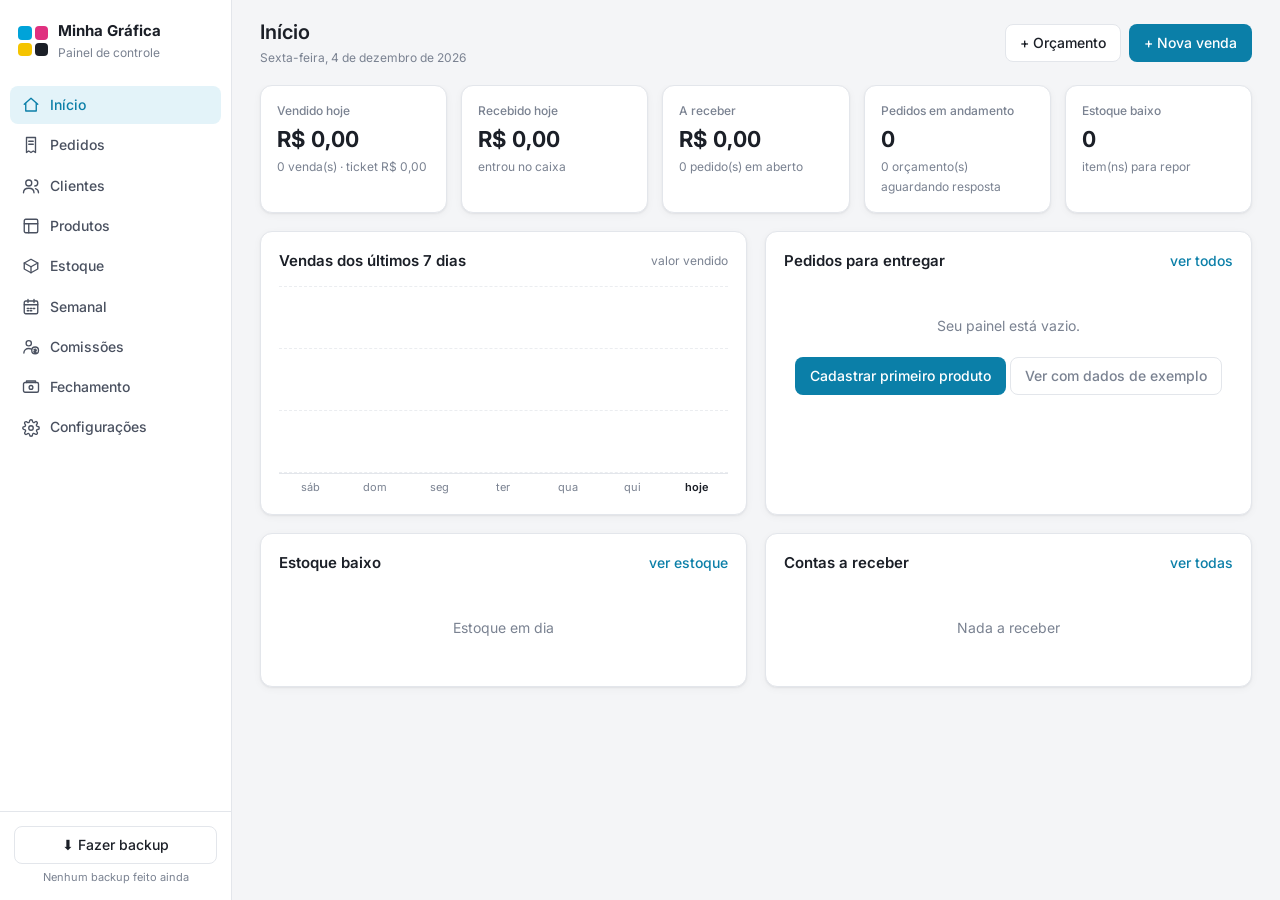
<file: grafica/index.html>
<!DOCTYPE html>
<html lang="pt-BR">
<head>
  <meta charset="UTF-8" />
  <meta name="viewport" content="width=device-width, initial-scale=1.0" />
  <title>Painel da Gráfica</title>
  <link rel="preconnect" href="https://fonts.googleapis.com" />
  <link href="https://fonts.googleapis.com/css2?family=Inter:wght@400;500;600;700&display=swap" rel="stylesheet" />
  <link rel="stylesheet" href="grafica.css" />
</head>
<body>

  <!-- SIDEBAR -->
  <aside class="sidebar" id="sidebar">
    <div class="brand">
      <div class="brand-mark" aria-hidden="true"><i></i><i></i><i></i><i></i></div>
      <div>
        <strong id="brand-nome">Minha Gráfica</strong>
        <small>Painel de controle</small>
      </div>
    </div>
    <nav class="nav">
      <button class="nav-item active" data-panel="inicio">
        <svg viewBox="0 0 24 24"><path d="M3 11l9-8 9 8"/><path d="M5 10v10h14V10"/></svg><span>Início</span>
      </button>
      <button class="nav-item" data-panel="vendas">
        <svg viewBox="0 0 24 24"><path d="M6 2h12v20l-3-2-3 2-3-2-3 2z"/><line x1="9" y1="7" x2="15" y2="7"/><line x1="9" y1="11" x2="15" y2="11"/></svg><span>Pedidos</span>
      </button>
      <button class="nav-item" data-panel="clientes">
        <svg viewBox="0 0 24 24"><circle cx="9" cy="8" r="4"/><path d="M2 21c0-4 3-6 7-6s7 2 7 6"/><path d="M17 4a4 4 0 010 8M22 21c0-3-2-5-4-5.5"/></svg><span>Clientes</span>
      </button>
      <button class="nav-item" data-panel="produtos">
        <svg viewBox="0 0 24 24"><rect x="3" y="3" width="18" height="18" rx="2"/><path d="M3 9h18M9 21V9"/></svg><span>Produtos</span>
      </button>
      <button class="nav-item" data-panel="estoque">
        <svg viewBox="0 0 24 24"><path d="M21 8l-9-5-9 5 9 5 9-5z"/><path d="M3 8v8l9 5 9-5V8"/><path d="M12 13v8"/></svg><span>Estoque</span>
      </button>
      <button class="nav-item" data-panel="semanal">
        <svg viewBox="0 0 24 24"><rect x="3" y="4" width="18" height="17" rx="2"/><path d="M3 9h18M8 2v4M16 2v4"/><path d="M7 14h2M11 14h2M15 14h2M7 17h2M11 17h2"/></svg><span>Semanal</span>
      </button>
      <button class="nav-item" data-panel="comissoes">
        <svg viewBox="0 0 24 24"><circle cx="9" cy="7" r="3.5"/><path d="M2.5 20c0-3.6 2.9-6 6.5-6 1.4 0 2.7.4 3.7 1"/><circle cx="17.5" cy="16.5" r="4.5"/><path d="M17.5 14.5v4M16 15.5h2.2a.9.9 0 010 1.8h-1.4a.9.9 0 000 1.8H19"/></svg><span>Comissões</span>
      </button>
      <button class="nav-item" data-panel="fechamento">
        <svg viewBox="0 0 24 24"><rect x="2" y="6" width="20" height="13" rx="2"/><circle cx="12" cy="12.5" r="2.5"/><path d="M6 6V4h12v2"/></svg><span>Fechamento</span>
      </button>
      <button class="nav-item" data-panel="config">
        <svg viewBox="0 0 24 24"><circle cx="12" cy="12" r="3"/><path d="M19.4 15a1.7 1.7 0 00.3 1.8l.1.1a2 2 0 11-2.8 2.8l-.1-.1a1.7 1.7 0 00-1.8-.3 1.7 1.7 0 00-1 1.5V21a2 2 0 11-4 0v-.1a1.7 1.7 0 00-1.1-1.5 1.7 1.7 0 00-1.8.3l-.1.1a2 2 0 11-2.8-2.8l.1-.1a1.7 1.7 0 00.3-1.8 1.7 1.7 0 00-1.5-1H3a2 2 0 110-4h.1a1.7 1.7 0 001.5-1.1 1.7 1.7 0 00-.3-1.8l-.1-.1a2 2 0 112.8-2.8l.1.1a1.7 1.7 0 001.8.3H9a1.7 1.7 0 001-1.5V3a2 2 0 114 0v.1a1.7 1.7 0 001 1.5 1.7 1.7 0 001.8-.3l.1-.1a2 2 0 112.8 2.8l-.1.1a1.7 1.7 0 00-.3 1.8V9a1.7 1.7 0 001.5 1H21a2 2 0 110 4h-.1a1.7 1.7 0 00-1.5 1z"/></svg><span>Configurações</span>
      </button>
    </nav>
    <div class="sidebar-foot">
      <button class="btn btn-ghost btn-block" onclick="exportBackup()">⬇ Fazer backup</button>
      <small id="backup-info" class="muted"></small>
    </div>
  </aside>

  <main class="main">
    <header class="topbar">
      <button class="icon-btn menu-btn" id="menu-btn" aria-label="Abrir menu">
        <svg viewBox="0 0 24 24"><line x1="3" y1="6" x2="21" y2="6"/><line x1="3" y1="12" x2="21" y2="12"/><line x1="3" y1="18" x2="21" y2="18"/></svg>
      </button>
      <div class="topbar-title">
        <h1 id="page-title">Início</h1>
        <span id="topbar-date" class="muted"></span>
      </div>
      <div class="topbar-actions">
        <button class="btn btn-ghost" onclick="abrirVenda(null, 'orcamento')">+ Orçamento</button>
        <button class="btn btn-primary" onclick="abrirVenda()">+ Nova venda</button>
      </div>
    </header>

    <div id="backup-alert" class="alert" hidden></div>

    <!-- INÍCIO -->
    <section class="panel active" id="panel-inicio">
      <div class="kpis" id="kpis"></div>
      <div class="grid-2">
        <div class="card">
          <div class="card-head"><h3>Vendas dos últimos 7 dias</h3><span class="muted small">valor vendido</span></div>
          <div id="chart-7d" class="chart"></div>
        </div>
        <div class="card">
          <div class="card-head"><h3>Pedidos para entregar</h3><button class="link" onclick="irPara('vendas')">ver todos</button></div>
          <div id="lista-entregas"></div>
        </div>
      </div>
      <div class="grid-2">
        <div class="card">
          <div class="card-head"><h3>Estoque baixo</h3><button class="link" onclick="irPara('estoque')">ver estoque</button></div>
          <div id="lista-estoque-baixo"></div>
        </div>
        <div class="card">
          <div class="card-head"><h3>Contas a receber</h3><button class="link" onclick="filtrarAReceber()">ver todas</button></div>
          <div id="lista-receber"></div>
        </div>
      </div>
    </section>

    <!-- VENDAS -->
    <section class="panel" id="panel-vendas">
      <div class="card">
        <div class="tabs" id="tabs-pedidos" role="tablist"></div>
        <div class="toolbar">
          <input type="search" id="f-venda-busca" placeholder="Buscar por nº, cliente ou produto…" />
          <select id="f-venda-pag">
            <option value="">Pagamento: todos</option>
            <option value="aberto">A receber</option>
            <option value="pago">Pago</option>
          </select>
          <select id="f-venda-status">
            <option value="">Produção: todos</option>
          </select>
          <input type="date" id="f-venda-de" title="De" />
          <input type="date" id="f-venda-ate" title="Até" />
          <button class="btn btn-ghost" onclick="limparFiltrosVenda()">Limpar</button>
        </div>
        <div class="table-wrap"><table class="table" id="tabela-vendas"></table></div>
        <div id="vendas-rodape" class="table-foot"></div>
      </div>
    </section>

    <!-- CLIENTES -->
    <section class="panel" id="panel-clientes">
      <div class="card">
        <div class="toolbar">
          <input type="search" id="f-cli-busca" placeholder="Buscar por nome, documento, telefone…" />
          <select id="f-cli-origem">
            <option value="">Origem: todas</option>
          </select>
          <span class="spacer"></span>
          <button class="btn btn-primary" onclick="abrirCliente()">+ Novo cliente</button>
        </div>
        <div class="table-wrap"><table class="table" id="tabela-clientes"></table></div>
      </div>
    </section>

    <!-- PRODUTOS -->
    <section class="panel" id="panel-produtos">
      <div class="card">
        <div class="toolbar">
          <input type="search" id="f-prod-busca" placeholder="Buscar produto…" />
          <select id="f-prod-cat"><option value="">Categoria: todas</option></select>
          <span class="spacer"></span>
          <button class="btn btn-primary" onclick="abrirProduto()">+ Novo produto</button>
        </div>
        <p class="hint">A <b>margem</b> mostra quanto do preço de venda sobra depois do custo. Abaixo de 30% fica em vermelho — vale revisar o preço.</p>
        <div class="table-wrap"><table class="table" id="tabela-produtos"></table></div>
      </div>
    </section>

    <!-- ESTOQUE -->
    <section class="panel" id="panel-estoque">
      <div class="kpis kpis-3" id="kpis-estoque"></div>
      <div class="card">
        <div class="toolbar">
          <input type="search" id="f-est-busca" placeholder="Buscar item…" />
          <select id="f-est-cat"><option value="">Categoria: todas</option></select>
          <label class="check"><input type="checkbox" id="f-est-baixo" /> Só estoque baixo</label>
          <span class="spacer"></span>
          <button class="btn btn-primary" onclick="abrirItemEstoque()">+ Novo item</button>
        </div>
        <div class="table-wrap"><table class="table" id="tabela-estoque"></table></div>
      </div>
    </section>

    <!-- SEMANAL -->
    <section class="panel" id="panel-semanal">
      <div class="card">
        <div class="toolbar">
          <button class="btn btn-ghost" onclick="mudarSemana(-1)" aria-label="Semana anterior">‹</button>
          <strong id="semana-titulo" class="semana-titulo"></strong>
          <button class="btn btn-ghost" onclick="mudarSemana(1)" aria-label="Próxima semana">›</button>
          <button class="btn btn-ghost" onclick="mudarSemana(0)">Esta semana</button>
          <span class="spacer"></span>
          <button class="btn btn-ghost" onclick="window.print()">🖨 Imprimir</button>
        </div>
        <div id="semana-conteudo"></div>
      </div>
      <div class="card">
        <div class="card-head"><h3>Últimas 8 semanas</h3><span class="muted small">clique numa semana para abrir</span></div>
        <div class="table-wrap"><table class="table" id="tabela-semanas"></table></div>
      </div>
    </section>

    <!-- COMISSÕES -->
    <section class="panel" id="panel-comissoes">
      <div class="card">
        <div class="toolbar">
          <select id="com-periodo">
            <option value="mes">Este mês</option>
            <option value="mespassado">Mês passado</option>
            <option value="semana">Esta semana</option>
            <option value="personalizado">Escolher datas…</option>
          </select>
          <input type="date" id="com-de" class="com-custom" title="De" hidden />
          <input type="date" id="com-ate" class="com-custom" title="Até" hidden />
          <span class="spacer"></span>
          <button class="btn btn-primary" onclick="abrirFuncionaria()">+ Funcionária</button>
        </div>
        <div id="com-conteudo"></div>
      </div>
      <div class="card">
        <div class="card-head"><h3>Comissões pagas</h3></div>
        <div class="table-wrap"><table class="table" id="tabela-com-pagas"></table></div>
      </div>
    </section>

    <!-- FECHAMENTO -->
    <section class="panel" id="panel-fechamento">
      <div class="card">
        <div class="toolbar">
          <label class="field-inline">Dia <input type="date" id="fech-data" /></label>
          <span id="fech-status"></span>
          <span class="spacer"></span>
          <button class="btn btn-ghost" onclick="abrirLancamento()">+ Despesa / Sangria / Suprimento</button>
          <button class="btn btn-ghost" onclick="window.print()">🖨 Imprimir</button>
        </div>
        <div id="fech-conteudo"></div>
      </div>
      <div class="card">
        <div class="card-head"><h3>Histórico de fechamentos</h3></div>
        <div class="table-wrap"><table class="table" id="tabela-fechamentos"></table></div>
      </div>
    </section>

    <!-- CONFIG -->
    <section class="panel" id="panel-config">
      <div class="grid-2">
        <div class="card">
          <div class="card-head"><h3>Dados da gráfica</h3></div>
          <form id="form-config" class="form">
            <label>Nome da gráfica<input name="nome" required /></label>
            <label>Telefone / WhatsApp<input name="telefone" /></label>
            <div class="row">
              <label>CNPJ<input name="cnpj" placeholder="00.000.000/0000-00" inputmode="numeric" /></label>
              <label>Chave Pix (vai nas cobranças)<input name="chavePix" placeholder="CNPJ, e-mail, telefone ou aleatória" /></label>
            </div>
            <label>Endereço<input name="endereco" /></label>
            <label>Fundo de caixa padrão (troco inicial)<input name="fundoCaixa" type="number" step="0.01" min="0" /></label>
            <label>Status de produção (um por linha)<textarea name="statusProducao" rows="5"></textarea></label>
            <div class="form-actions"><button class="btn btn-primary" type="submit">Salvar</button></div>
          </form>
        </div>
        <div class="card">
          <div class="card-head"><h3>Backup e dados</h3></div>
          <p class="hint">Os dados ficam salvos <b>neste navegador, neste computador</b>. Faça backup com frequência (sugestão: todo fechamento de caixa) e guarde o arquivo no Google Drive ou num pendrive. Para usar em outro computador, é só restaurar o backup lá.</p>
          <div class="stack">
            <button class="btn btn-primary" onclick="exportBackup()">⬇ Baixar backup (.json)</button>
            <button class="btn btn-ghost" onclick="document.getElementById('input-restore').click()">⬆ Restaurar backup</button>
            <input type="file" id="input-restore" accept="application/json,.json" hidden />
            <button class="btn btn-ghost" onclick="exportCSV('vendas')">Exportar vendas (planilha .csv)</button>
            <button class="btn btn-ghost" onclick="exportCSV('clientes')">Exportar clientes (planilha .csv)</button>
            <hr />
            <button class="btn btn-ghost" onclick="carregarExemplos()">Carregar dados de exemplo</button>
            <button class="btn btn-danger" onclick="apagarTudo()">Apagar todos os dados</button>
          </div>
        </div>
      </div>
    </section>
  </main>

  <!-- MODAL GENÉRICO -->
  <div class="modal-bg" id="modal" hidden>
    <div class="modal" role="dialog" aria-modal="true" aria-labelledby="modal-title">
      <div class="modal-head">
        <h2 id="modal-title"></h2>
        <button class="icon-btn" onclick="fecharModal()" aria-label="Fechar">✕</button>
      </div>
      <div class="modal-body" id="modal-body"></div>
    </div>
  </div>

  <div id="toast" class="toast" hidden></div>
  <div id="tooltip" class="tooltip" hidden></div>

  <script src="grafica.js"></script>
</body>
</html>
</file>
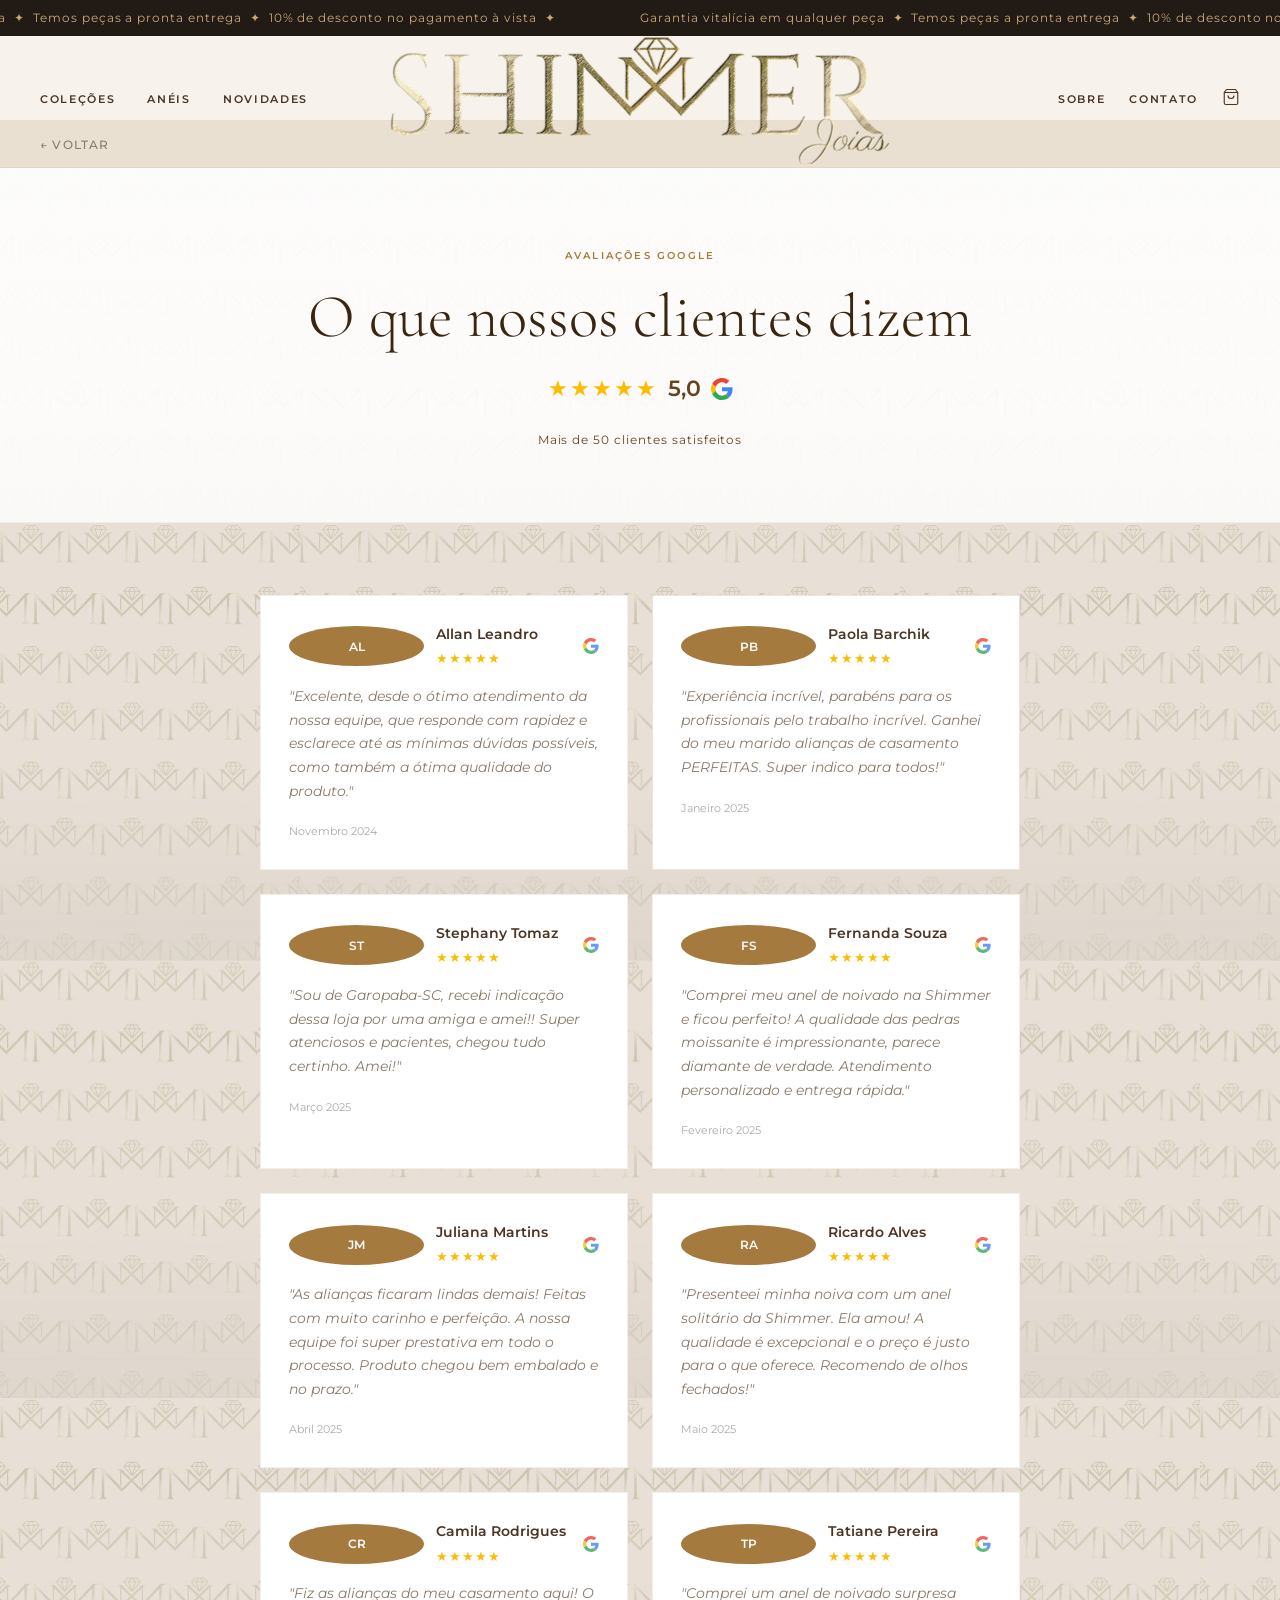
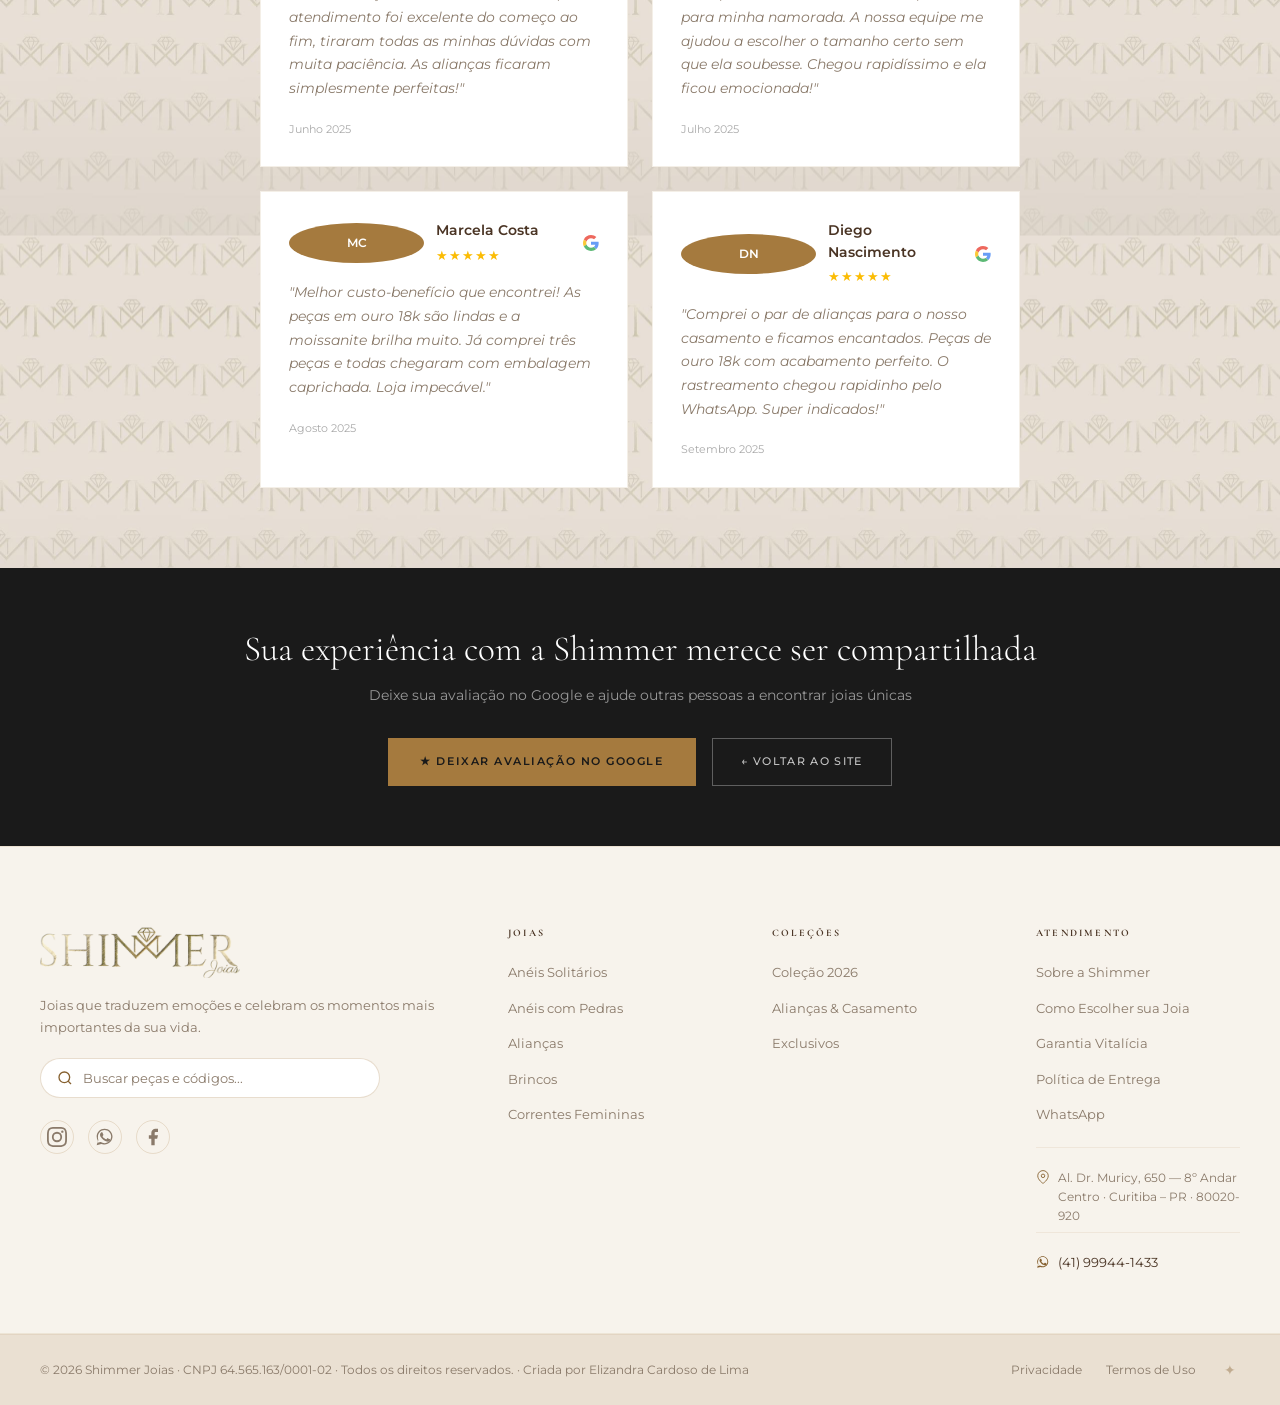
<file: avaliacoes.html>
<!DOCTYPE html>
<html lang="pt-BR">
<head>
  <meta charset="UTF-8" />
  <meta name="viewport" content="width=device-width, initial-scale=1.0" />
  <title>Avaliações — SHIMMER JOIAS</title>
  <meta name="description" content="Veja o que nossos clientes dizem sobre a Shimmer Joias. Avaliações reais de quem já comprou nossas joias em ouro 18k." />
  <meta property="og:type" content="website" />
  <meta property="og:site_name" content="SHIMMER JOIAS" />
  <meta property="og:title" content="Avaliações — SHIMMER JOIAS" />
  <meta property="og:description" content="Veja o que nossos clientes dizem sobre a Shimmer Joias. Avaliações reais de quem já comprou nossas joias em ouro 18k." />
  <meta property="og:image" content="https://shimmerjoias.store/images/logo.png" />
  <meta property="og:url" content="https://shimmer-joias.vercel.app/avaliacoes.html" />
  <meta name="twitter:card" content="summary_large_image" />
  <meta name="twitter:image" content="https://shimmer-joias.vercel.app/images/SH-1014.jpg" />
  <link rel="icon" href="images/logo.png" />
  <link rel="preload" href="images/logo.png" as="image" />
  <link rel="stylesheet" href="css/style.css" />
  <link rel="preconnect" href="https://fonts.googleapis.com" />
  <link rel="preconnect" href="https://fonts.gstatic.com" crossorigin />
  <link href="https://fonts.googleapis.com/css2?family=Cormorant+Garamond:ital,wght@0,300;0,400;0,600;1,300;1,400&family=Montserrat:wght@300;400;500;600&display=swap" rel="stylesheet" />
  <style>
    /* ===== PAGE-SPECIFIC STYLES ===== */

    /* Announcement bar */
    .announcement-bar {
      background: var(--dark);
      color: var(--gold-light);
      padding: 10px 0;
      font-size: 12px;
      letter-spacing: 0.08em;
      overflow: hidden;
    }
    .announcement-track {
      display: flex;
      width: max-content;
      animation: marqueeScroll 30s linear infinite;
    }
    .announcement-track span { white-space: nowrap; padding-right: 80px; }
    @keyframes marqueeScroll {
      from { transform: translateX(0); }
      to { transform: translateX(-50%); }
    }

    /* Back link bar */
    .back-bar {
      background: var(--cream);
      border-bottom: 1px solid rgba(201,168,76,0.15);
      padding: 10px 40px;
    }
    .back-bar a {
      font-size: 12px;
      letter-spacing: 0.1em;
      text-transform: uppercase;
      color: var(--gray);
      font-weight: 500;
      transition: color 0.3s;
      display: inline-flex;
      align-items: center;
      gap: 6px;
    }
    .back-bar a:hover { color: var(--gold); }

    /* Hero section */
    .aval-hero {
      background: transparent;
      border-bottom: 1px solid rgba(201,168,76,0.15);
      padding: 80px 40px 72px;
      text-align: center;
    }
    .aval-hero .section-label {
      font-family: 'Montserrat', sans-serif;
      font-size: 10px;
      letter-spacing: 0.22em;
      text-transform: uppercase;
      color: var(--gold);
      margin-bottom: 20px;
      display: block;
    }
    .aval-hero h1 {
      font-family: 'Cormorant Garamond', serif;
      font-size: clamp(2.4rem, 5vw, 3.8rem);
      font-weight: 300;
      color: #654321;
      line-height: 1.1;
      margin-bottom: 28px;
    }
    .aval-hero-rating {
      display: inline-flex;
      align-items: center;
      gap: 10px;
      justify-content: center;
      margin-bottom: 16px;
    }
    .aval-hero-stars {
      font-size: 22px;
      color: #fbbc04;
      letter-spacing: 2px;
      line-height: 1;
    }
    .aval-hero-score {
      font-family: 'Montserrat', sans-serif;
      font-size: 22px;
      font-weight: 600;
      color: #654321;
      line-height: 1;
    }
    .aval-hero-subtitle {
      font-family: 'Montserrat', sans-serif;
      font-size: 12px;
      letter-spacing: 0.08em;
      color: var(--gray);
      margin-top: 14px;
    }

    /* Reviews section */
    .aval-reviews-section {
      background-image: url('images/bg-pattern.jpg');
      background-size: 300px;
      background-repeat: repeat;
      padding: 72px 40px 80px;
    }

    /* 2-column grid, max 760px, centered */
    .dep-grid-page {
      display: grid;
      grid-template-columns: repeat(2, 1fr);
      gap: 24px;
      max-width: 760px;
      margin: 0 auto;
    }

    /* Override carousel-specific styles for page grid usage */
    .dep-grid-page .depoimento-card {
      min-width: 0;
      flex-shrink: unset;
      scroll-snap-align: unset;
      padding: 28px;
      border-radius: 0;
    }

    /* Review date */
    .depoimento-date {
      font-family: 'Montserrat', sans-serif;
      font-size: 11px;
      color: #aaa;
      margin-top: 4px;
    }
    .depoimento-card.featured .depoimento-date {
      color: #aaa;
    }

    /* CTA section */
    .aval-cta {
      background: #1a1a1a;
      padding: 60px 40px;
      text-align: center;
    }
    .aval-cta h3 {
      font-family: 'Cormorant Garamond', serif;
      font-size: clamp(1.6rem, 3vw, 2.2rem);
      font-weight: 300;
      color: #fff;
      margin-bottom: 14px;
    }
    .aval-cta p {
      font-family: 'Montserrat', sans-serif;
      font-size: 0.85rem;
      color: rgba(255,255,255,0.55);
      margin-bottom: 32px;
      line-height: 1.65;
    }
    .aval-cta-btns {
      display: flex;
      align-items: center;
      justify-content: center;
      gap: 16px;
      flex-wrap: wrap;
    }
    .btn-gold-cta {
      display: inline-flex;
      align-items: center;
      gap: 8px;
      background: var(--gold);
      color: #1a1a1a;
      font-family: 'Montserrat', sans-serif;
      font-size: 11px;
      font-weight: 600;
      letter-spacing: 0.14em;
      text-transform: uppercase;
      padding: 15px 32px;
      border: none;
      cursor: pointer;
      text-decoration: none;
      transition: background 0.3s, transform 0.2s;
    }
    .btn-gold-cta:hover {
      background: var(--gold-dark);
      transform: translateY(-1px);
    }
    .btn-outline-cta {
      display: inline-flex;
      align-items: center;
      gap: 8px;
      background: transparent;
      color: rgba(255,255,255,0.75);
      font-family: 'Montserrat', sans-serif;
      font-size: 11px;
      font-weight: 500;
      letter-spacing: 0.12em;
      text-transform: uppercase;
      padding: 14px 28px;
      border: 1px solid rgba(255,255,255,0.3);
      cursor: pointer;
      text-decoration: none;
      transition: border-color 0.3s, color 0.3s;
    }
    .btn-outline-cta:hover {
      border-color: rgba(255,255,255,0.7);
      color: #fff;
    }

    /* Responsive */
    /* ===== FUNDO PATTERN + DEGRADÊ BRANCO + TEXTO MARROM ===== */
    body {
      background:
        linear-gradient(180deg,
          rgba(255,255,255,0.96) 0%,
          rgba(255,255,255,0.80) 25%,
          rgba(255,255,255,0.75) 50%,
          rgba(255,255,255,0.80) 75%,
          rgba(255,255,255,0.96) 100%
        ),
        url('images/bg-pattern.jpg') repeat center / 260px;
    }
    .aval-hero h1, .aval-hero h2 { color: #3a2510; }
    .aval-hero p                  { color: #654321; }

    @media (max-width: 640px) {
      .back-bar { padding: 10px 20px; }
      .aval-hero { padding: 64px 20px 56px; }
      .aval-reviews-section { padding: 48px 20px 56px; }
      .dep-grid-page { grid-template-columns: 1fr; }
      .aval-cta { padding: 48px 20px; }
      .aval-cta-btns { flex-direction: column; }
    }
  </style>
</head>
<body>

  <!-- ANNOUNCEMENT BAR -->
  <div class="announcement-bar">
    <div class="announcement-track">
      <span>Garantia vitalícia em qualquer peça &nbsp;✦&nbsp; Temos peças a pronta entrega &nbsp;✦&nbsp; 10% de desconto no pagamento à vista &nbsp;✦&nbsp; Garantia vitalícia em qualquer peça &nbsp;✦&nbsp; Temos peças a pronta entrega &nbsp;✦&nbsp; 10% de desconto no pagamento à vista &nbsp;✦&nbsp; </span>
      <span>Garantia vitalícia em qualquer peça &nbsp;✦&nbsp; Temos peças a pronta entrega &nbsp;✦&nbsp; 10% de desconto no pagamento à vista &nbsp;✦&nbsp; Garantia vitalícia em qualquer peça &nbsp;✦&nbsp; Temos peças a pronta entrega &nbsp;✦&nbsp; 10% de desconto no pagamento à vista &nbsp;✦&nbsp; </span>
    </div>
  </div>

  <!-- HEADER -->
  <header id="header">
    <div class="header-inner">
      <nav class="nav-left">
        <a href="index.html#colecoes">Coleções</a>
        <a href="categoria.html?cat=aneis">Anéis</a>
        <a href="index.html#novidades">Novidades</a>
      </nav>
      <a href="index.html" class="logo">
        <img src="images/logo.png" alt="SHIMMER JOIAS" class="logo-img" />
      </a>
      <nav class="nav-right">
        <a href="index.html#sobre" class="nav-hide-mobile">Sobre</a>
        <a href="index.html#contato" class="nav-hide-mobile">Contato</a>
        <a href="#" class="nav-icon" aria-label="Sacola">
          <svg width="18" height="18" viewBox="0 0 24 24" fill="none" stroke="currentColor" stroke-width="1.5"><path d="M6 2L3 6v14a2 2 0 002 2h14a2 2 0 002-2V6l-3-4z"/><line x1="3" y1="6" x2="21" y2="6"/><path d="M16 10a4 4 0 01-8 0"/></svg>
        </a>
        <button class="hamburger" id="hamburger" aria-label="Menu">
          <span></span><span></span><span></span>
        </button>
      </nav>
    </div>
  </header>

  <!-- MENU MOBILE -->
  <div class="mobile-menu" id="mobile-menu">
    <div class="mobile-menu-inner">
      <p class="mobile-menu-label">Joias</p>
      <a href="categoria.html?cat=solitarios">Anéis Solitários</a>
      <a href="categoria.html?cat=aneis">Anéis com Pedras</a>
      <a href="categoria.html?cat=aparadores">Aparadores</a>
      <a href="categoria.html?cat=aneis-formatura">Anéis de Formatura</a>
      <a href="categoria.html?cat=aneis-masculinos">Anéis Masculinos</a>
      <a href="categoria.html?cat=pulseiras-femininas">Pulseiras</a>
      <a href="categoria.html?cat=brincos">Brincos</a>
      <div class="mobile-divider"></div>
      <p class="mobile-menu-label">Coleções</p>
      <a href="categoria.html?cat=casamento" class="mobile-destaque">Alianças &amp; Casamento</a>
      <div class="mobile-divider"></div>
      <a href="index.html">Início</a>
      <a href="index.html#sobre">Sobre</a>
      <a href="index.html#contato">Contato</a>
    </div>
  </div>

  <!-- BACK BAR -->
  <div class="back-bar">
    <a href="index.html">← Voltar</a>
  </div>

  <!-- HERO -->
  <section class="aval-hero">
    <span class="section-label">Avaliações Google</span>
    <h1>O que nossos clientes dizem</h1>
    <div class="aval-hero-rating">
      <span class="aval-hero-stars">★★★★★</span>
      <span class="aval-hero-score">5,0</span>
      <!-- Google G badge SVG -->
      <svg width="22" height="22" viewBox="0 0 48 48" xmlns="http://www.w3.org/2000/svg" aria-label="Google">
        <path fill="#EA4335" d="M24 9.5c3.54 0 6.71 1.22 9.21 3.6l6.85-6.85C35.9 2.38 30.47 0 24 0 14.62 0 6.51 5.38 2.56 13.22l7.98 6.19C12.43 13.72 17.74 9.5 24 9.5z"/>
        <path fill="#4285F4" d="M46.98 24.55c0-1.57-.15-3.09-.38-4.55H24v9.02h12.94c-.58 2.96-2.26 5.48-4.78 7.18l7.73 6c4.51-4.18 7.09-10.36 7.09-17.65z"/>
        <path fill="#FBBC05" d="M10.53 28.59c-.48-1.45-.76-2.99-.76-4.59s.27-3.14.76-4.59l-7.98-6.19C.92 16.46 0 20.12 0 24c0 3.88.92 7.54 2.56 10.78l7.97-6.19z"/>
        <path fill="#34A853" d="M24 48c6.48 0 11.93-2.13 15.89-5.81l-7.73-6c-2.18 1.48-4.97 2.29-8.16 2.29-6.26 0-11.57-4.22-13.47-9.91l-7.98 6.19C6.51 42.62 14.62 48 24 48z"/>
        <path fill="none" d="M0 0h48v48H0z"/>
      </svg>
    </div>
    <p class="aval-hero-subtitle">Mais de 50 clientes satisfeitos</p>
  </section>

  <!-- REVIEWS GRID -->
  <section class="aval-reviews-section">
    <div class="dep-grid-page">

      <!-- Card 1 — Allan Leandro -->
      <div class="depoimento-card">
        <div class="depoimento-header">
          <div class="autor-avatar">AL</div>
          <div>
            <strong>Allan Leandro</strong>
            <div class="depoimento-stars">★★★★★</div>
          </div>
          <!-- Google badge -->
          <svg class="google-badge" width="16" height="16" viewBox="0 0 48 48" xmlns="http://www.w3.org/2000/svg" aria-label="Google">
            <path fill="#EA4335" d="M24 9.5c3.54 0 6.71 1.22 9.21 3.6l6.85-6.85C35.9 2.38 30.47 0 24 0 14.62 0 6.51 5.38 2.56 13.22l7.98 6.19C12.43 13.72 17.74 9.5 24 9.5z"/>
            <path fill="#4285F4" d="M46.98 24.55c0-1.57-.15-3.09-.38-4.55H24v9.02h12.94c-.58 2.96-2.26 5.48-4.78 7.18l7.73 6c4.51-4.18 7.09-10.36 7.09-17.65z"/>
            <path fill="#FBBC05" d="M10.53 28.59c-.48-1.45-.76-2.99-.76-4.59s.27-3.14.76-4.59l-7.98-6.19C.92 16.46 0 20.12 0 24c0 3.88.92 7.54 2.56 10.78l7.97-6.19z"/>
            <path fill="#34A853" d="M24 48c6.48 0 11.93-2.13 15.89-5.81l-7.73-6c-2.18 1.48-4.97 2.29-8.16 2.29-6.26 0-11.57-4.22-13.47-9.91l-7.98 6.19C6.51 42.62 14.62 48 24 48z"/>
            <path fill="none" d="M0 0h48v48H0z"/>
          </svg>
        </div>
        <p>"Excelente, desde o ótimo atendimento da nossa equipe, que responde com rapidez e esclarece até as mínimas dúvidas possíveis, como também a ótima qualidade do produto."</p>
        <span class="depoimento-date">Novembro 2024</span>
      </div>

      <!-- Card 2 — Paola Barchik (featured) -->
      <div class="depoimento-card featured">
        <div class="depoimento-header">
          <div class="autor-avatar">PB</div>
          <div>
            <strong>Paola Barchik</strong>
            <div class="depoimento-stars">★★★★★</div>
          </div>
          <!-- Google badge -->
          <svg class="google-badge" width="16" height="16" viewBox="0 0 48 48" xmlns="http://www.w3.org/2000/svg" aria-label="Google">
            <path fill="#EA4335" d="M24 9.5c3.54 0 6.71 1.22 9.21 3.6l6.85-6.85C35.9 2.38 30.47 0 24 0 14.62 0 6.51 5.38 2.56 13.22l7.98 6.19C12.43 13.72 17.74 9.5 24 9.5z"/>
            <path fill="#4285F4" d="M46.98 24.55c0-1.57-.15-3.09-.38-4.55H24v9.02h12.94c-.58 2.96-2.26 5.48-4.78 7.18l7.73 6c4.51-4.18 7.09-10.36 7.09-17.65z"/>
            <path fill="#FBBC05" d="M10.53 28.59c-.48-1.45-.76-2.99-.76-4.59s.27-3.14.76-4.59l-7.98-6.19C.92 16.46 0 20.12 0 24c0 3.88.92 7.54 2.56 10.78l7.97-6.19z"/>
            <path fill="#34A853" d="M24 48c6.48 0 11.93-2.13 15.89-5.81l-7.73-6c-2.18 1.48-4.97 2.29-8.16 2.29-6.26 0-11.57-4.22-13.47-9.91l-7.98 6.19C6.51 42.62 14.62 48 24 48z"/>
            <path fill="none" d="M0 0h48v48H0z"/>
          </svg>
        </div>
        <p>"Experiência incrível, parabéns para os profissionais pelo trabalho incrível. Ganhei do meu marido alianças de casamento PERFEITAS. Super indico para todos!"</p>
        <span class="depoimento-date">Janeiro 2025</span>
      </div>

      <!-- Card 3 — Stephany Tomaz -->
      <div class="depoimento-card">
        <div class="depoimento-header">
          <div class="autor-avatar">ST</div>
          <div>
            <strong>Stephany Tomaz</strong>
            <div class="depoimento-stars">★★★★★</div>
          </div>
          <!-- Google badge -->
          <svg class="google-badge" width="16" height="16" viewBox="0 0 48 48" xmlns="http://www.w3.org/2000/svg" aria-label="Google">
            <path fill="#EA4335" d="M24 9.5c3.54 0 6.71 1.22 9.21 3.6l6.85-6.85C35.9 2.38 30.47 0 24 0 14.62 0 6.51 5.38 2.56 13.22l7.98 6.19C12.43 13.72 17.74 9.5 24 9.5z"/>
            <path fill="#4285F4" d="M46.98 24.55c0-1.57-.15-3.09-.38-4.55H24v9.02h12.94c-.58 2.96-2.26 5.48-4.78 7.18l7.73 6c4.51-4.18 7.09-10.36 7.09-17.65z"/>
            <path fill="#FBBC05" d="M10.53 28.59c-.48-1.45-.76-2.99-.76-4.59s.27-3.14.76-4.59l-7.98-6.19C.92 16.46 0 20.12 0 24c0 3.88.92 7.54 2.56 10.78l7.97-6.19z"/>
            <path fill="#34A853" d="M24 48c6.48 0 11.93-2.13 15.89-5.81l-7.73-6c-2.18 1.48-4.97 2.29-8.16 2.29-6.26 0-11.57-4.22-13.47-9.91l-7.98 6.19C6.51 42.62 14.62 48 24 48z"/>
            <path fill="none" d="M0 0h48v48H0z"/>
          </svg>
        </div>
        <p>"Sou de Garopaba-SC, recebi indicação dessa loja por uma amiga e amei!! Super atenciosos e pacientes, chegou tudo certinho. Amei!"</p>
        <span class="depoimento-date">Março 2025</span>
      </div>

      <!-- Card 4 — Fernanda Souza -->
      <div class="depoimento-card">
        <div class="depoimento-header">
          <div class="autor-avatar">FS</div>
          <div>
            <strong>Fernanda Souza</strong>
            <div class="depoimento-stars">★★★★★</div>
          </div>
          <!-- Google badge -->
          <svg class="google-badge" width="16" height="16" viewBox="0 0 48 48" xmlns="http://www.w3.org/2000/svg" aria-label="Google">
            <path fill="#EA4335" d="M24 9.5c3.54 0 6.71 1.22 9.21 3.6l6.85-6.85C35.9 2.38 30.47 0 24 0 14.62 0 6.51 5.38 2.56 13.22l7.98 6.19C12.43 13.72 17.74 9.5 24 9.5z"/>
            <path fill="#4285F4" d="M46.98 24.55c0-1.57-.15-3.09-.38-4.55H24v9.02h12.94c-.58 2.96-2.26 5.48-4.78 7.18l7.73 6c4.51-4.18 7.09-10.36 7.09-17.65z"/>
            <path fill="#FBBC05" d="M10.53 28.59c-.48-1.45-.76-2.99-.76-4.59s.27-3.14.76-4.59l-7.98-6.19C.92 16.46 0 20.12 0 24c0 3.88.92 7.54 2.56 10.78l7.97-6.19z"/>
            <path fill="#34A853" d="M24 48c6.48 0 11.93-2.13 15.89-5.81l-7.73-6c-2.18 1.48-4.97 2.29-8.16 2.29-6.26 0-11.57-4.22-13.47-9.91l-7.98 6.19C6.51 42.62 14.62 48 24 48z"/>
            <path fill="none" d="M0 0h48v48H0z"/>
          </svg>
        </div>
        <p>"Comprei meu anel de noivado na Shimmer e ficou perfeito! A qualidade das pedras moissanite é impressionante, parece diamante de verdade. Atendimento personalizado e entrega rápida."</p>
        <span class="depoimento-date">Fevereiro 2025</span>
      </div>

      <!-- Card 5 — Juliana Martins -->
      <div class="depoimento-card">
        <div class="depoimento-header">
          <div class="autor-avatar">JM</div>
          <div>
            <strong>Juliana Martins</strong>
            <div class="depoimento-stars">★★★★★</div>
          </div>
          <!-- Google badge -->
          <svg class="google-badge" width="16" height="16" viewBox="0 0 48 48" xmlns="http://www.w3.org/2000/svg" aria-label="Google">
            <path fill="#EA4335" d="M24 9.5c3.54 0 6.71 1.22 9.21 3.6l6.85-6.85C35.9 2.38 30.47 0 24 0 14.62 0 6.51 5.38 2.56 13.22l7.98 6.19C12.43 13.72 17.74 9.5 24 9.5z"/>
            <path fill="#4285F4" d="M46.98 24.55c0-1.57-.15-3.09-.38-4.55H24v9.02h12.94c-.58 2.96-2.26 5.48-4.78 7.18l7.73 6c4.51-4.18 7.09-10.36 7.09-17.65z"/>
            <path fill="#FBBC05" d="M10.53 28.59c-.48-1.45-.76-2.99-.76-4.59s.27-3.14.76-4.59l-7.98-6.19C.92 16.46 0 20.12 0 24c0 3.88.92 7.54 2.56 10.78l7.97-6.19z"/>
            <path fill="#34A853" d="M24 48c6.48 0 11.93-2.13 15.89-5.81l-7.73-6c-2.18 1.48-4.97 2.29-8.16 2.29-6.26 0-11.57-4.22-13.47-9.91l-7.98 6.19C6.51 42.62 14.62 48 24 48z"/>
            <path fill="none" d="M0 0h48v48H0z"/>
          </svg>
        </div>
        <p>"As alianças ficaram lindas demais! Feitas com muito carinho e perfeição. A nossa equipe foi super prestativa em todo o processo. Produto chegou bem embalado e no prazo."</p>
        <span class="depoimento-date">Abril 2025</span>
      </div>

      <!-- Card 6 — Ricardo Alves -->
      <div class="depoimento-card">
        <div class="depoimento-header">
          <div class="autor-avatar">RA</div>
          <div>
            <strong>Ricardo Alves</strong>
            <div class="depoimento-stars">★★★★★</div>
          </div>
          <svg class="google-badge" width="16" height="16" viewBox="0 0 48 48" xmlns="http://www.w3.org/2000/svg" aria-label="Google">
            <path fill="#EA4335" d="M24 9.5c3.54 0 6.71 1.22 9.21 3.6l6.85-6.85C35.9 2.38 30.47 0 24 0 14.62 0 6.51 5.38 2.56 13.22l7.98 6.19C12.43 13.72 17.74 9.5 24 9.5z"/>
            <path fill="#4285F4" d="M46.98 24.55c0-1.57-.15-3.09-.38-4.55H24v9.02h12.94c-.58 2.96-2.26 5.48-4.78 7.18l7.73 6c4.51-4.18 7.09-10.36 7.09-17.65z"/>
            <path fill="#FBBC05" d="M10.53 28.59c-.48-1.45-.76-2.99-.76-4.59s.27-3.14.76-4.59l-7.98-6.19C.92 16.46 0 20.12 0 24c0 3.88.92 7.54 2.56 10.78l7.97-6.19z"/>
            <path fill="#34A853" d="M24 48c6.48 0 11.93-2.13 15.89-5.81l-7.73-6c-2.18 1.48-4.97 2.29-8.16 2.29-6.26 0-11.57-4.22-13.47-9.91l-7.98 6.19C6.51 42.62 14.62 48 24 48z"/>
            <path fill="none" d="M0 0h48v48H0z"/>
          </svg>
        </div>
        <p>"Presenteei minha noiva com um anel solitário da Shimmer. Ela amou! A qualidade é excepcional e o preço é justo para o que oferece. Recomendo de olhos fechados!"</p>
        <span class="depoimento-date">Maio 2025</span>
      </div>

      <!-- Card 7 — Camila Rodrigues -->
      <div class="depoimento-card">
        <div class="depoimento-header">
          <div class="autor-avatar">CR</div>
          <div>
            <strong>Camila Rodrigues</strong>
            <div class="depoimento-stars">★★★★★</div>
          </div>
          <svg class="google-badge" width="16" height="16" viewBox="0 0 48 48" xmlns="http://www.w3.org/2000/svg" aria-label="Google">
            <path fill="#EA4335" d="M24 9.5c3.54 0 6.71 1.22 9.21 3.6l6.85-6.85C35.9 2.38 30.47 0 24 0 14.62 0 6.51 5.38 2.56 13.22l7.98 6.19C12.43 13.72 17.74 9.5 24 9.5z"/>
            <path fill="#4285F4" d="M46.98 24.55c0-1.57-.15-3.09-.38-4.55H24v9.02h12.94c-.58 2.96-2.26 5.48-4.78 7.18l7.73 6c4.51-4.18 7.09-10.36 7.09-17.65z"/>
            <path fill="#FBBC05" d="M10.53 28.59c-.48-1.45-.76-2.99-.76-4.59s.27-3.14.76-4.59l-7.98-6.19C.92 16.46 0 20.12 0 24c0 3.88.92 7.54 2.56 10.78l7.97-6.19z"/>
            <path fill="#34A853" d="M24 48c6.48 0 11.93-2.13 15.89-5.81l-7.73-6c-2.18 1.48-4.97 2.29-8.16 2.29-6.26 0-11.57-4.22-13.47-9.91l-7.98 6.19C6.51 42.62 14.62 48 24 48z"/>
            <path fill="none" d="M0 0h48v48H0z"/>
          </svg>
        </div>
        <p>"Fiz as alianças do meu casamento aqui! O atendimento foi excelente do começo ao fim, tiraram todas as minhas dúvidas com muita paciência. As alianças ficaram simplesmente perfeitas!"</p>
        <span class="depoimento-date">Junho 2025</span>
      </div>

      <!-- Card 8 — Tatiane Pereira -->
      <div class="depoimento-card">
        <div class="depoimento-header">
          <div class="autor-avatar">TP</div>
          <div>
            <strong>Tatiane Pereira</strong>
            <div class="depoimento-stars">★★★★★</div>
          </div>
          <svg class="google-badge" width="16" height="16" viewBox="0 0 48 48" xmlns="http://www.w3.org/2000/svg" aria-label="Google">
            <path fill="#EA4335" d="M24 9.5c3.54 0 6.71 1.22 9.21 3.6l6.85-6.85C35.9 2.38 30.47 0 24 0 14.62 0 6.51 5.38 2.56 13.22l7.98 6.19C12.43 13.72 17.74 9.5 24 9.5z"/>
            <path fill="#4285F4" d="M46.98 24.55c0-1.57-.15-3.09-.38-4.55H24v9.02h12.94c-.58 2.96-2.26 5.48-4.78 7.18l7.73 6c4.51-4.18 7.09-10.36 7.09-17.65z"/>
            <path fill="#FBBC05" d="M10.53 28.59c-.48-1.45-.76-2.99-.76-4.59s.27-3.14.76-4.59l-7.98-6.19C.92 16.46 0 20.12 0 24c0 3.88.92 7.54 2.56 10.78l7.97-6.19z"/>
            <path fill="#34A853" d="M24 48c6.48 0 11.93-2.13 15.89-5.81l-7.73-6c-2.18 1.48-4.97 2.29-8.16 2.29-6.26 0-11.57-4.22-13.47-9.91l-7.98 6.19C6.51 42.62 14.62 48 24 48z"/>
            <path fill="none" d="M0 0h48v48H0z"/>
          </svg>
        </div>
        <p>"Comprei um anel de noivado surpresa para minha namorada. A nossa equipe me ajudou a escolher o tamanho certo sem que ela soubesse. Chegou rapidíssimo e ela ficou emocionada!"</p>
        <span class="depoimento-date">Julho 2025</span>
      </div>

      <!-- Card 9 — Marcela Costa -->
      <div class="depoimento-card">
        <div class="depoimento-header">
          <div class="autor-avatar">MC</div>
          <div>
            <strong>Marcela Costa</strong>
            <div class="depoimento-stars">★★★★★</div>
          </div>
          <svg class="google-badge" width="16" height="16" viewBox="0 0 48 48" xmlns="http://www.w3.org/2000/svg" aria-label="Google">
            <path fill="#EA4335" d="M24 9.5c3.54 0 6.71 1.22 9.21 3.6l6.85-6.85C35.9 2.38 30.47 0 24 0 14.62 0 6.51 5.38 2.56 13.22l7.98 6.19C12.43 13.72 17.74 9.5 24 9.5z"/>
            <path fill="#4285F4" d="M46.98 24.55c0-1.57-.15-3.09-.38-4.55H24v9.02h12.94c-.58 2.96-2.26 5.48-4.78 7.18l7.73 6c4.51-4.18 7.09-10.36 7.09-17.65z"/>
            <path fill="#FBBC05" d="M10.53 28.59c-.48-1.45-.76-2.99-.76-4.59s.27-3.14.76-4.59l-7.98-6.19C.92 16.46 0 20.12 0 24c0 3.88.92 7.54 2.56 10.78l7.97-6.19z"/>
            <path fill="#34A853" d="M24 48c6.48 0 11.93-2.13 15.89-5.81l-7.73-6c-2.18 1.48-4.97 2.29-8.16 2.29-6.26 0-11.57-4.22-13.47-9.91l-7.98 6.19C6.51 42.62 14.62 48 24 48z"/>
            <path fill="none" d="M0 0h48v48H0z"/>
          </svg>
        </div>
        <p>"Melhor custo-benefício que encontrei! As peças em ouro 18k são lindas e a moissanite brilha muito. Já comprei três peças e todas chegaram com embalagem caprichada. Loja impecável."</p>
        <span class="depoimento-date">Agosto 2025</span>
      </div>

      <!-- Card 10 — Diego Nascimento -->
      <div class="depoimento-card">
        <div class="depoimento-header">
          <div class="autor-avatar">DN</div>
          <div>
            <strong>Diego Nascimento</strong>
            <div class="depoimento-stars">★★★★★</div>
          </div>
          <svg class="google-badge" width="16" height="16" viewBox="0 0 48 48" xmlns="http://www.w3.org/2000/svg" aria-label="Google">
            <path fill="#EA4335" d="M24 9.5c3.54 0 6.71 1.22 9.21 3.6l6.85-6.85C35.9 2.38 30.47 0 24 0 14.62 0 6.51 5.38 2.56 13.22l7.98 6.19C12.43 13.72 17.74 9.5 24 9.5z"/>
            <path fill="#4285F4" d="M46.98 24.55c0-1.57-.15-3.09-.38-4.55H24v9.02h12.94c-.58 2.96-2.26 5.48-4.78 7.18l7.73 6c4.51-4.18 7.09-10.36 7.09-17.65z"/>
            <path fill="#FBBC05" d="M10.53 28.59c-.48-1.45-.76-2.99-.76-4.59s.27-3.14.76-4.59l-7.98-6.19C.92 16.46 0 20.12 0 24c0 3.88.92 7.54 2.56 10.78l7.97-6.19z"/>
            <path fill="#34A853" d="M24 48c6.48 0 11.93-2.13 15.89-5.81l-7.73-6c-2.18 1.48-4.97 2.29-8.16 2.29-6.26 0-11.57-4.22-13.47-9.91l-7.98 6.19C6.51 42.62 14.62 48 24 48z"/>
            <path fill="none" d="M0 0h48v48H0z"/>
          </svg>
        </div>
        <p>"Comprei o par de alianças para o nosso casamento e ficamos encantados. Peças de ouro 18k com acabamento perfeito. O rastreamento chegou rapidinho pelo WhatsApp. Super indicados!"</p>
        <span class="depoimento-date">Setembro 2025</span>
      </div>

    </div>
  </section>

  <!-- CTA SECTION -->
  <section class="aval-cta">
    <h3>Sua experiência com a Shimmer merece ser compartilhada</h3>
    <p>Deixe sua avaliação no Google e ajude outras pessoas a encontrar joias únicas</p>
    <div class="aval-cta-btns">
      <a href="https://g.page/r/Cc7gThAB7_c7EAE/review" target="_blank" class="btn-gold-cta">
        ★ Deixar Avaliação no Google
      </a>
      <a href="index.html" class="btn-outline-cta">
        ← Voltar ao Site
      </a>
    </div>
  </section>
  <!-- FOOTER -->
  <footer id="footer">
    <div class="footer-top">
      <div class="container footer-grid">
        <div class="footer-brand">
          <div class="footer-logo">
            <img src="images/logo.png" alt="SHIMMER JOIAS" class="footer-logo-img" />
          </div>
          <p>Joias que traduzem emoções e celebram os momentos mais importantes da sua vida.</p>
          <div class="footer-search" data-search-trigger role="button" tabindex="0" aria-label="Buscar no site">
            <svg viewBox="0 0 24 24" width="16" height="16" fill="none" stroke="currentColor" stroke-width="2"><circle cx="11" cy="11" r="8"/><line x1="21" y1="21" x2="16.65" y2="16.65"/></svg>
            <input type="text" placeholder="Buscar peças e códigos..." readonly />
          </div>
          <div class="footer-social">
            <a href="https://www.instagram.com/shimmer_joias/" target="_blank" aria-label="Instagram">
              <svg viewBox="0 0 24 24" width="20" height="20" fill="currentColor"><path d="M12 2.163c3.204 0 3.584.012 4.85.07 3.252.148 4.771 1.691 4.919 4.919.058 1.265.069 1.645.069 4.849 0 3.205-.012 3.584-.069 4.849-.149 3.225-1.664 4.771-4.919 4.919-1.266.058-1.644.07-4.85.07-3.204 0-3.584-.012-4.849-.07-3.26-.149-4.771-1.699-4.919-4.92-.058-1.265-.07-1.644-.07-4.849 0-3.204.013-3.583.07-4.849.149-3.227 1.664-4.771 4.919-4.919 1.266-.057 1.645-.069 4.849-.069zM12 0C8.741 0 8.333.014 7.053.072 2.695.272.273 2.69.073 7.052.014 8.333 0 8.741 0 12c0 3.259.014 3.668.072 4.948.2 4.358 2.618 6.78 6.98 6.98C8.333 23.986 8.741 24 12 24c3.259 0 3.668-.014 4.948-.072 4.354-.2 6.782-2.618 6.979-6.98.059-1.28.073-1.689.073-4.948 0-3.259-.014-3.667-.072-4.947-.196-4.354-2.617-6.78-6.979-6.98C15.668.014 15.259 0 12 0zm0 5.838a6.162 6.162 0 100 12.324 6.162 6.162 0 000-12.324zM12 16a4 4 0 110-8 4 4 0 010 8zm6.406-11.845a1.44 1.44 0 100 2.881 1.44 1.44 0 000-2.881z"/></svg>
            </a>
            <a href="https://wa.me/5541999441433" target="_blank" aria-label="WhatsApp">
              <svg viewBox="0 0 24 24" width="20" height="20" fill="currentColor"><path d="M17.472 14.382c-.297-.149-1.758-.867-2.03-.967-.273-.099-.471-.148-.67.15-.197.297-.767.966-.94 1.164-.173.199-.347.223-.644.075-.297-.15-1.255-.463-2.39-1.475-.883-.788-1.48-1.761-1.653-2.059-.173-.297-.018-.458.13-.606.134-.133.298-.347.446-.52.149-.174.198-.298.298-.497.099-.198.05-.371-.025-.52-.075-.149-.669-1.612-.916-2.207-.242-.579-.487-.5-.669-.51-.173-.008-.371-.01-.57-.01-.198 0-.52.074-.792.372-.272.297-1.04 1.016-1.04 2.479 0 1.462 1.065 2.875 1.213 3.074.149.198 2.096 3.2 5.077 4.487.709.306 1.262.489 1.694.625.712.227 1.36.195 1.871.118.571-.085 1.758-.719 2.006-1.413.248-.694.248-1.289.173-1.413-.074-.124-.272-.198-.57-.347z"/><path d="M11.5 2C6.262 2 2 6.262 2 11.5c0 1.91.553 3.685 1.508 5.183L2 22l5.47-1.487A9.459 9.459 0 0011.5 21c5.238 0 9.5-4.262 9.5-9.5S16.738 2 11.5 2zm0 17.4c-1.703 0-3.285-.48-4.618-1.313l-.33-.196-3.424.931.931-3.371-.215-.347A7.872 7.872 0 013.6 11.5C3.6 7.14 7.14 3.6 11.5 3.6c4.36 0 7.9 3.54 7.9 7.9 0 4.36-3.54 7.9-7.9 7.9z"/></svg>
            </a>
            <a href="https://www.facebook.com/shimmerjoias" target="_blank" aria-label="Facebook">
              <svg viewBox="0 0 24 24" width="20" height="20" fill="currentColor"><path d="M18 2h-3a5 5 0 00-5 5v3H7v4h3v8h4v-8h3l1-4h-4V7a1 1 0 011-1h3z"/></svg>
            </a>
          </div>
        </div>
        <div class="footer-links">
          <h5>Joias</h5>
          <ul>
            <li><a href="categoria.html?cat=solitarios">Anéis Solitários</a></li>
            <li><a href="categoria.html?cat=aneis">Anéis com Pedras</a></li>
            <li><a href="categoria.html?cat=casamento">Alianças</a></li>
            <li><a href="categoria.html?cat=brincos">Brincos</a></li>
            <li><a href="categoria.html?cat=correntes-femininas">Correntes Femininas</a></li>
          </ul>
        </div>
        <div class="footer-links">
          <h5>Coleções</h5>
          <ul>
            <li><a href="colecao-2026.html">Coleção 2026</a></li>
            <li><a href="categoria.html?cat=casamento">Alianças &amp; Casamento</a></li>
            <li><a href="categoria.html?cat=aneis-exclusivos">Exclusivos</a></li>
          </ul>
        </div>
        <div class="footer-links">
          <h5>Atendimento</h5>
          <ul>
            <li><a href="sobre.html">Sobre a Shimmer</a></li>
            <li><a href="escolher-joia.html">Como Escolher sua Joia</a></li>
            <li><a href="garantia.html">Garantia Vitalícia</a></li>
            <li><a href="entrega.html">Política de Entrega</a></li>
            <li><a href="https://wa.me/5541999441433" target="_blank">WhatsApp</a></li>
          </ul>
          <div class="footer-endereco">
            <svg viewBox="0 0 24 24" width="14" height="14" fill="none" stroke="var(--gold-dark)" stroke-width="1.5"><path d="M21 10c0 7-9 13-9 13S3 17 3 10a9 9 0 0118 0z"/><circle cx="12" cy="10" r="3"/></svg>
            <span>Al. Dr. Muricy, 650 — 8º Andar<br />Centro · Curitiba – PR · 80020-920</span>
          </div>
          <div class="footer-endereco" style="margin-top:6px">
            <svg viewBox="0 0 24 24" width="14" height="14" fill="currentColor" style="color:var(--gold-dark)"><path d="M17.472 14.382c-.297-.149-1.758-.867-2.03-.967-.273-.099-.471-.148-.67.15-.197.297-.767.966-.94 1.164-.173.199-.347.223-.644.075-.297-.15-1.255-.463-2.39-1.475-.883-.788-1.48-1.761-1.653-2.059-.173-.297-.018-.458.13-.606.134-.133.298-.347.446-.52.149-.174.198-.298.298-.497.099-.198.05-.371-.025-.52-.075-.149-.669-1.612-.916-2.207-.242-.579-.487-.5-.669-.51-.173-.008-.371-.01-.57-.01-.198 0-.52.074-.792.372-.272.297-1.04 1.016-1.04 2.479 0 1.462 1.065 2.875 1.213 3.074.149.198 2.096 3.2 5.077 4.487.709.306 1.262.489 1.694.625.712.227 1.36.195 1.871.118.571-.085 1.758-.719 2.006-1.413.248-.694.248-1.289.173-1.413-.074-.124-.272-.198-.57-.347z"/><path d="M11.5 2C6.262 2 2 6.262 2 11.5c0 1.91.553 3.685 1.508 5.183L2 22l5.47-1.487A9.459 9.459 0 0011.5 21c5.238 0 9.5-4.262 9.5-9.5S16.738 2 11.5 2zm0 17.4c-1.703 0-3.285-.48-4.618-1.313l-.33-.196-3.424.931.931-3.371-.215-.347A7.872 7.872 0 013.6 11.5C3.6 7.14 7.14 3.6 11.5 3.6c4.36 0 7.9 3.54 7.9 7.9 0 4.36-3.54 7.9-7.9 7.9z"/></svg>
            <a href="https://wa.me/5541999441433" target="_blank" style="color:inherit">(41) 99944-1433</a>
          </div>
        </div>
      </div>
    </div>
    <div class="footer-bottom">
      <div class="container footer-bottom-inner">
        <p>© 2026 Shimmer Joias · CNPJ 64.565.163/0001-02 · Todos os direitos reservados. · Criada por Elizandra Cardoso de Lima</p>
        <div class="footer-bottom-links">
          <a href="privacidade.html">Privacidade</a>
          <a href="termos.html">Termos de Uso</a>
          <span id="secret-trigger" title="Shimmer Joias" style="cursor:default;user-select:none;color:var(--gold-dark)">✦</span>
        </div>
      </div>
    </div>
  </footer>

  <!-- TOAST -->
  <div id="toast-container"></div>

  <!-- MODAL CHECKOUT -->
  <div id="modal-checkout" class="modal-overlay" style="display:none">
    <div class="modal-box checkout-box">
      <button class="modal-close-btn" id="checkout-close">✕</button>
      <p class="checkout-label">Seu pedido</p>
      <h3 id="checkout-nome-produto"></h3>
      <p id="checkout-preco-produto" class="checkout-preco"></p>
      <p id="checkout-code-produto" class="checkout-code"></p>

      <div class="checkout-opcoes" id="checkout-step1">
        <p class="checkout-pergunta">Como deseja receber sua joia?</p>
        <button class="checkout-opcao" id="opc-entrega" onclick="escolherEntrega('entrega')">
          <span class="checkout-opcao-icon checkout-icon-entrega"></span>
          <div>
            <strong>Entrega</strong>
            <span>Correios ou pessoal em Curitiba</span>
          </div>
        </button>
        <button class="checkout-opcao" id="opc-retirada" onclick="escolherEntrega('retirada')">
          <span class="checkout-opcao-icon checkout-icon-retirada"></span>
          <div>
            <strong>Retirada na Loja</strong>
            <span>Retire pessoalmente em Curitiba</span>
          </div>
        </button>
      </div>

      <div class="checkout-info-entrega" id="checkout-info" style="display:none">
        <div class="checkout-msg" id="checkout-msg-entrega"></div>
        <a id="checkout-wa-btn" href="#" target="_blank" class="btn-primary checkout-wa-btn">
          <svg viewBox="0 0 24 24" width="18" height="18" fill="white"><path d="M17.472 14.382c-.297-.149-1.758-.867-2.03-.967-.273-.099-.471-.148-.67.15-.197.297-.767.966-.94 1.164-.173.199-.347.223-.644.075-.297-.15-1.255-.463-2.39-1.475-.883-.788-1.48-1.761-1.653-2.059-.173-.297-.018-.458.13-.606.134-.133.298-.347.446-.52.149-.174.198-.298.298-.497.099-.198.05-.371-.025-.52-.075-.149-.669-1.612-.916-2.207-.242-.579-.487-.5-.669-.51-.173-.008-.371-.01-.57-.01-.198 0-.52.074-.792.372-.272.297-1.04 1.016-1.04 2.479 0 1.462 1.065 2.875 1.213 3.074.149.198 2.096 3.2 5.077 4.487.709.306 1.262.489 1.694.625.712.227 1.36.195 1.871.118.571-.085 1.758-.719 2.006-1.413.248-.694.248-1.289.173-1.413-.074-.124-.272-.198-.57-.347z"/><path d="M11.5 2C6.262 2 2 6.262 2 11.5c0 1.91.553 3.685 1.508 5.183L2 22l5.47-1.487A9.459 9.459 0 0011.5 21c5.238 0 9.5-4.262 9.5-9.5S16.738 2 11.5 2zm0 17.4c-1.703 0-3.285-.48-4.618-1.313l-.33-.196-3.424.931.931-3.371-.215-.347A7.872 7.872 0 013.6 11.5C3.6 7.14 7.14 3.6 11.5 3.6c4.36 0 7.9 3.54 7.9 7.9 0 4.36-3.54 7.9-7.9 7.9z"/></svg>
          Finalizar meu pedido pelo WhatsApp
        </a>
        <button onclick="voltarCheckout()" class="checkout-voltar">← Voltar</button>
      </div>
    </div>
  </div>

  <script src="js/produtos.js"></script>
  <script>
    // ===== HEADER SCROLL =====
    const headerEl = document.getElementById('header');
    window.addEventListener('scroll', () => {
      headerEl.style.boxShadow = window.scrollY > 60 ? '0 2px 20px rgba(0,0,0,0.08)' : 'none';
    });

    // ===== MENU MOBILE =====
    const hamburger = document.getElementById('hamburger');
    const mobileMenu = document.getElementById('mobile-menu');
    if (hamburger && mobileMenu) {
      hamburger.addEventListener('click', () => {
        hamburger.classList.toggle('open');
        mobileMenu.classList.toggle('open');
      });
      mobileMenu.querySelectorAll('a').forEach(a => {
        a.addEventListener('click', () => {
          hamburger.classList.remove('open');
          mobileMenu.classList.remove('open');
        });
      });
    }

    // ===== CHECKOUT (kept for modal completeness) =====
    const WA_NUMBER = '5541999441433';
    let _checkoutProduto = {};
    const modalCheckout = document.getElementById('modal-checkout');
    document.getElementById('checkout-close').addEventListener('click', () => { modalCheckout.style.display = 'none'; });
    modalCheckout.addEventListener('click', (e) => { if (e.target === modalCheckout) modalCheckout.style.display = 'none'; });

    function escolherEntrega(tipo) {
      document.getElementById('checkout-step1').style.display = 'none';
      document.getElementById('checkout-info').style.display = 'flex';
      const msgEl = document.getElementById('checkout-msg-entrega');
      const waBtn = document.getElementById('checkout-wa-btn');
      let msgWA = '';
      if (tipo === 'entrega') {
        msgEl.innerHTML = `<strong>Entrega segura para todo o Brasil</strong><p>Enviamos pelos Correios com rastreamento e embalagem especial, ou pessoalmente na região de Curitiba.</p><p style="font-size:11px;color:#aaa;margin-top:6px">Frete combinado via WhatsApp.</p>`;
        msgWA = `Olá! Quero finalizar meu pedido com entrega:\n\n*${_checkoutProduto.name}*\nCódigo: ${_checkoutProduto.code}\nPreço: ${_checkoutProduto.preco}\n\nPode me informar as opções de frete?`;
      } else {
        msgEl.innerHTML = `<strong>Retirada em Curitiba</strong><p>Combinamos dia e horário de retirada pelo WhatsApp após a confirmação do pedido.</p>`;
        msgWA = `Olá! Quero finalizar meu pedido com retirada:\n\n*${_checkoutProduto.name}*\nCódigo: ${_checkoutProduto.code}\nPreço: ${_checkoutProduto.preco}\n\nQuando posso retirar?`;
      }
      waBtn.href = `https://wa.me/${WA_NUMBER}?text=${encodeURIComponent(msgWA)}`;
    }

    function voltarCheckout() {
      document.getElementById('checkout-step1').style.display = 'flex';
      document.getElementById('checkout-info').style.display = 'none';
    }
  </script>

<script src="js/search.js"></script>
</body>
</html>
</file>
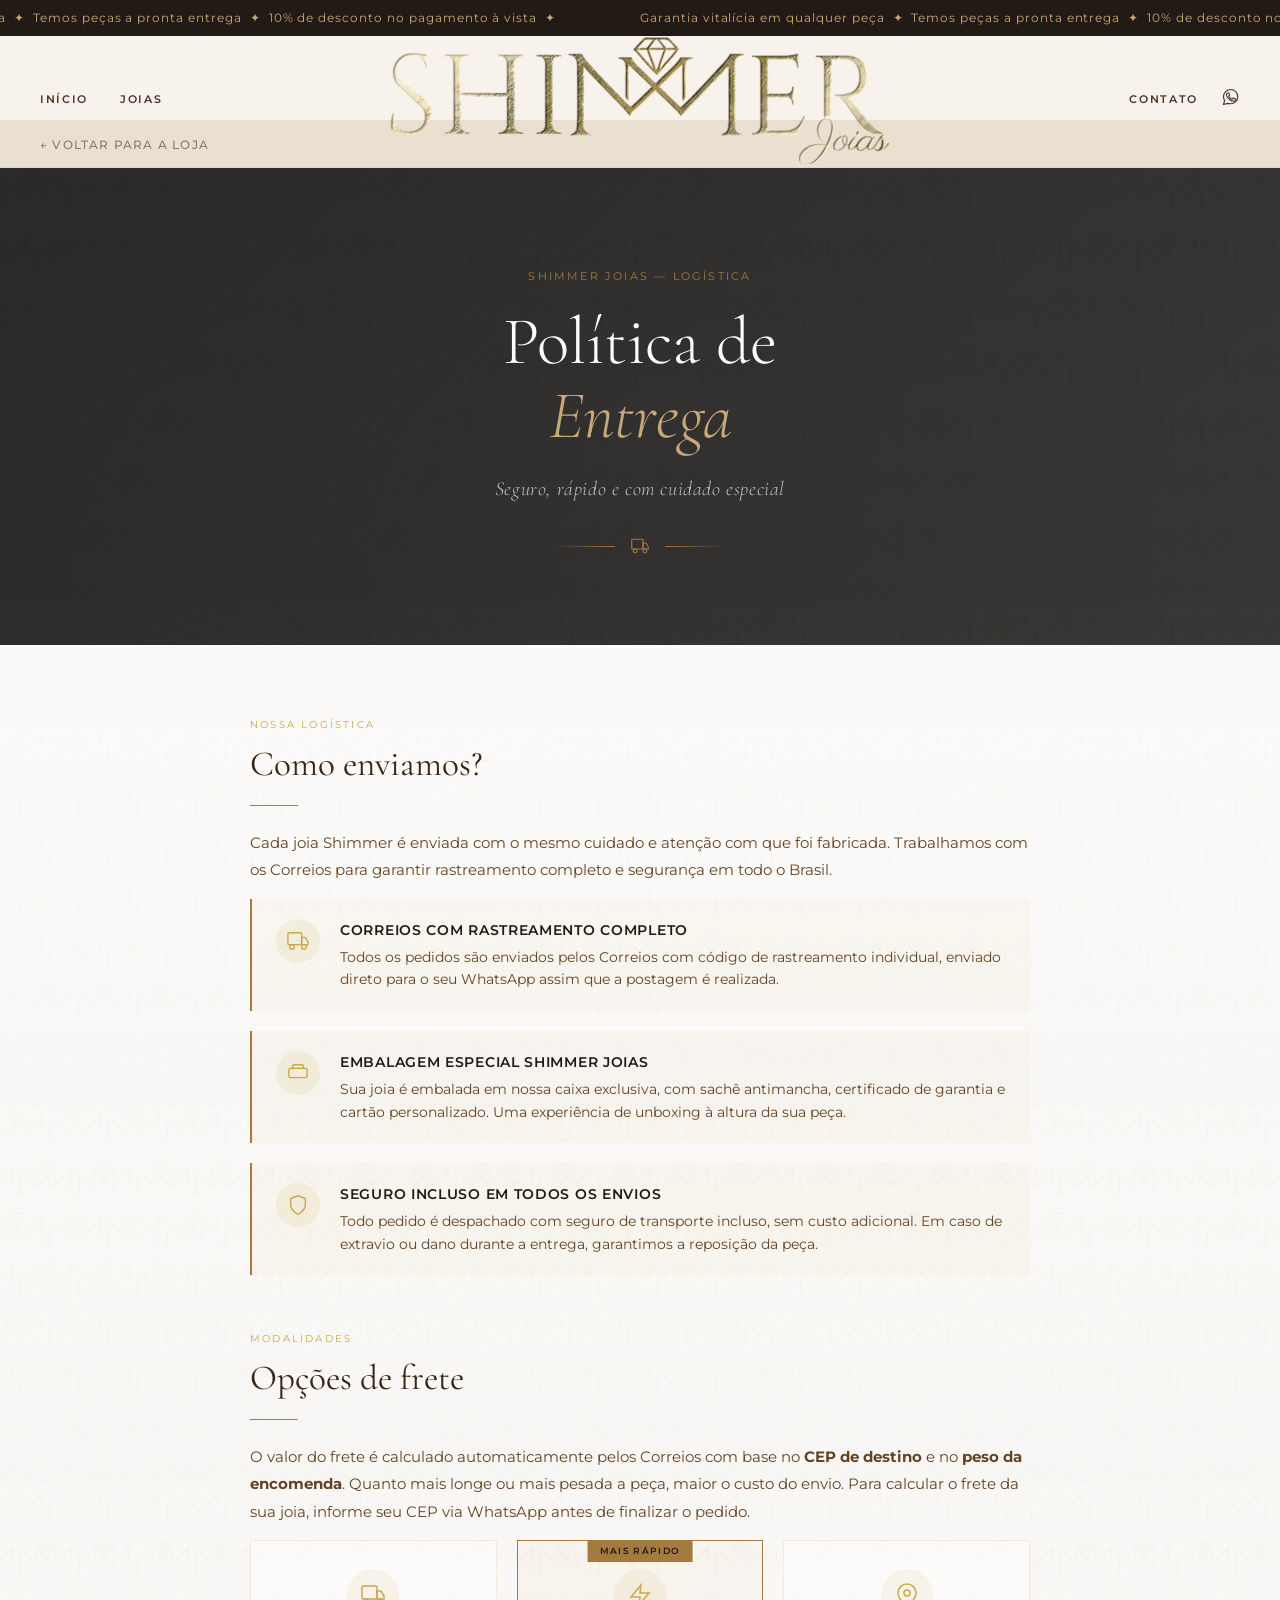
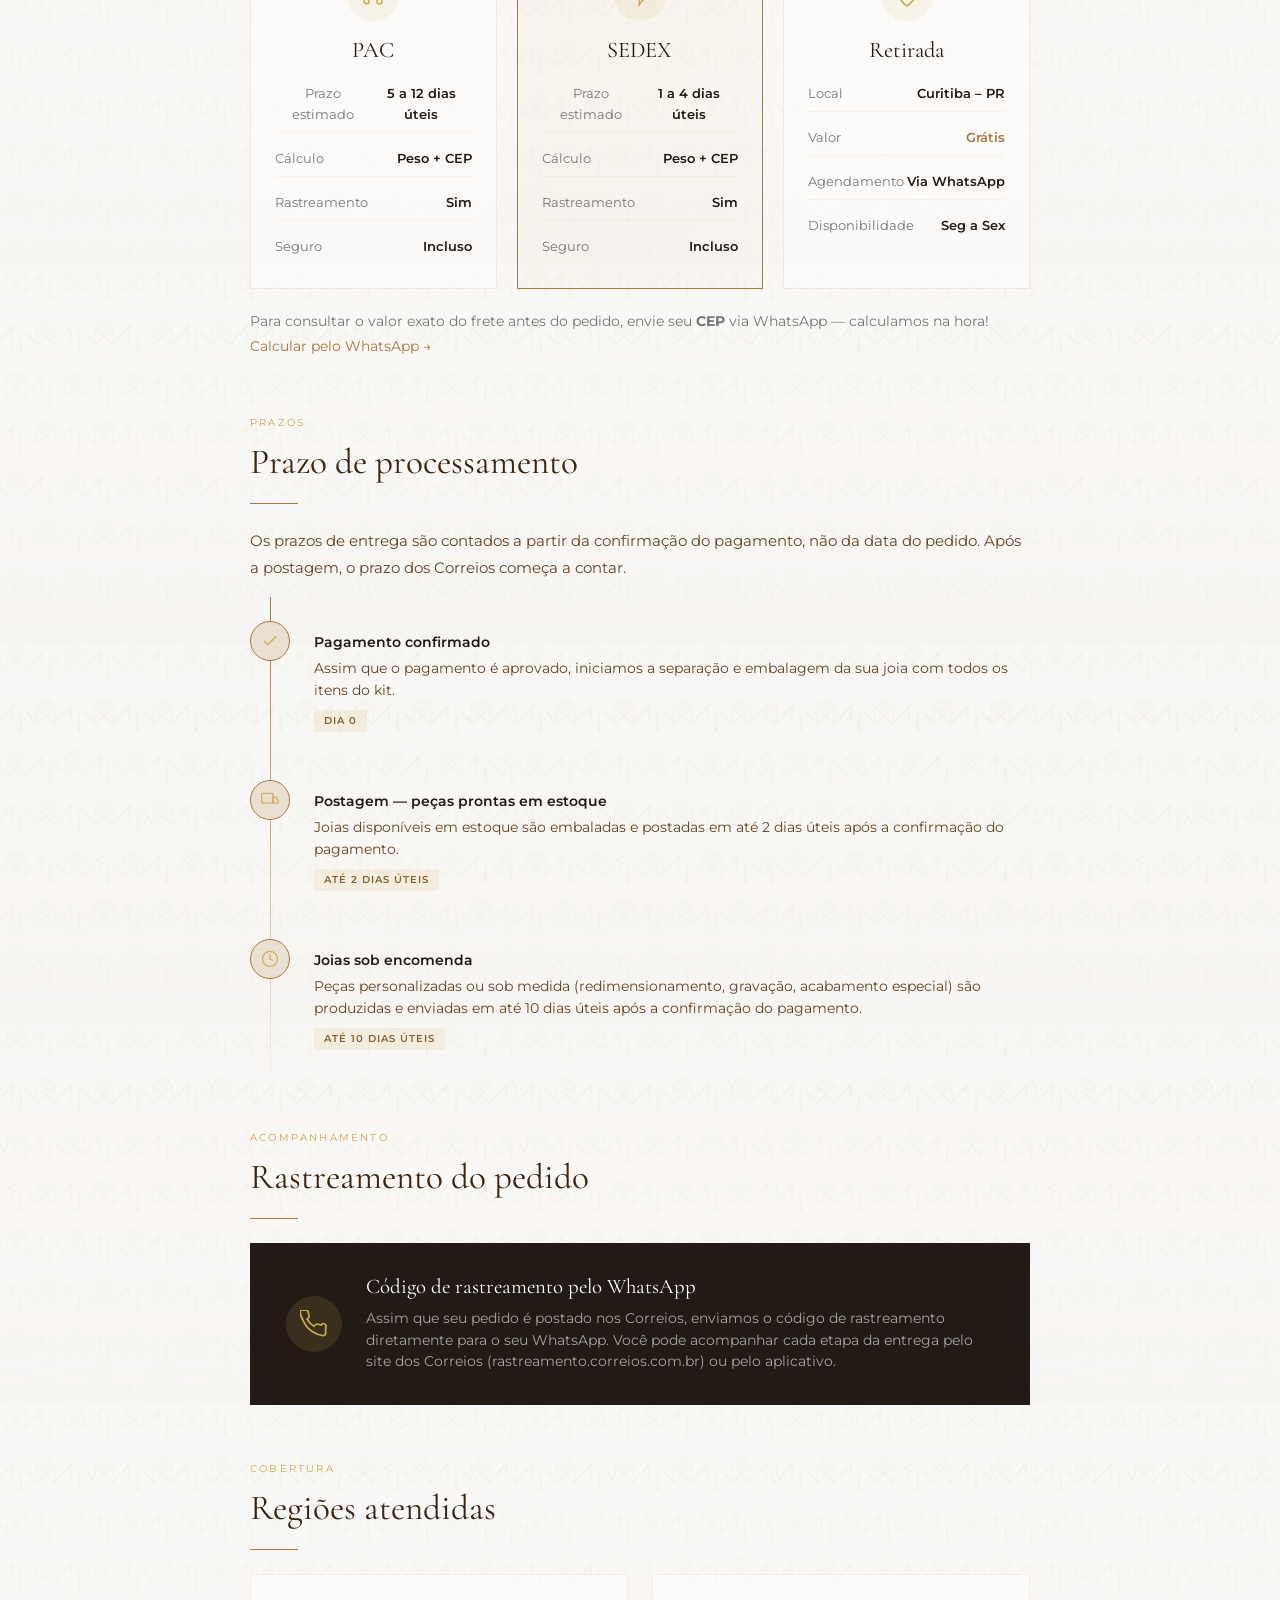
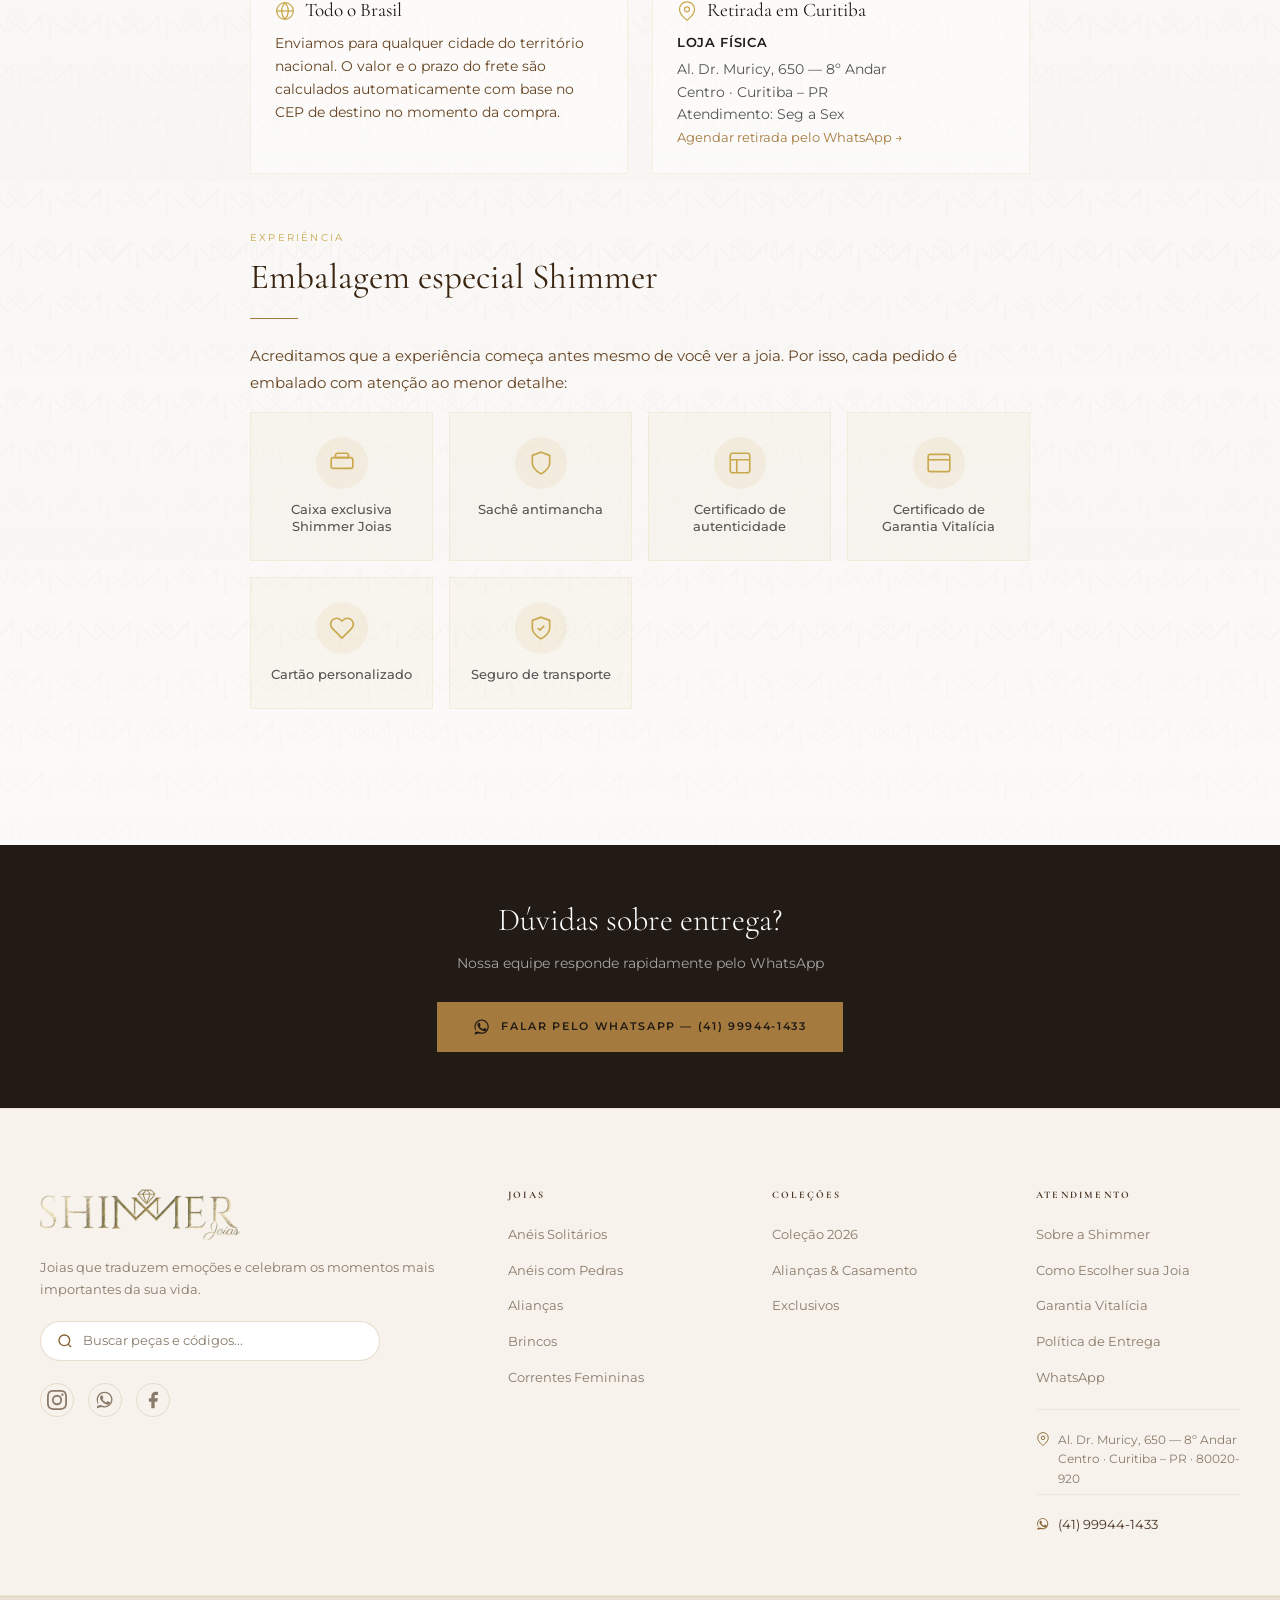
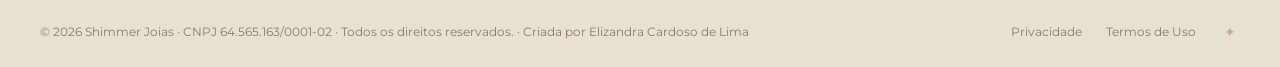
<file: entrega.html>
<!DOCTYPE html>
<html lang="pt-BR">
<head>
  <meta charset="UTF-8" />
  <meta name="viewport" content="width=device-width, initial-scale=1.0" />
  <title>Política de Entrega — SHIMMER JOIAS</title>
  <meta name="description" content="Entregamos em todo o Brasil com segurança e rapidez. Conheça nossa política de entrega e prazos." />
  <meta property="og:type" content="website" />
  <meta property="og:site_name" content="SHIMMER JOIAS" />
  <meta property="og:title" content="Política de Entrega — SHIMMER JOIAS" />
  <meta property="og:description" content="Entregamos em todo o Brasil com segurança e rapidez. Conheça nossa política de entrega e prazos." />
  <meta property="og:image" content="https://shimmerjoias.store/images/logo.png" />
  <meta property="og:url" content="https://shimmer-joias.vercel.app/entrega.html" />
  <meta name="twitter:card" content="summary_large_image" />
  <meta name="twitter:image" content="https://shimmer-joias.vercel.app/images/SH-1014.jpg" />
  <link rel="preload" href="images/logo.png" as="image" />
  <link rel="stylesheet" href="css/style.css" />
  <link rel="preconnect" href="https://fonts.googleapis.com" />
  <link rel="preconnect" href="https://fonts.gstatic.com" crossorigin />
  <link href="https://fonts.googleapis.com/css2?family=Cormorant+Garamond:ital,wght@0,300;0,400;0,600;1,300;1,400&family=Montserrat:wght@300;400;500;600&display=swap" rel="stylesheet" />
  <style>
    /* ===== PAGE-SPECIFIC STYLES ===== */

    /* Announcement bar */
    .announcement-bar {
      background: var(--dark);
      color: var(--gold-light);
      padding: 10px 0;
      font-size: 12px;
      letter-spacing: 0.08em;
      overflow: hidden;
    }
    .announcement-track {
      display: flex;
      width: max-content;
      animation: marqueeScroll 30s linear infinite;
    }
    .announcement-track span { white-space: nowrap; padding-right: 80px; }
    @keyframes marqueeScroll {
      from { transform: translateX(0); }
      to { transform: translateX(-50%); }
    }

    /* Back link bar */
    .back-bar {
      background: var(--cream);
      border-bottom: 1px solid rgba(201,168,76,0.15);
      padding: 10px 40px;
    }
    .back-bar a {
      font-size: 12px;
      letter-spacing: 0.1em;
      text-transform: uppercase;
      color: var(--gray);
      font-weight: 500;
      transition: color 0.3s;
      display: inline-flex;
      align-items: center;
      gap: 6px;
    }
    .back-bar a:hover { color: var(--gold); }

    /* Hero */
    .policy-hero {
      background: var(--dark);
      background-image: url('images/bg-pattern.jpg');
      background-size: 300px;
      background-repeat: repeat;
      padding: 100px 40px 90px;
      text-align: center;
      position: relative;
      overflow: hidden;
    }
    .policy-hero::before {
      content: '';
      position: absolute;
      inset: 0;
      background: linear-gradient(135deg, rgba(26,26,26,0.92) 0%, rgba(26,26,26,0.85) 100%);
    }
    .policy-hero-content {
      position: relative;
      z-index: 1;
      max-width: 700px;
      margin: 0 auto;
    }
    .policy-hero-label {
      font-family: 'Montserrat', sans-serif;
      font-size: 11px;
      letter-spacing: 0.2em;
      text-transform: uppercase;
      color: var(--gold);
      margin-bottom: 20px;
      display: block;
    }
    .policy-hero h1 {
      font-family: 'Cormorant Garamond', serif;
      font-size: clamp(2.6rem, 6vw, 4.2rem);
      font-weight: 300;
      color: #fff;
      line-height: 1.1;
      margin-bottom: 20px;
    }
    .policy-hero h1 em {
      font-style: italic;
      color: var(--gold-light);
    }
    .policy-hero-subtitle {
      font-family: 'Cormorant Garamond', serif;
      font-size: 1.25rem;
      font-weight: 300;
      font-style: italic;
      color: rgba(255,255,255,0.7);
      letter-spacing: 0.03em;
    }
    .policy-hero-ornament {
      display: flex;
      align-items: center;
      justify-content: center;
      gap: 16px;
      margin-top: 32px;
    }
    .policy-hero-ornament span {
      display: block;
      width: 60px;
      height: 1px;
      background: linear-gradient(to right, transparent, var(--gold));
    }
    .policy-hero-ornament span:last-child {
      background: linear-gradient(to left, transparent, var(--gold));
    }
    .policy-hero-ornament svg { color: var(--gold); }

    /* Content layout */
    .policy-content {
      max-width: 860px;
      margin: 0 auto;
      padding: 72px 40px 80px;
    }

    /* Section blocks */
    .policy-section {
      margin-bottom: 56px;
    }
    .policy-section-label {
      font-family: 'Montserrat', sans-serif;
      font-size: 10px;
      letter-spacing: 0.22em;
      text-transform: uppercase;
      color: var(--gold);
      margin-bottom: 10px;
      display: block;
    }
    .policy-section h2 {
      font-family: 'Cormorant Garamond', serif;
      font-size: clamp(1.7rem, 3vw, 2.2rem);
      font-weight: 400;
      color: var(--dark);
      margin-bottom: 20px;
      line-height: 1.2;
    }
    .policy-section p {
      font-family: 'Montserrat', sans-serif;
      font-size: 0.92rem;
      line-height: 1.85;
      color: #444;
      margin-bottom: 14px;
    }
    .policy-divider {
      width: 48px;
      height: 1px;
      background: var(--gold);
      margin-bottom: 24px;
    }

    /* How we ship — icon list */
    .how-list {
      display: flex;
      flex-direction: column;
      gap: 20px;
    }
    .how-item {
      display: flex;
      align-items: flex-start;
      gap: 20px;
      padding: 20px 24px;
      background: rgba(201,168,76,0.05);
      border-left: 2px solid var(--gold);
    }
    .how-icon {
      flex-shrink: 0;
      width: 44px;
      height: 44px;
      background: rgba(201,168,76,0.12);
      border-radius: 50%;
      display: flex;
      align-items: center;
      justify-content: center;
    }
    .how-body strong {
      display: block;
      font-family: 'Montserrat', sans-serif;
      font-size: 0.88rem;
      font-weight: 600;
      letter-spacing: 0.05em;
      text-transform: uppercase;
      color: var(--dark);
      margin-bottom: 5px;
    }
    .how-body p {
      font-family: 'Montserrat', sans-serif;
      font-size: 0.87rem;
      line-height: 1.6;
      color: #555;
      margin: 0;
    }

    /* Freight cards */
    .freight-cards {
      display: grid;
      grid-template-columns: repeat(auto-fit, minmax(220px, 1fr));
      gap: 20px;
    }
    .freight-card {
      border: 1px solid rgba(201,168,76,0.2);
      padding: 28px 24px 24px;
      text-align: center;
      position: relative;
      transition: border-color 0.3s, box-shadow 0.3s;
      background: rgba(255,255,255,0.5);
    }
    .freight-card:hover {
      border-color: var(--gold);
      box-shadow: 0 8px 32px rgba(201,168,76,0.15);
    }
    .freight-card.featured {
      border-color: var(--gold);
      background: linear-gradient(135deg, rgba(201,168,76,0.06) 0%, rgba(201,168,76,0.02) 100%);
    }
    .freight-badge {
      position: absolute;
      top: -1px;
      left: 50%;
      transform: translateX(-50%);
      background: var(--gold);
      color: var(--dark);
      font-family: 'Montserrat', sans-serif;
      font-size: 9px;
      font-weight: 600;
      letter-spacing: 0.15em;
      text-transform: uppercase;
      padding: 4px 12px;
      white-space: nowrap;
    }
    .freight-icon {
      width: 52px;
      height: 52px;
      background: rgba(201,168,76,0.1);
      border-radius: 50%;
      display: flex;
      align-items: center;
      justify-content: center;
      margin: 0 auto 16px;
    }
    .freight-card h3 {
      font-family: 'Cormorant Garamond', serif;
      font-size: 1.4rem;
      font-weight: 400;
      color: var(--dark);
      margin-bottom: 12px;
    }
    .freight-detail {
      display: flex;
      flex-direction: column;
      gap: 8px;
      margin-top: 12px;
    }
    .freight-row {
      display: flex;
      justify-content: space-between;
      align-items: center;
      padding: 7px 0;
      border-bottom: 1px solid rgba(201,168,76,0.1);
      font-family: 'Montserrat', sans-serif;
      font-size: 0.82rem;
    }
    .freight-row:last-child { border-bottom: none; }
    .freight-row span:first-child {
      color: #777;
      font-weight: 400;
    }
    .freight-row span:last-child {
      color: var(--dark);
      font-weight: 600;
    }
    .freight-free {
      color: var(--gold) !important;
      font-weight: 600 !important;
    }

    /* Timeline / processing */
    .timeline {
      display: flex;
      flex-direction: column;
      gap: 0;
      position: relative;
    }
    .timeline::before {
      content: '';
      position: absolute;
      left: 20px;
      top: 0;
      bottom: 0;
      width: 1px;
      background: linear-gradient(to bottom, var(--gold), rgba(201,168,76,0.1));
    }
    .timeline-item {
      display: flex;
      align-items: flex-start;
      gap: 24px;
      padding: 24px 0;
      position: relative;
    }
    .timeline-dot {
      flex-shrink: 0;
      width: 40px;
      height: 40px;
      border: 1px solid var(--gold);
      border-radius: 50%;
      background: var(--cream);
      display: flex;
      align-items: center;
      justify-content: center;
      position: relative;
      z-index: 1;
    }
    .timeline-body strong {
      display: block;
      font-family: 'Montserrat', sans-serif;
      font-size: 0.88rem;
      font-weight: 600;
      color: var(--dark);
      margin-bottom: 4px;
      padding-top: 10px;
    }
    .timeline-body p {
      font-family: 'Montserrat', sans-serif;
      font-size: 0.87rem;
      line-height: 1.6;
      color: #555;
      margin: 0;
    }
    .timeline-body .time-badge {
      display: inline-block;
      background: rgba(201,168,76,0.12);
      color: var(--gold-dark);
      font-family: 'Montserrat', sans-serif;
      font-size: 10px;
      font-weight: 600;
      letter-spacing: 0.1em;
      text-transform: uppercase;
      padding: 3px 10px;
      margin-top: 8px;
      border-radius: 2px;
    }

    /* Tracking highlight */
    .tracking-highlight {
      background: var(--dark);
      padding: 32px 36px;
      display: flex;
      align-items: center;
      gap: 24px;
    }
    .tracking-highlight .th-icon {
      flex-shrink: 0;
      width: 56px;
      height: 56px;
      background: rgba(201,168,76,0.15);
      border-radius: 50%;
      display: flex;
      align-items: center;
      justify-content: center;
    }
    .tracking-highlight .th-text h4 {
      font-family: 'Cormorant Garamond', serif;
      font-size: 1.3rem;
      font-weight: 400;
      color: #fff;
      margin-bottom: 8px;
    }
    .tracking-highlight .th-text p {
      font-family: 'Montserrat', sans-serif;
      font-size: 0.85rem;
      line-height: 1.6;
      color: rgba(255,255,255,0.6);
      margin: 0;
    }

    /* Coverage map / regions */
    .regions-block {
      display: grid;
      grid-template-columns: 1fr 1fr;
      gap: 24px;
    }
    .region-card {
      padding: 24px;
      border: 1px solid rgba(201,168,76,0.15);
      background: rgba(255,255,255,0.4);
    }
    .region-card h4 {
      font-family: 'Cormorant Garamond', serif;
      font-size: 1.2rem;
      font-weight: 400;
      color: var(--dark);
      margin-bottom: 10px;
      display: flex;
      align-items: center;
      gap: 10px;
    }
    .region-card p {
      font-family: 'Montserrat', sans-serif;
      font-size: 0.86rem;
      line-height: 1.65;
      color: #555;
      margin: 0;
    }
    .region-card address {
      font-family: 'Montserrat', sans-serif;
      font-size: 0.86rem;
      line-height: 1.65;
      color: #555;
      font-style: normal;
      margin-top: 8px;
    }
    .region-card address strong {
      display: block;
      color: var(--dark);
      font-weight: 600;
      font-size: 0.82rem;
      letter-spacing: 0.05em;
      text-transform: uppercase;
      margin-bottom: 4px;
    }

    /* Packaging items */
    .packaging-grid {
      display: grid;
      grid-template-columns: repeat(auto-fit, minmax(160px, 1fr));
      gap: 16px;
      margin-top: 4px;
    }
    .pkg-item {
      display: flex;
      flex-direction: column;
      align-items: center;
      text-align: center;
      gap: 12px;
      padding: 24px 16px;
      background: rgba(201,168,76,0.05);
      border: 1px solid rgba(201,168,76,0.12);
      transition: border-color 0.3s;
    }
    .pkg-item:hover { border-color: rgba(201,168,76,0.3); }
    .pkg-icon {
      width: 52px;
      height: 52px;
      background: rgba(201,168,76,0.1);
      border-radius: 50%;
      display: flex;
      align-items: center;
      justify-content: center;
    }
    .pkg-item span {
      font-family: 'Montserrat', sans-serif;
      font-size: 0.8rem;
      font-weight: 500;
      color: #555;
      line-height: 1.4;
    }

    /* CTA banner */
    .policy-cta {
      background: var(--dark);
      padding: 56px 40px;
      text-align: center;
    }
    .policy-cta h3 {
      font-family: 'Cormorant Garamond', serif;
      font-size: 2rem;
      font-weight: 300;
      color: #fff;
      margin-bottom: 12px;
    }
    .policy-cta p {
      font-family: 'Montserrat', sans-serif;
      font-size: 0.88rem;
      color: rgba(255,255,255,0.6);
      margin-bottom: 28px;
    }
    .btn-gold {
      display: inline-flex;
      align-items: center;
      gap: 10px;
      background: var(--gold);
      color: var(--dark);
      font-family: 'Montserrat', sans-serif;
      font-size: 11px;
      font-weight: 600;
      letter-spacing: 0.15em;
      text-transform: uppercase;
      padding: 16px 36px;
      border: none;
      cursor: pointer;
      text-decoration: none;
      transition: background 0.3s, transform 0.2s;
    }
    .btn-gold:hover {
      background: var(--gold-dark);
      transform: translateY(-1px);
    }

    /* Simple footer */
    .policy-footer {
      background: var(--dark);
      border-top: 1px solid rgba(201,168,76,0.15);
      padding: 28px 40px;
      text-align: center;
    }
    .policy-footer p {
      font-family: 'Montserrat', sans-serif;
      font-size: 11px;
      letter-spacing: 0.08em;
      color: rgba(255,255,255,0.4);
      margin-bottom: 10px;
    }
    .policy-footer a {
      font-family: 'Montserrat', sans-serif;
      font-size: 11px;
      letter-spacing: 0.12em;
      text-transform: uppercase;
      color: var(--gold);
      text-decoration: none;
      transition: color 0.3s;
    }
    .policy-footer a:hover { color: var(--gold-light); }

    /* ===== FUNDO PATTERN + DEGRADÊ BRANCO + TEXTO MARROM ===== */
    body {
      background:
        linear-gradient(180deg,
          rgba(255,255,255,0.96) 0%,
          rgba(255,255,255,0.80) 25%,
          rgba(255,255,255,0.75) 50%,
          rgba(255,255,255,0.80) 75%,
          rgba(255,255,255,0.96) 100%
        ),
        url('images/bg-pattern.jpg') repeat center / 260px;
    }
    .policy-section h2       { color: #3a2510; }
    .policy-section p        { color: #654321; }
    .policy-list li          { color: #654321; }
    .step-body strong        { color: #3a2510; }
    .step-body p             { color: #654321; }
    .certificate-text h3     { color: #3a2510; }
    .certificate-text p      { color: #654321; }
    .policy-section-label    { color: #c9a84c; }

    /* Responsive */
    @media (max-width: 640px) {
      .policy-hero { padding: 72px 20px 64px; }
      .policy-content { padding: 48px 20px 56px; }
      .back-bar { padding: 10px 20px; }
      .regions-block { grid-template-columns: 1fr; }
      .freight-cards { grid-template-columns: 1fr; }
      .policy-cta { padding: 48px 20px; }
      .policy-footer { padding: 24px 20px; }
      .tracking-highlight { flex-direction: column; text-align: center; }
      .timeline::before { display: none; }
    }
  </style>
</head>
<body>

  <!-- ANNOUNCEMENT BAR -->
  <div class="announcement-bar">
    <div class="announcement-track">
      <span>Garantia vitalícia em qualquer peça &nbsp;✦&nbsp; Temos peças a pronta entrega &nbsp;✦&nbsp; 10% de desconto no pagamento à vista &nbsp;✦&nbsp; Garantia vitalícia em qualquer peça &nbsp;✦&nbsp; Temos peças a pronta entrega &nbsp;✦&nbsp; 10% de desconto no pagamento à vista &nbsp;✦&nbsp; </span>
      <span>Garantia vitalícia em qualquer peça &nbsp;✦&nbsp; Temos peças a pronta entrega &nbsp;✦&nbsp; 10% de desconto no pagamento à vista &nbsp;✦&nbsp; Garantia vitalícia em qualquer peça &nbsp;✦&nbsp; Temos peças a pronta entrega &nbsp;✦&nbsp; 10% de desconto no pagamento à vista &nbsp;✦&nbsp; </span>
    </div>
  </div>

  <!-- HEADER -->
  <header id="header">
    <div class="header-inner">
      <nav class="nav-left">
        <a href="index.html">Início</a>
        <a href="index.html#joias">Joias</a>
      </nav>

      <a href="index.html" class="logo">
        <img src="images/logo.png" alt="SHIMMER JOIAS" class="logo-img" />
      </a>

      <nav class="nav-right">
        <a href="index.html#contato" class="nav-hide-mobile">Contato</a>
        <a href="https://wa.me/5541999441433" class="nav-icon" aria-label="WhatsApp" target="_blank">
          <svg viewBox="0 0 24 24" width="18" height="18" fill="none" stroke="currentColor" stroke-width="1.5"><path d="M17.472 14.382c-.297-.149-1.758-.867-2.03-.967-.273-.099-.471-.148-.67.15-.197.297-.767.966-.94 1.164-.173.199-.347.223-.644.075-.297-.15-1.255-.463-2.39-1.475-.883-.788-1.48-1.761-1.653-2.059-.173-.297-.018-.458.13-.606.134-.133.298-.347.446-.52.149-.174.198-.298.298-.497.099-.198.05-.371-.025-.52-.075-.149-.669-1.612-.916-2.207-.242-.579-.487-.5-.669-.51-.173-.008-.371-.01-.57-.01-.198 0-.52.074-.792.372-.272.297-1.04 1.016-1.04 2.479 0 1.462 1.065 2.875 1.213 3.074.149.198 2.096 3.2 5.077 4.487.709.306 1.262.489 1.694.625.712.227 1.36.195 1.871.118.571-.085 1.758-.719 2.006-1.413.248-.694.248-1.289.173-1.413-.074-.124-.272-.198-.57-.347z"/><path d="M11.5 2C6.262 2 2 6.262 2 11.5c0 1.91.553 3.685 1.508 5.183L2 22l5.47-1.487A9.459 9.459 0 0011.5 21c5.238 0 9.5-4.262 9.5-9.5S16.738 2 11.5 2z"/></svg>
        </a>
      </nav>
    </div>
  </header>

  <!-- BACK LINK BAR -->
  <div class="back-bar">
    <a href="index.html">← Voltar para a loja</a>
  </div>

  <!-- HERO -->
  <section class="policy-hero">
    <div class="policy-hero-content">
      <span class="policy-hero-label">Shimmer Joias — Logística</span>
      <h1>Política de<br /><em>Entrega</em></h1>
      <p class="policy-hero-subtitle">Seguro, rápido e com cuidado especial</p>
      <div class="policy-hero-ornament">
        <span></span>
        <svg viewBox="0 0 24 24" width="18" height="18" fill="none" stroke="currentColor" stroke-width="1.5">
          <rect x="1" y="3" width="15" height="13" rx="1"/>
          <path d="M16 8h4l3 5v3h-7V8z"/>
          <circle cx="5.5" cy="18.5" r="2.5"/>
          <circle cx="18.5" cy="18.5" r="2.5"/>
        </svg>
        <span></span>
      </div>
    </div>
  </section>

  <!-- CONTENT -->
  <main class="policy-content">

    <!-- Como enviamos -->
    <section class="policy-section">
      <span class="policy-section-label">Nossa logística</span>
      <h2>Como enviamos?</h2>
      <div class="policy-divider"></div>
      <p>Cada joia Shimmer é enviada com o mesmo cuidado e atenção com que foi fabricada. Trabalhamos com os Correios para garantir rastreamento completo e segurança em todo o Brasil.</p>
      <div class="how-list">
        <div class="how-item">
          <div class="how-icon">
            <svg viewBox="0 0 24 24" width="22" height="22" fill="none" stroke="#c9a84c" stroke-width="1.5">
              <rect x="1" y="3" width="15" height="13" rx="1"/>
              <path d="M16 8h4l3 5v3h-7V8z"/>
              <circle cx="5.5" cy="18.5" r="2.5"/>
              <circle cx="18.5" cy="18.5" r="2.5"/>
            </svg>
          </div>
          <div class="how-body">
            <strong>Correios com rastreamento completo</strong>
            <p>Todos os pedidos são enviados pelos Correios com código de rastreamento individual, enviado direto para o seu WhatsApp assim que a postagem é realizada.</p>
          </div>
        </div>
        <div class="how-item">
          <div class="how-icon">
            <svg viewBox="0 0 24 24" width="22" height="22" fill="none" stroke="#c9a84c" stroke-width="1.5">
              <path d="M20 7H4a2 2 0 00-2 2v6a2 2 0 002 2h16a2 2 0 002-2V9a2 2 0 00-2-2z"/>
              <path d="M16 3h-8a2 2 0 00-2 2v2h12V5a2 2 0 00-2-2z"/>
            </svg>
          </div>
          <div class="how-body">
            <strong>Embalagem especial Shimmer Joias</strong>
            <p>Sua joia é embalada em nossa caixa exclusiva, com sachê antimancha, certificado de garantia e cartão personalizado. Uma experiência de unboxing à altura da sua peça.</p>
          </div>
        </div>
        <div class="how-item">
          <div class="how-icon">
            <svg viewBox="0 0 24 24" width="22" height="22" fill="none" stroke="#c9a84c" stroke-width="1.5">
              <path d="M12 22s8-4 8-10V5l-8-3-8 3v7c0 6 8 10 8 10z"/>
            </svg>
          </div>
          <div class="how-body">
            <strong>Seguro incluso em todos os envios</strong>
            <p>Todo pedido é despachado com seguro de transporte incluso, sem custo adicional. Em caso de extravio ou dano durante a entrega, garantimos a reposição da peça.</p>
          </div>
        </div>
      </div>
    </section>

    <!-- Opções de frete -->
    <section class="policy-section">
      <span class="policy-section-label">Modalidades</span>
      <h2>Opções de frete</h2>
      <div class="policy-divider"></div>
      <p>O valor do frete é calculado automaticamente pelos Correios com base no <strong>CEP de destino</strong> e no <strong>peso da encomenda</strong>. Quanto mais longe ou mais pesada a peça, maior o custo do envio. Para calcular o frete da sua joia, informe seu CEP via WhatsApp antes de finalizar o pedido.</p>
      <div class="freight-cards">
        <div class="freight-card">
          <div class="freight-icon">
            <svg viewBox="0 0 24 24" width="24" height="24" fill="none" stroke="#c9a84c" stroke-width="1.5">
              <rect x="1" y="3" width="15" height="13" rx="1"/>
              <path d="M16 8h4l3 5v3h-7V8z"/>
              <circle cx="5.5" cy="18.5" r="2.5"/>
              <circle cx="18.5" cy="18.5" r="2.5"/>
            </svg>
          </div>
          <h3>PAC</h3>
          <div class="freight-detail">
            <div class="freight-row">
              <span>Prazo estimado</span>
              <span>5 a 12 dias úteis</span>
            </div>
            <div class="freight-row">
              <span>Cálculo</span>
              <span>Peso + CEP</span>
            </div>
            <div class="freight-row">
              <span>Rastreamento</span>
              <span>Sim</span>
            </div>
            <div class="freight-row">
              <span>Seguro</span>
              <span>Incluso</span>
            </div>
          </div>
        </div>

        <div class="freight-card featured">
          <div class="freight-badge">Mais rápido</div>
          <div class="freight-icon">
            <svg viewBox="0 0 24 24" width="24" height="24" fill="none" stroke="#c9a84c" stroke-width="1.5">
              <path d="M13 2L3 14h9l-1 8 10-12h-9l1-8z"/>
            </svg>
          </div>
          <h3>SEDEX</h3>
          <div class="freight-detail">
            <div class="freight-row">
              <span>Prazo estimado</span>
              <span>1 a 4 dias úteis</span>
            </div>
            <div class="freight-row">
              <span>Cálculo</span>
              <span>Peso + CEP</span>
            </div>
            <div class="freight-row">
              <span>Rastreamento</span>
              <span>Sim</span>
            </div>
            <div class="freight-row">
              <span>Seguro</span>
              <span>Incluso</span>
            </div>
          </div>
        </div>

        <div class="freight-card">
          <div class="freight-icon">
            <svg viewBox="0 0 24 24" width="24" height="24" fill="none" stroke="#c9a84c" stroke-width="1.5">
              <path d="M21 10c0 7-9 13-9 13S3 17 3 10a9 9 0 0118 0z"/>
              <circle cx="12" cy="10" r="3"/>
            </svg>
          </div>
          <h3>Retirada</h3>
          <div class="freight-detail">
            <div class="freight-row">
              <span>Local</span>
              <span>Curitiba – PR</span>
            </div>
            <div class="freight-row">
              <span>Valor</span>
              <span class="freight-free">Grátis</span>
            </div>
            <div class="freight-row">
              <span>Agendamento</span>
              <span>Via WhatsApp</span>
            </div>
            <div class="freight-row">
              <span>Disponibilidade</span>
              <span>Seg a Sex</span>
            </div>
          </div>
        </div>
      </div>
      <p style="margin-top:20px; font-size:0.85rem; color:#777;">Para consultar o valor exato do frete antes do pedido, envie seu <strong>CEP</strong> via WhatsApp — calculamos na hora! <a href="https://wa.me/5541999441433?text=Olá!%20Gostaria%20de%20calcular%20o%20frete%20para%20meu%20CEP." target="_blank" style="color:var(--gold)">Calcular pelo WhatsApp →</a></p>
    </section>

    <!-- Prazo de processamento -->
    <section class="policy-section">
      <span class="policy-section-label">Prazos</span>
      <h2>Prazo de processamento</h2>
      <div class="policy-divider"></div>
      <p>Os prazos de entrega são contados a partir da confirmação do pagamento, não da data do pedido. Após a postagem, o prazo dos Correios começa a contar.</p>
      <div class="timeline">
        <div class="timeline-item">
          <div class="timeline-dot">
            <svg viewBox="0 0 24 24" width="18" height="18" fill="none" stroke="#c9a84c" stroke-width="1.5">
              <polyline points="20 6 9 17 4 12"/>
            </svg>
          </div>
          <div class="timeline-body">
            <strong>Pagamento confirmado</strong>
            <p>Assim que o pagamento é aprovado, iniciamos a separação e embalagem da sua joia com todos os itens do kit.</p>
            <span class="time-badge">Dia 0</span>
          </div>
        </div>
        <div class="timeline-item">
          <div class="timeline-dot">
            <svg viewBox="0 0 24 24" width="18" height="18" fill="none" stroke="#c9a84c" stroke-width="1.5">
              <rect x="1" y="3" width="15" height="13" rx="1"/>
              <path d="M16 8h4l3 5v3h-7V8z"/>
            </svg>
          </div>
          <div class="timeline-body">
            <strong>Postagem — peças prontas em estoque</strong>
            <p>Joias disponíveis em estoque são embaladas e postadas em até 2 dias úteis após a confirmação do pagamento.</p>
            <span class="time-badge">Até 2 dias úteis</span>
          </div>
        </div>
        <div class="timeline-item">
          <div class="timeline-dot">
            <svg viewBox="0 0 24 24" width="18" height="18" fill="none" stroke="#c9a84c" stroke-width="1.5">
              <circle cx="12" cy="12" r="10"/>
              <path d="M12 6v6l4 2"/>
            </svg>
          </div>
          <div class="timeline-body">
            <strong>Joias sob encomenda</strong>
            <p>Peças personalizadas ou sob medida (redimensionamento, gravação, acabamento especial) são produzidas e enviadas em até 10 dias úteis após a confirmação do pagamento.</p>
            <span class="time-badge">Até 10 dias úteis</span>
          </div>
        </div>
      </div>
    </section>

    <!-- Rastreamento -->
    <section class="policy-section">
      <span class="policy-section-label">Acompanhamento</span>
      <h2>Rastreamento do pedido</h2>
      <div class="policy-divider"></div>
      <div class="tracking-highlight">
        <div class="th-icon">
          <svg viewBox="0 0 24 24" width="28" height="28" fill="none" stroke="#c9a84c" stroke-width="1.5">
            <path d="M22 16.92v3a2 2 0 01-2.18 2 19.79 19.79 0 01-8.63-3.07A19.5 19.5 0 013.07 9.81 19.79 19.79 0 01.01 1.18 2 2 0 012 0h3a2 2 0 012 1.72 12.84 12.84 0 00.7 2.81 2 2 0 01-.45 2.11L6.09 7.91a16 16 0 006 6l1.27-1.27a2 2 0 012.11-.45 12.84 12.84 0 002.81.7A2 2 0 0122 14.92z"/>
          </svg>
        </div>
        <div class="th-text">
          <h4>Código de rastreamento pelo WhatsApp</h4>
          <p>Assim que seu pedido é postado nos Correios, enviamos o código de rastreamento diretamente para o seu WhatsApp. Você pode acompanhar cada etapa da entrega pelo site dos Correios (rastreamento.correios.com.br) ou pelo aplicativo.</p>
        </div>
      </div>
    </section>

    <!-- Regiões atendidas -->
    <section class="policy-section">
      <span class="policy-section-label">Cobertura</span>
      <h2>Regiões atendidas</h2>
      <div class="policy-divider"></div>
      <div class="regions-block">
        <div class="region-card">
          <h4>
            <svg viewBox="0 0 24 24" width="20" height="20" fill="none" stroke="#c9a84c" stroke-width="1.5">
              <circle cx="12" cy="12" r="10"/>
              <line x1="2" y1="12" x2="22" y2="12"/>
              <path d="M12 2a15.3 15.3 0 014 10 15.3 15.3 0 01-4 10 15.3 15.3 0 01-4-10 15.3 15.3 0 014-10z"/>
            </svg>
            Todo o Brasil
          </h4>
          <p>Enviamos para qualquer cidade do território nacional. O valor e o prazo do frete são calculados automaticamente com base no CEP de destino no momento da compra.</p>
        </div>
        <div class="region-card">
          <h4>
            <svg viewBox="0 0 24 24" width="20" height="20" fill="none" stroke="#c9a84c" stroke-width="1.5">
              <path d="M21 10c0 7-9 13-9 13S3 17 3 10a9 9 0 0118 0z"/>
              <circle cx="12" cy="10" r="3"/>
            </svg>
            Retirada em Curitiba
          </h4>
          <address>
            <strong>Loja Física</strong>
            Al. Dr. Muricy, 650 — 8º Andar<br />
            Centro · Curitiba – PR<br />
            Atendimento: Seg a Sex<br />
            <a href="https://wa.me/5541999441433" target="_blank" style="color: var(--gold); font-size: 0.82rem;">Agendar retirada pelo WhatsApp →</a>
          </address>
        </div>
      </div>
    </section>

    <!-- Embalagem especial -->
    <section class="policy-section">
      <span class="policy-section-label">Experiência</span>
      <h2>Embalagem especial Shimmer</h2>
      <div class="policy-divider"></div>
      <p>Acreditamos que a experiência começa antes mesmo de você ver a joia. Por isso, cada pedido é embalado com atenção ao menor detalhe:</p>
      <div class="packaging-grid">
        <div class="pkg-item">
          <div class="pkg-icon">
            <svg viewBox="0 0 24 24" width="26" height="26" fill="none" stroke="#c9a84c" stroke-width="1.5">
              <path d="M20 7H4a2 2 0 00-2 2v6a2 2 0 002 2h16a2 2 0 002-2V9a2 2 0 00-2-2z"/>
              <path d="M16 3h-8a2 2 0 00-2 2v2h12V5a2 2 0 00-2-2z"/>
            </svg>
          </div>
          <span>Caixa exclusiva Shimmer Joias</span>
        </div>
        <div class="pkg-item">
          <div class="pkg-icon">
            <svg viewBox="0 0 24 24" width="26" height="26" fill="none" stroke="#c9a84c" stroke-width="1.5">
              <path d="M12 22s8-4 8-10V5l-8-3-8 3v7c0 6 8 10 8 10z"/>
            </svg>
          </div>
          <span>Sachê antimancha</span>
        </div>
        <div class="pkg-item">
          <div class="pkg-icon">
            <svg viewBox="0 0 24 24" width="26" height="26" fill="none" stroke="#c9a84c" stroke-width="1.5">
              <rect x="3" y="3" width="18" height="18" rx="2"/>
              <path d="M3 9h18M9 21V9"/>
            </svg>
          </div>
          <span>Certificado de autenticidade</span>
        </div>
        <div class="pkg-item">
          <div class="pkg-icon">
            <svg viewBox="0 0 24 24" width="26" height="26" fill="none" stroke="#c9a84c" stroke-width="1.5">
              <rect x="2" y="4" width="20" height="16" rx="2"/>
              <path d="M2 9h20"/>
            </svg>
          </div>
          <span>Certificado de Garantia Vitalícia</span>
        </div>
        <div class="pkg-item">
          <div class="pkg-icon">
            <svg viewBox="0 0 24 24" width="26" height="26" fill="none" stroke="#c9a84c" stroke-width="1.5">
              <path d="M20.84 4.61a5.5 5.5 0 00-7.78 0L12 5.67l-1.06-1.06a5.5 5.5 0 00-7.78 7.78l1.06 1.06L12 21.23l7.78-7.78 1.06-1.06a5.5 5.5 0 000-7.78z"/>
            </svg>
          </div>
          <span>Cartão personalizado</span>
        </div>
        <div class="pkg-item">
          <div class="pkg-icon">
            <svg viewBox="0 0 24 24" width="26" height="26" fill="none" stroke="#c9a84c" stroke-width="1.5">
              <path d="M12 22s8-4 8-10V5l-8-3-8 3v7c0 6 8 10 8 10z"/>
              <polyline points="9 12 11 14 15 10"/>
            </svg>
          </div>
          <span>Seguro de transporte</span>
        </div>
      </div>
    </section>

  </main>

  <!-- CTA SECTION -->
  <section class="policy-cta">
    <h3>Dúvidas sobre entrega?</h3>
    <p>Nossa equipe responde rapidamente pelo WhatsApp</p>
    <a href="https://wa.me/5541999441433?text=Olá!%20Tenho%20uma%20dúvida%20sobre%20entrega%20e%20frete." target="_blank" class="btn-gold">
      <svg viewBox="0 0 24 24" width="18" height="18" fill="currentColor">
        <path d="M17.472 14.382c-.297-.149-1.758-.867-2.03-.967-.273-.099-.471-.148-.67.15-.197.297-.767.966-.94 1.164-.173.199-.347.223-.644.075-.297-.15-1.255-.463-2.39-1.475-.883-.788-1.48-1.761-1.653-2.059-.173-.297-.018-.458.13-.606.134-.133.298-.347.446-.52.149-.174.198-.298.298-.497.099-.198.05-.371-.025-.52-.075-.149-.669-1.612-.916-2.207-.242-.579-.487-.5-.669-.51-.173-.008-.371-.01-.57-.01-.198 0-.52.074-.792.372-.272.297-1.04 1.016-1.04 2.479 0 1.462 1.065 2.875 1.213 3.074.149.198 2.096 3.2 5.077 4.487.709.306 1.262.489 1.694.625.712.227 1.36.195 1.871.118.571-.085 1.758-.719 2.006-1.413.248-.694.248-1.289.173-1.413-.074-.124-.272-.198-.57-.347z"/>
        <path d="M11.5 2C6.262 2 2 6.262 2 11.5c0 1.91.553 3.685 1.508 5.183L2 22l5.47-1.487A9.459 9.459 0 0011.5 21c5.238 0 9.5-4.262 9.5-9.5S16.738 2 11.5 2zm0 17.4c-1.703 0-3.285-.48-4.618-1.313l-.33-.196-3.424.931.931-3.371-.215-.347A7.872 7.872 0 013.6 11.5C3.6 7.14 7.14 3.6 11.5 3.6c4.36 0 7.9 3.54 7.9 7.9 0 4.36-3.54 7.9-7.9 7.9z"/>
      </svg>
      Falar pelo WhatsApp — (41) 99944-1433
    </a>
  </section>
  <!-- FOOTER -->
  <footer id="footer">
    <div class="footer-top">
      <div class="container footer-grid">
        <div class="footer-brand">
          <div class="footer-logo">
            <img src="images/logo.png" alt="SHIMMER JOIAS" class="footer-logo-img" />
          </div>
          <p>Joias que traduzem emoções e celebram os momentos mais importantes da sua vida.</p>
          <div class="footer-search" data-search-trigger role="button" tabindex="0" aria-label="Buscar no site">
            <svg viewBox="0 0 24 24" width="16" height="16" fill="none" stroke="currentColor" stroke-width="2"><circle cx="11" cy="11" r="8"/><line x1="21" y1="21" x2="16.65" y2="16.65"/></svg>
            <input type="text" placeholder="Buscar peças e códigos..." readonly />
          </div>
          <div class="footer-social">
            <a href="https://www.instagram.com/shimmer_joias/" target="_blank" aria-label="Instagram">
              <svg viewBox="0 0 24 24" width="20" height="20" fill="currentColor"><path d="M12 2.163c3.204 0 3.584.012 4.85.07 3.252.148 4.771 1.691 4.919 4.919.058 1.265.069 1.645.069 4.849 0 3.205-.012 3.584-.069 4.849-.149 3.225-1.664 4.771-4.919 4.919-1.266.058-1.644.07-4.85.07-3.204 0-3.584-.012-4.849-.07-3.26-.149-4.771-1.699-4.919-4.92-.058-1.265-.07-1.644-.07-4.849 0-3.204.013-3.583.07-4.849.149-3.227 1.664-4.771 4.919-4.919 1.266-.057 1.645-.069 4.849-.069zM12 0C8.741 0 8.333.014 7.053.072 2.695.272.273 2.69.073 7.052.014 8.333 0 8.741 0 12c0 3.259.014 3.668.072 4.948.2 4.358 2.618 6.78 6.98 6.98C8.333 23.986 8.741 24 12 24c3.259 0 3.668-.014 4.948-.072 4.354-.2 6.782-2.618 6.979-6.98.059-1.28.073-1.689.073-4.948 0-3.259-.014-3.667-.072-4.947-.196-4.354-2.617-6.78-6.979-6.98C15.668.014 15.259 0 12 0zm0 5.838a6.162 6.162 0 100 12.324 6.162 6.162 0 000-12.324zM12 16a4 4 0 110-8 4 4 0 010 8zm6.406-11.845a1.44 1.44 0 100 2.881 1.44 1.44 0 000-2.881z"/></svg>
            </a>
            <a href="https://wa.me/5541999441433" target="_blank" aria-label="WhatsApp">
              <svg viewBox="0 0 24 24" width="20" height="20" fill="currentColor"><path d="M17.472 14.382c-.297-.149-1.758-.867-2.03-.967-.273-.099-.471-.148-.67.15-.197.297-.767.966-.94 1.164-.173.199-.347.223-.644.075-.297-.15-1.255-.463-2.39-1.475-.883-.788-1.48-1.761-1.653-2.059-.173-.297-.018-.458.13-.606.134-.133.298-.347.446-.52.149-.174.198-.298.298-.497.099-.198.05-.371-.025-.52-.075-.149-.669-1.612-.916-2.207-.242-.579-.487-.5-.669-.51-.173-.008-.371-.01-.57-.01-.198 0-.52.074-.792.372-.272.297-1.04 1.016-1.04 2.479 0 1.462 1.065 2.875 1.213 3.074.149.198 2.096 3.2 5.077 4.487.709.306 1.262.489 1.694.625.712.227 1.36.195 1.871.118.571-.085 1.758-.719 2.006-1.413.248-.694.248-1.289.173-1.413-.074-.124-.272-.198-.57-.347z"/><path d="M11.5 2C6.262 2 2 6.262 2 11.5c0 1.91.553 3.685 1.508 5.183L2 22l5.47-1.487A9.459 9.459 0 0011.5 21c5.238 0 9.5-4.262 9.5-9.5S16.738 2 11.5 2zm0 17.4c-1.703 0-3.285-.48-4.618-1.313l-.33-.196-3.424.931.931-3.371-.215-.347A7.872 7.872 0 013.6 11.5C3.6 7.14 7.14 3.6 11.5 3.6c4.36 0 7.9 3.54 7.9 7.9 0 4.36-3.54 7.9-7.9 7.9z"/></svg>
            </a>
            <a href="https://www.facebook.com/shimmerjoias" target="_blank" aria-label="Facebook">
              <svg viewBox="0 0 24 24" width="20" height="20" fill="currentColor"><path d="M18 2h-3a5 5 0 00-5 5v3H7v4h3v8h4v-8h3l1-4h-4V7a1 1 0 011-1h3z"/></svg>
            </a>
          </div>
        </div>
        <div class="footer-links">
          <h5>Joias</h5>
          <ul>
            <li><a href="categoria.html?cat=solitarios">Anéis Solitários</a></li>
            <li><a href="categoria.html?cat=aneis">Anéis com Pedras</a></li>
            <li><a href="categoria.html?cat=casamento">Alianças</a></li>
            <li><a href="categoria.html?cat=brincos">Brincos</a></li>
            <li><a href="categoria.html?cat=correntes-femininas">Correntes Femininas</a></li>
          </ul>
        </div>
        <div class="footer-links">
          <h5>Coleções</h5>
          <ul>
            <li><a href="colecao-2026.html">Coleção 2026</a></li>
            <li><a href="categoria.html?cat=casamento">Alianças &amp; Casamento</a></li>
            <li><a href="categoria.html?cat=aneis-exclusivos">Exclusivos</a></li>
          </ul>
        </div>
        <div class="footer-links">
          <h5>Atendimento</h5>
          <ul>
            <li><a href="sobre.html">Sobre a Shimmer</a></li>
            <li><a href="escolher-joia.html">Como Escolher sua Joia</a></li>
            <li><a href="garantia.html">Garantia Vitalícia</a></li>
            <li><a href="entrega.html">Política de Entrega</a></li>
            <li><a href="https://wa.me/5541999441433" target="_blank">WhatsApp</a></li>
          </ul>
          <div class="footer-endereco">
            <svg viewBox="0 0 24 24" width="14" height="14" fill="none" stroke="var(--gold-dark)" stroke-width="1.5"><path d="M21 10c0 7-9 13-9 13S3 17 3 10a9 9 0 0118 0z"/><circle cx="12" cy="10" r="3"/></svg>
            <span>Al. Dr. Muricy, 650 — 8º Andar<br />Centro · Curitiba – PR · 80020-920</span>
          </div>
          <div class="footer-endereco" style="margin-top:6px">
            <svg viewBox="0 0 24 24" width="14" height="14" fill="currentColor" style="color:var(--gold-dark)"><path d="M17.472 14.382c-.297-.149-1.758-.867-2.03-.967-.273-.099-.471-.148-.67.15-.197.297-.767.966-.94 1.164-.173.199-.347.223-.644.075-.297-.15-1.255-.463-2.39-1.475-.883-.788-1.48-1.761-1.653-2.059-.173-.297-.018-.458.13-.606.134-.133.298-.347.446-.52.149-.174.198-.298.298-.497.099-.198.05-.371-.025-.52-.075-.149-.669-1.612-.916-2.207-.242-.579-.487-.5-.669-.51-.173-.008-.371-.01-.57-.01-.198 0-.52.074-.792.372-.272.297-1.04 1.016-1.04 2.479 0 1.462 1.065 2.875 1.213 3.074.149.198 2.096 3.2 5.077 4.487.709.306 1.262.489 1.694.625.712.227 1.36.195 1.871.118.571-.085 1.758-.719 2.006-1.413.248-.694.248-1.289.173-1.413-.074-.124-.272-.198-.57-.347z"/><path d="M11.5 2C6.262 2 2 6.262 2 11.5c0 1.91.553 3.685 1.508 5.183L2 22l5.47-1.487A9.459 9.459 0 0011.5 21c5.238 0 9.5-4.262 9.5-9.5S16.738 2 11.5 2zm0 17.4c-1.703 0-3.285-.48-4.618-1.313l-.33-.196-3.424.931.931-3.371-.215-.347A7.872 7.872 0 013.6 11.5C3.6 7.14 7.14 3.6 11.5 3.6c4.36 0 7.9 3.54 7.9 7.9 0 4.36-3.54 7.9-7.9 7.9z"/></svg>
            <a href="https://wa.me/5541999441433" target="_blank" style="color:inherit">(41) 99944-1433</a>
          </div>
        </div>
      </div>
    </div>
    <div class="footer-bottom">
      <div class="container footer-bottom-inner">
        <p>© 2026 Shimmer Joias · CNPJ 64.565.163/0001-02 · Todos os direitos reservados. · Criada por Elizandra Cardoso de Lima</p>
        <div class="footer-bottom-links">
          <a href="privacidade.html">Privacidade</a>
          <a href="termos.html">Termos de Uso</a>
          <span id="secret-trigger" title="Shimmer Joias" style="cursor:default;user-select:none;color:var(--gold-dark)">✦</span>
        </div>
      </div>
    </div>
  </footer>

<script src="js/produtos.js"></script>
<script src="js/search.js"></script>
</body>
</html>
</file>
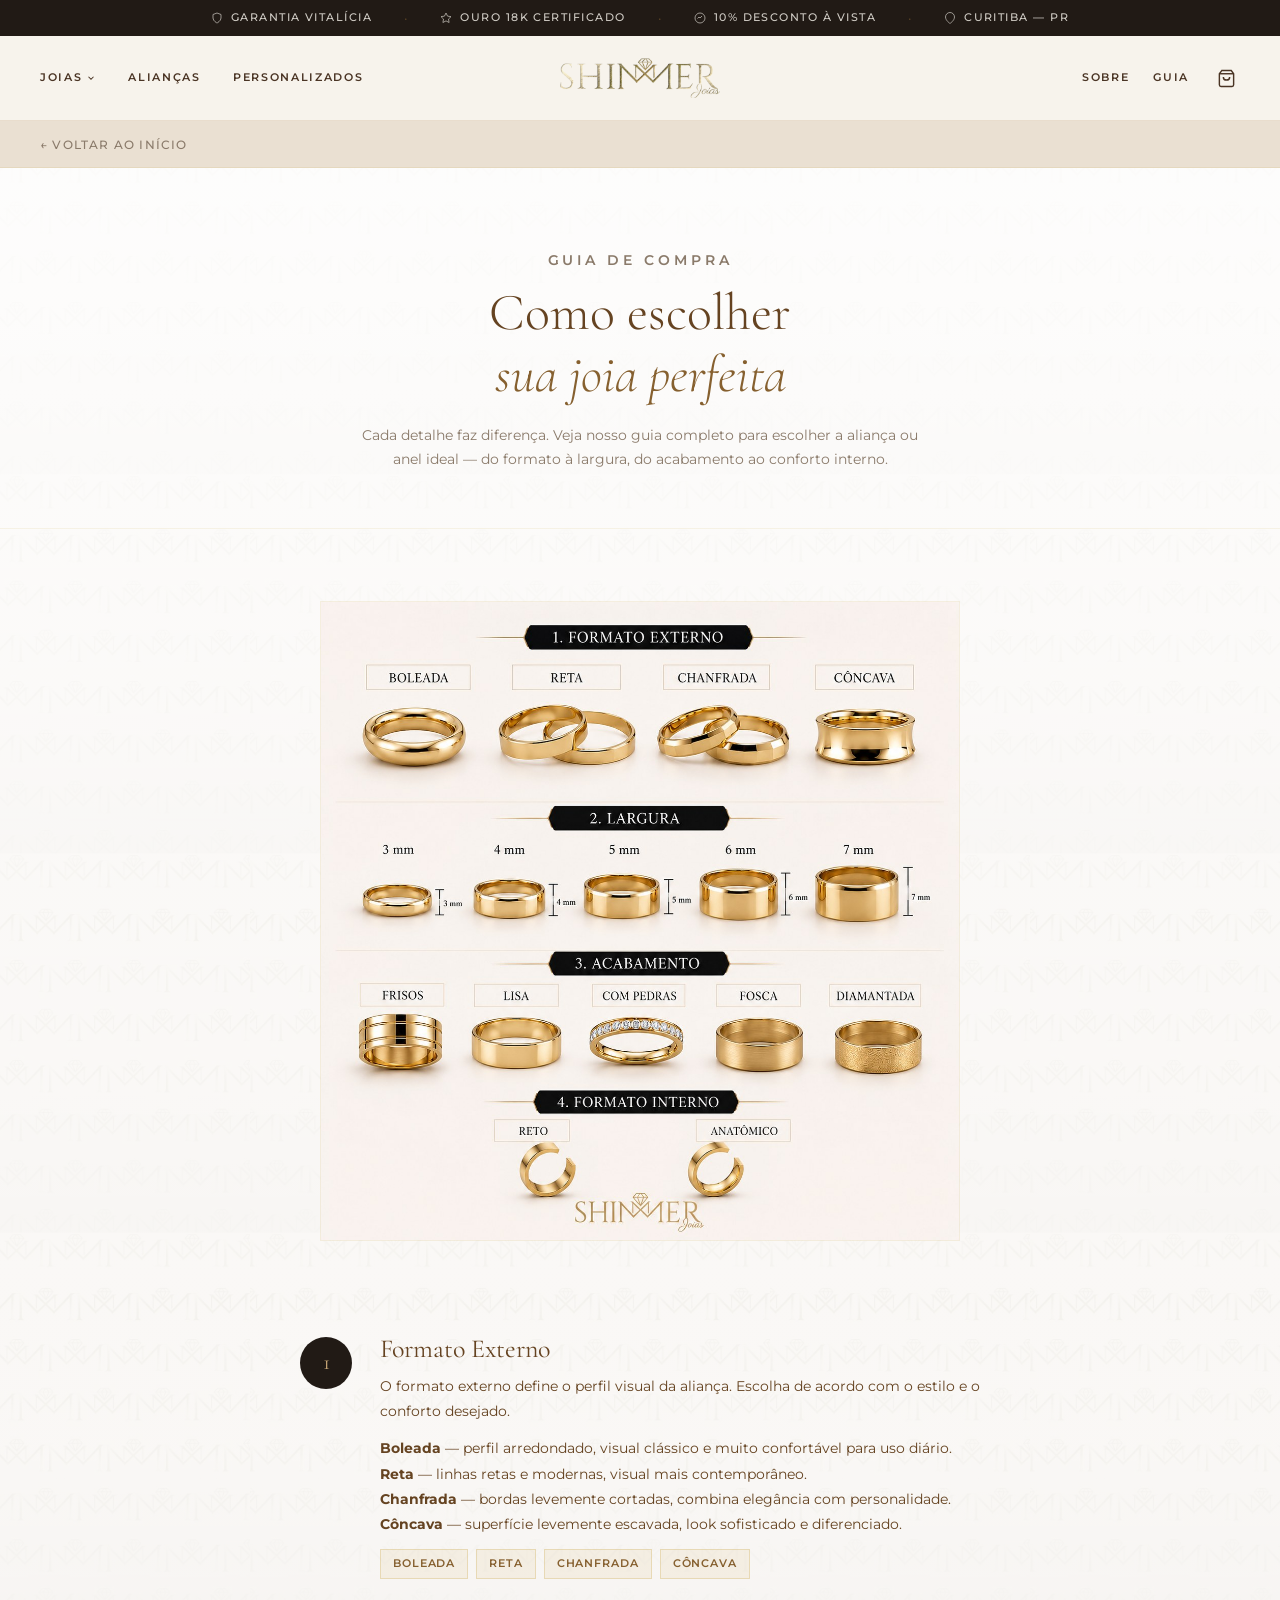
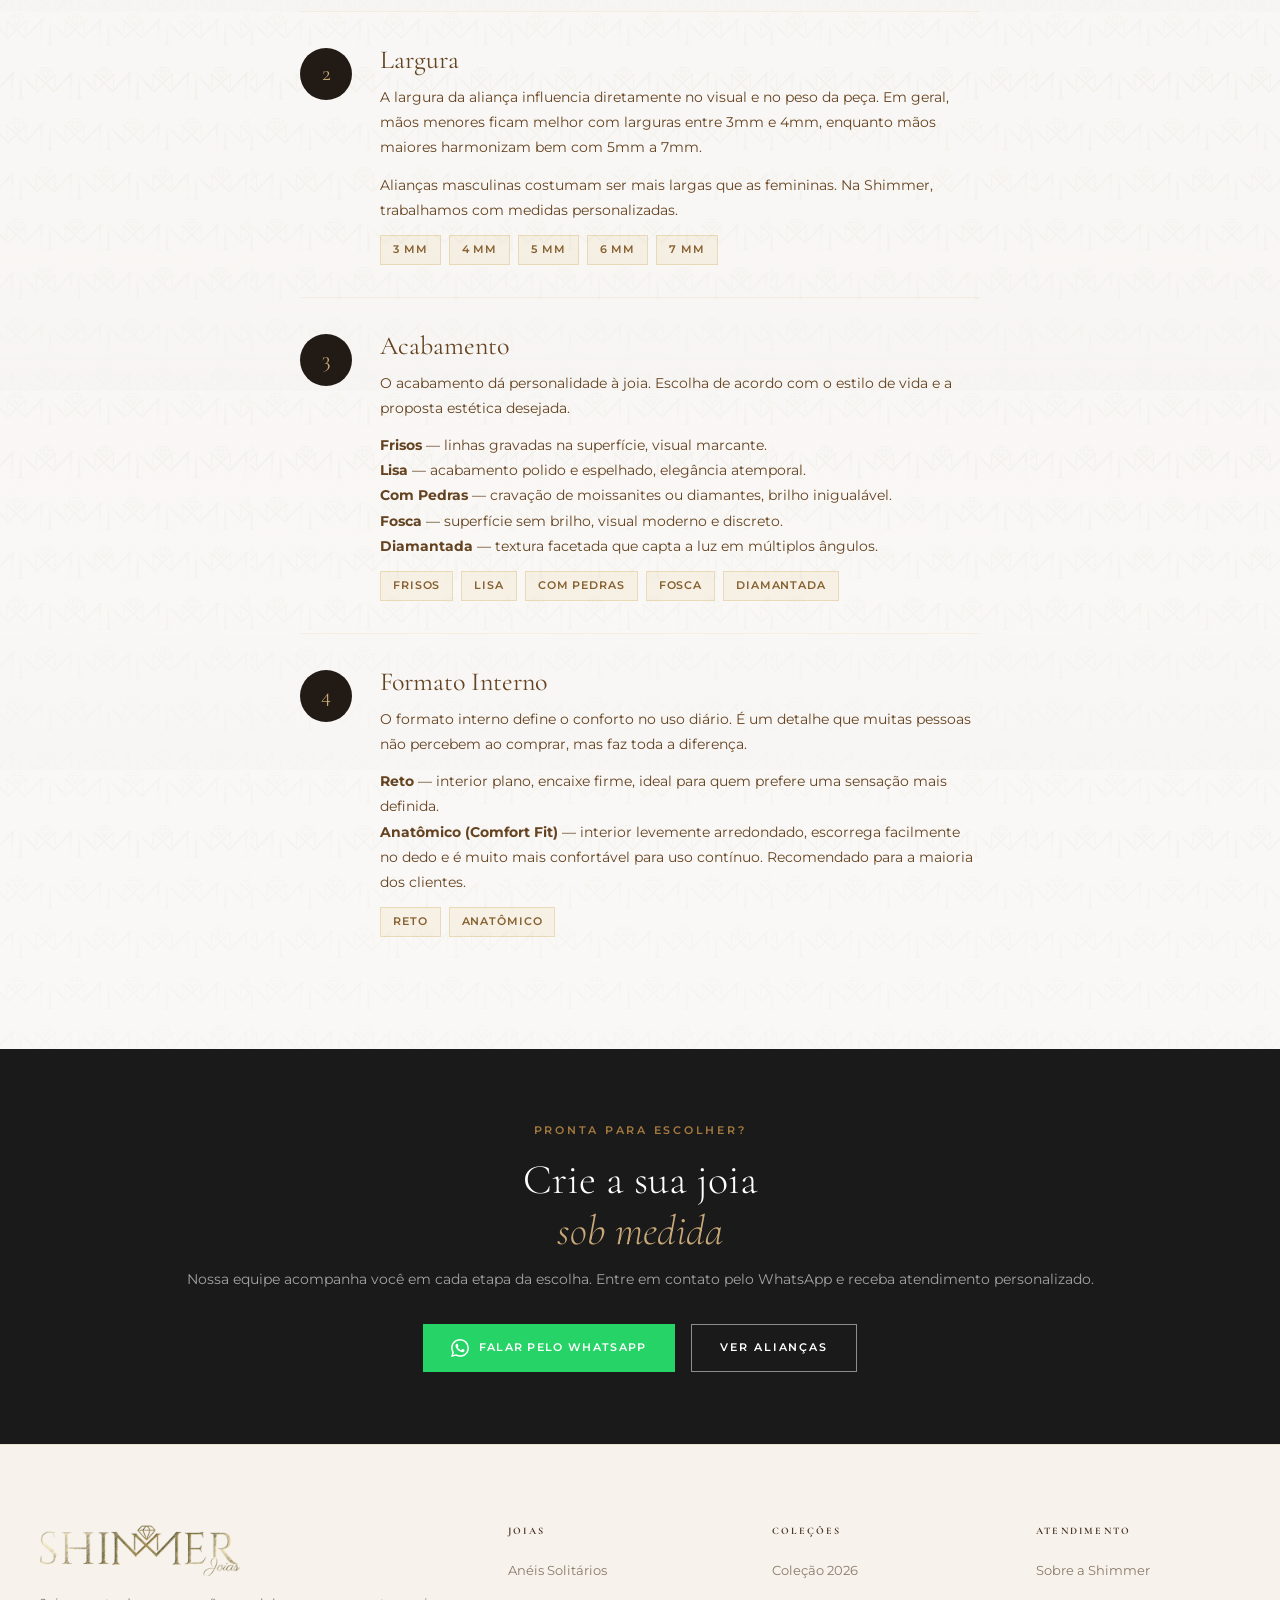
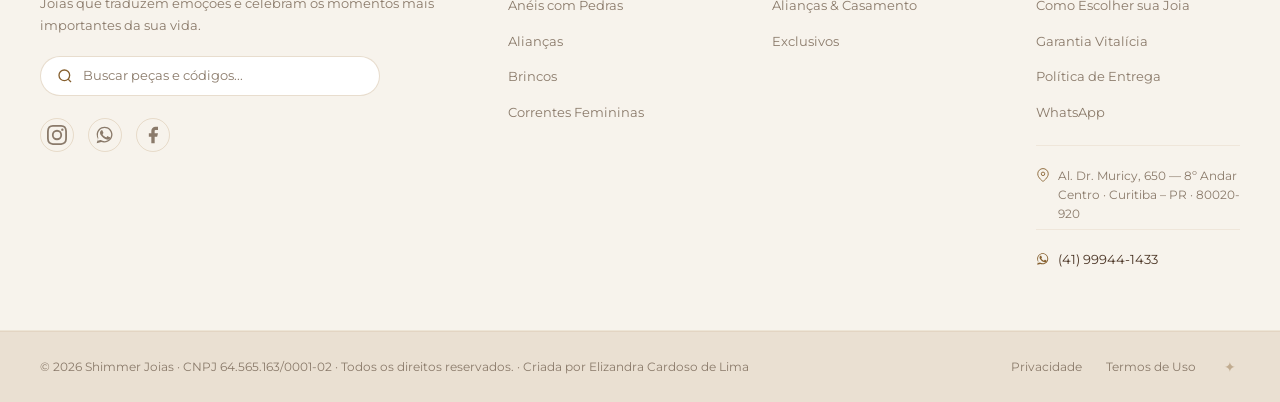
<file: escolher-joia.html>
<!DOCTYPE html>
<html lang="pt-BR">
<head>
  <meta charset="UTF-8" />
  <meta name="viewport" content="width=device-width, initial-scale=1.0" />
  <title>SHIMMER JOIAS — Como Escolher sua Joia</title>
  <meta name="description" content="Guia completo para escolher a joia perfeita em ouro 18k. Dicas sobre pedras, tamanhos, estilos e como personalizar sua peça." />
  <meta property="og:type" content="website" />
  <meta property="og:site_name" content="SHIMMER JOIAS" />
  <meta property="og:title" content="SHIMMER JOIAS — Como Escolher sua Joia" />
  <meta property="og:description" content="Guia completo para escolher a joia perfeita em ouro 18k. Dicas sobre pedras, tamanhos, estilos e como personalizar sua peça." />
  <meta property="og:image" content="https://shimmerjoias.store/images/logo.png" />
  <meta property="og:url" content="https://shimmer-joias.vercel.app/escolher-joia.html" />
  <meta name="twitter:card" content="summary_large_image" />
  <meta name="twitter:image" content="https://shimmer-joias.vercel.app/images/SH-1014.jpg" />
  <link rel="icon" href="images/logo.png" />
  <link rel="preconnect" href="https://fonts.googleapis.com" />
  <link href="https://fonts.googleapis.com/css2?family=Cormorant+Garamond:ital,wght@0,300;0,400;0,600;1,300;1,400&family=Montserrat:wght@300;400;500;600&display=swap" rel="stylesheet" />
  <link rel="stylesheet" href="css/style.css" />
  <style>
    /* Back bar */
    .back-bar { background: var(--cream); border-bottom: 1px solid rgba(201,168,76,0.15); padding: 10px 40px; }
    .back-bar a { font-size: 12px; letter-spacing: 0.1em; text-transform: uppercase; color: var(--gray); font-weight: 500; transition: color 0.3s; display: inline-flex; align-items: center; gap: 6px; }
    .back-bar a:hover { color: var(--gold); }
    /* ===== FUNDO PATTERN + DEGRADÊ BRANCO + TEXTO MARROM ===== */
    body {
      background:
        linear-gradient(180deg,
          rgba(255,255,255,0.96) 0%,
          rgba(255,255,255,0.80) 25%,
          rgba(255,255,255,0.75) 50%,
          rgba(255,255,255,0.80) 75%,
          rgba(255,255,255,0.96) 100%
        ),
        url('images/bg-pattern.jpg') repeat center / 260px;
    }
    .step-body h3 { color: #3a2510; }
    .guia-hero p  { color: #654321; }

    @media (max-width: 768px) { .back-bar { padding: 10px 20px; } }

    /* PAGE HERO */
    .guia-hero {
      padding: 80px 40px 56px;
      text-align: center;
      background: transparent;
      border-bottom: 1px solid rgba(201,168,76,0.12);
    }
    .guia-hero h1 {
      font-family: 'Cormorant Garamond', serif;
      font-size: clamp(32px, 5vw, 52px);
      font-weight: 300;
      color: #654321;
      margin: 10px 0 16px;
      line-height: 1.2;
    }
    .guia-hero h1 em { font-style: italic; color: var(--gold-dark); }
    .guia-hero p {
      font-size: 14px;
      color: var(--gray);
      max-width: 560px;
      margin: 0 auto;
      line-height: 1.75;
    }
    @media (max-width: 768px) { .guia-hero { padding: 60px 20px 40px; } }

    /* GUIDE IMAGE SECTION */
    .guia-imagem-section {
      padding: 72px 0 0;
      background: transparent;
    }
    .guia-imagem-wrap {
      max-width: 680px;
      margin: 0 auto;
      padding: 0 20px;
    }
    .guia-imagem-wrap img {
      width: 100%;
      display: block;
      border: 1px solid rgba(201,168,76,0.15);
    }

    /* STEPS */
    .guia-steps {
      padding: 60px 0 80px;
      background: transparent;
    }
    .guia-steps .container { max-width: 760px; }
    .step-block {
      display: grid;
      grid-template-columns: 56px 1fr;
      gap: 24px;
      align-items: start;
      padding: 32px 0;
      border-bottom: 1px solid rgba(201,168,76,0.12);
    }
    .step-block:last-child { border-bottom: none; }
    .step-num {
      width: 52px; height: 52px;
      border-radius: 50%;
      background: var(--dark);
      color: var(--gold-light);
      font-family: 'Cormorant Garamond', serif;
      font-size: 22px;
      font-weight: 400;
      display: flex;
      align-items: center;
      justify-content: center;
      flex-shrink: 0;
      margin-top: 4px;
    }
    .step-body h3 {
      font-family: 'Cormorant Garamond', serif;
      font-size: 26px;
      font-weight: 400;
      color: #654321;
      margin-bottom: 10px;
    }
    .step-body p {
      font-size: 14px;
      color: #654321;
      line-height: 1.8;
      margin-bottom: 12px;
    }
    .step-tags {
      display: flex;
      flex-wrap: wrap;
      gap: 8px;
      margin-top: 10px;
    }
    .step-tag {
      background: rgba(201,168,76,0.1);
      border: 1px solid rgba(201,168,76,0.3);
      color: var(--gold-dark);
      font-size: 11px;
      font-weight: 600;
      letter-spacing: 0.08em;
      text-transform: uppercase;
      padding: 5px 12px;
    }
    @media (max-width: 600px) {
      .step-block { grid-template-columns: 42px 1fr; gap: 16px; }
      .step-num { width: 40px; height: 40px; font-size: 18px; }
    }

    /* CTA */
    .guia-cta {
      background: #1a1a1a;
      padding: 72px 20px;
      text-align: center;
    }
    .guia-cta p.label { font-size: 11px; letter-spacing: 0.25em; text-transform: uppercase; color: var(--gold); font-weight: 600; margin-bottom: 16px; }
    .guia-cta h2 { font-family: 'Cormorant Garamond', serif; font-size: clamp(28px, 4vw, 42px); font-weight: 300; color: var(--white); margin-bottom: 12px; line-height: 1.2; }
    .guia-cta h2 em { font-style: italic; color: var(--gold-light); }
    .guia-cta > p { font-size: 14px; color: rgba(255,255,255,0.6); margin-bottom: 32px; line-height: 1.7; }
    .guia-cta-btns { display: flex; gap: 16px; justify-content: center; flex-wrap: wrap; }
    .btn-wa-guia {
      display: inline-flex; align-items: center; gap: 10px;
      background: #25D366; color: #fff;
      padding: 14px 28px;
      font-size: 11px; font-weight: 600; letter-spacing: 0.12em; text-transform: uppercase;
      border: none; cursor: pointer; font-family: 'Montserrat', sans-serif;
      text-decoration: none; transition: background 0.2s;
    }
    .btn-wa-guia:hover { background: #1da851; }
  </style>
</head>
<body>

  <!-- ANNOUNCEMENT BAR -->
  <div class="announcement-bar">
    <div class="announcement-items">
      <span class="announcement-item">
        <svg width="12" height="12" viewBox="0 0 24 24" fill="none" stroke="currentColor" stroke-width="2"><path d="M12 22s8-4 8-10V5l-8-3-8 3v7c0 6 8 10 8 10z"/></svg>
        Garantia Vitalícia
      </span>
      <span class="announcement-sep">·</span>
      <span class="announcement-item">
        <svg width="12" height="12" viewBox="0 0 24 24" fill="none" stroke="currentColor" stroke-width="2"><path d="M12 2l3.09 6.26L22 9.27l-5 4.87 1.18 6.88L12 17.77l-6.18 3.25L7 14.14 2 9.27l6.91-1.01L12 2z"/></svg>
        Ouro 18k Certificado
      </span>
      <span class="announcement-sep">·</span>
      <span class="announcement-item">
        <svg width="12" height="12" viewBox="0 0 24 24" fill="none" stroke="currentColor" stroke-width="2"><circle cx="12" cy="12" r="10"/><path d="M16 8l-4 4-2-2-3 3"/></svg>
        10% desconto à vista
      </span>
      <span class="announcement-sep">·</span>
      <span class="announcement-item">
        <svg width="12" height="12" viewBox="0 0 24 24" fill="none" stroke="currentColor" stroke-width="2"><path d="M21 10c0 7-9 13-9 13S3 17 3 10a9 9 0 0118 0z"/></svg>
        Curitiba&nbsp;—&nbsp;PR
      </span>
    </div>
  </div>

  <!-- HEADER -->
  <header id="header">
    <div class="header-inner">
      <nav class="nav-left">
        <div class="nav-dropdown">
          <a href="categoria.html">
            Joias
            <svg width="10" height="10" viewBox="0 0 24 24" fill="none" stroke="currentColor" stroke-width="2.5"><polyline points="6 9 12 15 18 9"/></svg>
          </a>
          <div class="dropdown-menu">
            <a href="categoria.html?cat=solitarios">Anéis Solitários</a>
            <a href="categoria.html?cat=aneis">Anéis com Pedras</a>
            <a href="categoria.html?cat=correntes-femininas">Correntes Femininas</a>
            <a href="categoria.html?cat=brincos">Brincos</a>
            <a href="categoria.html?cat=pulseiras-femininas">Pulseiras Femininas</a>
            <a href="categoria.html?cat=aneis-masculinos">Anéis Masculinos</a>
          </div>
        </div>
        <a href="categoria.html?cat=casamento">Alianças</a>
        <a href="index.html#contato">Personalizados</a>
      </nav>
      <div class="header-logo">
        <a href="index.html">
          <img src="images/logo.png" alt="Shimmer Joias" />
        </a>
      </div>
      <nav class="nav-right">
        <div class="nav-text-links">
          <a href="sobre.html">Sobre</a>
          <a href="escolher-joia.html">Guia</a>
        </div>
        <button class="nav-icon-btn" aria-label="Sacola">
          <svg width="19" height="19" viewBox="0 0 24 24" fill="none" stroke="currentColor" stroke-width="1.8"><path d="M6 2L3 6v14a2 2 0 002 2h14a2 2 0 002-2V6l-3-4z"/><line x1="3" y1="6" x2="21" y2="6"/><path d="M16 10a4 4 0 01-8 0"/></svg>
        </button>
        <button class="hamburger" id="hamburger" aria-label="Menu">
          <span></span><span></span><span></span>
        </button>
      </nav>
    </div>
  </header>

  <!-- MENU MOBILE -->
  <div class="mobile-menu" id="mobile-menu">
    <div class="mobile-menu-inner">
      <span class="mobile-menu-label">Joias</span>
      <a href="categoria.html?cat=solitarios">Anéis Solitários</a>
      <a href="categoria.html?cat=aneis">Anéis com Pedras</a>
      <a href="categoria.html?cat=brincos">Brincos</a>
      <a href="categoria.html?cat=pulseiras-femininas">Pulseiras Femininas</a>
      <div class="mobile-menu-sep"></div>
      <span class="mobile-menu-label">Coleções</span>
      <a href="categoria.html?cat=casamento">Alianças &amp; Casamento</a>
      <a href="categoria.html?cat=aneis-formatura">Anéis de Formatura</a>
      <div class="mobile-menu-sep"></div>
      <span class="mobile-menu-label">Institucional</span>
      <a href="sobre.html">Sobre a Shimmer</a>
      <a href="escolher-joia.html">Guia de Compra</a>
      <a href="index.html#contato">Fale Conosco</a>
    </div>
  </div>

  <!-- BACK BAR -->
  <div class="back-bar">
    <a href="index.html">← Voltar ao início</a>
  </div>

  <!-- HERO -->
  <div class="guia-hero">
    <p class="section-label">Guia de Compra</p>
    <h1>Como escolher<br><em>sua joia perfeita</em></h1>
    <p>Cada detalhe faz diferença. Veja nosso guia completo para escolher a aliança ou anel ideal — do formato à largura, do acabamento ao conforto interno.</p>
  </div>

  <!-- GUIDE IMAGE -->
  <section class="guia-imagem-section">
    <div class="guia-imagem-wrap">
      <img src="images/guia-escolher-joia.jpg" alt="Guia visual: como escolher sua joia Shimmer — formato, largura, acabamento e formato interno" />
    </div>
  </section>

  <!-- STEPS -->
  <section class="guia-steps">
    <div class="container">

      <div class="step-block">
        <div class="step-num">1</div>
        <div class="step-body">
          <h3>Formato Externo</h3>
          <p>O formato externo define o perfil visual da aliança. Escolha de acordo com o estilo e o conforto desejado.</p>
          <p><strong>Boleada</strong> — perfil arredondado, visual clássico e muito confortável para uso diário.<br>
          <strong>Reta</strong> — linhas retas e modernas, visual mais contemporâneo.<br>
          <strong>Chanfrada</strong> — bordas levemente cortadas, combina elegância com personalidade.<br>
          <strong>Côncava</strong> — superfície levemente escavada, look sofisticado e diferenciado.</p>
          <div class="step-tags">
            <span class="step-tag">Boleada</span>
            <span class="step-tag">Reta</span>
            <span class="step-tag">Chanfrada</span>
            <span class="step-tag">Côncava</span>
          </div>
        </div>
      </div>

      <div class="step-block">
        <div class="step-num">2</div>
        <div class="step-body">
          <h3>Largura</h3>
          <p>A largura da aliança influencia diretamente no visual e no peso da peça. Em geral, mãos menores ficam melhor com larguras entre 3mm e 4mm, enquanto mãos maiores harmonizam bem com 5mm a 7mm.</p>
          <p>Alianças masculinas costumam ser mais largas que as femininas. Na Shimmer, trabalhamos com medidas personalizadas.</p>
          <div class="step-tags">
            <span class="step-tag">3 mm</span>
            <span class="step-tag">4 mm</span>
            <span class="step-tag">5 mm</span>
            <span class="step-tag">6 mm</span>
            <span class="step-tag">7 mm</span>
          </div>
        </div>
      </div>

      <div class="step-block">
        <div class="step-num">3</div>
        <div class="step-body">
          <h3>Acabamento</h3>
          <p>O acabamento dá personalidade à joia. Escolha de acordo com o estilo de vida e a proposta estética desejada.</p>
          <p><strong>Frisos</strong> — linhas gravadas na superfície, visual marcante.<br>
          <strong>Lisa</strong> — acabamento polido e espelhado, elegância atemporal.<br>
          <strong>Com Pedras</strong> — cravação de moissanites ou diamantes, brilho inigualável.<br>
          <strong>Fosca</strong> — superfície sem brilho, visual moderno e discreto.<br>
          <strong>Diamantada</strong> — textura facetada que capta a luz em múltiplos ângulos.</p>
          <div class="step-tags">
            <span class="step-tag">Frisos</span>
            <span class="step-tag">Lisa</span>
            <span class="step-tag">Com Pedras</span>
            <span class="step-tag">Fosca</span>
            <span class="step-tag">Diamantada</span>
          </div>
        </div>
      </div>

      <div class="step-block">
        <div class="step-num">4</div>
        <div class="step-body">
          <h3>Formato Interno</h3>
          <p>O formato interno define o conforto no uso diário. É um detalhe que muitas pessoas não percebem ao comprar, mas faz toda a diferença.</p>
          <p><strong>Reto</strong> — interior plano, encaixe firme, ideal para quem prefere uma sensação mais definida.<br>
          <strong>Anatômico (Comfort Fit)</strong> — interior levemente arredondado, escorrega facilmente no dedo e é muito mais confortável para uso contínuo. Recomendado para a maioria dos clientes.</p>
          <div class="step-tags">
            <span class="step-tag">Reto</span>
            <span class="step-tag">Anatômico</span>
          </div>
        </div>
      </div>

    </div>
  </section>

  <!-- CTA -->
  <section class="guia-cta">
    <p class="label">Pronta para escolher?</p>
    <h2>Crie a sua joia<br><em>sob medida</em></h2>
    <p>Nossa equipe acompanha você em cada etapa da escolha. Entre em contato pelo WhatsApp e receba atendimento personalizado.</p>
    <div class="guia-cta-btns">
      <a href="https://wa.me/5541999441433?text=Olá!%20Vi%20o%20guia%20de%20escolha%20e%20quero%20criar%20minha%20joia%20personalizada." target="_blank" class="btn-wa-guia">
        <svg width="18" height="18" viewBox="0 0 24 24" fill="currentColor"><path d="M17.472 14.382c-.297-.149-1.758-.867-2.03-.967-.273-.099-.471-.148-.67.15-.197.297-.767.966-.94 1.164-.173.199-.347.223-.644.075-.297-.15-1.255-.463-2.39-1.475-.883-.788-1.48-1.761-1.653-2.059-.173-.297-.018-.458.13-.606.134-.133.298-.347.446-.52.149-.174.198-.298.298-.497.099-.198.05-.371-.025-.52-.075-.149-.669-1.612-.916-2.207-.242-.579-.487-.5-.669-.51-.173-.008-.371-.01-.57-.01-.198 0-.52.074-.792.372-.272.297-1.04 1.016-1.04 2.479 0 1.462 1.065 2.875 1.213 3.074.149.198 2.096 3.2 5.077 4.487.709.306 1.262.489 1.694.625.712.227 1.36.195 1.871.118.571-.085 1.758-.719 2.006-1.413.248-.694.248-1.289.173-1.413-.074-.124-.272-.198-.57-.347m-5.421 7.403h-.004a9.87 9.87 0 01-5.031-1.378l-.361-.214-3.741.982.998-3.648-.235-.374a9.86 9.86 0 01-1.51-5.26c.001-5.45 4.436-9.884 9.888-9.884 2.64 0 5.122 1.03 6.988 2.898a9.825 9.825 0 012.893 6.994c-.003 5.45-4.437 9.884-9.885 9.884m8.413-18.297A11.815 11.815 0 0012.05 0C5.495 0 .16 5.335.157 11.892c0 2.096.547 4.142 1.588 5.945L.057 24l6.305-1.654a11.882 11.882 0 005.683 1.448h.005c6.554 0 11.89-5.335 11.893-11.893a11.821 11.821 0 00-3.48-8.413z"/></svg>
        Falar pelo WhatsApp
      </a>
      <a href="categoria.html?cat=casamento" class="btn-outline" style="color:#fff;border-color:rgba(255,255,255,0.5);padding:14px 28px">Ver Alianças</a>
    </div>
  </section>

  <!-- TOAST -->
  <div id="toast-container"></div>
  <!-- FOOTER -->
  <footer id="footer">
    <div class="footer-top">
      <div class="container footer-grid">
        <div class="footer-brand">
          <div class="footer-logo">
            <img src="images/logo.png" alt="SHIMMER JOIAS" class="footer-logo-img" />
          </div>
          <p>Joias que traduzem emoções e celebram os momentos mais importantes da sua vida.</p>
          <div class="footer-search" data-search-trigger role="button" tabindex="0" aria-label="Buscar no site">
            <svg viewBox="0 0 24 24" width="16" height="16" fill="none" stroke="currentColor" stroke-width="2"><circle cx="11" cy="11" r="8"/><line x1="21" y1="21" x2="16.65" y2="16.65"/></svg>
            <input type="text" placeholder="Buscar peças e códigos..." readonly />
          </div>
          <div class="footer-social">
            <a href="https://www.instagram.com/shimmer_joias/" target="_blank" aria-label="Instagram">
              <svg viewBox="0 0 24 24" width="20" height="20" fill="currentColor"><path d="M12 2.163c3.204 0 3.584.012 4.85.07 3.252.148 4.771 1.691 4.919 4.919.058 1.265.069 1.645.069 4.849 0 3.205-.012 3.584-.069 4.849-.149 3.225-1.664 4.771-4.919 4.919-1.266.058-1.644.07-4.85.07-3.204 0-3.584-.012-4.849-.07-3.26-.149-4.771-1.699-4.919-4.92-.058-1.265-.07-1.644-.07-4.849 0-3.204.013-3.583.07-4.849.149-3.227 1.664-4.771 4.919-4.919 1.266-.057 1.645-.069 4.849-.069zM12 0C8.741 0 8.333.014 7.053.072 2.695.272.273 2.69.073 7.052.014 8.333 0 8.741 0 12c0 3.259.014 3.668.072 4.948.2 4.358 2.618 6.78 6.98 6.98C8.333 23.986 8.741 24 12 24c3.259 0 3.668-.014 4.948-.072 4.354-.2 6.782-2.618 6.979-6.98.059-1.28.073-1.689.073-4.948 0-3.259-.014-3.667-.072-4.947-.196-4.354-2.617-6.78-6.979-6.98C15.668.014 15.259 0 12 0zm0 5.838a6.162 6.162 0 100 12.324 6.162 6.162 0 000-12.324zM12 16a4 4 0 110-8 4 4 0 010 8zm6.406-11.845a1.44 1.44 0 100 2.881 1.44 1.44 0 000-2.881z"/></svg>
            </a>
            <a href="https://wa.me/5541999441433" target="_blank" aria-label="WhatsApp">
              <svg viewBox="0 0 24 24" width="20" height="20" fill="currentColor"><path d="M17.472 14.382c-.297-.149-1.758-.867-2.03-.967-.273-.099-.471-.148-.67.15-.197.297-.767.966-.94 1.164-.173.199-.347.223-.644.075-.297-.15-1.255-.463-2.39-1.475-.883-.788-1.48-1.761-1.653-2.059-.173-.297-.018-.458.13-.606.134-.133.298-.347.446-.52.149-.174.198-.298.298-.497.099-.198.05-.371-.025-.52-.075-.149-.669-1.612-.916-2.207-.242-.579-.487-.5-.669-.51-.173-.008-.371-.01-.57-.01-.198 0-.52.074-.792.372-.272.297-1.04 1.016-1.04 2.479 0 1.462 1.065 2.875 1.213 3.074.149.198 2.096 3.2 5.077 4.487.709.306 1.262.489 1.694.625.712.227 1.36.195 1.871.118.571-.085 1.758-.719 2.006-1.413.248-.694.248-1.289.173-1.413-.074-.124-.272-.198-.57-.347z"/><path d="M11.5 2C6.262 2 2 6.262 2 11.5c0 1.91.553 3.685 1.508 5.183L2 22l5.47-1.487A9.459 9.459 0 0011.5 21c5.238 0 9.5-4.262 9.5-9.5S16.738 2 11.5 2zm0 17.4c-1.703 0-3.285-.48-4.618-1.313l-.33-.196-3.424.931.931-3.371-.215-.347A7.872 7.872 0 013.6 11.5C3.6 7.14 7.14 3.6 11.5 3.6c4.36 0 7.9 3.54 7.9 7.9 0 4.36-3.54 7.9-7.9 7.9z"/></svg>
            </a>
            <a href="https://www.facebook.com/shimmerjoias" target="_blank" aria-label="Facebook">
              <svg viewBox="0 0 24 24" width="20" height="20" fill="currentColor"><path d="M18 2h-3a5 5 0 00-5 5v3H7v4h3v8h4v-8h3l1-4h-4V7a1 1 0 011-1h3z"/></svg>
            </a>
          </div>
        </div>
        <div class="footer-links">
          <h5>Joias</h5>
          <ul>
            <li><a href="categoria.html?cat=solitarios">Anéis Solitários</a></li>
            <li><a href="categoria.html?cat=aneis">Anéis com Pedras</a></li>
            <li><a href="categoria.html?cat=casamento">Alianças</a></li>
            <li><a href="categoria.html?cat=brincos">Brincos</a></li>
            <li><a href="categoria.html?cat=correntes-femininas">Correntes Femininas</a></li>
          </ul>
        </div>
        <div class="footer-links">
          <h5>Coleções</h5>
          <ul>
            <li><a href="colecao-2026.html">Coleção 2026</a></li>
            <li><a href="categoria.html?cat=casamento">Alianças &amp; Casamento</a></li>
            <li><a href="categoria.html?cat=aneis-exclusivos">Exclusivos</a></li>
          </ul>
        </div>
        <div class="footer-links">
          <h5>Atendimento</h5>
          <ul>
            <li><a href="sobre.html">Sobre a Shimmer</a></li>
            <li><a href="escolher-joia.html">Como Escolher sua Joia</a></li>
            <li><a href="garantia.html">Garantia Vitalícia</a></li>
            <li><a href="entrega.html">Política de Entrega</a></li>
            <li><a href="https://wa.me/5541999441433" target="_blank">WhatsApp</a></li>
          </ul>
          <div class="footer-endereco">
            <svg viewBox="0 0 24 24" width="14" height="14" fill="none" stroke="var(--gold-dark)" stroke-width="1.5"><path d="M21 10c0 7-9 13-9 13S3 17 3 10a9 9 0 0118 0z"/><circle cx="12" cy="10" r="3"/></svg>
            <span>Al. Dr. Muricy, 650 — 8º Andar<br />Centro · Curitiba – PR · 80020-920</span>
          </div>
          <div class="footer-endereco" style="margin-top:6px">
            <svg viewBox="0 0 24 24" width="14" height="14" fill="currentColor" style="color:var(--gold-dark)"><path d="M17.472 14.382c-.297-.149-1.758-.867-2.03-.967-.273-.099-.471-.148-.67.15-.197.297-.767.966-.94 1.164-.173.199-.347.223-.644.075-.297-.15-1.255-.463-2.39-1.475-.883-.788-1.48-1.761-1.653-2.059-.173-.297-.018-.458.13-.606.134-.133.298-.347.446-.52.149-.174.198-.298.298-.497.099-.198.05-.371-.025-.52-.075-.149-.669-1.612-.916-2.207-.242-.579-.487-.5-.669-.51-.173-.008-.371-.01-.57-.01-.198 0-.52.074-.792.372-.272.297-1.04 1.016-1.04 2.479 0 1.462 1.065 2.875 1.213 3.074.149.198 2.096 3.2 5.077 4.487.709.306 1.262.489 1.694.625.712.227 1.36.195 1.871.118.571-.085 1.758-.719 2.006-1.413.248-.694.248-1.289.173-1.413-.074-.124-.272-.198-.57-.347z"/><path d="M11.5 2C6.262 2 2 6.262 2 11.5c0 1.91.553 3.685 1.508 5.183L2 22l5.47-1.487A9.459 9.459 0 0011.5 21c5.238 0 9.5-4.262 9.5-9.5S16.738 2 11.5 2zm0 17.4c-1.703 0-3.285-.48-4.618-1.313l-.33-.196-3.424.931.931-3.371-.215-.347A7.872 7.872 0 013.6 11.5C3.6 7.14 7.14 3.6 11.5 3.6c4.36 0 7.9 3.54 7.9 7.9 0 4.36-3.54 7.9-7.9 7.9z"/></svg>
            <a href="https://wa.me/5541999441433" target="_blank" style="color:inherit">(41) 99944-1433</a>
          </div>
        </div>
      </div>
    </div>
    <div class="footer-bottom">
      <div class="container footer-bottom-inner">
        <p>© 2026 Shimmer Joias · CNPJ 64.565.163/0001-02 · Todos os direitos reservados. · Criada por Elizandra Cardoso de Lima</p>
        <div class="footer-bottom-links">
          <a href="privacidade.html">Privacidade</a>
          <a href="termos.html">Termos de Uso</a>
          <span id="secret-trigger" title="Shimmer Joias" style="cursor:default;user-select:none;color:var(--gold-dark)">✦</span>
        </div>
      </div>
    </div>
  </footer>

  <div id="modal-senha" class="modal-overlay" style="display:none">
    <div class="modal-box">
      <button class="modal-close" id="modal-close">×</button>
      <div class="modal-icon"><svg viewBox="0 0 48 48" width="40"><circle cx="24" cy="24" r="20" fill="none" stroke="#c9a84c" stroke-width="1.5"/><path d="M24 16v10M24 30v2" fill="none" stroke="#c9a84c" stroke-width="2" stroke-linecap="round"/></svg></div>
      <h3>Acesso Restrito</h3>
      <p>Digite a senha para acessar o painel administrativo.</p>
      <form id="form-senha"><input type="password" id="input-senha" placeholder="••••••••" autocomplete="off" /><div class="senha-erro" id="senha-erro"></div><button type="submit" class="btn-primary full-width">Entrar</button></form>
    </div>
  </div>

  <script src="js/produtos.js"></script>
  <script>
    const headerEl = document.getElementById('header');
    window.addEventListener('scroll', () => {
      headerEl.style.boxShadow = window.scrollY > 60 ? '0 2px 20px rgba(0,0,0,0.08)' : 'none';
    });
    const hamburger = document.getElementById('hamburger');
    const mobileMenu = document.getElementById('mobile-menu');
    if (hamburger && mobileMenu) {
      hamburger.addEventListener('click', () => { hamburger.classList.toggle('open'); mobileMenu.classList.toggle('open'); });
      mobileMenu.querySelectorAll('a').forEach(a => a.addEventListener('click', () => { hamburger.classList.remove('open'); mobileMenu.classList.remove('open'); }));
    }
    const secretTrigger = document.getElementById('secret-trigger');
    const modalSenha = document.getElementById('modal-senha');
    const SENHA_PAINEL = 'shimmer2026';
    let clickCount = 0, clickTimer = null;
    secretTrigger.addEventListener('click', () => {
      clickCount++;
      clearTimeout(clickTimer);
      clickTimer = setTimeout(() => { clickCount = 0; }, 3000);
      if (clickCount >= 10) { clickCount = 0; clearTimeout(clickTimer); modalSenha.style.display = 'flex'; document.getElementById('input-senha').value = ''; setTimeout(() => document.getElementById('input-senha').focus(), 100); }
    });
    document.getElementById('modal-close').addEventListener('click', () => { modalSenha.style.display = 'none'; });
    modalSenha.addEventListener('click', (e) => { if (e.target === modalSenha) modalSenha.style.display = 'none'; });
    document.getElementById('form-senha').addEventListener('submit', (e) => {
      e.preventDefault();
      if (document.getElementById('input-senha').value.trim() === SENHA_PAINEL) { modalSenha.style.display = 'none'; window.open('dashboard.html', '_blank'); }
      else { document.getElementById('senha-erro').textContent = 'Senha incorreta.'; document.getElementById('input-senha').value = ''; }
    });
  </script>
<script src="js/search.js"></script>
</body>
</html>
</file>
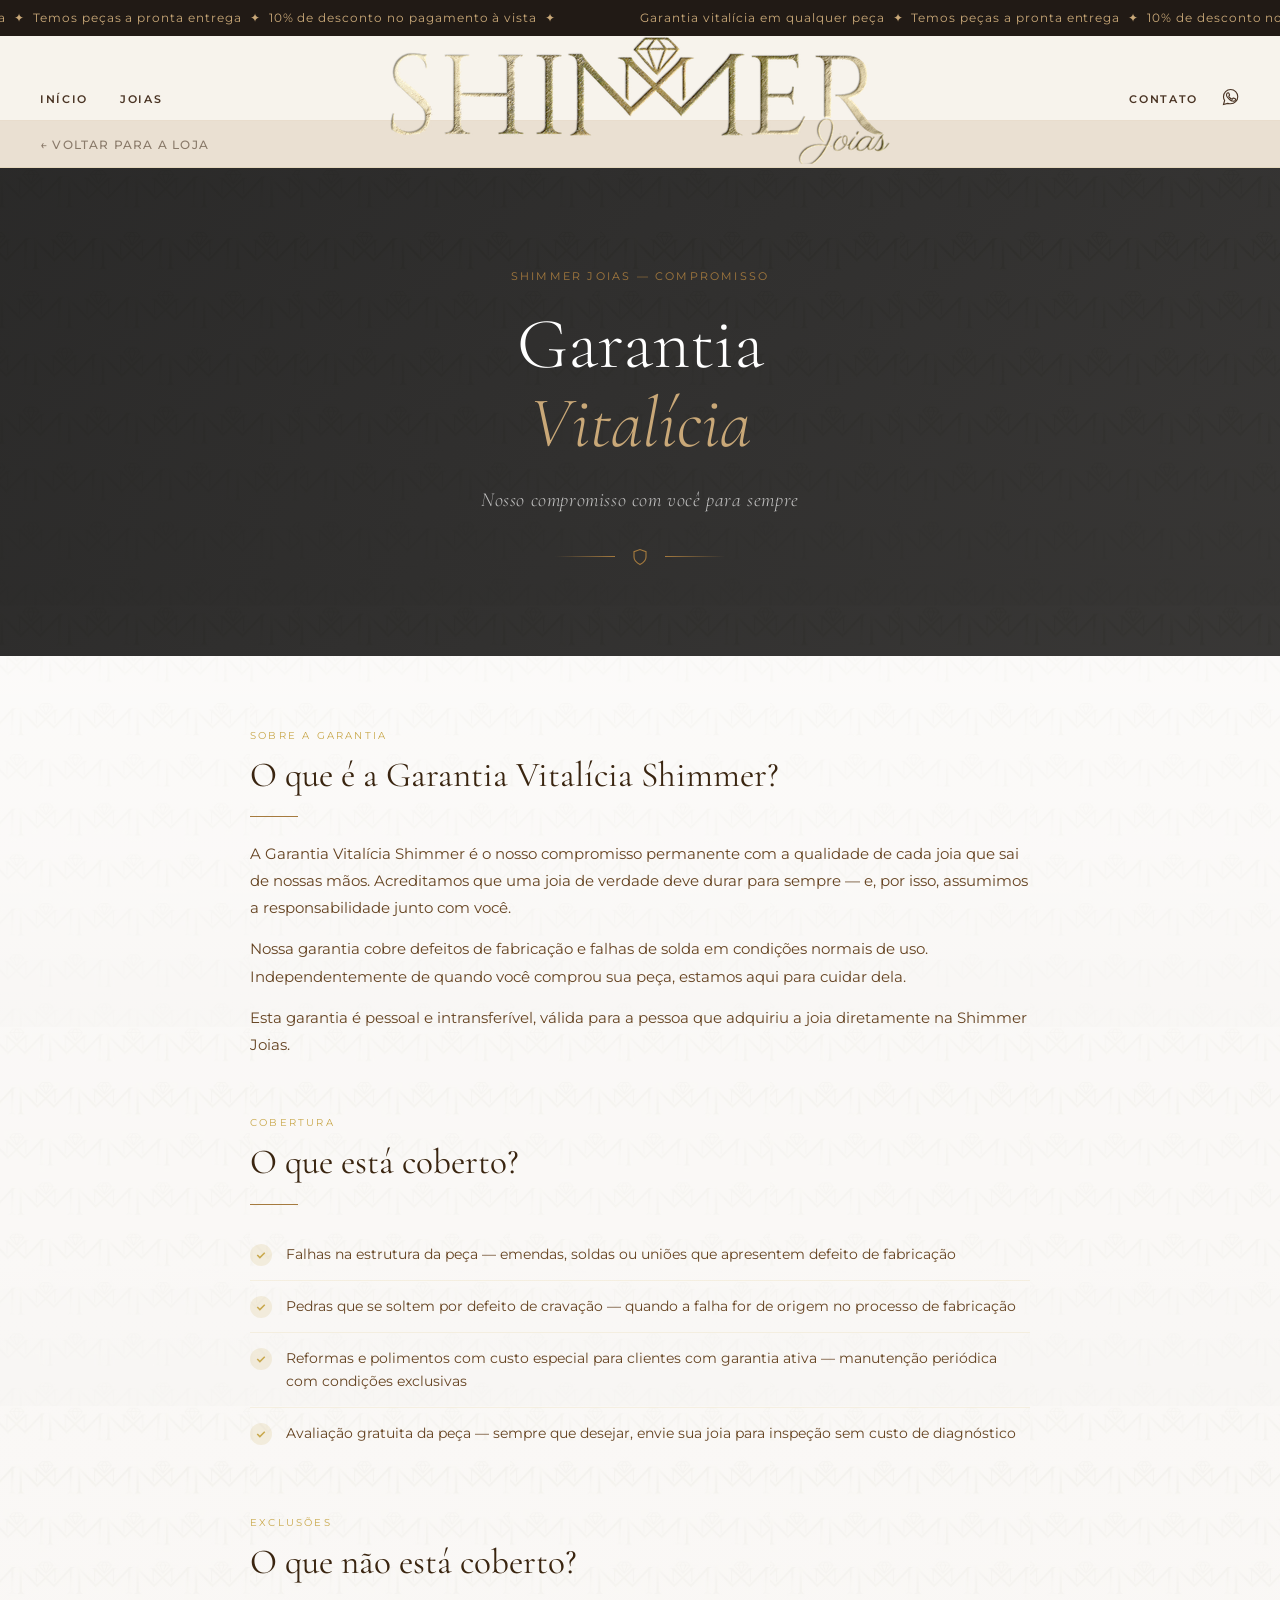
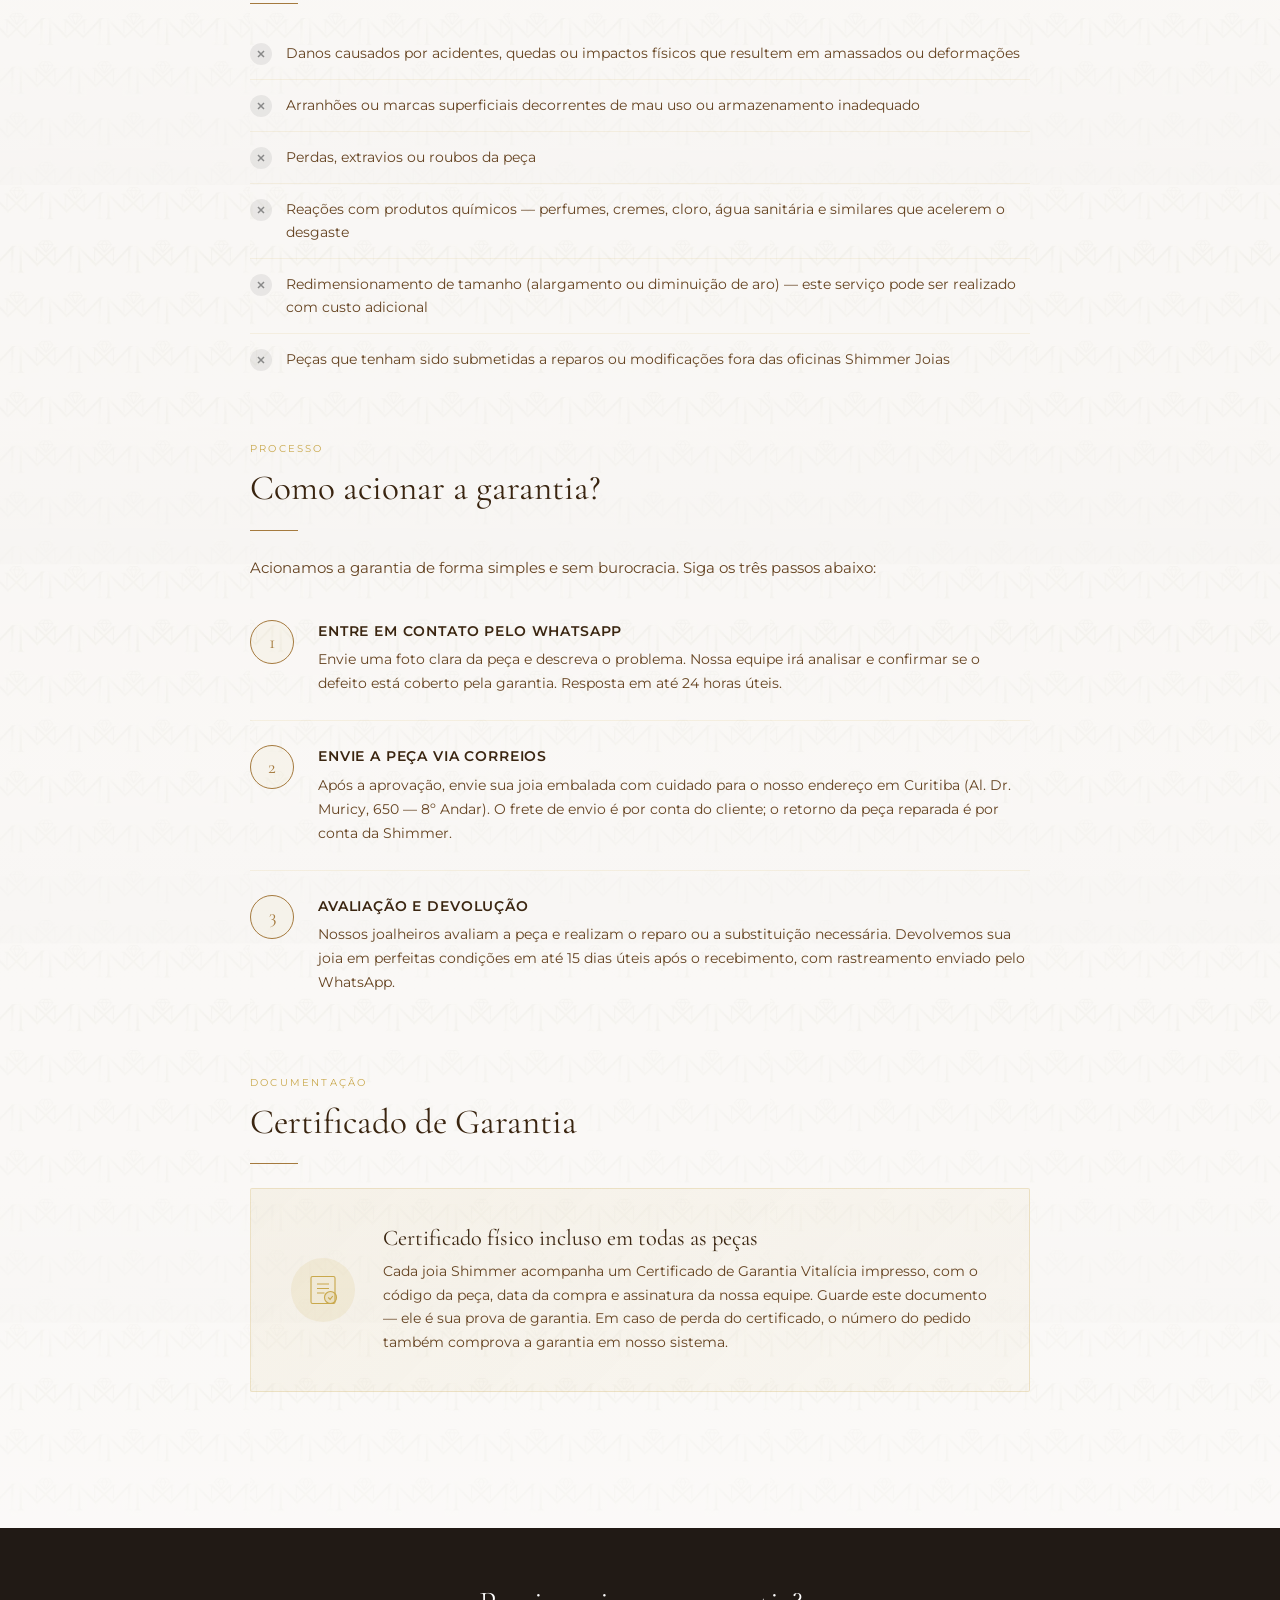
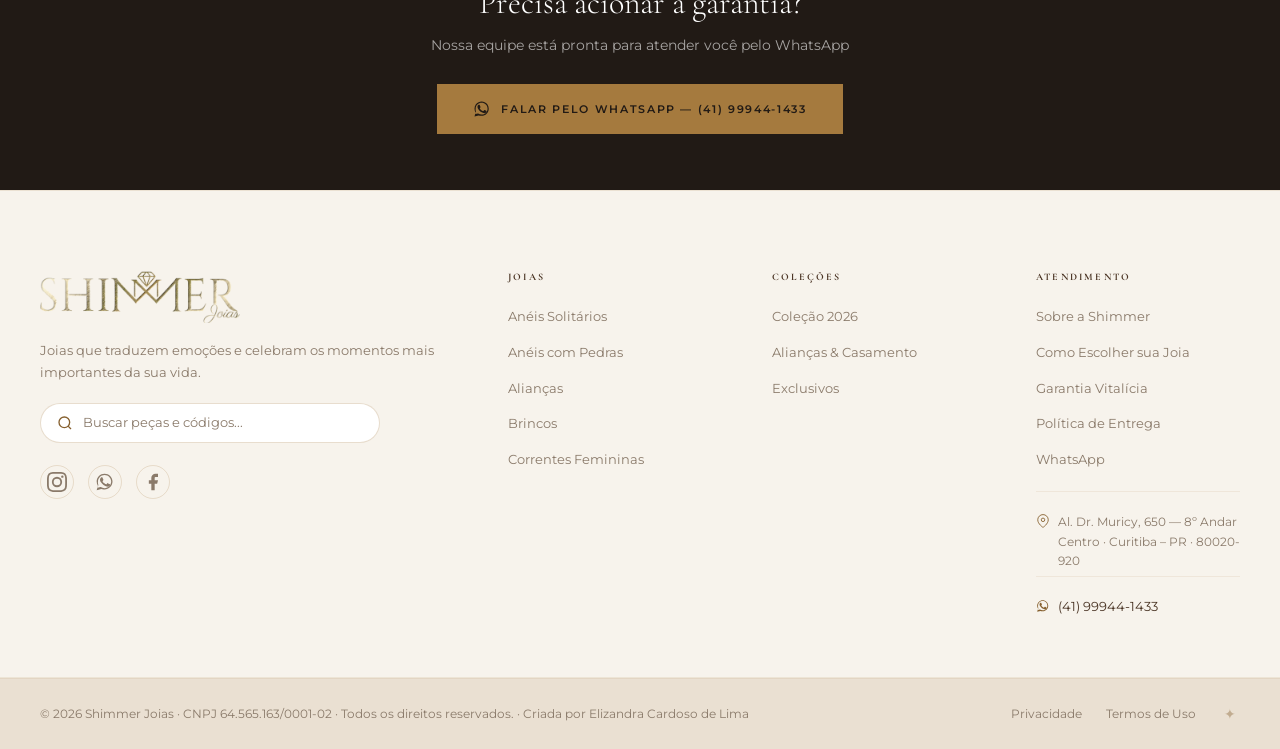
<file: garantia.html>
<!DOCTYPE html>
<html lang="pt-BR">
<head>
  <meta charset="UTF-8" />
  <meta name="viewport" content="width=device-width, initial-scale=1.0" />
  <title>Garantia Vitalícia — SHIMMER JOIAS</title>
  <meta name="description" content="Todas as nossas joias têm garantia vitalícia. Saiba como funciona nossa política de garantia e manutenção." />
  <meta property="og:type" content="website" />
  <meta property="og:site_name" content="SHIMMER JOIAS" />
  <meta property="og:title" content="Garantia Vitalícia — SHIMMER JOIAS" />
  <meta property="og:description" content="Todas as nossas joias têm garantia vitalícia. Saiba como funciona nossa política de garantia e manutenção." />
  <meta property="og:image" content="https://shimmerjoias.store/images/logo.png" />
  <meta property="og:url" content="https://shimmer-joias.vercel.app/garantia.html" />
  <meta name="twitter:card" content="summary_large_image" />
  <meta name="twitter:image" content="https://shimmer-joias.vercel.app/images/SH-1014.jpg" />
  <link rel="preload" href="images/logo.png" as="image" />
  <link rel="stylesheet" href="css/style.css" />
  <link rel="preconnect" href="https://fonts.googleapis.com" />
  <link rel="preconnect" href="https://fonts.gstatic.com" crossorigin />
  <link href="https://fonts.googleapis.com/css2?family=Cormorant+Garamond:ital,wght@0,300;0,400;0,600;1,300;1,400&family=Montserrat:wght@300;400;500;600&display=swap" rel="stylesheet" />
  <style>
    /* ===== PAGE-SPECIFIC STYLES ===== */

    /* Announcement bar */
    .announcement-bar {
      background: var(--dark);
      color: var(--gold-light);
      padding: 10px 0;
      font-size: 12px;
      letter-spacing: 0.08em;
      overflow: hidden;
    }
    .announcement-track {
      display: flex;
      width: max-content;
      animation: marqueeScroll 30s linear infinite;
    }
    .announcement-track span { white-space: nowrap; padding-right: 80px; }
    @keyframes marqueeScroll {
      from { transform: translateX(0); }
      to { transform: translateX(-50%); }
    }

    /* Back link bar */
    .back-bar {
      background: var(--cream);
      border-bottom: 1px solid rgba(201,168,76,0.15);
      padding: 10px 40px;
    }
    .back-bar a {
      font-size: 12px;
      letter-spacing: 0.1em;
      text-transform: uppercase;
      color: var(--gray);
      font-weight: 500;
      transition: color 0.3s;
      display: inline-flex;
      align-items: center;
      gap: 6px;
    }
    .back-bar a:hover { color: var(--gold); }

    /* Hero */
    .policy-hero {
      background: var(--dark);
      background-image: url('images/bg-pattern.jpg');
      background-size: 300px;
      background-repeat: repeat;
      padding: 100px 40px 90px;
      text-align: center;
      position: relative;
      overflow: hidden;
    }
    .policy-hero::before {
      content: '';
      position: absolute;
      inset: 0;
      background: linear-gradient(135deg, rgba(26,26,26,0.92) 0%, rgba(26,26,26,0.85) 100%);
    }
    .policy-hero-content {
      position: relative;
      z-index: 1;
      max-width: 700px;
      margin: 0 auto;
    }
    .policy-hero-label {
      font-family: 'Montserrat', sans-serif;
      font-size: 11px;
      letter-spacing: 0.2em;
      text-transform: uppercase;
      color: var(--gold);
      margin-bottom: 20px;
      display: block;
    }
    .policy-hero h1 {
      font-family: 'Cormorant Garamond', serif;
      font-size: clamp(2.8rem, 6vw, 4.5rem);
      font-weight: 300;
      color: #fff;
      line-height: 1.1;
      margin-bottom: 20px;
    }
    .policy-hero h1 em {
      font-style: italic;
      color: var(--gold-light);
    }
    .policy-hero-subtitle {
      font-family: 'Cormorant Garamond', serif;
      font-size: 1.25rem;
      font-weight: 300;
      font-style: italic;
      color: rgba(255,255,255,0.7);
      letter-spacing: 0.03em;
    }
    .policy-hero-ornament {
      display: flex;
      align-items: center;
      justify-content: center;
      gap: 16px;
      margin-top: 32px;
    }
    .policy-hero-ornament span {
      display: block;
      width: 60px;
      height: 1px;
      background: linear-gradient(to right, transparent, var(--gold));
    }
    .policy-hero-ornament span:last-child {
      background: linear-gradient(to left, transparent, var(--gold));
    }
    .policy-hero-ornament svg { color: var(--gold); }

    /* Content layout */
    .policy-content {
      max-width: 860px;
      margin: 0 auto;
      padding: 72px 40px 80px;
    }

    /* Section blocks */
    .policy-section {
      margin-bottom: 56px;
    }
    .policy-section-label {
      font-family: 'Montserrat', sans-serif;
      font-size: 10px;
      letter-spacing: 0.22em;
      text-transform: uppercase;
      color: var(--gold);
      margin-bottom: 10px;
      display: block;
    }
    .policy-section h2 {
      font-family: 'Cormorant Garamond', serif;
      font-size: clamp(1.7rem, 3vw, 2.2rem);
      font-weight: 400;
      color: var(--dark);
      margin-bottom: 20px;
      line-height: 1.2;
    }
    .policy-section p {
      font-family: 'Montserrat', sans-serif;
      font-size: 0.92rem;
      line-height: 1.85;
      color: #444;
      margin-bottom: 14px;
    }
    .policy-divider {
      width: 48px;
      height: 1px;
      background: var(--gold);
      margin-bottom: 24px;
    }

    /* Lists */
    .policy-list {
      list-style: none;
      padding: 0;
      margin: 0;
    }
    .policy-list li {
      display: flex;
      align-items: flex-start;
      gap: 14px;
      padding: 14px 0;
      border-bottom: 1px solid rgba(201,168,76,0.12);
      font-family: 'Montserrat', sans-serif;
      font-size: 0.9rem;
      line-height: 1.6;
      color: #444;
    }
    .policy-list li:last-child { border-bottom: none; }
    .policy-list li .list-icon {
      flex-shrink: 0;
      width: 22px;
      height: 22px;
      background: rgba(201,168,76,0.12);
      border-radius: 50%;
      display: flex;
      align-items: center;
      justify-content: center;
      margin-top: 1px;
    }
    .policy-list.covered .list-icon { background: rgba(201,168,76,0.15); }
    .policy-list.not-covered .list-icon { background: rgba(90,90,90,0.1); }
    .policy-list.not-covered .list-icon svg { stroke: #888; }

    /* Steps */
    .policy-steps {
      display: flex;
      flex-direction: column;
      gap: 0;
    }
    .policy-step {
      display: flex;
      align-items: flex-start;
      gap: 24px;
      padding: 24px 0;
      border-bottom: 1px solid rgba(201,168,76,0.12);
      position: relative;
    }
    .policy-step:last-child { border-bottom: none; }
    .step-num {
      flex-shrink: 0;
      width: 44px;
      height: 44px;
      border: 1px solid var(--gold);
      border-radius: 50%;
      display: flex;
      align-items: center;
      justify-content: center;
      font-family: 'Cormorant Garamond', serif;
      font-size: 1.2rem;
      font-weight: 400;
      color: var(--gold);
      background: rgba(201,168,76,0.06);
    }
    .step-body strong {
      display: block;
      font-family: 'Montserrat', sans-serif;
      font-size: 0.88rem;
      font-weight: 600;
      letter-spacing: 0.06em;
      text-transform: uppercase;
      color: var(--dark);
      margin-bottom: 6px;
    }
    .step-body p {
      font-family: 'Montserrat', sans-serif;
      font-size: 0.88rem;
      line-height: 1.7;
      color: #555;
      margin: 0;
    }

    /* Certificate card */
    .certificate-card {
      background: linear-gradient(135deg, rgba(201,168,76,0.08) 0%, rgba(201,168,76,0.04) 100%);
      border: 1px solid rgba(201,168,76,0.25);
      border-radius: 2px;
      padding: 36px 40px;
      display: flex;
      align-items: center;
      gap: 28px;
    }
    .certificate-icon {
      flex-shrink: 0;
      width: 64px;
      height: 64px;
      background: rgba(201,168,76,0.12);
      border-radius: 50%;
      display: flex;
      align-items: center;
      justify-content: center;
    }
    .certificate-text h3 {
      font-family: 'Cormorant Garamond', serif;
      font-size: 1.4rem;
      font-weight: 400;
      color: var(--dark);
      margin-bottom: 8px;
    }
    .certificate-text p {
      font-family: 'Montserrat', sans-serif;
      font-size: 0.87rem;
      line-height: 1.7;
      color: #555;
      margin: 0;
    }

    /* CTA banner */
    .policy-cta {
      background: var(--dark);
      padding: 56px 40px;
      text-align: center;
    }
    .policy-cta h3 {
      font-family: 'Cormorant Garamond', serif;
      font-size: 2rem;
      font-weight: 300;
      color: #fff;
      margin-bottom: 12px;
    }
    .policy-cta p {
      font-family: 'Montserrat', sans-serif;
      font-size: 0.88rem;
      color: rgba(255,255,255,0.6);
      margin-bottom: 28px;
    }
    .btn-gold {
      display: inline-flex;
      align-items: center;
      gap: 10px;
      background: var(--gold);
      color: var(--dark);
      font-family: 'Montserrat', sans-serif;
      font-size: 11px;
      font-weight: 600;
      letter-spacing: 0.15em;
      text-transform: uppercase;
      padding: 16px 36px;
      border: none;
      cursor: pointer;
      text-decoration: none;
      transition: background 0.3s, transform 0.2s;
    }
    .btn-gold:hover {
      background: var(--gold-dark);
      transform: translateY(-1px);
    }

    /* Simple footer */
    .policy-footer {
      background: var(--dark);
      border-top: 1px solid rgba(201,168,76,0.15);
      padding: 28px 40px;
      text-align: center;
    }
    .policy-footer p {
      font-family: 'Montserrat', sans-serif;
      font-size: 11px;
      letter-spacing: 0.08em;
      color: rgba(255,255,255,0.4);
      margin-bottom: 10px;
    }
    .policy-footer a {
      font-family: 'Montserrat', sans-serif;
      font-size: 11px;
      letter-spacing: 0.12em;
      text-transform: uppercase;
      color: var(--gold);
      text-decoration: none;
      transition: color 0.3s;
    }
    .policy-footer a:hover { color: var(--gold-light); }

    /* ===== FUNDO PATTERN + DEGRADÊ BRANCO + TEXTO MARROM ===== */
    body {
      background:
        linear-gradient(180deg,
          rgba(255,255,255,0.96) 0%,
          rgba(255,255,255,0.80) 25%,
          rgba(255,255,255,0.75) 50%,
          rgba(255,255,255,0.80) 75%,
          rgba(255,255,255,0.96) 100%
        ),
        url('images/bg-pattern.jpg') repeat center / 260px;
    }
    .policy-section h2       { color: #3a2510; }
    .policy-section p        { color: #654321; }
    .policy-list li          { color: #654321; }
    .step-body strong        { color: #3a2510; }
    .step-body p             { color: #654321; }
    .certificate-text h3     { color: #3a2510; }
    .certificate-text p      { color: #654321; }
    .policy-section-label    { color: #c9a84c; }

    /* Responsive */
    @media (max-width: 640px) {
      .policy-hero { padding: 72px 20px 64px; }
      .policy-content { padding: 48px 20px 56px; }
      .back-bar { padding: 10px 20px; }
      .certificate-card { flex-direction: column; text-align: center; }
      .policy-cta { padding: 48px 20px; }
      .policy-footer { padding: 24px 20px; }
    }
  </style>
</head>
<body>

  <!-- ANNOUNCEMENT BAR -->
  <div class="announcement-bar">
    <div class="announcement-track">
      <span>Garantia vitalícia em qualquer peça &nbsp;✦&nbsp; Temos peças a pronta entrega &nbsp;✦&nbsp; 10% de desconto no pagamento à vista &nbsp;✦&nbsp; Garantia vitalícia em qualquer peça &nbsp;✦&nbsp; Temos peças a pronta entrega &nbsp;✦&nbsp; 10% de desconto no pagamento à vista &nbsp;✦&nbsp; </span>
      <span>Garantia vitalícia em qualquer peça &nbsp;✦&nbsp; Temos peças a pronta entrega &nbsp;✦&nbsp; 10% de desconto no pagamento à vista &nbsp;✦&nbsp; Garantia vitalícia em qualquer peça &nbsp;✦&nbsp; Temos peças a pronta entrega &nbsp;✦&nbsp; 10% de desconto no pagamento à vista &nbsp;✦&nbsp; </span>
    </div>
  </div>

  <!-- HEADER -->
  <header id="header">
    <div class="header-inner">
      <nav class="nav-left">
        <a href="index.html">Início</a>
        <a href="index.html#joias">Joias</a>
      </nav>

      <a href="index.html" class="logo">
        <img src="images/logo.png" alt="SHIMMER JOIAS" class="logo-img" />
      </a>

      <nav class="nav-right">
        <a href="index.html#contato" class="nav-hide-mobile">Contato</a>
        <a href="https://wa.me/5541999441433" class="nav-icon" aria-label="WhatsApp" target="_blank">
          <svg viewBox="0 0 24 24" width="18" height="18" fill="none" stroke="currentColor" stroke-width="1.5"><path d="M17.472 14.382c-.297-.149-1.758-.867-2.03-.967-.273-.099-.471-.148-.67.15-.197.297-.767.966-.94 1.164-.173.199-.347.223-.644.075-.297-.15-1.255-.463-2.39-1.475-.883-.788-1.48-1.761-1.653-2.059-.173-.297-.018-.458.13-.606.134-.133.298-.347.446-.52.149-.174.198-.298.298-.497.099-.198.05-.371-.025-.52-.075-.149-.669-1.612-.916-2.207-.242-.579-.487-.5-.669-.51-.173-.008-.371-.01-.57-.01-.198 0-.52.074-.792.372-.272.297-1.04 1.016-1.04 2.479 0 1.462 1.065 2.875 1.213 3.074.149.198 2.096 3.2 5.077 4.487.709.306 1.262.489 1.694.625.712.227 1.36.195 1.871.118.571-.085 1.758-.719 2.006-1.413.248-.694.248-1.289.173-1.413-.074-.124-.272-.198-.57-.347z"/><path d="M11.5 2C6.262 2 2 6.262 2 11.5c0 1.91.553 3.685 1.508 5.183L2 22l5.47-1.487A9.459 9.459 0 0011.5 21c5.238 0 9.5-4.262 9.5-9.5S16.738 2 11.5 2z"/></svg>
        </a>
      </nav>
    </div>
  </header>

  <!-- BACK LINK BAR -->
  <div class="back-bar">
    <a href="index.html">← Voltar para a loja</a>
  </div>

  <!-- HERO -->
  <section class="policy-hero">
    <div class="policy-hero-content">
      <span class="policy-hero-label">Shimmer Joias — Compromisso</span>
      <h1>Garantia<br /><em>Vitalícia</em></h1>
      <p class="policy-hero-subtitle">Nosso compromisso com você para sempre</p>
      <div class="policy-hero-ornament">
        <span></span>
        <svg viewBox="0 0 24 24" width="18" height="18" fill="none" stroke="currentColor" stroke-width="1.5">
          <path d="M12 22s8-4 8-10V5l-8-3-8 3v7c0 6 8 10 8 10z"/>
        </svg>
        <span></span>
      </div>
    </div>
  </section>

  <!-- CONTENT -->
  <main class="policy-content">

    <!-- O que é -->
    <section class="policy-section">
      <span class="policy-section-label">Sobre a garantia</span>
      <h2>O que é a Garantia Vitalícia Shimmer?</h2>
      <div class="policy-divider"></div>
      <p>A Garantia Vitalícia Shimmer é o nosso compromisso permanente com a qualidade de cada joia que sai de nossas mãos. Acreditamos que uma joia de verdade deve durar para sempre — e, por isso, assumimos a responsabilidade junto com você.</p>
      <p>Nossa garantia cobre defeitos de fabricação e falhas de solda em condições normais de uso. Independentemente de quando você comprou sua peça, estamos aqui para cuidar dela.</p>
      <p>Esta garantia é pessoal e intransferível, válida para a pessoa que adquiriu a joia diretamente na Shimmer Joias.</p>
    </section>

    <!-- O que está coberto -->
    <section class="policy-section">
      <span class="policy-section-label">Cobertura</span>
      <h2>O que está coberto?</h2>
      <div class="policy-divider"></div>
      <ul class="policy-list covered">
        <li>
          <div class="list-icon">
            <svg viewBox="0 0 16 16" width="12" height="12" fill="none" stroke="#c9a84c" stroke-width="2"><polyline points="3 8 6.5 11.5 13 5"/></svg>
          </div>
          <span>Falhas na estrutura da peça — emendas, soldas ou uniões que apresentem defeito de fabricação</span>
        </li>
        <li>
          <div class="list-icon">
            <svg viewBox="0 0 16 16" width="12" height="12" fill="none" stroke="#c9a84c" stroke-width="2"><polyline points="3 8 6.5 11.5 13 5"/></svg>
          </div>
          <span>Pedras que se soltem por defeito de cravação — quando a falha for de origem no processo de fabricação</span>
        </li>
        <li>
          <div class="list-icon">
            <svg viewBox="0 0 16 16" width="12" height="12" fill="none" stroke="#c9a84c" stroke-width="2"><polyline points="3 8 6.5 11.5 13 5"/></svg>
          </div>
          <span>Reformas e polimentos com custo especial para clientes com garantia ativa — manutenção periódica com condições exclusivas</span>
        </li>
        <li>
          <div class="list-icon">
            <svg viewBox="0 0 16 16" width="12" height="12" fill="none" stroke="#c9a84c" stroke-width="2"><polyline points="3 8 6.5 11.5 13 5"/></svg>
          </div>
          <span>Avaliação gratuita da peça — sempre que desejar, envie sua joia para inspeção sem custo de diagnóstico</span>
        </li>
      </ul>
    </section>

    <!-- O que não está coberto -->
    <section class="policy-section">
      <span class="policy-section-label">Exclusões</span>
      <h2>O que não está coberto?</h2>
      <div class="policy-divider"></div>
      <ul class="policy-list not-covered">
        <li>
          <div class="list-icon">
            <svg viewBox="0 0 16 16" width="12" height="12" fill="none" stroke="#888" stroke-width="2"><line x1="4" y1="4" x2="12" y2="12"/><line x1="12" y1="4" x2="4" y2="12"/></svg>
          </div>
          <span>Danos causados por acidentes, quedas ou impactos físicos que resultem em amassados ou deformações</span>
        </li>
        <li>
          <div class="list-icon">
            <svg viewBox="0 0 16 16" width="12" height="12" fill="none" stroke="#888" stroke-width="2"><line x1="4" y1="4" x2="12" y2="12"/><line x1="12" y1="4" x2="4" y2="12"/></svg>
          </div>
          <span>Arranhões ou marcas superficiais decorrentes de mau uso ou armazenamento inadequado</span>
        </li>
        <li>
          <div class="list-icon">
            <svg viewBox="0 0 16 16" width="12" height="12" fill="none" stroke="#888" stroke-width="2"><line x1="4" y1="4" x2="12" y2="12"/><line x1="12" y1="4" x2="4" y2="12"/></svg>
          </div>
          <span>Perdas, extravios ou roubos da peça</span>
        </li>
        <li>
          <div class="list-icon">
            <svg viewBox="0 0 16 16" width="12" height="12" fill="none" stroke="#888" stroke-width="2"><line x1="4" y1="4" x2="12" y2="12"/><line x1="12" y1="4" x2="4" y2="12"/></svg>
          </div>
          <span>Reações com produtos químicos — perfumes, cremes, cloro, água sanitária e similares que acelerem o desgaste</span>
        </li>
        <li>
          <div class="list-icon">
            <svg viewBox="0 0 16 16" width="12" height="12" fill="none" stroke="#888" stroke-width="2"><line x1="4" y1="4" x2="12" y2="12"/><line x1="12" y1="4" x2="4" y2="12"/></svg>
          </div>
          <span>Redimensionamento de tamanho (alargamento ou diminuição de aro) — este serviço pode ser realizado com custo adicional</span>
        </li>
        <li>
          <div class="list-icon">
            <svg viewBox="0 0 16 16" width="12" height="12" fill="none" stroke="#888" stroke-width="2"><line x1="4" y1="4" x2="12" y2="12"/><line x1="12" y1="4" x2="4" y2="12"/></svg>
          </div>
          <span>Peças que tenham sido submetidas a reparos ou modificações fora das oficinas Shimmer Joias</span>
        </li>
      </ul>
    </section>

    <!-- Como acionar -->
    <section class="policy-section">
      <span class="policy-section-label">Processo</span>
      <h2>Como acionar a garantia?</h2>
      <div class="policy-divider"></div>
      <p>Acionamos a garantia de forma simples e sem burocracia. Siga os três passos abaixo:</p>
      <div class="policy-steps">
        <div class="policy-step">
          <div class="step-num">1</div>
          <div class="step-body">
            <strong>Entre em contato pelo WhatsApp</strong>
            <p>Envie uma foto clara da peça e descreva o problema. Nossa equipe irá analisar e confirmar se o defeito está coberto pela garantia. Resposta em até 24 horas úteis.</p>
          </div>
        </div>
        <div class="policy-step">
          <div class="step-num">2</div>
          <div class="step-body">
            <strong>Envie a peça via Correios</strong>
            <p>Após a aprovação, envie sua joia embalada com cuidado para o nosso endereço em Curitiba (Al. Dr. Muricy, 650 — 8º Andar). O frete de envio é por conta do cliente; o retorno da peça reparada é por conta da Shimmer.</p>
          </div>
        </div>
        <div class="policy-step">
          <div class="step-num">3</div>
          <div class="step-body">
            <strong>Avaliação e devolução</strong>
            <p>Nossos joalheiros avaliam a peça e realizam o reparo ou a substituição necessária. Devolvemos sua joia em perfeitas condições em até 15 dias úteis após o recebimento, com rastreamento enviado pelo WhatsApp.</p>
          </div>
        </div>
      </div>
    </section>

    <!-- Certificado -->
    <section class="policy-section">
      <span class="policy-section-label">Documentação</span>
      <h2>Certificado de Garantia</h2>
      <div class="policy-divider"></div>
      <div class="certificate-card">
        <div class="certificate-icon">
          <svg viewBox="0 0 48 48" width="36" height="36" fill="none" stroke="#c9a84c" stroke-width="1.5">
            <rect x="8" y="6" width="32" height="36" rx="2"/>
            <path d="M16 16h16M16 22h16M16 28h10"/>
            <circle cx="34" cy="34" r="8" fill="rgba(201,168,76,0.15)" stroke="#c9a84c"/>
            <polyline points="31 34 33.5 36.5 37 32" stroke="#c9a84c" stroke-width="1.5"/>
          </svg>
        </div>
        <div class="certificate-text">
          <h3>Certificado físico incluso em todas as peças</h3>
          <p>Cada joia Shimmer acompanha um Certificado de Garantia Vitalícia impresso, com o código da peça, data da compra e assinatura da nossa equipe. Guarde este documento — ele é sua prova de garantia. Em caso de perda do certificado, o número do pedido também comprova a garantia em nosso sistema.</p>
        </div>
      </div>
    </section>

  </main>

  <!-- CTA SECTION -->
  <section class="policy-cta">
    <h3>Precisa acionar a garantia?</h3>
    <p>Nossa equipe está pronta para atender você pelo WhatsApp</p>
    <a href="https://wa.me/5541999441433?text=Olá!%20Gostaria%20de%20acionar%20a%20garantia%20de%20uma%20peça%20Shimmer." target="_blank" class="btn-gold">
      <svg viewBox="0 0 24 24" width="18" height="18" fill="currentColor">
        <path d="M17.472 14.382c-.297-.149-1.758-.867-2.03-.967-.273-.099-.471-.148-.67.15-.197.297-.767.966-.94 1.164-.173.199-.347.223-.644.075-.297-.15-1.255-.463-2.39-1.475-.883-.788-1.48-1.761-1.653-2.059-.173-.297-.018-.458.13-.606.134-.133.298-.347.446-.52.149-.174.198-.298.298-.497.099-.198.05-.371-.025-.52-.075-.149-.669-1.612-.916-2.207-.242-.579-.487-.5-.669-.51-.173-.008-.371-.01-.57-.01-.198 0-.52.074-.792.372-.272.297-1.04 1.016-1.04 2.479 0 1.462 1.065 2.875 1.213 3.074.149.198 2.096 3.2 5.077 4.487.709.306 1.262.489 1.694.625.712.227 1.36.195 1.871.118.571-.085 1.758-.719 2.006-1.413.248-.694.248-1.289.173-1.413-.074-.124-.272-.198-.57-.347z"/>
        <path d="M11.5 2C6.262 2 2 6.262 2 11.5c0 1.91.553 3.685 1.508 5.183L2 22l5.47-1.487A9.459 9.459 0 0011.5 21c5.238 0 9.5-4.262 9.5-9.5S16.738 2 11.5 2zm0 17.4c-1.703 0-3.285-.48-4.618-1.313l-.33-.196-3.424.931.931-3.371-.215-.347A7.872 7.872 0 013.6 11.5C3.6 7.14 7.14 3.6 11.5 3.6c4.36 0 7.9 3.54 7.9 7.9 0 4.36-3.54 7.9-7.9 7.9z"/>
      </svg>
      Falar pelo WhatsApp — (41) 99944-1433
    </a>
  </section>
  <!-- FOOTER -->
  <footer id="footer">
    <div class="footer-top">
      <div class="container footer-grid">
        <div class="footer-brand">
          <div class="footer-logo">
            <img src="images/logo.png" alt="SHIMMER JOIAS" class="footer-logo-img" />
          </div>
          <p>Joias que traduzem emoções e celebram os momentos mais importantes da sua vida.</p>
          <div class="footer-search" data-search-trigger role="button" tabindex="0" aria-label="Buscar no site">
            <svg viewBox="0 0 24 24" width="16" height="16" fill="none" stroke="currentColor" stroke-width="2"><circle cx="11" cy="11" r="8"/><line x1="21" y1="21" x2="16.65" y2="16.65"/></svg>
            <input type="text" placeholder="Buscar peças e códigos..." readonly />
          </div>
          <div class="footer-social">
            <a href="https://www.instagram.com/shimmer_joias/" target="_blank" aria-label="Instagram">
              <svg viewBox="0 0 24 24" width="20" height="20" fill="currentColor"><path d="M12 2.163c3.204 0 3.584.012 4.85.07 3.252.148 4.771 1.691 4.919 4.919.058 1.265.069 1.645.069 4.849 0 3.205-.012 3.584-.069 4.849-.149 3.225-1.664 4.771-4.919 4.919-1.266.058-1.644.07-4.85.07-3.204 0-3.584-.012-4.849-.07-3.26-.149-4.771-1.699-4.919-4.92-.058-1.265-.07-1.644-.07-4.849 0-3.204.013-3.583.07-4.849.149-3.227 1.664-4.771 4.919-4.919 1.266-.057 1.645-.069 4.849-.069zM12 0C8.741 0 8.333.014 7.053.072 2.695.272.273 2.69.073 7.052.014 8.333 0 8.741 0 12c0 3.259.014 3.668.072 4.948.2 4.358 2.618 6.78 6.98 6.98C8.333 23.986 8.741 24 12 24c3.259 0 3.668-.014 4.948-.072 4.354-.2 6.782-2.618 6.979-6.98.059-1.28.073-1.689.073-4.948 0-3.259-.014-3.667-.072-4.947-.196-4.354-2.617-6.78-6.979-6.98C15.668.014 15.259 0 12 0zm0 5.838a6.162 6.162 0 100 12.324 6.162 6.162 0 000-12.324zM12 16a4 4 0 110-8 4 4 0 010 8zm6.406-11.845a1.44 1.44 0 100 2.881 1.44 1.44 0 000-2.881z"/></svg>
            </a>
            <a href="https://wa.me/5541999441433" target="_blank" aria-label="WhatsApp">
              <svg viewBox="0 0 24 24" width="20" height="20" fill="currentColor"><path d="M17.472 14.382c-.297-.149-1.758-.867-2.03-.967-.273-.099-.471-.148-.67.15-.197.297-.767.966-.94 1.164-.173.199-.347.223-.644.075-.297-.15-1.255-.463-2.39-1.475-.883-.788-1.48-1.761-1.653-2.059-.173-.297-.018-.458.13-.606.134-.133.298-.347.446-.52.149-.174.198-.298.298-.497.099-.198.05-.371-.025-.52-.075-.149-.669-1.612-.916-2.207-.242-.579-.487-.5-.669-.51-.173-.008-.371-.01-.57-.01-.198 0-.52.074-.792.372-.272.297-1.04 1.016-1.04 2.479 0 1.462 1.065 2.875 1.213 3.074.149.198 2.096 3.2 5.077 4.487.709.306 1.262.489 1.694.625.712.227 1.36.195 1.871.118.571-.085 1.758-.719 2.006-1.413.248-.694.248-1.289.173-1.413-.074-.124-.272-.198-.57-.347z"/><path d="M11.5 2C6.262 2 2 6.262 2 11.5c0 1.91.553 3.685 1.508 5.183L2 22l5.47-1.487A9.459 9.459 0 0011.5 21c5.238 0 9.5-4.262 9.5-9.5S16.738 2 11.5 2zm0 17.4c-1.703 0-3.285-.48-4.618-1.313l-.33-.196-3.424.931.931-3.371-.215-.347A7.872 7.872 0 013.6 11.5C3.6 7.14 7.14 3.6 11.5 3.6c4.36 0 7.9 3.54 7.9 7.9 0 4.36-3.54 7.9-7.9 7.9z"/></svg>
            </a>
            <a href="https://www.facebook.com/shimmerjoias" target="_blank" aria-label="Facebook">
              <svg viewBox="0 0 24 24" width="20" height="20" fill="currentColor"><path d="M18 2h-3a5 5 0 00-5 5v3H7v4h3v8h4v-8h3l1-4h-4V7a1 1 0 011-1h3z"/></svg>
            </a>
          </div>
        </div>
        <div class="footer-links">
          <h5>Joias</h5>
          <ul>
            <li><a href="categoria.html?cat=solitarios">Anéis Solitários</a></li>
            <li><a href="categoria.html?cat=aneis">Anéis com Pedras</a></li>
            <li><a href="categoria.html?cat=casamento">Alianças</a></li>
            <li><a href="categoria.html?cat=brincos">Brincos</a></li>
            <li><a href="categoria.html?cat=correntes-femininas">Correntes Femininas</a></li>
          </ul>
        </div>
        <div class="footer-links">
          <h5>Coleções</h5>
          <ul>
            <li><a href="colecao-2026.html">Coleção 2026</a></li>
            <li><a href="categoria.html?cat=casamento">Alianças &amp; Casamento</a></li>
            <li><a href="categoria.html?cat=aneis-exclusivos">Exclusivos</a></li>
          </ul>
        </div>
        <div class="footer-links">
          <h5>Atendimento</h5>
          <ul>
            <li><a href="sobre.html">Sobre a Shimmer</a></li>
            <li><a href="escolher-joia.html">Como Escolher sua Joia</a></li>
            <li><a href="garantia.html">Garantia Vitalícia</a></li>
            <li><a href="entrega.html">Política de Entrega</a></li>
            <li><a href="https://wa.me/5541999441433" target="_blank">WhatsApp</a></li>
          </ul>
          <div class="footer-endereco">
            <svg viewBox="0 0 24 24" width="14" height="14" fill="none" stroke="var(--gold-dark)" stroke-width="1.5"><path d="M21 10c0 7-9 13-9 13S3 17 3 10a9 9 0 0118 0z"/><circle cx="12" cy="10" r="3"/></svg>
            <span>Al. Dr. Muricy, 650 — 8º Andar<br />Centro · Curitiba – PR · 80020-920</span>
          </div>
          <div class="footer-endereco" style="margin-top:6px">
            <svg viewBox="0 0 24 24" width="14" height="14" fill="currentColor" style="color:var(--gold-dark)"><path d="M17.472 14.382c-.297-.149-1.758-.867-2.03-.967-.273-.099-.471-.148-.67.15-.197.297-.767.966-.94 1.164-.173.199-.347.223-.644.075-.297-.15-1.255-.463-2.39-1.475-.883-.788-1.48-1.761-1.653-2.059-.173-.297-.018-.458.13-.606.134-.133.298-.347.446-.52.149-.174.198-.298.298-.497.099-.198.05-.371-.025-.52-.075-.149-.669-1.612-.916-2.207-.242-.579-.487-.5-.669-.51-.173-.008-.371-.01-.57-.01-.198 0-.52.074-.792.372-.272.297-1.04 1.016-1.04 2.479 0 1.462 1.065 2.875 1.213 3.074.149.198 2.096 3.2 5.077 4.487.709.306 1.262.489 1.694.625.712.227 1.36.195 1.871.118.571-.085 1.758-.719 2.006-1.413.248-.694.248-1.289.173-1.413-.074-.124-.272-.198-.57-.347z"/><path d="M11.5 2C6.262 2 2 6.262 2 11.5c0 1.91.553 3.685 1.508 5.183L2 22l5.47-1.487A9.459 9.459 0 0011.5 21c5.238 0 9.5-4.262 9.5-9.5S16.738 2 11.5 2zm0 17.4c-1.703 0-3.285-.48-4.618-1.313l-.33-.196-3.424.931.931-3.371-.215-.347A7.872 7.872 0 013.6 11.5C3.6 7.14 7.14 3.6 11.5 3.6c4.36 0 7.9 3.54 7.9 7.9 0 4.36-3.54 7.9-7.9 7.9z"/></svg>
            <a href="https://wa.me/5541999441433" target="_blank" style="color:inherit">(41) 99944-1433</a>
          </div>
        </div>
      </div>
    </div>
    <div class="footer-bottom">
      <div class="container footer-bottom-inner">
        <p>© 2026 Shimmer Joias · CNPJ 64.565.163/0001-02 · Todos os direitos reservados. · Criada por Elizandra Cardoso de Lima</p>
        <div class="footer-bottom-links">
          <a href="privacidade.html">Privacidade</a>
          <a href="termos.html">Termos de Uso</a>
          <span id="secret-trigger" title="Shimmer Joias" style="cursor:default;user-select:none;color:var(--gold-dark)">✦</span>
        </div>
      </div>
    </div>
  </footer>

<script src="js/produtos.js"></script>
<script src="js/search.js"></script>
</body>
</html>
</file>
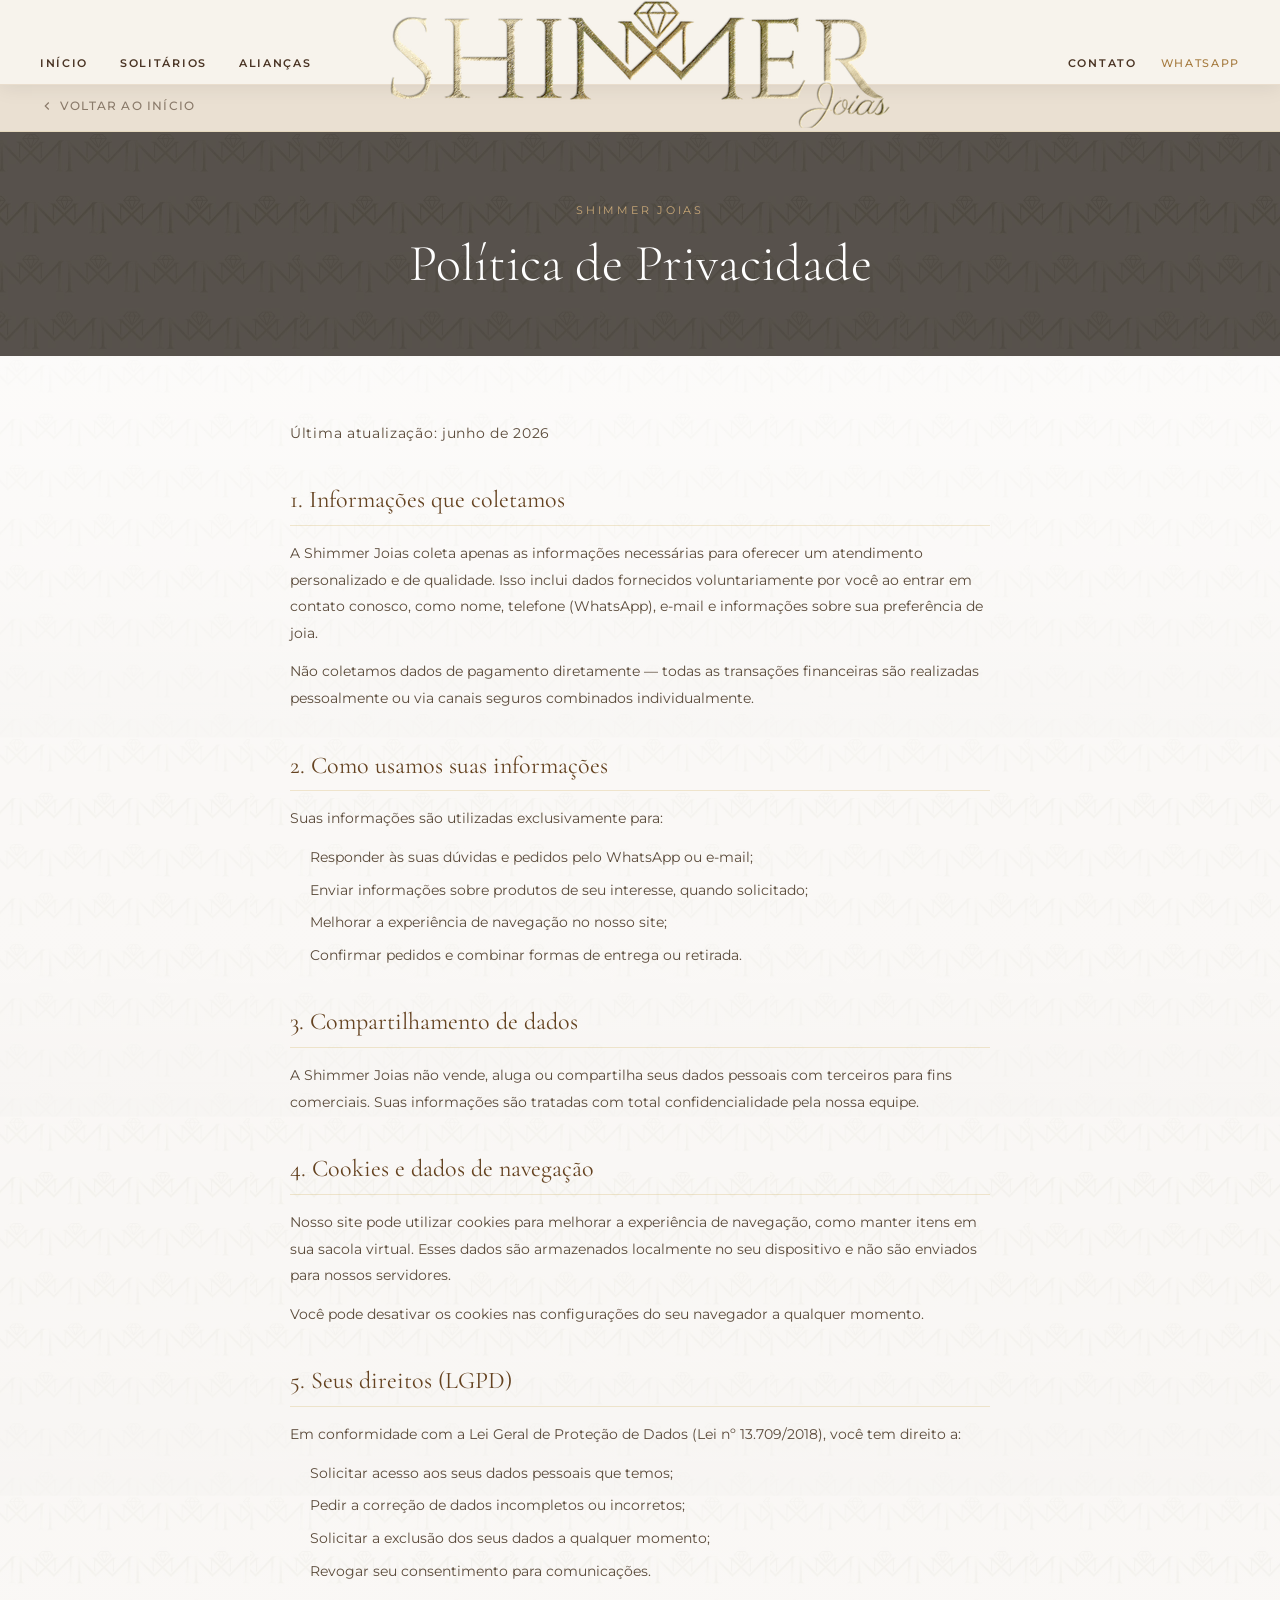
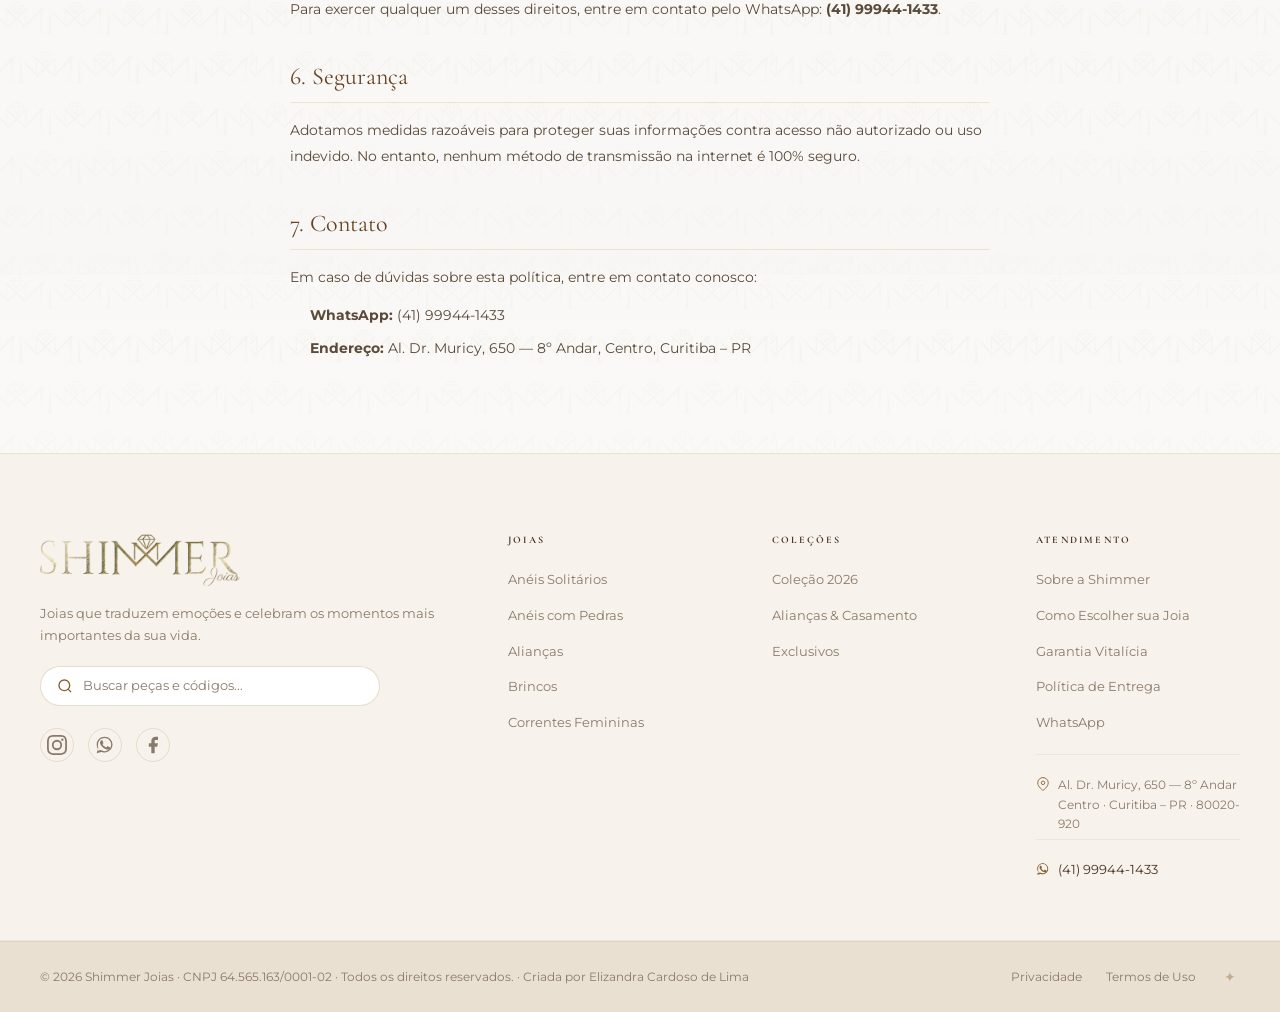
<file: privacidade.html>
<!DOCTYPE html>
<html lang="pt-BR">
<head>
  <meta charset="UTF-8" />
  <meta name="viewport" content="width=device-width, initial-scale=1.0" />
  <title>Política de Privacidade | Shimmer Joias</title>
  <meta name="description" content="Política de privacidade da Shimmer Joias. Saiba como tratamos seus dados com segurança e transparência." />
  <meta property="og:type" content="website" />
  <meta property="og:site_name" content="SHIMMER JOIAS" />
  <meta property="og:title" content="Política de Privacidade | Shimmer Joias" />
  <meta property="og:description" content="Política de privacidade da Shimmer Joias. Saiba como tratamos seus dados com segurança e transparência." />
  <meta property="og:image" content="https://shimmerjoias.store/images/logo.png" />
  <meta property="og:url" content="https://shimmer-joias.vercel.app/privacidade.html" />
  <meta name="twitter:card" content="summary_large_image" />
  <meta name="twitter:image" content="https://shimmer-joias.vercel.app/images/SH-1014.jpg" />
  <link rel="stylesheet" href="css/style.css" />
  <link rel="preconnect" href="https://fonts.googleapis.com" />
  <link rel="preconnect" href="https://fonts.gstatic.com" crossorigin />
  <link href="https://fonts.googleapis.com/css2?family=Cormorant+Garamond:ital,wght@0,300;0,400;0,600;1,300;1,400&family=Montserrat:wght@300;400;500;600&display=swap" rel="stylesheet" />
  <style>
    .back-bar {
      background: var(--cream);
      border-bottom: 1px solid rgba(201,168,76,0.15);
      padding: 10px 40px;
    }
    .back-bar a {
      font-size: 12px; letter-spacing: 0.1em; text-transform: uppercase;
      color: var(--gray); font-weight: 500; transition: color 0.3s;
      display: inline-flex; align-items: center; gap: 6px;
    }
    .back-bar a:hover { color: var(--gold); }
    .policy-hero {
      background: var(--dark);
      background-image: url('images/bg-pattern.jpg');
      background-size: 300px; background-repeat: repeat;
      padding: 70px 40px 60px; text-align: center; position: relative;
    }
    .policy-hero::after {
      content: ''; position: absolute; inset: 0;
      background: rgba(26,22,18,0.7); pointer-events: none;
    }
    .policy-hero-inner { position: relative; z-index: 1; }
    .policy-hero .label {
      font-size: 11px; letter-spacing: 0.25em; color: var(--gold-light);
      text-transform: uppercase; display: block; margin-bottom: 14px;
      font-family: 'Montserrat', sans-serif;
    }
    .policy-hero h1 {
      font-family: 'Cormorant Garamond', serif;
      font-size: clamp(32px, 5vw, 52px); font-weight: 300;
      color: var(--white); line-height: 1.2;
    }
    .policy-wrap { background: transparent; }
    .policy-content {
      max-width: 780px; margin: 0 auto; padding: 64px 40px 80px;
    }
    .policy-content h2 {
      font-family: 'Cormorant Garamond', serif;
      font-size: 24px; font-weight: 400; color: #654321;
      margin: 40px 0 14px; border-bottom: 1px solid rgba(201,168,76,0.25);
      padding-bottom: 10px;
    }
    .policy-content h2:first-child { margin-top: 0; }
    .policy-content p, .policy-content li {
      font-family: 'Montserrat', sans-serif;
      font-size: 14px; color: #5a4a3a; line-height: 1.9; margin-bottom: 12px;
    }
    .policy-content ul { padding-left: 20px; margin-bottom: 12px; }
    .policy-content li { margin-bottom: 6px; }
    .policy-date {
      font-family: 'Montserrat', sans-serif; font-size: 12px;
      color: #999; letter-spacing: 0.05em; margin-bottom: 40px;
    }
    @media (max-width: 768px) {
      .back-bar { padding: 10px 20px; }
      .policy-content { padding: 40px 24px 60px; }
      .policy-hero { padding: 60px 20px 50px; }
    }
    /* ===== FUNDO PATTERN + DEGRADÊ BRANCO + TEXTO MARROM ===== */
    body {
      background:
        linear-gradient(180deg,
          rgba(255,255,255,0.96) 0%,
          rgba(255,255,255,0.80) 25%,
          rgba(255,255,255,0.75) 50%,
          rgba(255,255,255,0.80) 75%,
          rgba(255,255,255,0.96) 100%
        ),
        url('images/bg-pattern.jpg') repeat center / 260px;
    }
  </style>
</head>
<body>

  <!-- HEADER -->
  <header id="header" style="position:relative;box-shadow:0 2px 20px rgba(0,0,0,0.08);">
    <div class="header-inner">
      <nav class="nav-left">
        <a href="index.html">Início</a>
        <a href="categoria.html?cat=solitarios">Solitários</a>
        <a href="categoria.html?cat=casamento">Alianças</a>
      </nav>
      <a href="index.html" class="logo">
        <img src="images/logo.png" alt="SHIMMER JOIAS" class="logo-img" />
      </a>
      <nav class="nav-right">
        <a href="index.html#contato" class="nav-hide-mobile">Contato</a>
        <a href="https://wa.me/5541999441433" target="_blank" class="nav-hide-mobile" style="color:var(--gold);font-weight:500;">WhatsApp</a>
      </nav>
    </div>
  </header>

  <!-- BACK -->
  <div class="back-bar">
    <a href="index.html">
      <svg width="14" height="14" viewBox="0 0 24 24" fill="none" stroke="currentColor" stroke-width="2"><polyline points="15 18 9 12 15 6"/></svg>
      Voltar ao início
    </a>
  </div>

  <!-- HERO -->
  <section class="policy-hero">
    <div class="policy-hero-inner">
      <span class="label">Shimmer Joias</span>
      <h1>Política de Privacidade</h1>
    </div>
  </section>

  <!-- CONTEÚDO -->
  <div class="policy-wrap">
  <div class="policy-content">
    <p class="policy-date">Última atualização: junho de 2026</p>

    <h2>1. Informações que coletamos</h2>
    <p>A Shimmer Joias coleta apenas as informações necessárias para oferecer um atendimento personalizado e de qualidade. Isso inclui dados fornecidos voluntariamente por você ao entrar em contato conosco, como nome, telefone (WhatsApp), e-mail e informações sobre sua preferência de joia.</p>
    <p>Não coletamos dados de pagamento diretamente — todas as transações financeiras são realizadas pessoalmente ou via canais seguros combinados individualmente.</p>

    <h2>2. Como usamos suas informações</h2>
    <p>Suas informações são utilizadas exclusivamente para:</p>
    <ul>
      <li>Responder às suas dúvidas e pedidos pelo WhatsApp ou e-mail;</li>
      <li>Enviar informações sobre produtos de seu interesse, quando solicitado;</li>
      <li>Melhorar a experiência de navegação no nosso site;</li>
      <li>Confirmar pedidos e combinar formas de entrega ou retirada.</li>
    </ul>

    <h2>3. Compartilhamento de dados</h2>
    <p>A Shimmer Joias não vende, aluga ou compartilha seus dados pessoais com terceiros para fins comerciais. Suas informações são tratadas com total confidencialidade pela nossa equipe.</p>

    <h2>4. Cookies e dados de navegação</h2>
    <p>Nosso site pode utilizar cookies para melhorar a experiência de navegação, como manter itens em sua sacola virtual. Esses dados são armazenados localmente no seu dispositivo e não são enviados para nossos servidores.</p>
    <p>Você pode desativar os cookies nas configurações do seu navegador a qualquer momento.</p>

    <h2>5. Seus direitos (LGPD)</h2>
    <p>Em conformidade com a Lei Geral de Proteção de Dados (Lei nº 13.709/2018), você tem direito a:</p>
    <ul>
      <li>Solicitar acesso aos seus dados pessoais que temos;</li>
      <li>Pedir a correção de dados incompletos ou incorretos;</li>
      <li>Solicitar a exclusão dos seus dados a qualquer momento;</li>
      <li>Revogar seu consentimento para comunicações.</li>
    </ul>
    <p>Para exercer qualquer um desses direitos, entre em contato pelo WhatsApp: <strong>(41) 99944-1433</strong>.</p>

    <h2>6. Segurança</h2>
    <p>Adotamos medidas razoáveis para proteger suas informações contra acesso não autorizado ou uso indevido. No entanto, nenhum método de transmissão na internet é 100% seguro.</p>

    <h2>7. Contato</h2>
    <p>Em caso de dúvidas sobre esta política, entre em contato conosco:</p>
    <ul>
      <li><strong>WhatsApp:</strong> (41) 99944-1433</li>
      <li><strong>Endereço:</strong> Al. Dr. Muricy, 650 — 8º Andar, Centro, Curitiba – PR</li>
    </ul>
  </div>
  </div><!-- /policy-wrap -->
  <!-- FOOTER -->
  <footer id="footer">
    <div class="footer-top">
      <div class="container footer-grid">
        <div class="footer-brand">
          <div class="footer-logo">
            <img src="images/logo.png" alt="SHIMMER JOIAS" class="footer-logo-img" />
          </div>
          <p>Joias que traduzem emoções e celebram os momentos mais importantes da sua vida.</p>
          <div class="footer-search" data-search-trigger role="button" tabindex="0" aria-label="Buscar no site">
            <svg viewBox="0 0 24 24" width="16" height="16" fill="none" stroke="currentColor" stroke-width="2"><circle cx="11" cy="11" r="8"/><line x1="21" y1="21" x2="16.65" y2="16.65"/></svg>
            <input type="text" placeholder="Buscar peças e códigos..." readonly />
          </div>
          <div class="footer-social">
            <a href="https://www.instagram.com/shimmer_joias/" target="_blank" aria-label="Instagram">
              <svg viewBox="0 0 24 24" width="20" height="20" fill="currentColor"><path d="M12 2.163c3.204 0 3.584.012 4.85.07 3.252.148 4.771 1.691 4.919 4.919.058 1.265.069 1.645.069 4.849 0 3.205-.012 3.584-.069 4.849-.149 3.225-1.664 4.771-4.919 4.919-1.266.058-1.644.07-4.85.07-3.204 0-3.584-.012-4.849-.07-3.26-.149-4.771-1.699-4.919-4.92-.058-1.265-.07-1.644-.07-4.849 0-3.204.013-3.583.07-4.849.149-3.227 1.664-4.771 4.919-4.919 1.266-.057 1.645-.069 4.849-.069zM12 0C8.741 0 8.333.014 7.053.072 2.695.272.273 2.69.073 7.052.014 8.333 0 8.741 0 12c0 3.259.014 3.668.072 4.948.2 4.358 2.618 6.78 6.98 6.98C8.333 23.986 8.741 24 12 24c3.259 0 3.668-.014 4.948-.072 4.354-.2 6.782-2.618 6.979-6.98.059-1.28.073-1.689.073-4.948 0-3.259-.014-3.667-.072-4.947-.196-4.354-2.617-6.78-6.979-6.98C15.668.014 15.259 0 12 0zm0 5.838a6.162 6.162 0 100 12.324 6.162 6.162 0 000-12.324zM12 16a4 4 0 110-8 4 4 0 010 8zm6.406-11.845a1.44 1.44 0 100 2.881 1.44 1.44 0 000-2.881z"/></svg>
            </a>
            <a href="https://wa.me/5541999441433" target="_blank" aria-label="WhatsApp">
              <svg viewBox="0 0 24 24" width="20" height="20" fill="currentColor"><path d="M17.472 14.382c-.297-.149-1.758-.867-2.03-.967-.273-.099-.471-.148-.67.15-.197.297-.767.966-.94 1.164-.173.199-.347.223-.644.075-.297-.15-1.255-.463-2.39-1.475-.883-.788-1.48-1.761-1.653-2.059-.173-.297-.018-.458.13-.606.134-.133.298-.347.446-.52.149-.174.198-.298.298-.497.099-.198.05-.371-.025-.52-.075-.149-.669-1.612-.916-2.207-.242-.579-.487-.5-.669-.51-.173-.008-.371-.01-.57-.01-.198 0-.52.074-.792.372-.272.297-1.04 1.016-1.04 2.479 0 1.462 1.065 2.875 1.213 3.074.149.198 2.096 3.2 5.077 4.487.709.306 1.262.489 1.694.625.712.227 1.36.195 1.871.118.571-.085 1.758-.719 2.006-1.413.248-.694.248-1.289.173-1.413-.074-.124-.272-.198-.57-.347z"/><path d="M11.5 2C6.262 2 2 6.262 2 11.5c0 1.91.553 3.685 1.508 5.183L2 22l5.47-1.487A9.459 9.459 0 0011.5 21c5.238 0 9.5-4.262 9.5-9.5S16.738 2 11.5 2zm0 17.4c-1.703 0-3.285-.48-4.618-1.313l-.33-.196-3.424.931.931-3.371-.215-.347A7.872 7.872 0 013.6 11.5C3.6 7.14 7.14 3.6 11.5 3.6c4.36 0 7.9 3.54 7.9 7.9 0 4.36-3.54 7.9-7.9 7.9z"/></svg>
            </a>
            <a href="https://www.facebook.com/shimmerjoias" target="_blank" aria-label="Facebook">
              <svg viewBox="0 0 24 24" width="20" height="20" fill="currentColor"><path d="M18 2h-3a5 5 0 00-5 5v3H7v4h3v8h4v-8h3l1-4h-4V7a1 1 0 011-1h3z"/></svg>
            </a>
          </div>
        </div>
        <div class="footer-links">
          <h5>Joias</h5>
          <ul>
            <li><a href="categoria.html?cat=solitarios">Anéis Solitários</a></li>
            <li><a href="categoria.html?cat=aneis">Anéis com Pedras</a></li>
            <li><a href="categoria.html?cat=casamento">Alianças</a></li>
            <li><a href="categoria.html?cat=brincos">Brincos</a></li>
            <li><a href="categoria.html?cat=correntes-femininas">Correntes Femininas</a></li>
          </ul>
        </div>
        <div class="footer-links">
          <h5>Coleções</h5>
          <ul>
            <li><a href="colecao-2026.html">Coleção 2026</a></li>
            <li><a href="categoria.html?cat=casamento">Alianças &amp; Casamento</a></li>
            <li><a href="categoria.html?cat=aneis-exclusivos">Exclusivos</a></li>
          </ul>
        </div>
        <div class="footer-links">
          <h5>Atendimento</h5>
          <ul>
            <li><a href="sobre.html">Sobre a Shimmer</a></li>
            <li><a href="escolher-joia.html">Como Escolher sua Joia</a></li>
            <li><a href="garantia.html">Garantia Vitalícia</a></li>
            <li><a href="entrega.html">Política de Entrega</a></li>
            <li><a href="https://wa.me/5541999441433" target="_blank">WhatsApp</a></li>
          </ul>
          <div class="footer-endereco">
            <svg viewBox="0 0 24 24" width="14" height="14" fill="none" stroke="var(--gold-dark)" stroke-width="1.5"><path d="M21 10c0 7-9 13-9 13S3 17 3 10a9 9 0 0118 0z"/><circle cx="12" cy="10" r="3"/></svg>
            <span>Al. Dr. Muricy, 650 — 8º Andar<br />Centro · Curitiba – PR · 80020-920</span>
          </div>
          <div class="footer-endereco" style="margin-top:6px">
            <svg viewBox="0 0 24 24" width="14" height="14" fill="currentColor" style="color:var(--gold-dark)"><path d="M17.472 14.382c-.297-.149-1.758-.867-2.03-.967-.273-.099-.471-.148-.67.15-.197.297-.767.966-.94 1.164-.173.199-.347.223-.644.075-.297-.15-1.255-.463-2.39-1.475-.883-.788-1.48-1.761-1.653-2.059-.173-.297-.018-.458.13-.606.134-.133.298-.347.446-.52.149-.174.198-.298.298-.497.099-.198.05-.371-.025-.52-.075-.149-.669-1.612-.916-2.207-.242-.579-.487-.5-.669-.51-.173-.008-.371-.01-.57-.01-.198 0-.52.074-.792.372-.272.297-1.04 1.016-1.04 2.479 0 1.462 1.065 2.875 1.213 3.074.149.198 2.096 3.2 5.077 4.487.709.306 1.262.489 1.694.625.712.227 1.36.195 1.871.118.571-.085 1.758-.719 2.006-1.413.248-.694.248-1.289.173-1.413-.074-.124-.272-.198-.57-.347z"/><path d="M11.5 2C6.262 2 2 6.262 2 11.5c0 1.91.553 3.685 1.508 5.183L2 22l5.47-1.487A9.459 9.459 0 0011.5 21c5.238 0 9.5-4.262 9.5-9.5S16.738 2 11.5 2zm0 17.4c-1.703 0-3.285-.48-4.618-1.313l-.33-.196-3.424.931.931-3.371-.215-.347A7.872 7.872 0 013.6 11.5C3.6 7.14 7.14 3.6 11.5 3.6c4.36 0 7.9 3.54 7.9 7.9 0 4.36-3.54 7.9-7.9 7.9z"/></svg>
            <a href="https://wa.me/5541999441433" target="_blank" style="color:inherit">(41) 99944-1433</a>
          </div>
        </div>
      </div>
    </div>
    <div class="footer-bottom">
      <div class="container footer-bottom-inner">
        <p>© 2026 Shimmer Joias · CNPJ 64.565.163/0001-02 · Todos os direitos reservados. · Criada por Elizandra Cardoso de Lima</p>
        <div class="footer-bottom-links">
          <a href="privacidade.html">Privacidade</a>
          <a href="termos.html">Termos de Uso</a>
          <span id="secret-trigger" title="Shimmer Joias" style="cursor:default;user-select:none;color:var(--gold-dark)">✦</span>
        </div>
      </div>
    </div>
  </footer>

<script src="js/produtos.js"></script>
<script src="js/search.js"></script>
</body>
</html>
</file>
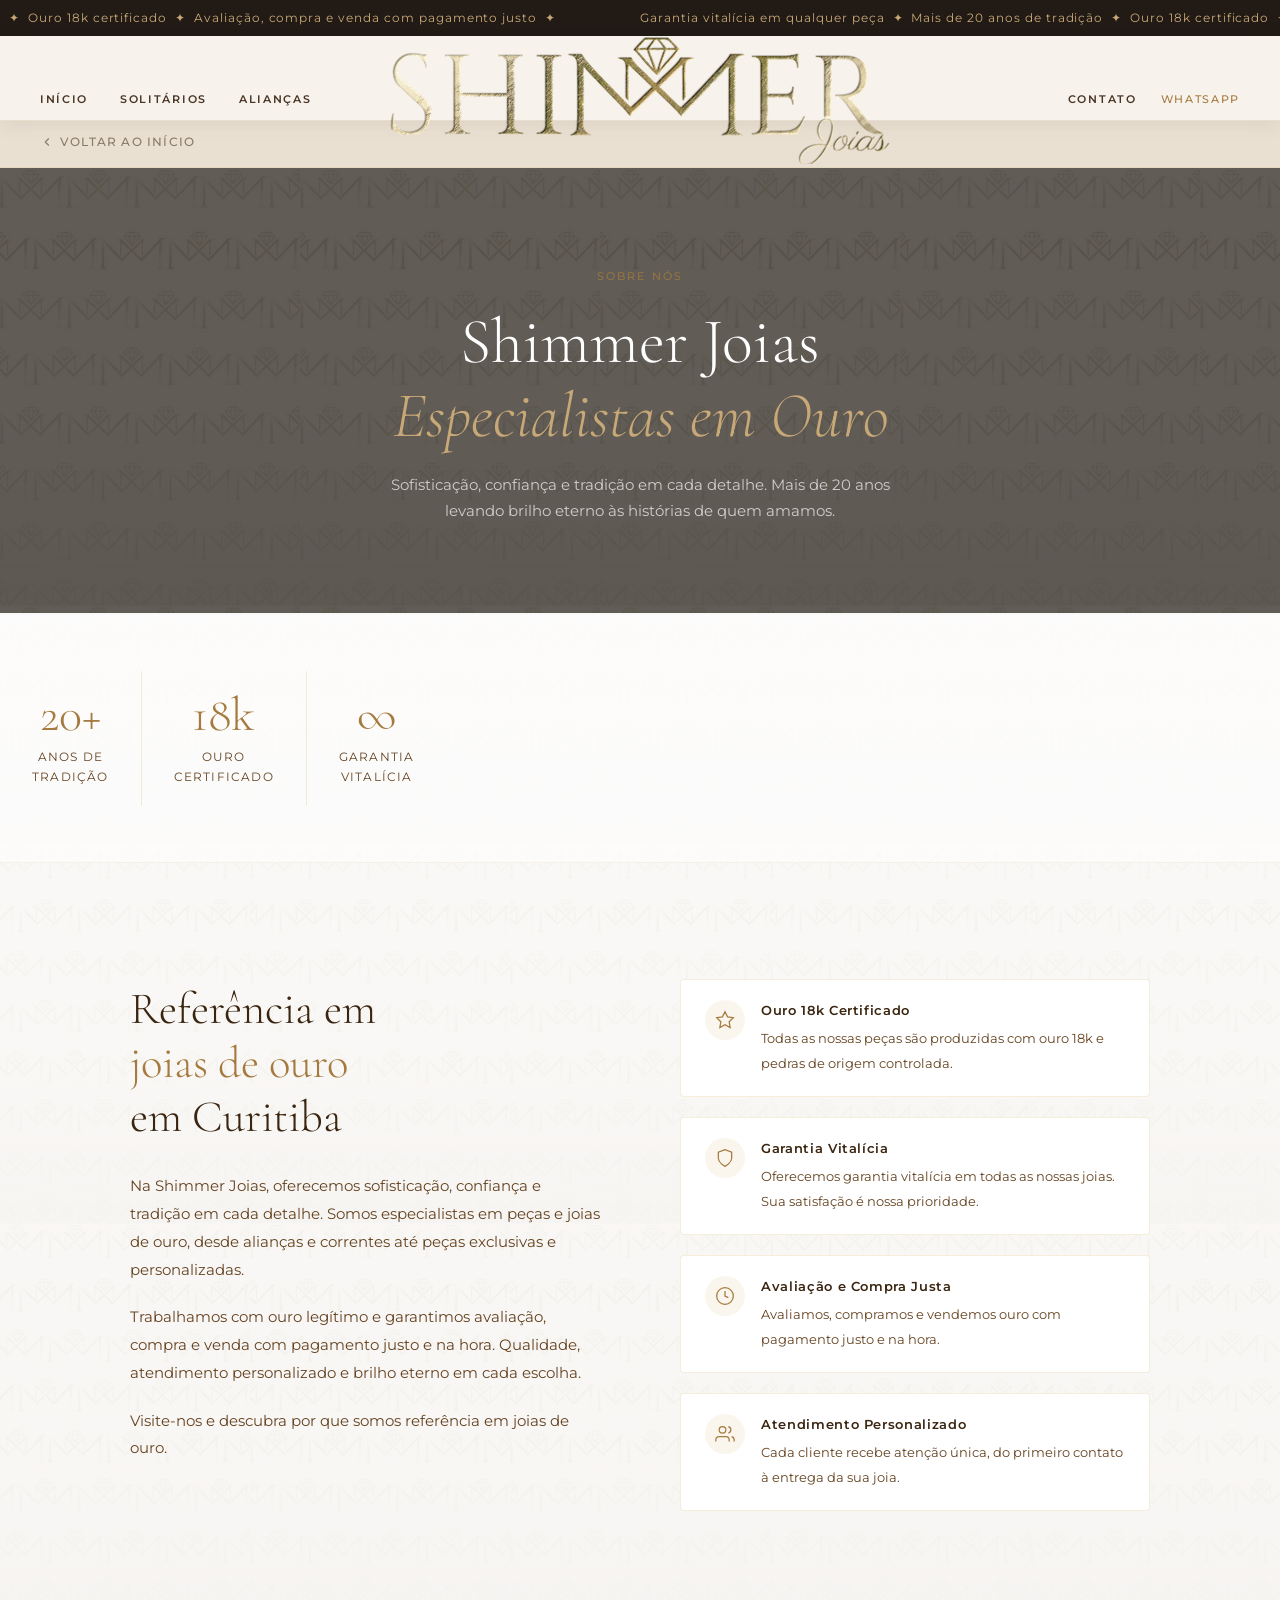
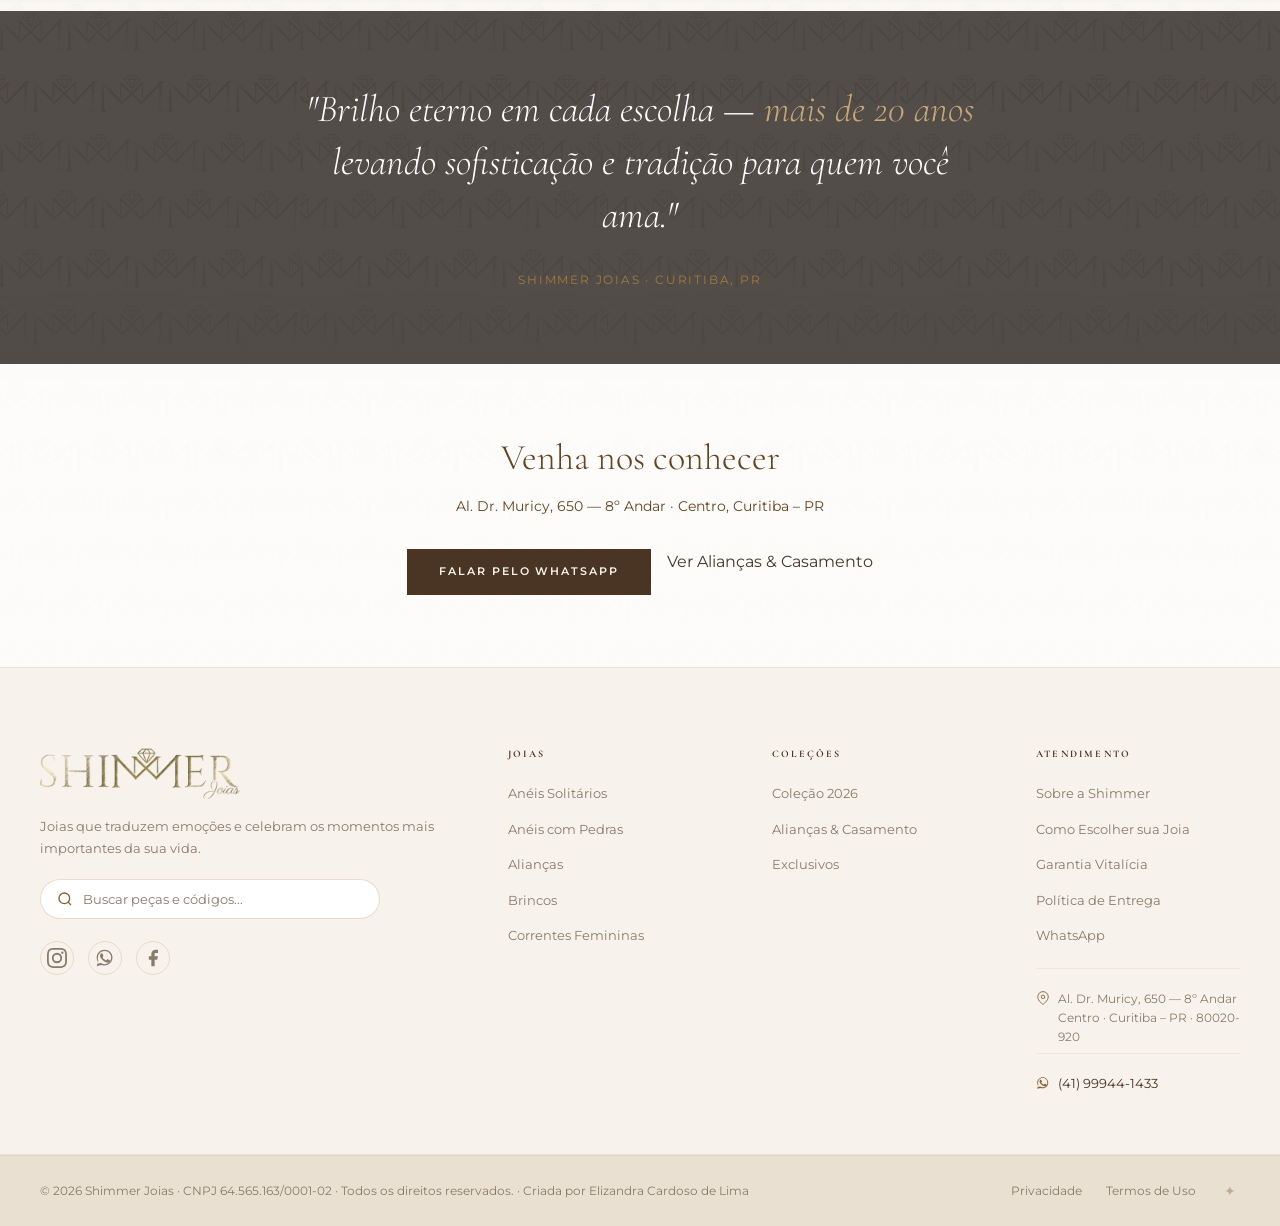
<file: sobre.html>
<!DOCTYPE html>
<html lang="pt-BR">
<head>
  <meta charset="UTF-8" />
  <meta name="viewport" content="width=device-width, initial-scale=1.0" />
  <title>Sobre a Shimmer Joias | Especialistas em Ouro 18k</title>
  <meta name="description" content="Mais de 20 anos de tradição em joias de ouro. Especialistas em alianças, correntes, peças exclusivas e personalizadas. Avaliação, compra e venda com pagamento justo." />
  <meta property="og:type" content="website" />
  <meta property="og:site_name" content="SHIMMER JOIAS" />
  <meta property="og:title" content="Sobre a Shimmer Joias | Especialistas em Ouro 18k" />
  <meta property="og:description" content="Mais de 20 anos de tradição em joias de ouro. Especialistas em alianças, correntes, peças exclusivas e personalizadas. Garantia vitalícia." />
  <meta property="og:image" content="https://shimmerjoias.store/images/logo.png" />
  <meta property="og:url" content="https://shimmer-joias.vercel.app/sobre.html" />
  <meta name="twitter:card" content="summary_large_image" />
  <meta name="twitter:image" content="https://shimmer-joias.vercel.app/images/SH-1014.jpg" />
  <link rel="preload" href="images/logo.png" as="image" />
  <link rel="stylesheet" href="css/style.css" />
  <link rel="preconnect" href="https://fonts.googleapis.com" />
  <link rel="preconnect" href="https://fonts.gstatic.com" crossorigin />
  <link href="https://fonts.googleapis.com/css2?family=Cormorant+Garamond:ital,wght@0,300;0,400;0,600;1,300;1,400&family=Montserrat:wght@300;400;500;600&display=swap" rel="stylesheet" />
  <style>
    .announcement-bar {
      background: var(--dark);
      color: var(--gold-light);
      padding: 10px 0;
      font-size: 12px;
      letter-spacing: 0.08em;
      overflow: hidden;
    }
    .announcement-track {
      display: flex;
      width: max-content;
      animation: marqueeScroll 30s linear infinite;
    }
    .announcement-track span { white-space: nowrap; padding-right: 80px; }
    @keyframes marqueeScroll {
      from { transform: translateX(0); }
      to { transform: translateX(-50%); }
    }

    .back-bar {
      background: var(--cream);
      border-bottom: 1px solid rgba(201,168,76,0.15);
      padding: 10px 40px;
    }
    .back-bar a {
      font-size: 12px;
      letter-spacing: 0.1em;
      text-transform: uppercase;
      color: var(--gray);
      font-weight: 500;
      transition: color 0.3s;
      display: inline-flex;
      align-items: center;
      gap: 6px;
    }
    .back-bar a:hover { color: var(--gold); }

    .sobre-hero {
      background: var(--dark);
      background-image: url('images/bg-pattern.jpg');
      background-size: 300px;
      background-repeat: repeat;
      padding: 100px 40px 90px;
      text-align: center;
      position: relative;
    }
    .sobre-hero::after {
      content: '';
      position: absolute;
      inset: 0;
      background: rgba(26,22,18,0.65);
      pointer-events: none;
    }
    .sobre-hero-inner { position: relative; z-index: 1; }
    .sobre-hero .label {
      font-size: 11px;
      letter-spacing: 0.2em;
      text-transform: uppercase;
      color: var(--gold);
      margin-bottom: 20px;
      display: block;
    }
    .sobre-hero h1 {
      font-family: 'Cormorant Garamond', serif;
      font-size: clamp(38px, 5vw, 64px);
      font-weight: 300;
      color: #fff;
      line-height: 1.15;
      margin-bottom: 20px;
    }
    .sobre-hero h1 em { color: var(--gold-light); font-style: italic; }
    .sobre-hero p {
      font-size: 15px;
      color: rgba(255,255,255,0.7);
      max-width: 520px;
      margin: 0 auto;
      line-height: 1.7;
    }

    .sobre-stats {
      background: rgba(255,255,255,0.6);
      padding: 56px 0;
      border-bottom: 1px solid rgba(201,168,76,0.12);
    }
    .sobre-stats-grid {
      display: grid;
      grid-template-columns: repeat(3, 1fr);
      gap: 0;
      width: 100%;
      max-width: 800px;
      margin: 0 auto;
    }
    .sobre-stat {
      text-align: center;
      padding: 20px 32px;
      border-right: 1px solid rgba(201,168,76,0.2);
    }
    .sobre-stat:last-child { border-right: none; }
    .sobre-stat-num {
      font-family: 'Cormorant Garamond', serif;
      font-size: 48px;
      font-weight: 300;
      color: var(--gold);
      line-height: 1;
      display: block;
    }
    .sobre-stat-label {
      font-size: 12px;
      letter-spacing: 0.1em;
      text-transform: uppercase;
      color: #654321;
      margin-top: 8px;
      display: block;
    }

    .sobre-content {
      padding: 80px 0 100px;
      background: transparent;
    }
    .sobre-content-grid {
      display: grid;
      grid-template-columns: 1fr 1fr;
      gap: 80px;
      align-items: center;
      max-width: 1100px;
      margin: 0 auto;
      padding: 0 40px;
    }
    .sobre-texto h2 {
      font-family: 'Cormorant Garamond', serif;
      font-size: clamp(32px, 3.5vw, 48px);
      font-weight: 300;
      color: #654321;
      line-height: 1.2;
      margin-bottom: 28px;
    }
    .sobre-texto h2 span { color: var(--gold); }
    .sobre-texto p {
      font-size: 15px;
      color: #5a4a3a;
      line-height: 1.85;
      margin-bottom: 20px;
    }
    .sobre-pilares {
      display: flex;
      flex-direction: column;
      gap: 20px;
      margin-top: 36px;
    }
    .sobre-pilar {
      display: flex;
      align-items: flex-start;
      gap: 16px;
      background: #fff;
      border: 1px solid rgba(201,168,76,0.2);
      border-radius: 4px;
      padding: 20px 24px;
    }
    .sobre-pilar-icon {
      width: 40px;
      height: 40px;
      flex-shrink: 0;
      background: rgba(201,168,76,0.1);
      border-radius: 50%;
      display: flex;
      align-items: center;
      justify-content: center;
    }
    .sobre-pilar-text strong {
      display: block;
      font-size: 13px;
      letter-spacing: 0.05em;
      color: #654321;
      font-weight: 600;
      margin-bottom: 4px;
    }
    .sobre-pilar-text span {
      font-size: 13px;
      color: #7a6050;
      line-height: 1.5;
    }

    .sobre-destaque {
      background: var(--dark);
      background-image: url('images/bg-pattern.jpg');
      background-size: 300px;
      background-repeat: repeat;
      padding: 72px 40px;
      text-align: center;
      position: relative;
    }
    .sobre-destaque::after {
      content: '';
      position: absolute;
      inset: 0;
      background: rgba(26,22,18,0.72);
      pointer-events: none;
    }
    .sobre-destaque-inner { position: relative; z-index: 1; }
    .sobre-destaque blockquote {
      font-family: 'Cormorant Garamond', serif;
      font-size: clamp(24px, 3vw, 38px);
      font-weight: 300;
      color: #fff;
      font-style: italic;
      line-height: 1.4;
      max-width: 700px;
      margin: 0 auto 24px;
    }
    .sobre-destaque blockquote span { color: var(--gold-light); }
    .sobre-destaque cite {
      font-size: 12px;
      letter-spacing: 0.15em;
      text-transform: uppercase;
      color: var(--gold);
      font-style: normal;
    }

    .sobre-cta {
      background: rgba(255,255,255,0.6);
      padding: 72px 40px;
      text-align: center;
    }
    .sobre-cta h3 {
      font-family: 'Cormorant Garamond', serif;
      font-size: 36px;
      font-weight: 300;
      color: #654321;
      margin-bottom: 16px;
    }
    .sobre-cta p {
      font-size: 14px;
      color: var(--gray);
      margin-bottom: 32px;
    }
    .sobre-cta-btns {
      display: flex;
      gap: 16px;
      justify-content: center;
      flex-wrap: wrap;
    }

    /* ===== FUNDO PATTERN + DEGRADÊ BRANCO + TEXTO MARROM ===== */
    body {
      background:
        linear-gradient(180deg,
          rgba(255,255,255,0.96) 0%,
          rgba(255,255,255,0.80) 25%,
          rgba(255,255,255,0.75) 50%,
          rgba(255,255,255,0.80) 75%,
          rgba(255,255,255,0.96) 100%
        ),
        url('images/bg-pattern.jpg') repeat center / 260px;
    }
    .sobre-texto h2    { color: #3a2510; }
    .sobre-texto p     { color: #654321; }
    .sobre-pilar-text strong { color: #3a2510; }
    .sobre-pilar-text span   { color: #654321; }
    .sobre-cta h2      { color: #3a2510; }
    .sobre-cta p       { color: #654321; }

    @media (max-width: 768px) {
      .sobre-content-grid { grid-template-columns: 1fr; gap: 40px; padding: 0 20px; }
      .sobre-stats-grid { grid-template-columns: repeat(3, 1fr); }
      .sobre-stat { padding: 16px 8px; }
      .sobre-stat-num { font-size: 34px; }
      .sobre-stat-label { font-size: 10px; }
      .sobre-hero { padding: 80px 20px 70px; }
      .back-bar { padding: 10px 20px; }
    }
  </style>
</head>
<body>

  <!-- ANNOUNCEMENT BAR -->
  <div class="announcement-bar">
    <div class="announcement-track">
      <span>Garantia vitalícia em qualquer peça &nbsp;✦&nbsp; Mais de 20 anos de tradição &nbsp;✦&nbsp; Ouro 18k certificado &nbsp;✦&nbsp; Avaliação, compra e venda com pagamento justo &nbsp;✦&nbsp; </span>
      <span>Garantia vitalícia em qualquer peça &nbsp;✦&nbsp; Mais de 20 anos de tradição &nbsp;✦&nbsp; Ouro 18k certificado &nbsp;✦&nbsp; Avaliação, compra e venda com pagamento justo &nbsp;✦&nbsp; </span>
    </div>
  </div>

  <!-- HEADER -->
  <header id="header" style="position:relative;box-shadow:0 2px 20px rgba(0,0,0,0.08);">
    <div class="header-inner">
      <nav class="nav-left">
        <a href="index.html">Início</a>
        <a href="categoria.html?cat=solitarios">Solitários</a>
        <a href="categoria.html?cat=casamento">Alianças</a>
      </nav>
      <a href="index.html" class="logo">
        <img src="images/logo.png" alt="SHIMMER JOIAS" class="logo-img" />
      </a>
      <nav class="nav-right">
        <a href="index.html#contato" class="nav-hide-mobile">Contato</a>
        <a href="https://wa.me/5541999441433" target="_blank" class="nav-hide-mobile" style="color:var(--gold);font-weight:500;">WhatsApp</a>
      </nav>
    </div>
  </header>

  <!-- BACK -->
  <div class="back-bar">
    <a href="index.html">
      <svg width="14" height="14" viewBox="0 0 24 24" fill="none" stroke="currentColor" stroke-width="2"><polyline points="15 18 9 12 15 6"/></svg>
      Voltar ao início
    </a>
  </div>

  <!-- HERO -->
  <section class="sobre-hero">
    <div class="sobre-hero-inner">
      <span class="label">Sobre nós</span>
      <h1>Shimmer Joias<br /><em>Especialistas em Ouro</em></h1>
      <p>Sofisticação, confiança e tradição em cada detalhe. Mais de 20 anos levando brilho eterno às histórias de quem amamos.</p>
    </div>
  </section>

  <!-- STATS -->
  <div class="sobre-stats">
    <div class="sobre-stats-grid">
      <div class="sobre-stat">
        <span class="sobre-stat-num">20+</span>
        <span class="sobre-stat-label">Anos de Tradição</span>
      </div>
      <div class="sobre-stat">
        <span class="sobre-stat-num">18k</span>
        <span class="sobre-stat-label">Ouro Certificado</span>
      </div>
      <div class="sobre-stat">
        <span class="sobre-stat-num">∞</span>
        <span class="sobre-stat-label">Garantia Vitalícia</span>
      </div>
    </div>
  </div>

  <!-- CONTEÚDO PRINCIPAL -->
  <section class="sobre-content">
    <div class="sobre-content-grid">
      <div class="sobre-texto">
        <h2>Referência em<br /><span>joias de ouro</span><br />em Curitiba</h2>
        <p>Na Shimmer Joias, oferecemos sofisticação, confiança e tradição em cada detalhe. Somos especialistas em peças e joias de ouro, desde alianças e correntes até peças exclusivas e personalizadas.</p>
        <p>Trabalhamos com ouro legítimo e garantimos avaliação, compra e venda com pagamento justo e na hora. Qualidade, atendimento personalizado e brilho eterno em cada escolha.</p>
        <p>Visite-nos e descubra por que somos referência em joias de ouro.</p>
      </div>
      <div class="sobre-pilares">
        <div class="sobre-pilar">
          <div class="sobre-pilar-icon">
            <svg width="20" height="20" viewBox="0 0 24 24" fill="none" stroke="var(--gold)" stroke-width="1.5"><path d="M12 2l3.09 6.26L22 9.27l-5 4.87 1.18 6.88L12 17.77l-6.18 3.25L7 14.14 2 9.27l6.91-1.01L12 2z"/></svg>
          </div>
          <div class="sobre-pilar-text">
            <strong>Ouro 18k Certificado</strong>
            <span>Todas as nossas peças são produzidas com ouro 18k e pedras de origem controlada.</span>
          </div>
        </div>
        <div class="sobre-pilar">
          <div class="sobre-pilar-icon">
            <svg width="20" height="20" viewBox="0 0 24 24" fill="none" stroke="var(--gold)" stroke-width="1.5"><path d="M12 22s8-4 8-10V5l-8-3-8 3v7c0 6 8 10 8 10z"/></svg>
          </div>
          <div class="sobre-pilar-text">
            <strong>Garantia Vitalícia</strong>
            <span>Oferecemos garantia vitalícia em todas as nossas joias. Sua satisfação é nossa prioridade.</span>
          </div>
        </div>
        <div class="sobre-pilar">
          <div class="sobre-pilar-icon">
            <svg width="20" height="20" viewBox="0 0 24 24" fill="none" stroke="var(--gold)" stroke-width="1.5"><circle cx="12" cy="12" r="10"/><path d="M12 6v6l4 2"/></svg>
          </div>
          <div class="sobre-pilar-text">
            <strong>Avaliação e Compra Justa</strong>
            <span>Avaliamos, compramos e vendemos ouro com pagamento justo e na hora.</span>
          </div>
        </div>
        <div class="sobre-pilar">
          <div class="sobre-pilar-icon">
            <svg width="20" height="20" viewBox="0 0 24 24" fill="none" stroke="var(--gold)" stroke-width="1.5"><path d="M17 21v-2a4 4 0 00-4-4H5a4 4 0 00-4 4v2"/><circle cx="9" cy="7" r="4"/><path d="M23 21v-2a4 4 0 00-3-3.87"/><path d="M16 3.13a4 4 0 010 7.75"/></svg>
          </div>
          <div class="sobre-pilar-text">
            <strong>Atendimento Personalizado</strong>
            <span>Cada cliente recebe atenção única, do primeiro contato à entrega da sua joia.</span>
          </div>
        </div>
      </div>
    </div>
  </section>

  <!-- FRASE DESTAQUE -->
  <section class="sobre-destaque">
    <div class="sobre-destaque-inner">
      <blockquote>"Brilho eterno em cada escolha — <span>mais de 20 anos</span> levando sofisticação e tradição para quem você ama."</blockquote>
      <cite>Shimmer Joias · Curitiba, PR</cite>
    </div>
  </section>

  <!-- CTA -->
  <section class="sobre-cta">
    <h3>Venha nos conhecer</h3>
    <p>Al. Dr. Muricy, 650 — 8º Andar · Centro, Curitiba – PR</p>
    <div class="sobre-cta-btns">
      <a href="https://wa.me/5541999441433" target="_blank" class="btn-primary">Falar pelo WhatsApp</a>
      <a href="categoria.html?cat=casamento" class="btn-secondary">Ver Alianças & Casamento</a>
    </div>
  </section>
  <!-- FOOTER -->
  <footer id="footer">
    <div class="footer-top">
      <div class="container footer-grid">
        <div class="footer-brand">
          <div class="footer-logo">
            <img src="images/logo.png" alt="SHIMMER JOIAS" class="footer-logo-img" />
          </div>
          <p>Joias que traduzem emoções e celebram os momentos mais importantes da sua vida.</p>
          <div class="footer-search" data-search-trigger role="button" tabindex="0" aria-label="Buscar no site">
            <svg viewBox="0 0 24 24" width="16" height="16" fill="none" stroke="currentColor" stroke-width="2"><circle cx="11" cy="11" r="8"/><line x1="21" y1="21" x2="16.65" y2="16.65"/></svg>
            <input type="text" placeholder="Buscar peças e códigos..." readonly />
          </div>
          <div class="footer-social">
            <a href="https://www.instagram.com/shimmer_joias/" target="_blank" aria-label="Instagram">
              <svg viewBox="0 0 24 24" width="20" height="20" fill="currentColor"><path d="M12 2.163c3.204 0 3.584.012 4.85.07 3.252.148 4.771 1.691 4.919 4.919.058 1.265.069 1.645.069 4.849 0 3.205-.012 3.584-.069 4.849-.149 3.225-1.664 4.771-4.919 4.919-1.266.058-1.644.07-4.85.07-3.204 0-3.584-.012-4.849-.07-3.26-.149-4.771-1.699-4.919-4.92-.058-1.265-.07-1.644-.07-4.849 0-3.204.013-3.583.07-4.849.149-3.227 1.664-4.771 4.919-4.919 1.266-.057 1.645-.069 4.849-.069zM12 0C8.741 0 8.333.014 7.053.072 2.695.272.273 2.69.073 7.052.014 8.333 0 8.741 0 12c0 3.259.014 3.668.072 4.948.2 4.358 2.618 6.78 6.98 6.98C8.333 23.986 8.741 24 12 24c3.259 0 3.668-.014 4.948-.072 4.354-.2 6.782-2.618 6.979-6.98.059-1.28.073-1.689.073-4.948 0-3.259-.014-3.667-.072-4.947-.196-4.354-2.617-6.78-6.979-6.98C15.668.014 15.259 0 12 0zm0 5.838a6.162 6.162 0 100 12.324 6.162 6.162 0 000-12.324zM12 16a4 4 0 110-8 4 4 0 010 8zm6.406-11.845a1.44 1.44 0 100 2.881 1.44 1.44 0 000-2.881z"/></svg>
            </a>
            <a href="https://wa.me/5541999441433" target="_blank" aria-label="WhatsApp">
              <svg viewBox="0 0 24 24" width="20" height="20" fill="currentColor"><path d="M17.472 14.382c-.297-.149-1.758-.867-2.03-.967-.273-.099-.471-.148-.67.15-.197.297-.767.966-.94 1.164-.173.199-.347.223-.644.075-.297-.15-1.255-.463-2.39-1.475-.883-.788-1.48-1.761-1.653-2.059-.173-.297-.018-.458.13-.606.134-.133.298-.347.446-.52.149-.174.198-.298.298-.497.099-.198.05-.371-.025-.52-.075-.149-.669-1.612-.916-2.207-.242-.579-.487-.5-.669-.51-.173-.008-.371-.01-.57-.01-.198 0-.52.074-.792.372-.272.297-1.04 1.016-1.04 2.479 0 1.462 1.065 2.875 1.213 3.074.149.198 2.096 3.2 5.077 4.487.709.306 1.262.489 1.694.625.712.227 1.36.195 1.871.118.571-.085 1.758-.719 2.006-1.413.248-.694.248-1.289.173-1.413-.074-.124-.272-.198-.57-.347z"/><path d="M11.5 2C6.262 2 2 6.262 2 11.5c0 1.91.553 3.685 1.508 5.183L2 22l5.47-1.487A9.459 9.459 0 0011.5 21c5.238 0 9.5-4.262 9.5-9.5S16.738 2 11.5 2zm0 17.4c-1.703 0-3.285-.48-4.618-1.313l-.33-.196-3.424.931.931-3.371-.215-.347A7.872 7.872 0 013.6 11.5C3.6 7.14 7.14 3.6 11.5 3.6c4.36 0 7.9 3.54 7.9 7.9 0 4.36-3.54 7.9-7.9 7.9z"/></svg>
            </a>
            <a href="https://www.facebook.com/shimmerjoias" target="_blank" aria-label="Facebook">
              <svg viewBox="0 0 24 24" width="20" height="20" fill="currentColor"><path d="M18 2h-3a5 5 0 00-5 5v3H7v4h3v8h4v-8h3l1-4h-4V7a1 1 0 011-1h3z"/></svg>
            </a>
          </div>
        </div>
        <div class="footer-links">
          <h5>Joias</h5>
          <ul>
            <li><a href="categoria.html?cat=solitarios">Anéis Solitários</a></li>
            <li><a href="categoria.html?cat=aneis">Anéis com Pedras</a></li>
            <li><a href="categoria.html?cat=casamento">Alianças</a></li>
            <li><a href="categoria.html?cat=brincos">Brincos</a></li>
            <li><a href="categoria.html?cat=correntes-femininas">Correntes Femininas</a></li>
          </ul>
        </div>
        <div class="footer-links">
          <h5>Coleções</h5>
          <ul>
            <li><a href="colecao-2026.html">Coleção 2026</a></li>
            <li><a href="categoria.html?cat=casamento">Alianças &amp; Casamento</a></li>
            <li><a href="categoria.html?cat=aneis-exclusivos">Exclusivos</a></li>
          </ul>
        </div>
        <div class="footer-links">
          <h5>Atendimento</h5>
          <ul>
            <li><a href="sobre.html">Sobre a Shimmer</a></li>
            <li><a href="escolher-joia.html">Como Escolher sua Joia</a></li>
            <li><a href="garantia.html">Garantia Vitalícia</a></li>
            <li><a href="entrega.html">Política de Entrega</a></li>
            <li><a href="https://wa.me/5541999441433" target="_blank">WhatsApp</a></li>
          </ul>
          <div class="footer-endereco">
            <svg viewBox="0 0 24 24" width="14" height="14" fill="none" stroke="var(--gold-dark)" stroke-width="1.5"><path d="M21 10c0 7-9 13-9 13S3 17 3 10a9 9 0 0118 0z"/><circle cx="12" cy="10" r="3"/></svg>
            <span>Al. Dr. Muricy, 650 — 8º Andar<br />Centro · Curitiba – PR · 80020-920</span>
          </div>
          <div class="footer-endereco" style="margin-top:6px">
            <svg viewBox="0 0 24 24" width="14" height="14" fill="currentColor" style="color:var(--gold-dark)"><path d="M17.472 14.382c-.297-.149-1.758-.867-2.03-.967-.273-.099-.471-.148-.67.15-.197.297-.767.966-.94 1.164-.173.199-.347.223-.644.075-.297-.15-1.255-.463-2.39-1.475-.883-.788-1.48-1.761-1.653-2.059-.173-.297-.018-.458.13-.606.134-.133.298-.347.446-.52.149-.174.198-.298.298-.497.099-.198.05-.371-.025-.52-.075-.149-.669-1.612-.916-2.207-.242-.579-.487-.5-.669-.51-.173-.008-.371-.01-.57-.01-.198 0-.52.074-.792.372-.272.297-1.04 1.016-1.04 2.479 0 1.462 1.065 2.875 1.213 3.074.149.198 2.096 3.2 5.077 4.487.709.306 1.262.489 1.694.625.712.227 1.36.195 1.871.118.571-.085 1.758-.719 2.006-1.413.248-.694.248-1.289.173-1.413-.074-.124-.272-.198-.57-.347z"/><path d="M11.5 2C6.262 2 2 6.262 2 11.5c0 1.91.553 3.685 1.508 5.183L2 22l5.47-1.487A9.459 9.459 0 0011.5 21c5.238 0 9.5-4.262 9.5-9.5S16.738 2 11.5 2zm0 17.4c-1.703 0-3.285-.48-4.618-1.313l-.33-.196-3.424.931.931-3.371-.215-.347A7.872 7.872 0 013.6 11.5C3.6 7.14 7.14 3.6 11.5 3.6c4.36 0 7.9 3.54 7.9 7.9 0 4.36-3.54 7.9-7.9 7.9z"/></svg>
            <a href="https://wa.me/5541999441433" target="_blank" style="color:inherit">(41) 99944-1433</a>
          </div>
        </div>
      </div>
    </div>
    <div class="footer-bottom">
      <div class="container footer-bottom-inner">
        <p>© 2026 Shimmer Joias · CNPJ 64.565.163/0001-02 · Todos os direitos reservados. · Criada por Elizandra Cardoso de Lima</p>
        <div class="footer-bottom-links">
          <a href="privacidade.html">Privacidade</a>
          <a href="termos.html">Termos de Uso</a>
          <span id="secret-trigger" title="Shimmer Joias" style="cursor:default;user-select:none;color:var(--gold-dark)">✦</span>
        </div>
      </div>
    </div>
  </footer>

<script src="js/produtos.js"></script>
<script src="js/search.js"></script>
</body>
</html>
</file>
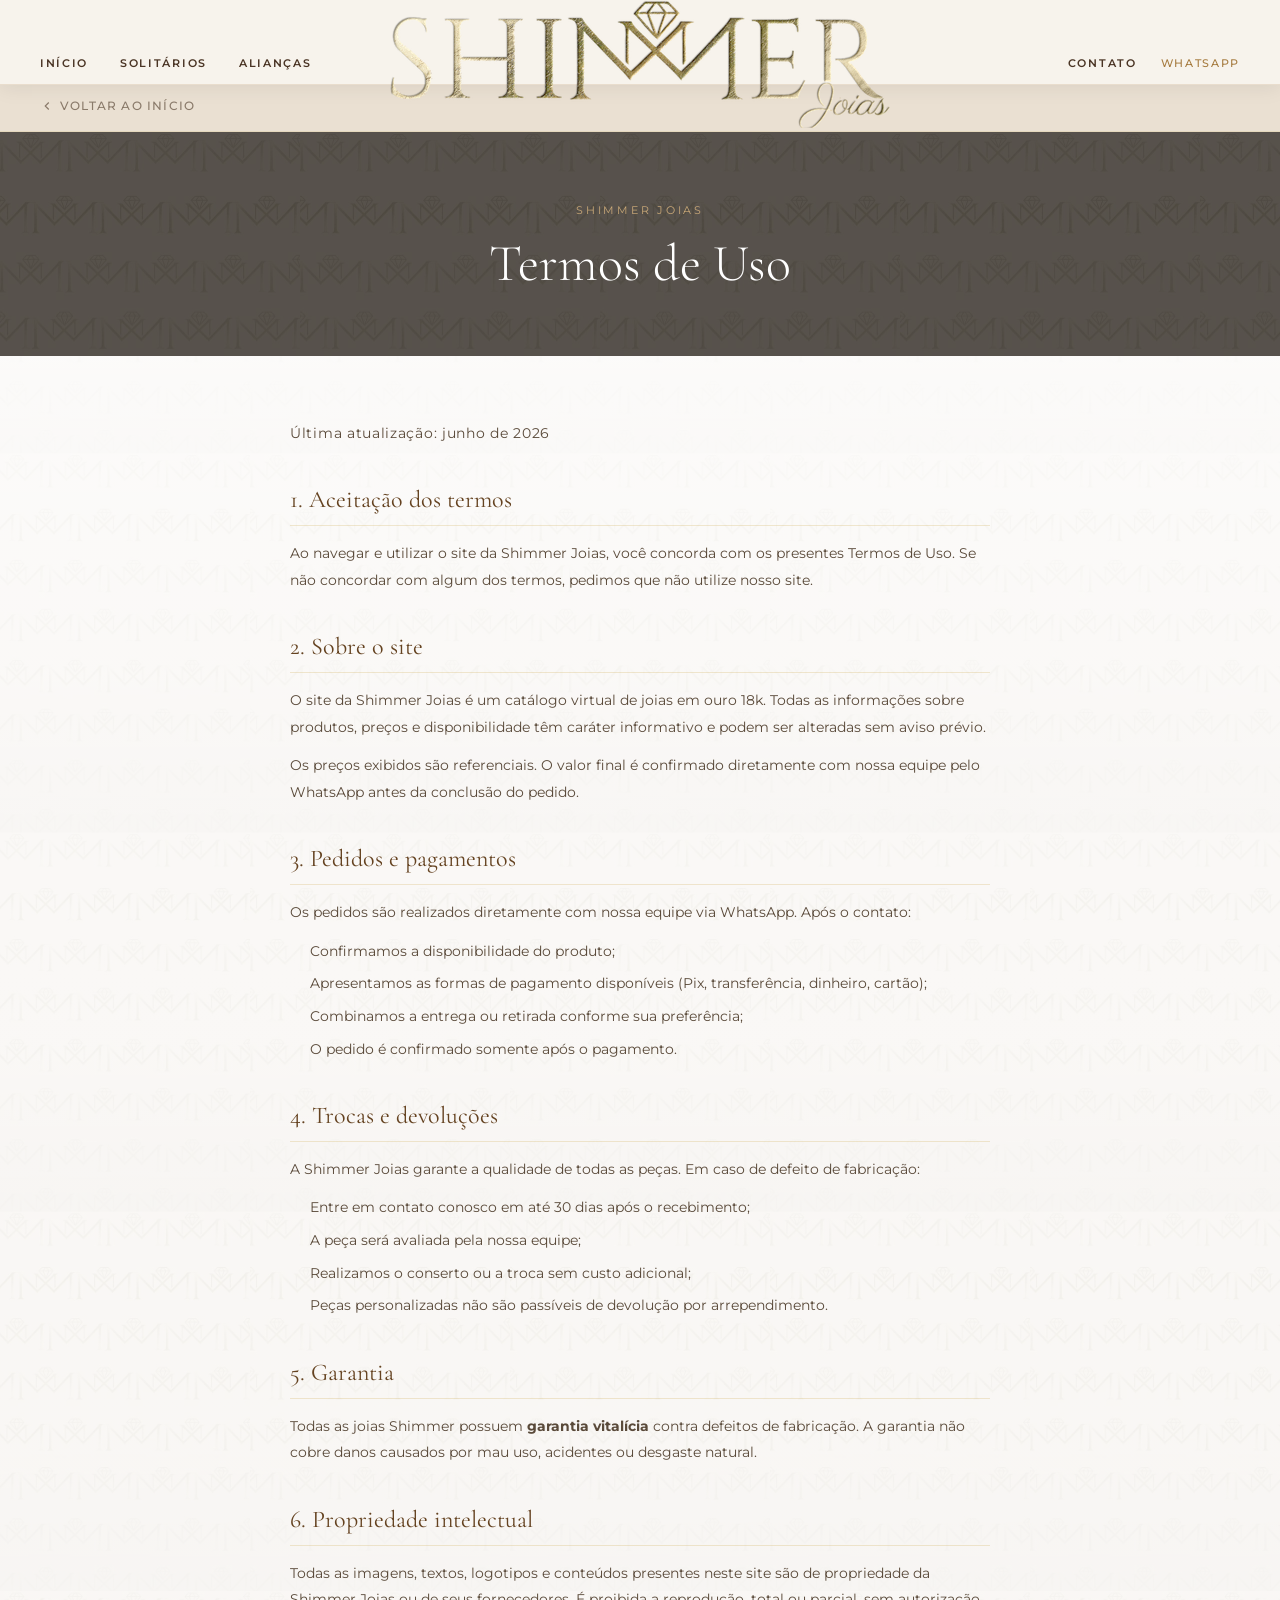
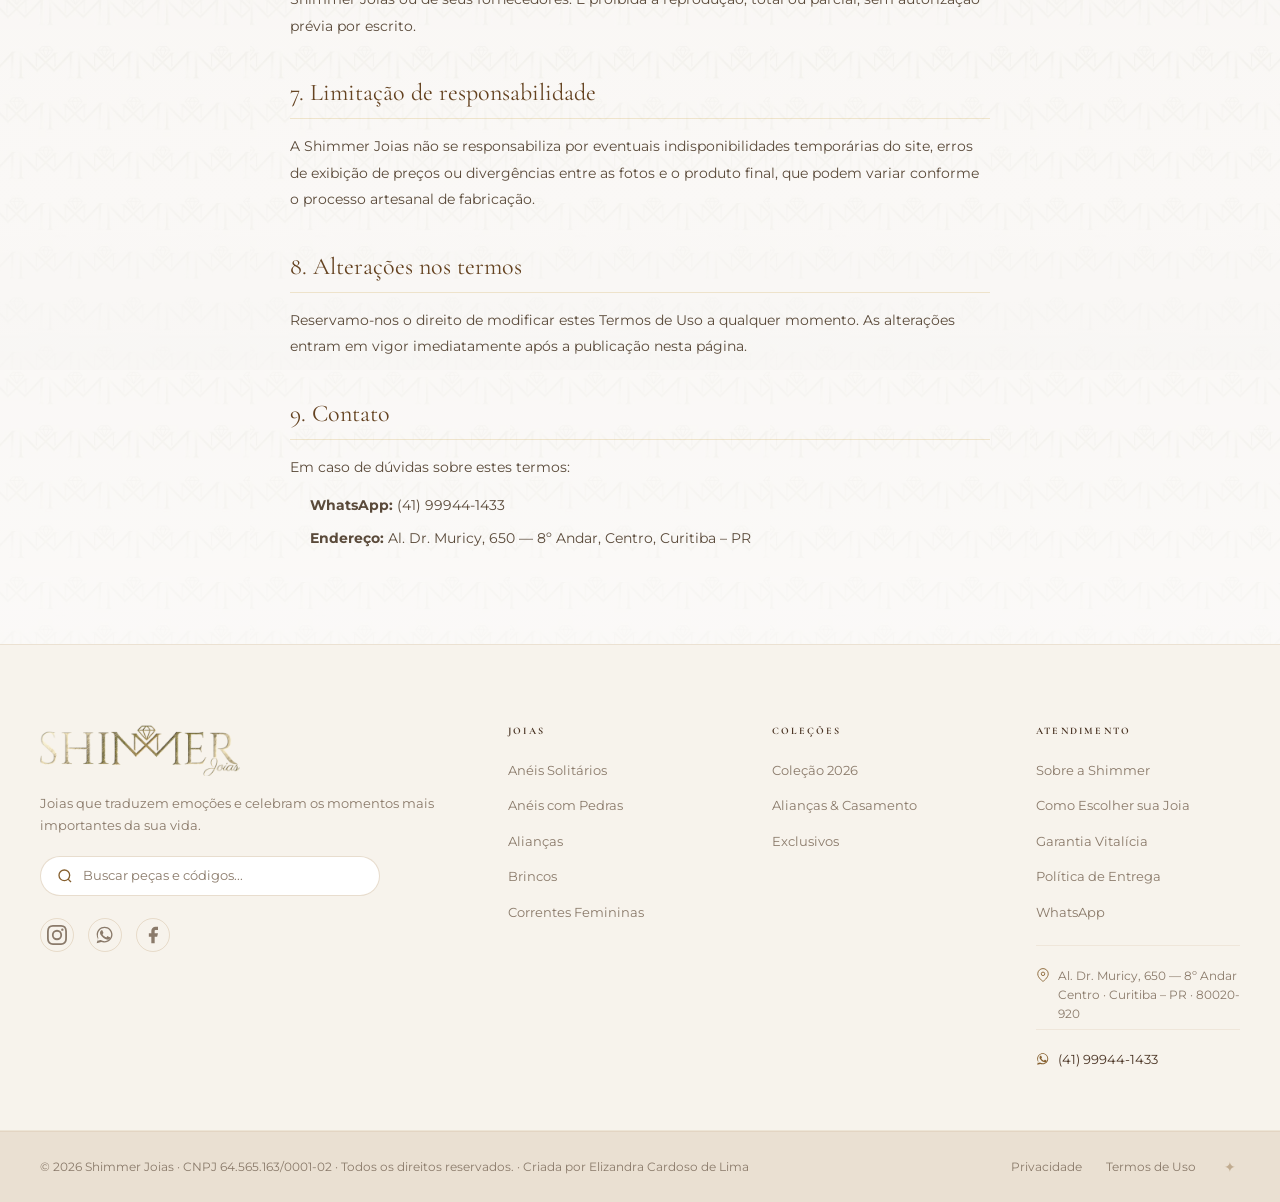
<file: termos.html>
<!DOCTYPE html>
<html lang="pt-BR">
<head>
  <meta charset="UTF-8" />
  <meta name="viewport" content="width=device-width, initial-scale=1.0" />
  <title>Termos de Uso | Shimmer Joias</title>
  <meta name="description" content="Termos de uso da Shimmer Joias. Conheça as condições de uso do nosso site e serviços." />
  <meta property="og:type" content="website" />
  <meta property="og:site_name" content="SHIMMER JOIAS" />
  <meta property="og:title" content="Termos de Uso | Shimmer Joias" />
  <meta property="og:description" content="Termos de uso da Shimmer Joias. Conheça as condições de uso do nosso site e serviços." />
  <meta property="og:image" content="https://shimmerjoias.store/images/logo.png" />
  <meta property="og:url" content="https://shimmer-joias.vercel.app/termos.html" />
  <meta name="twitter:card" content="summary_large_image" />
  <meta name="twitter:image" content="https://shimmer-joias.vercel.app/images/SH-1014.jpg" />
  <link rel="stylesheet" href="css/style.css" />
  <link rel="preconnect" href="https://fonts.googleapis.com" />
  <link rel="preconnect" href="https://fonts.gstatic.com" crossorigin />
  <link href="https://fonts.googleapis.com/css2?family=Cormorant+Garamond:ital,wght@0,300;0,400;0,600;1,300;1,400&family=Montserrat:wght@300;400;500;600&display=swap" rel="stylesheet" />
  <style>
    .back-bar {
      background: var(--cream);
      border-bottom: 1px solid rgba(201,168,76,0.15);
      padding: 10px 40px;
    }
    .back-bar a {
      font-size: 12px; letter-spacing: 0.1em; text-transform: uppercase;
      color: var(--gray); font-weight: 500; transition: color 0.3s;
      display: inline-flex; align-items: center; gap: 6px;
    }
    .back-bar a:hover { color: var(--gold); }
    .policy-hero {
      background: var(--dark);
      background-image: url('images/bg-pattern.jpg');
      background-size: 300px; background-repeat: repeat;
      padding: 70px 40px 60px; text-align: center; position: relative;
    }
    .policy-hero::after {
      content: ''; position: absolute; inset: 0;
      background: rgba(26,22,18,0.7); pointer-events: none;
    }
    .policy-hero-inner { position: relative; z-index: 1; }
    .policy-hero .label {
      font-size: 11px; letter-spacing: 0.25em; color: var(--gold-light);
      text-transform: uppercase; display: block; margin-bottom: 14px;
      font-family: 'Montserrat', sans-serif;
    }
    .policy-hero h1 {
      font-family: 'Cormorant Garamond', serif;
      font-size: clamp(32px, 5vw, 52px); font-weight: 300;
      color: var(--white); line-height: 1.2;
    }
    .policy-wrap { background: transparent; }
    .policy-content {
      max-width: 780px; margin: 0 auto; padding: 64px 40px 80px;
    }
    .policy-content h2 {
      font-family: 'Cormorant Garamond', serif;
      font-size: 24px; font-weight: 400; color: #654321;
      margin: 40px 0 14px; border-bottom: 1px solid rgba(201,168,76,0.25);
      padding-bottom: 10px;
    }
    .policy-content h2:first-child { margin-top: 0; }
    .policy-content p, .policy-content li {
      font-family: 'Montserrat', sans-serif;
      font-size: 14px; color: #5a4a3a; line-height: 1.9; margin-bottom: 12px;
    }
    .policy-content ul { padding-left: 20px; margin-bottom: 12px; }
    .policy-content li { margin-bottom: 6px; }
    .policy-date {
      font-family: 'Montserrat', sans-serif; font-size: 12px;
      color: #999; letter-spacing: 0.05em; margin-bottom: 40px;
    }
    @media (max-width: 768px) {
      .back-bar { padding: 10px 20px; }
      .policy-content { padding: 40px 24px 60px; }
      .policy-hero { padding: 60px 20px 50px; }
    }
    /* ===== FUNDO PATTERN + DEGRADÊ BRANCO + TEXTO MARROM ===== */
    body {
      background:
        linear-gradient(180deg,
          rgba(255,255,255,0.96) 0%,
          rgba(255,255,255,0.80) 25%,
          rgba(255,255,255,0.75) 50%,
          rgba(255,255,255,0.80) 75%,
          rgba(255,255,255,0.96) 100%
        ),
        url('images/bg-pattern.jpg') repeat center / 260px;
    }
  </style>
</head>
<body>

  <!-- HEADER -->
  <header id="header" style="position:relative;box-shadow:0 2px 20px rgba(0,0,0,0.08);">
    <div class="header-inner">
      <nav class="nav-left">
        <a href="index.html">Início</a>
        <a href="categoria.html?cat=solitarios">Solitários</a>
        <a href="categoria.html?cat=casamento">Alianças</a>
      </nav>
      <a href="index.html" class="logo">
        <img src="images/logo.png" alt="SHIMMER JOIAS" class="logo-img" />
      </a>
      <nav class="nav-right">
        <a href="index.html#contato" class="nav-hide-mobile">Contato</a>
        <a href="https://wa.me/5541999441433" target="_blank" class="nav-hide-mobile" style="color:var(--gold);font-weight:500;">WhatsApp</a>
      </nav>
    </div>
  </header>

  <!-- BACK -->
  <div class="back-bar">
    <a href="index.html">
      <svg width="14" height="14" viewBox="0 0 24 24" fill="none" stroke="currentColor" stroke-width="2"><polyline points="15 18 9 12 15 6"/></svg>
      Voltar ao início
    </a>
  </div>

  <!-- HERO -->
  <section class="policy-hero">
    <div class="policy-hero-inner">
      <span class="label">Shimmer Joias</span>
      <h1>Termos de Uso</h1>
    </div>
  </section>

  <!-- CONTEÚDO -->
  <div class="policy-wrap">
  <div class="policy-content">
    <p class="policy-date">Última atualização: junho de 2026</p>

    <h2>1. Aceitação dos termos</h2>
    <p>Ao navegar e utilizar o site da Shimmer Joias, você concorda com os presentes Termos de Uso. Se não concordar com algum dos termos, pedimos que não utilize nosso site.</p>

    <h2>2. Sobre o site</h2>
    <p>O site da Shimmer Joias é um catálogo virtual de joias em ouro 18k. Todas as informações sobre produtos, preços e disponibilidade têm caráter informativo e podem ser alteradas sem aviso prévio.</p>
    <p>Os preços exibidos são referenciais. O valor final é confirmado diretamente com nossa equipe pelo WhatsApp antes da conclusão do pedido.</p>

    <h2>3. Pedidos e pagamentos</h2>
    <p>Os pedidos são realizados diretamente com nossa equipe via WhatsApp. Após o contato:</p>
    <ul>
      <li>Confirmamos a disponibilidade do produto;</li>
      <li>Apresentamos as formas de pagamento disponíveis (Pix, transferência, dinheiro, cartão);</li>
      <li>Combinamos a entrega ou retirada conforme sua preferência;</li>
      <li>O pedido é confirmado somente após o pagamento.</li>
    </ul>

    <h2>4. Trocas e devoluções</h2>
    <p>A Shimmer Joias garante a qualidade de todas as peças. Em caso de defeito de fabricação:</p>
    <ul>
      <li>Entre em contato conosco em até 30 dias após o recebimento;</li>
      <li>A peça será avaliada pela nossa equipe;</li>
      <li>Realizamos o conserto ou a troca sem custo adicional;</li>
      <li>Peças personalizadas não são passíveis de devolução por arrependimento.</li>
    </ul>

    <h2>5. Garantia</h2>
    <p>Todas as joias Shimmer possuem <strong>garantia vitalícia</strong> contra defeitos de fabricação. A garantia não cobre danos causados por mau uso, acidentes ou desgaste natural.</p>

    <h2>6. Propriedade intelectual</h2>
    <p>Todas as imagens, textos, logotipos e conteúdos presentes neste site são de propriedade da Shimmer Joias ou de seus fornecedores. É proibida a reprodução, total ou parcial, sem autorização prévia por escrito.</p>

    <h2>7. Limitação de responsabilidade</h2>
    <p>A Shimmer Joias não se responsabiliza por eventuais indisponibilidades temporárias do site, erros de exibição de preços ou divergências entre as fotos e o produto final, que podem variar conforme o processo artesanal de fabricação.</p>

    <h2>8. Alterações nos termos</h2>
    <p>Reservamo-nos o direito de modificar estes Termos de Uso a qualquer momento. As alterações entram em vigor imediatamente após a publicação nesta página.</p>

    <h2>9. Contato</h2>
    <p>Em caso de dúvidas sobre estes termos:</p>
    <ul>
      <li><strong>WhatsApp:</strong> (41) 99944-1433</li>
      <li><strong>Endereço:</strong> Al. Dr. Muricy, 650 — 8º Andar, Centro, Curitiba – PR</li>
    </ul>
  </div>
  </div><!-- /policy-wrap -->
  <!-- FOOTER -->
  <footer id="footer">
    <div class="footer-top">
      <div class="container footer-grid">
        <div class="footer-brand">
          <div class="footer-logo">
            <img src="images/logo.png" alt="SHIMMER JOIAS" class="footer-logo-img" />
          </div>
          <p>Joias que traduzem emoções e celebram os momentos mais importantes da sua vida.</p>
          <div class="footer-search" data-search-trigger role="button" tabindex="0" aria-label="Buscar no site">
            <svg viewBox="0 0 24 24" width="16" height="16" fill="none" stroke="currentColor" stroke-width="2"><circle cx="11" cy="11" r="8"/><line x1="21" y1="21" x2="16.65" y2="16.65"/></svg>
            <input type="text" placeholder="Buscar peças e códigos..." readonly />
          </div>
          <div class="footer-social">
            <a href="https://www.instagram.com/shimmer_joias/" target="_blank" aria-label="Instagram">
              <svg viewBox="0 0 24 24" width="20" height="20" fill="currentColor"><path d="M12 2.163c3.204 0 3.584.012 4.85.07 3.252.148 4.771 1.691 4.919 4.919.058 1.265.069 1.645.069 4.849 0 3.205-.012 3.584-.069 4.849-.149 3.225-1.664 4.771-4.919 4.919-1.266.058-1.644.07-4.85.07-3.204 0-3.584-.012-4.849-.07-3.26-.149-4.771-1.699-4.919-4.92-.058-1.265-.07-1.644-.07-4.849 0-3.204.013-3.583.07-4.849.149-3.227 1.664-4.771 4.919-4.919 1.266-.057 1.645-.069 4.849-.069zM12 0C8.741 0 8.333.014 7.053.072 2.695.272.273 2.69.073 7.052.014 8.333 0 8.741 0 12c0 3.259.014 3.668.072 4.948.2 4.358 2.618 6.78 6.98 6.98C8.333 23.986 8.741 24 12 24c3.259 0 3.668-.014 4.948-.072 4.354-.2 6.782-2.618 6.979-6.98.059-1.28.073-1.689.073-4.948 0-3.259-.014-3.667-.072-4.947-.196-4.354-2.617-6.78-6.979-6.98C15.668.014 15.259 0 12 0zm0 5.838a6.162 6.162 0 100 12.324 6.162 6.162 0 000-12.324zM12 16a4 4 0 110-8 4 4 0 010 8zm6.406-11.845a1.44 1.44 0 100 2.881 1.44 1.44 0 000-2.881z"/></svg>
            </a>
            <a href="https://wa.me/5541999441433" target="_blank" aria-label="WhatsApp">
              <svg viewBox="0 0 24 24" width="20" height="20" fill="currentColor"><path d="M17.472 14.382c-.297-.149-1.758-.867-2.03-.967-.273-.099-.471-.148-.67.15-.197.297-.767.966-.94 1.164-.173.199-.347.223-.644.075-.297-.15-1.255-.463-2.39-1.475-.883-.788-1.48-1.761-1.653-2.059-.173-.297-.018-.458.13-.606.134-.133.298-.347.446-.52.149-.174.198-.298.298-.497.099-.198.05-.371-.025-.52-.075-.149-.669-1.612-.916-2.207-.242-.579-.487-.5-.669-.51-.173-.008-.371-.01-.57-.01-.198 0-.52.074-.792.372-.272.297-1.04 1.016-1.04 2.479 0 1.462 1.065 2.875 1.213 3.074.149.198 2.096 3.2 5.077 4.487.709.306 1.262.489 1.694.625.712.227 1.36.195 1.871.118.571-.085 1.758-.719 2.006-1.413.248-.694.248-1.289.173-1.413-.074-.124-.272-.198-.57-.347z"/><path d="M11.5 2C6.262 2 2 6.262 2 11.5c0 1.91.553 3.685 1.508 5.183L2 22l5.47-1.487A9.459 9.459 0 0011.5 21c5.238 0 9.5-4.262 9.5-9.5S16.738 2 11.5 2zm0 17.4c-1.703 0-3.285-.48-4.618-1.313l-.33-.196-3.424.931.931-3.371-.215-.347A7.872 7.872 0 013.6 11.5C3.6 7.14 7.14 3.6 11.5 3.6c4.36 0 7.9 3.54 7.9 7.9 0 4.36-3.54 7.9-7.9 7.9z"/></svg>
            </a>
            <a href="https://www.facebook.com/shimmerjoias" target="_blank" aria-label="Facebook">
              <svg viewBox="0 0 24 24" width="20" height="20" fill="currentColor"><path d="M18 2h-3a5 5 0 00-5 5v3H7v4h3v8h4v-8h3l1-4h-4V7a1 1 0 011-1h3z"/></svg>
            </a>
          </div>
        </div>
        <div class="footer-links">
          <h5>Joias</h5>
          <ul>
            <li><a href="categoria.html?cat=solitarios">Anéis Solitários</a></li>
            <li><a href="categoria.html?cat=aneis">Anéis com Pedras</a></li>
            <li><a href="categoria.html?cat=casamento">Alianças</a></li>
            <li><a href="categoria.html?cat=brincos">Brincos</a></li>
            <li><a href="categoria.html?cat=correntes-femininas">Correntes Femininas</a></li>
          </ul>
        </div>
        <div class="footer-links">
          <h5>Coleções</h5>
          <ul>
            <li><a href="colecao-2026.html">Coleção 2026</a></li>
            <li><a href="categoria.html?cat=casamento">Alianças &amp; Casamento</a></li>
            <li><a href="categoria.html?cat=aneis-exclusivos">Exclusivos</a></li>
          </ul>
        </div>
        <div class="footer-links">
          <h5>Atendimento</h5>
          <ul>
            <li><a href="sobre.html">Sobre a Shimmer</a></li>
            <li><a href="escolher-joia.html">Como Escolher sua Joia</a></li>
            <li><a href="garantia.html">Garantia Vitalícia</a></li>
            <li><a href="entrega.html">Política de Entrega</a></li>
            <li><a href="https://wa.me/5541999441433" target="_blank">WhatsApp</a></li>
          </ul>
          <div class="footer-endereco">
            <svg viewBox="0 0 24 24" width="14" height="14" fill="none" stroke="var(--gold-dark)" stroke-width="1.5"><path d="M21 10c0 7-9 13-9 13S3 17 3 10a9 9 0 0118 0z"/><circle cx="12" cy="10" r="3"/></svg>
            <span>Al. Dr. Muricy, 650 — 8º Andar<br />Centro · Curitiba – PR · 80020-920</span>
          </div>
          <div class="footer-endereco" style="margin-top:6px">
            <svg viewBox="0 0 24 24" width="14" height="14" fill="currentColor" style="color:var(--gold-dark)"><path d="M17.472 14.382c-.297-.149-1.758-.867-2.03-.967-.273-.099-.471-.148-.67.15-.197.297-.767.966-.94 1.164-.173.199-.347.223-.644.075-.297-.15-1.255-.463-2.39-1.475-.883-.788-1.48-1.761-1.653-2.059-.173-.297-.018-.458.13-.606.134-.133.298-.347.446-.52.149-.174.198-.298.298-.497.099-.198.05-.371-.025-.52-.075-.149-.669-1.612-.916-2.207-.242-.579-.487-.5-.669-.51-.173-.008-.371-.01-.57-.01-.198 0-.52.074-.792.372-.272.297-1.04 1.016-1.04 2.479 0 1.462 1.065 2.875 1.213 3.074.149.198 2.096 3.2 5.077 4.487.709.306 1.262.489 1.694.625.712.227 1.36.195 1.871.118.571-.085 1.758-.719 2.006-1.413.248-.694.248-1.289.173-1.413-.074-.124-.272-.198-.57-.347z"/><path d="M11.5 2C6.262 2 2 6.262 2 11.5c0 1.91.553 3.685 1.508 5.183L2 22l5.47-1.487A9.459 9.459 0 0011.5 21c5.238 0 9.5-4.262 9.5-9.5S16.738 2 11.5 2zm0 17.4c-1.703 0-3.285-.48-4.618-1.313l-.33-.196-3.424.931.931-3.371-.215-.347A7.872 7.872 0 013.6 11.5C3.6 7.14 7.14 3.6 11.5 3.6c4.36 0 7.9 3.54 7.9 7.9 0 4.36-3.54 7.9-7.9 7.9z"/></svg>
            <a href="https://wa.me/5541999441433" target="_blank" style="color:inherit">(41) 99944-1433</a>
          </div>
        </div>
      </div>
    </div>
    <div class="footer-bottom">
      <div class="container footer-bottom-inner">
        <p>© 2026 Shimmer Joias · CNPJ 64.565.163/0001-02 · Todos os direitos reservados. · Criada por Elizandra Cardoso de Lima</p>
        <div class="footer-bottom-links">
          <a href="privacidade.html">Privacidade</a>
          <a href="termos.html">Termos de Uso</a>
          <span id="secret-trigger" title="Shimmer Joias" style="cursor:default;user-select:none;color:var(--gold-dark)">✦</span>
        </div>
      </div>
    </div>
  </footer>

<script src="js/produtos.js"></script>
<script src="js/search.js"></script>
</body>
</html>
</file>
<file: grafica/grafica.css>
:root {
  --bg: #f4f5f7;
  --surface: #ffffff;
  --surface-2: #f8f9fb;
  --border: #e3e6eb;
  --text: #1b1f27;
  --text-2: #4a5160;
  --muted: #7a8291;
  --primary: #0b7fa8;
  --primary-ink: #ffffff;
  --primary-soft: #e3f3f9;
  --chart: #0b7fa8;
  --good: #1f8a4c;
  --good-soft: #e3f4ea;
  --warn: #a86400;
  --warn-soft: #fdf1dc;
  --bad: #c62f3b;
  --bad-soft: #fbe6e8;
  --cmyk-c: #00a3d9;
  --cmyk-m: #e0307f;
  --cmyk-y: #f5c400;
  --cmyk-k: #1b1f27;
  --shadow: 0 1px 2px rgba(20, 25, 35, .06), 0 2px 8px rgba(20, 25, 35, .04);
  --radius: 12px;
}
@media (prefers-color-scheme: dark) {
  :root:not([data-theme="light"]) {
    --bg: #12151b; --surface: #1a1e26; --surface-2: #20252f; --border: #2c323e;
    --text: #eef0f4; --text-2: #c2c7d1; --muted: #8b93a3;
    --primary: #38b3df; --primary-ink: #0d1117; --primary-soft: #16323f; --chart: #38b3df;
    --good: #4cc27f; --good-soft: #173323; --warn: #f0a83a; --warn-soft: #3a2c13;
    --bad: #f0606b; --bad-soft: #3d1c20; --cmyk-k: #eef0f4;
    --shadow: none;
  }
}
:root[data-theme="dark"] {
  --bg: #12151b; --surface: #1a1e26; --surface-2: #20252f; --border: #2c323e;
  --text: #eef0f4; --text-2: #c2c7d1; --muted: #8b93a3;
  --primary: #38b3df; --primary-ink: #0d1117; --primary-soft: #16323f; --chart: #38b3df;
  --good: #4cc27f; --good-soft: #173323; --warn: #f0a83a; --warn-soft: #3a2c13;
  --bad: #f0606b; --bad-soft: #3d1c20; --cmyk-k: #eef0f4;
  --shadow: none;
}

* { box-sizing: border-box; }
html, body { margin: 0; }
body {
  font-family: 'Inter', system-ui, -apple-system, 'Segoe UI', sans-serif;
  background: var(--bg); color: var(--text); font-size: 14px; line-height: 1.45;
  display: flex; min-height: 100vh;
}
h1, h2, h3 { margin: 0; font-weight: 600; }
h1 { font-size: 20px; } h2 { font-size: 18px; } h3 { font-size: 15px; }
.muted { color: var(--muted); } .small { font-size: 12px; }
svg { width: 18px; height: 18px; fill: none; stroke: currentColor; stroke-width: 1.8; stroke-linecap: round; stroke-linejoin: round; flex-shrink: 0; }
input, select, textarea, button { font: inherit; color: inherit; }
.num { text-align: right; font-variant-numeric: tabular-nums; white-space: nowrap; }

/* SIDEBAR */
.sidebar {
  width: 232px; flex-shrink: 0; background: var(--surface); border-right: 1px solid var(--border);
  display: flex; flex-direction: column; position: sticky; top: 0; height: 100vh;
}
.brand { display: flex; gap: 10px; align-items: center; padding: 20px 18px 16px; }
.brand strong { display: block; font-size: 15px; }
.brand small { color: var(--muted); font-size: 12px; }
.brand-mark { display: grid; grid-template-columns: 1fr 1fr; gap: 3px; width: 30px; height: 30px; }
.brand-mark i { border-radius: 4px; }
.brand-mark i:nth-child(1) { background: var(--cmyk-c); }
.brand-mark i:nth-child(2) { background: var(--cmyk-m); }
.brand-mark i:nth-child(3) { background: var(--cmyk-y); }
.brand-mark i:nth-child(4) { background: var(--cmyk-k); }
.nav { display: flex; flex-direction: column; gap: 2px; padding: 8px 10px; flex: 1; overflow-y: auto; }
.nav-item {
  display: flex; align-items: center; gap: 10px; padding: 9px 12px; border: 0; background: none;
  border-radius: 8px; cursor: pointer; color: var(--text-2); text-align: left; font-weight: 500;
}
.nav-item:hover { background: var(--surface-2); color: var(--text); }
.nav-item.active { background: var(--primary-soft); color: var(--primary); }
.sidebar-foot { padding: 14px; border-top: 1px solid var(--border); display: flex; flex-direction: column; gap: 6px; }
.sidebar-foot small { font-size: 11px; text-align: center; }

/* MAIN */
.main { flex: 1; min-width: 0; padding: 0 28px 40px; }
.topbar {
  display: flex; align-items: center; gap: 14px; padding: 18px 0; position: sticky; top: 0;
  background: var(--bg); z-index: 5;
}
.topbar-title { flex: 1; min-width: 0; }
.topbar-actions { display: flex; gap: 8px; flex-wrap: wrap; justify-content: flex-end; }
.topbar-title span { font-size: 12px; }
.icon-btn.menu-btn { display: none; }
.panel { display: none; flex-direction: column; gap: 18px; }
.panel.active { display: flex; }

.alert { background: var(--warn-soft); color: var(--warn); border-radius: 10px; padding: 10px 14px; margin-bottom: 16px; font-weight: 500; display: flex; gap: 12px; align-items: center; flex-wrap: wrap; }
.alert[hidden] { display: none; }

/* CARDS */
.card { background: var(--surface); border: 1px solid var(--border); border-radius: var(--radius); padding: 18px; box-shadow: var(--shadow); min-width: 0; }
.card-head { display: flex; justify-content: space-between; align-items: center; gap: 10px; margin-bottom: 14px; }
.grid-2 { display: grid; grid-template-columns: 1fr 1fr; gap: 18px; }
.kpis { display: grid; grid-template-columns: repeat(5, 1fr); gap: 14px; }
.kpis-3 { grid-template-columns: repeat(3, 1fr); }
.kpis-4 { grid-template-columns: repeat(4, 1fr); }
.kpi { background: var(--surface); border: 1px solid var(--border); border-radius: var(--radius); padding: 16px; box-shadow: var(--shadow); }
.kpi span { color: var(--muted); font-size: 12px; font-weight: 500; display: block; }
.kpi strong { display: block; font-size: 22px; margin-top: 4px; font-variant-numeric: tabular-nums; }
.kpi small { color: var(--muted); font-size: 12px; }
.kpi.is-warn strong { color: var(--warn); }
.kpi.is-bad strong { color: var(--bad); }

.hint { color: var(--text-2); background: var(--surface-2); border-radius: 8px; padding: 10px 12px; margin: 0 0 14px; font-size: 13px; }

/* BUTTONS */
.btn {
  display: inline-flex; align-items: center; justify-content: center; gap: 6px; padding: 8px 14px;
  border-radius: 8px; border: 1px solid transparent; cursor: pointer; font-weight: 500; white-space: nowrap;
}
.btn-primary { background: var(--primary); color: var(--primary-ink); }
.btn-primary:hover { filter: brightness(1.08); }
.btn-ghost { background: var(--surface); border-color: var(--border); }
.btn-ghost:hover { background: var(--surface-2); }
.btn-danger { background: var(--bad-soft); color: var(--bad); }
.btn-block { width: 100%; }
.btn-sm { padding: 4px 10px; font-size: 12px; }
.icon-btn { background: none; border: 0; cursor: pointer; padding: 6px; border-radius: 6px; color: var(--text-2); display: inline-flex; }
.icon-btn:hover { background: var(--surface-2); color: var(--text); }
.link { background: none; border: 0; color: var(--primary); cursor: pointer; font-weight: 500; padding: 0; }
.actions { display: flex; gap: 2px; justify-content: flex-end; flex-wrap: nowrap; }
.actions .icon-btn svg { width: 16px; height: 16px; }

/* TOOLBAR & FORM CONTROLS */
.toolbar { display: flex; gap: 8px; flex-wrap: wrap; align-items: center; margin-bottom: 14px; }
.toolbar .spacer { flex: 1; }
.toolbar input[type=search] { flex: 1 1 220px; }
input:not([type=checkbox]):not([type=radio]), select, textarea {
  background: var(--surface); border: 1px solid var(--border); border-radius: 8px; padding: 8px 10px; min-width: 0;
}
input:focus, select:focus, textarea:focus { outline: 2px solid var(--primary); outline-offset: -1px; border-color: transparent; }
.check { display: inline-flex; gap: 6px; align-items: center; color: var(--text-2); cursor: pointer; }
.field-inline { display: inline-flex; gap: 8px; align-items: center; font-weight: 500; }

.form { display: grid; gap: 12px; }
.form label { display: flex; flex-direction: column; gap: 4px; font-size: 12px; font-weight: 600; color: var(--text-2); }
.form label input, .form label select, .form label textarea { font-size: 14px; font-weight: 400; color: var(--text); }
.form .row { display: grid; grid-template-columns: repeat(auto-fit, minmax(140px, 1fr)); gap: 12px; }
.form [hidden] { display: none !important; }
.form label.check { flex-direction: row; align-items: center; font-size: 13px; font-weight: 500; color: var(--text-2); }
.kpi.clicavel { cursor: pointer; }
.kpi.clicavel:hover { border-color: var(--primary); }
.form-actions { display: flex; justify-content: flex-end; gap: 8px; margin-top: 4px; }
.form fieldset { border: 1px solid var(--border); border-radius: 10px; padding: 12px; margin: 0; display: grid; gap: 10px; }
.form legend { font-size: 12px; font-weight: 600; color: var(--text-2); padding: 0 6px; }
.form .calc { background: var(--surface-2); border-radius: 8px; padding: 10px 12px; font-size: 13px; color: var(--text-2); }
.stack { display: flex; flex-direction: column; gap: 8px; }
.stack hr { border: 0; border-top: 1px solid var(--border); margin: 6px 0; width: 100%; }

/* Itens da venda */
.itens { display: grid; gap: 8px; }
.item-row { display: grid; grid-template-columns: 2fr 2fr 70px 100px 96px 32px; gap: 6px; align-items: center; }
.item-row .sub { text-align: right; font-variant-numeric: tabular-nums; font-weight: 500; }
.item-head { font-size: 11px; color: var(--muted); font-weight: 600; text-transform: uppercase; letter-spacing: .03em; }
.pag-row { display: grid; grid-template-columns: 140px 1fr 120px 32px; gap: 6px; align-items: center; }
.totais { display: grid; gap: 4px; background: var(--surface-2); border-radius: 10px; padding: 12px 14px; }
.totais div { display: flex; justify-content: space-between; font-variant-numeric: tabular-nums; }
.totais .total { font-size: 18px; font-weight: 700; }
.totais .saldo-aberto { color: var(--bad); font-weight: 600; }

/* TABLES */
.table-wrap { overflow-x: auto; margin: 0 -18px; padding: 0 18px; }
.table { width: 100%; border-collapse: collapse; }
.table th { text-align: left; font-size: 11px; text-transform: uppercase; letter-spacing: .04em; color: var(--muted); font-weight: 600; padding: 8px 10px; border-bottom: 1px solid var(--border); white-space: nowrap; }
.table td { padding: 10px; border-bottom: 1px solid var(--border); vertical-align: middle; }
.table tr:last-child td { border-bottom: 0; }
.table tbody tr:hover { background: var(--surface-2); }
.table .strong { font-weight: 600; }
.sub-line, .table .sub-line { display: block; font-size: 12px; color: var(--muted); }
.table-foot { display: flex; gap: 20px; justify-content: flex-end; padding-top: 12px; color: var(--text-2); flex-wrap: wrap; font-variant-numeric: tabular-nums; }
.nowrap { white-space: nowrap; }
.empty { text-align: center; padding: 30px 10px; color: var(--muted); }

/* BADGES */
.badge { display: inline-flex; align-items: center; gap: 4px; padding: 2px 8px; border-radius: 999px; font-size: 12px; font-weight: 600; white-space: nowrap; background: var(--surface-2); color: var(--text-2); border: 0; }
button.badge { cursor: pointer; }
button.badge:hover { outline: 1px solid var(--border); }
.badge.good { background: var(--good-soft); color: var(--good); }
.badge.warn { background: var(--warn-soft); color: var(--warn); }
.badge.bad { background: var(--bad-soft); color: var(--bad); }
.badge.info { background: var(--primary-soft); color: var(--primary); }

/* Lists in home */
.mini-list { display: flex; flex-direction: column; }
.mini-list .mi { display: flex; justify-content: space-between; align-items: center; gap: 10px; padding: 9px 0; border-bottom: 1px solid var(--border); }
.mini-list .mi:last-child { border-bottom: 0; }
.mini-list .mi > div:first-child { flex: 1; min-width: 0; }
.mini-list .mi > :last-child { flex-shrink: 0; }
.mini-list .mi b { display: block; font-weight: 600; white-space: nowrap; overflow: hidden; text-overflow: ellipsis; }
.mini-list .mi small { color: var(--muted); }

/* CHART */
.chart { position: relative; height: 210px; display: flex; flex-direction: column; }
.chart-plot { flex: 1; display: grid; grid-template-columns: repeat(7, 1fr); gap: 2px; align-items: end; border-bottom: 1px solid var(--border); position: relative; }
.chart-grid { position: absolute; inset: 0; display: flex; flex-direction: column; justify-content: space-between; pointer-events: none; }
.chart-grid i { border-top: 1px dashed var(--border); opacity: .7; }
.chart-col { height: 100%; display: flex; align-items: flex-end; justify-content: center; cursor: default; position: relative; z-index: 1; }
.chart-bar { width: 62%; max-width: 46px; background: var(--chart); border-radius: 4px 4px 0 0; min-height: 0; transition: opacity .15s; }
.chart-col:hover .chart-bar { opacity: .8; }
.chart-col.today .chart-bar { background: var(--chart); }
.chart-val { position: absolute; font-size: 11px; color: var(--text-2); font-weight: 600; font-variant-numeric: tabular-nums; }
.chart-labels { display: grid; grid-template-columns: repeat(7, 1fr); gap: 2px; padding-top: 6px; }
.chart-labels span { text-align: center; font-size: 11px; color: var(--muted); }
.chart-labels span.today { color: var(--text); font-weight: 600; }

.tooltip { position: fixed; z-index: 10001; background: var(--text); color: var(--bg); padding: 6px 10px; border-radius: 6px; font-size: 12px; pointer-events: none; white-space: nowrap; font-variant-numeric: tabular-nums; }
.tooltip[hidden] { display: none; }

/* FECHAMENTO */
.fech-grid { display: grid; grid-template-columns: 1fr 1fr; gap: 18px; }
.grid-2 > *, .fech-grid > * { min-width: 0; }
.box { border: 1px solid var(--border); border-radius: 10px; padding: 14px; min-width: 0; }
.box h4 { margin: 0 0 10px; font-size: 13px; color: var(--text-2); text-transform: uppercase; letter-spacing: .04em; }
.line { display: flex; justify-content: space-between; gap: 10px; padding: 5px 0; font-variant-numeric: tabular-nums; }
.line.total { border-top: 1px solid var(--border); margin-top: 6px; padding-top: 9px; font-weight: 700; }
.line.neg span:last-child { color: var(--bad); }
.diff { font-size: 20px; font-weight: 700; }
.diff.ok { color: var(--good); } .diff.sobra { color: var(--warn); } .diff.falta { color: var(--bad); }
.conferencia { display: grid; gap: 10px; margin-top: 18px; background: var(--surface-2); border-radius: 10px; padding: 16px; }
.conferencia .row { display: grid; grid-template-columns: repeat(auto-fit, minmax(170px, 1fr)); gap: 12px; align-items: end; }
.conferencia label { display: flex; flex-direction: column; gap: 4px; font-size: 12px; font-weight: 600; color: var(--text-2); }

/* MODAL */
.modal-bg { position: fixed; inset: 0; background: rgba(10, 12, 18, .55); z-index: 1000; display: flex; align-items: flex-start; justify-content: center; padding: 40px 16px; overflow-y: auto; }
.modal-bg[hidden] { display: none; }
.modal { background: var(--surface); border-radius: 14px; width: 100%; max-width: 560px; box-shadow: 0 20px 60px rgba(0,0,0,.3); }
.modal.wide { max-width: 860px; }
.modal-head { display: flex; justify-content: space-between; align-items: center; padding: 16px 20px; border-bottom: 1px solid var(--border); }
.modal-body { padding: 20px; }

.toast { position: fixed; bottom: 22px; left: 50%; transform: translateX(-50%); background: var(--text); color: var(--bg); padding: 10px 18px; border-radius: 10px; z-index: 10000; font-weight: 500; box-shadow: 0 8px 24px rgba(0,0,0,.2); }
.toast[hidden] { display: none; }

/* ABAS (Pedidos) */
.tabs { display: flex; gap: 4px; border-bottom: 1px solid var(--border); margin: -4px 0 14px; overflow-x: auto; }
.tab { background: none; border: 0; border-bottom: 2px solid transparent; padding: 8px 12px 10px; cursor: pointer; color: var(--text-2); font-weight: 500; white-space: nowrap; display: inline-flex; gap: 6px; align-items: center; }
.tab:hover { color: var(--text); }
.tab.active { color: var(--primary); border-bottom-color: var(--primary); }
.tab .count { background: var(--surface-2); color: var(--text-2); border-radius: 999px; padding: 0 7px; font-size: 11px; font-weight: 600; }
.tab.active .count { background: var(--primary-soft); color: var(--primary); }

/* Seletor Orçamento / Venda */
.seg { display: inline-flex; background: var(--surface-2); border-radius: 10px; padding: 3px; gap: 3px; }
.seg label { flex-direction: row !important; cursor: pointer; }
.seg input { position: absolute; opacity: 0; pointer-events: none; }
.seg span { padding: 7px 14px; border-radius: 8px; font-size: 13px; font-weight: 600; color: var(--text-2); }
.seg input:checked + span { background: var(--surface); color: var(--primary); box-shadow: var(--shadow); outline: 1px solid var(--border); }
.seg input:focus-visible + span { outline: 2px solid var(--primary); }
.badge.orc { background: var(--surface-2); color: var(--text-2); outline: 1px dashed var(--muted); }

/* Semanal */
.semana-titulo { font-size: 15px; min-width: 0; }
.kpi .delta { font-size: 12px; font-weight: 600; color: var(--text-2); }
.table tr.clicavel { cursor: pointer; }
.table tr.atual td { background: var(--primary-soft); }
.table tfoot td { font-weight: 700; border-top: 2px solid var(--border); border-bottom: 0; }

/* RESPONSIVE */
@media (max-width: 1100px) {
  .kpis { grid-template-columns: repeat(3, 1fr); }
}
@media (max-width: 860px) {
  .sidebar { position: fixed; left: 0; top: 0; z-index: 100; transform: translateX(-100%); transition: transform .2s; box-shadow: 0 0 40px rgba(0,0,0,.2); }
  .sidebar.open { transform: none; }
  .icon-btn.menu-btn { display: inline-flex; }
  .main { padding: 0 16px 32px; }
  .grid-2, .fech-grid { grid-template-columns: 1fr; }
  .kpis, .kpis-3, .kpis-4 { grid-template-columns: 1fr 1fr; }
  .item-row { grid-template-columns: 1fr 1fr; }
  .item-row .item-desc { grid-column: 1 / -1; }
  .item-head { display: none; }
  .pag-row { grid-template-columns: 1fr 1fr; }
  .modal-bg { padding: 12px; }
}
@media (max-width: 480px) {
  .topbar .btn { padding: 7px 10px; font-size: 13px; }
  .topbar-title span { display: none; }
  .kpi strong { font-size: 18px; }
}

/* PRINT (fechamento) */
@media print {
  body { background: #fff; color: #000; display: block; }
  .sidebar, .topbar, .toolbar .btn, .tabs, .alert, #panel-fechamento .card:last-child, .conferencia .btn { display: none !important; }
  .panel { display: none !important; }
  #panel-fechamento.active, #panel-semanal.active { display: block !important; }
  #panel-semanal .card:last-child { display: none !important; }
  .card { border: 0; box-shadow: none; padding: 0; }
}
</file>
<file: css/style.css>
@import url('https://fonts.googleapis.com/css2?family=Cormorant+Garamond:ital,wght@0,300;0,400;0,500;0,600;1,300;1,400;1,500&family=Montserrat:wght@300;400;500;600;700&display=swap');

/* ===== RESET ===== */
*, *::before, *::after { box-sizing: border-box; margin: 0; padding: 0; }
img, video { max-width: 100%; display: block; }
a { text-decoration: none; color: inherit; }
button { cursor: pointer; font-family: inherit; }
ul, ol { list-style: none; }

/* ===== CSS VARIABLES ===== */
:root {
  --gold: #A57A3E;
  --gold-light: #C9A878;
  --gold-dark: #86602F;
  --cream: #EAE0D2;
  --cream-light: #F7F3EC;
  --beige: #D8C6AF;
  --brown-deep: #4A3424;
  --brown-darkest: #211A15;
  --brown-mid: #6B4F35;
  --brown-text: #4A3424;
  --dark: #211A15;
  --gray: #8A7A6A;
  --light-gray: #F7F3EC;
  --white: #ffffff;
  --transition: 0.3s ease;
  --shadow: 0 4px 24px rgba(74,52,36,0.08);
  --shadow-gold: 0 8px 32px rgba(165,122,62,0.2);
}

/* ===== BASE ===== */
body {
  font-family: 'Montserrat', sans-serif;
  color: var(--brown-text);
  background-color: var(--cream-light);
  overflow-x: hidden;
  line-height: 1.6;
}

.container {
  max-width: 1280px;
  margin: 0 auto;
  padding: 0 40px;
}

/* ===== TYPOGRAPHY ===== */
h1, h2, h3, h4, h5 {
  font-family: 'Cormorant Garamond', serif;
  font-weight: 300;
  line-height: 1.2;
}
h1 { font-size: clamp(42px, 5.5vw, 72px); }
h2 { font-size: clamp(30px, 3.5vw, 48px); }
h3 { font-size: clamp(22px, 2.5vw, 32px); }

em { font-style: italic; }

/* ===== BUTTONS ===== */
.btn-primary {
  display: inline-flex;
  align-items: center;
  gap: 8px;
  background: var(--brown-deep);
  color: var(--cream-light);
  font-family: 'Montserrat', sans-serif;
  font-size: 11px;
  font-weight: 600;
  letter-spacing: 0.18em;
  text-transform: uppercase;
  padding: 14px 32px;
  border: none;
  transition: all var(--transition);
  cursor: pointer;
}
.btn-primary:hover { background: var(--brown-darkest); }
.btn-outline {
  display: inline-flex;
  align-items: center;
  gap: 8px;
  background: transparent;
  color: var(--brown-deep);
  font-family: 'Montserrat', sans-serif;
  font-size: 11px;
  font-weight: 600;
  letter-spacing: 0.18em;
  text-transform: uppercase;
  padding: 13px 32px;
  border: 1px solid var(--brown-deep);
  transition: all var(--transition);
  cursor: pointer;
}
.btn-outline:hover { background: var(--brown-deep); color: var(--cream-light); }
.btn-gold {
  display: inline-flex;
  align-items: center;
  gap: 8px;
  background: var(--gold);
  color: var(--white);
  font-family: 'Montserrat', sans-serif;
  font-size: 11px;
  font-weight: 600;
  letter-spacing: 0.18em;
  text-transform: uppercase;
  padding: 14px 32px;
  border: none;
  transition: all var(--transition);
  cursor: pointer;
}
.btn-gold:hover { background: var(--gold-dark); }
.btn-white { display: inline-flex; align-items: center; gap: 8px; background: var(--white); color: var(--brown-deep); font-family: 'Montserrat', sans-serif; font-size: 11px; font-weight: 600; letter-spacing: 0.18em; text-transform: uppercase; padding: 14px 32px; border: none; transition: all var(--transition); cursor: pointer; }
.btn-white:hover { background: var(--cream-light); }
.btn-white-outline { display: inline-flex; align-items: center; gap: 8px; background: transparent; color: var(--white); font-family: 'Montserrat', sans-serif; font-size: 11px; font-weight: 600; letter-spacing: 0.18em; text-transform: uppercase; padding: 13px 32px; border: 1px solid rgba(255,255,255,0.7); transition: all var(--transition); cursor: pointer; }
.btn-white-outline:hover { background: rgba(255,255,255,0.1); }
.full-width { width: 100%; justify-content: center; }

/* ===== SECTION HEADERS ===== */
.section-header { text-align: center; margin-bottom: 56px; }
.section-label {
  font-family: 'Montserrat', sans-serif;
  font-size: 10px;
  letter-spacing: 0.28em;
  text-transform: uppercase;
  color: var(--gold);
  font-weight: 600;
  margin-bottom: 12px;
  display: block;
}
.section-header h2 { color: var(--brown-deep); }
.section-header h2 em { color: var(--gold-dark); font-style: italic; }
.section-header p { font-size: 14px; color: var(--gray); max-width: 500px; margin: 12px auto 0; line-height: 1.7; }

/* ===== ANNOUNCEMENT BAR ===== */
.announcement-bar {
  background: var(--brown-darkest);
  height: 36px;
  display: flex;
  align-items: center;
  justify-content: center;
  overflow: hidden;
}
.announcement-items {
  display: flex;
  align-items: center;
  gap: 0;
  white-space: nowrap;
}
.announcement-item {
  display: flex;
  align-items: center;
  gap: 8px;
  font-size: 10.5px;
  font-weight: 500;
  letter-spacing: 0.14em;
  text-transform: uppercase;
  color: rgba(247,243,236,0.82);
  padding: 0 28px;
}
.announcement-item svg { opacity: 0.7; flex-shrink: 0; }
.announcement-sep {
  color: rgba(165,122,62,0.5);
  font-size: 14px;
  line-height: 1;
  padding: 0 4px;
}

/* ===== HEADER ===== */
header {
  position: sticky;
  top: 0;
  z-index: 900;
  background: var(--cream-light);
  border-bottom: 1px solid rgba(165,122,62,0.18);
  height: 85px;
  display: flex;
  align-items: stretch;
  transition: box-shadow var(--transition);
}
header.scrolled { box-shadow: 0 2px 20px rgba(74,52,36,0.1); }

.header-inner {
  width: 100%;
  max-width: 1280px;
  margin: 0 auto;
  padding: 0 40px;
  display: grid;
  grid-template-columns: 1fr auto 1fr;
  align-items: center;
  gap: 0;
}

/* Left nav */
.nav-left {
  grid-column: 1;
  display: flex;
  align-items: center;
  gap: 32px;
}
.nav-left a, .nav-right a {
  font-family: 'Montserrat', sans-serif;
  font-size: 10.5px;
  font-weight: 600;
  letter-spacing: 0.16em;
  text-transform: uppercase;
  color: var(--brown-text);
  transition: color var(--transition);
}
.nav-left a:hover, .nav-right a:hover { color: var(--gold); }

/* Dropdown */
.nav-dropdown { position: relative; }
.nav-dropdown > a { display: flex; align-items: center; gap: 4px; }
.nav-dropdown > a svg { transition: transform var(--transition); }
.nav-dropdown:hover > a svg { transform: rotate(180deg); }
.dropdown-menu {
  position: absolute;
  top: calc(100% + 16px);
  left: 50%;
  transform: translateX(-50%);
  min-width: 200px;
  background: var(--white);
  border: 1px solid rgba(165,122,62,0.15);
  box-shadow: 0 8px 32px rgba(74,52,36,0.1);
  padding: 8px 0;
  opacity: 0;
  pointer-events: none;
  transition: opacity 0.2s, transform 0.2s;
  transform: translateX(-50%) translateY(-8px);
}
/* Invisible bridge over the 16px gap so the menu stays open while the
   cursor travels from the nav item down to the menu items */
.dropdown-menu::before {
  content: '';
  position: absolute;
  left: 0; right: 0;
  top: -18px;
  height: 18px;
}
.nav-dropdown:hover .dropdown-menu {
  opacity: 1;
  pointer-events: all;
  transform: translateX(-50%) translateY(0);
}
.dropdown-menu a {
  display: block;
  padding: 11px 20px;
  font-size: 11px;
  color: var(--brown-text);
  transition: all 0.2s;
  letter-spacing: 0.1em;
}
.dropdown-menu a:hover { background: var(--cream-light); color: var(--gold); padding-left: 26px; }

/* Center logo */
.header-logo {
  grid-column: 2;
  display: flex;
  align-items: center;
  justify-content: center;
}
.header-logo a { display: flex; align-items: center; justify-content: center; }
.header-logo img {
  height: 44px;
  width: auto;
  max-width: 160px;
  object-fit: contain;
}

/* Right nav */
.nav-right {
  grid-column: 3;
  display: flex;
  align-items: center;
  justify-content: flex-end;
  gap: 24px;
}
.nav-text-links {
  display: flex;
  align-items: center;
  gap: 24px;
}
.nav-icon-btn {
  background: none;
  border: none;
  color: var(--brown-text);
  display: flex;
  align-items: center;
  justify-content: center;
  padding: 4px;
  cursor: pointer;
  transition: color var(--transition);
  position: relative;
}
.nav-icon-btn:hover { color: var(--gold); }
.cart-count {
  position: absolute;
  top: -6px; right: -8px;
  background: var(--gold);
  color: var(--white);
  font-size: 9px;
  font-weight: 700;
  width: 17px; height: 17px;
  border-radius: 50%;
  display: flex;
  align-items: center;
  justify-content: center;
  line-height: 1;
}
.hamburger {
  display: none;
  flex-direction: column;
  gap: 5px;
  background: none;
  border: none;
  cursor: pointer;
  padding: 4px;
}
.hamburger span {
  display: block;
  width: 22px;
  height: 1.5px;
  background: var(--brown-text);
  transition: all 0.25s;
  transform-origin: center;
}
.hamburger.open span:nth-child(1) { transform: translateY(6.5px) rotate(45deg); }
.hamburger.open span:nth-child(2) { opacity: 0; }
.hamburger.open span:nth-child(3) { transform: translateY(-6.5px) rotate(-45deg); }

/* ===== MOBILE MENU ===== */
.mobile-menu {
  display: none;
  position: fixed;
  top: 121px;
  left: 0; right: 0;
  background: var(--white);
  border-top: 1px solid rgba(165,122,62,0.15);
  box-shadow: 0 8px 30px rgba(74,52,36,0.1);
  z-index: 899;
  transform: translateY(-10px);
  opacity: 0;
  transition: all 0.25s ease;
  pointer-events: none;
}
.mobile-menu.open {
  transform: translateY(0);
  opacity: 1;
  pointer-events: all;
}
.mobile-menu-inner { display: flex; flex-direction: column; padding: 16px 0 24px; }
.mobile-menu-label {
  font-size: 10px;
  letter-spacing: 0.2em;
  text-transform: uppercase;
  color: var(--gold);
  font-weight: 600;
  padding: 12px 24px 6px;
}
.mobile-menu a {
  display: block;
  padding: 13px 24px;
  font-size: 13px;
  font-weight: 500;
  color: var(--brown-text);
  border-bottom: 1px solid rgba(165,122,62,0.08);
  transition: all 0.2s;
  letter-spacing: 0.06em;
}
.mobile-menu a:hover { color: var(--gold); background: var(--cream-light); }
.mobile-menu-sep { height: 1px; background: rgba(165,122,62,0.12); margin: 8px 0; }
.mobile-search { padding: 12px 24px; }
.mobile-search input {
  width: 100%;
  padding: 10px 14px;
  border: 1px solid rgba(165,122,62,0.25);
  background: var(--cream-light);
  font-family: 'Montserrat', sans-serif;
  font-size: 13px;
  outline: none;
}
.mobile-search input::placeholder { color: var(--gray); }
.mobile-search input:focus { border-color: var(--gold); }

/* ===== HERO SLIDER ===== */
.hero-slider-wrap {
  background: var(--cream-light);
  padding: 24px 48px 20px;
}
.hero-slider {
  position: relative;
  width: 100%;
  border-radius: 4px;
  overflow: hidden;
  height: 520px;
}
.hero-slide {
  position: absolute;
  inset: 0;
  opacity: 0;
  transition: opacity 0.7s ease;
  pointer-events: none;
}
.hero-slide.active {
  opacity: 1;
  pointer-events: auto;
}
.hero-slide picture { display: block; width: 100%; height: 100%; }
.hero-slide img {
  width: 100%;
  height: 100%;
  object-fit: cover;
  object-position: center;
  display: block;
}
.hero-slide-overlay {
  position: absolute;
  inset: 0;
  display: flex;
  flex-direction: column;
  justify-content: center;
  padding: 60px;
  background: linear-gradient(to right, rgba(33,26,21,0.55) 0%, rgba(33,26,21,0.15) 60%, transparent 100%);
}
/* Banner do carro-chefe: Solitário Serena */
.hero-slide-serena {
  display: grid;
  grid-template-columns: 1.15fr 0.85fr;
  background: linear-gradient(120deg, var(--cream-light) 0%, var(--cream) 100%);
}
.serena-text {
  display: flex;
  flex-direction: column;
  justify-content: center;
  padding: 56px 64px;
}
.hero-slide-serena .hero-eyebrow { color: var(--gold); margin-bottom: 16px; }
.hero-slide-serena .hero-eyebrow::before { background: var(--gold); }
.hero-slide-serena .hero-title { color: var(--brown-darkest); margin-bottom: 14px; }
.hero-slide-serena .hero-title em { color: var(--gold); }
.serena-spec {
  font-size: 13px;
  letter-spacing: 0.04em;
  color: var(--brown-mid);
  margin-bottom: 28px;
}
.serena-preco {
  display: flex;
  flex-direction: column;
  gap: 2px;
  margin-bottom: 32px;
  padding-left: 16px;
  border-left: 1px solid var(--gold-light);
}
.serena-preco-valor {
  font-family: 'Cormorant Garamond', serif;
  font-size: 34px;
  font-weight: 500;
  line-height: 1.1;
  color: var(--brown-darkest);
}
.serena-preco-parcela {
  font-size: 12px;
  font-weight: 500;
  color: var(--gold-dark);
}
.hero-slide-serena .hero-link {
  color: var(--brown-deep);
  border-bottom-color: var(--gold-light);
}
.hero-slide-serena .hero-link:hover { color: var(--gold-dark); }
.serena-foto { position: relative; overflow: hidden; }
.serena-foto img { object-position: center 35%; }

.hero-eyebrow {
  font-family: 'Montserrat', sans-serif;
  font-size: 10px;
  letter-spacing: 0.28em;
  text-transform: uppercase;
  color: var(--gold-light);
  font-weight: 600;
  margin-bottom: 20px;
  display: flex;
  align-items: center;
  gap: 12px;
}
.hero-eyebrow::before {
  content: '';
  display: block;
  width: 30px;
  height: 1px;
  background: var(--gold-light);
}
.hero-title {
  font-family: 'Cormorant Garamond', serif;
  font-size: clamp(38px, 4.5vw, 60px);
  font-weight: 300;
  line-height: 1.1;
  color: #fff;
  margin-bottom: 32px;
  letter-spacing: -0.01em;
}
.hero-title em { font-style: italic; color: var(--gold-light); }
.hero-ctas {
  display: flex;
  align-items: center;
  gap: 24px;
  flex-wrap: wrap;
}
.hero-link {
  font-family: 'Montserrat', sans-serif;
  font-size: 11px;
  font-weight: 600;
  letter-spacing: 0.12em;
  color: rgba(255,255,255,0.85);
  text-transform: uppercase;
  border-bottom: 1px solid rgba(255,255,255,0.4);
  padding-bottom: 2px;
  transition: color 0.2s, border-color 0.2s;
}
.hero-link:hover { color: var(--gold-light); border-color: var(--gold-light); }
.hero-dots {
  display: flex;
  justify-content: center;
  gap: 8px;
  margin-top: 14px;
}
.hero-dot {
  width: 8px;
  height: 8px;
  border-radius: 50%;
  border: none;
  background: rgba(165,122,62,0.3);
  cursor: pointer;
  padding: 0;
  transition: background 0.3s, transform 0.2s;
}
.hero-dot.active {
  background: var(--gold);
  transform: scale(1.25);
}

/* ===== BENEFITS BAR ===== */
.benefits-bar {
  background: var(--brown-deep);
  padding: 0;
  overflow: hidden;
}
.benefits-ticker {
  overflow: hidden;
  width: 100%;
  position: relative;
}
.benefits-ticker::before,
.benefits-ticker::after {
  content: '';
  position: absolute;
  top: 0;
  bottom: 0;
  width: 60px;
  z-index: 1;
  pointer-events: none;
}
.benefits-ticker::before { left: 0; background: linear-gradient(to right, var(--brown-deep), transparent); }
.benefits-ticker::after  { right: 0; background: linear-gradient(to left,  var(--brown-deep), transparent); }
.benefits-track {
  display: flex;
  align-items: center;
  width: max-content;
  animation: benefitScroll 32s linear infinite;
}
.benefits-track:hover { animation-play-state: paused; }
@keyframes benefitScroll {
  from { transform: translateX(0); }
  to   { transform: translateX(-50%); }
}
.benefit-item {
  display: flex;
  align-items: center;
  gap: 12px;
  padding: 20px 32px;
  white-space: nowrap;
  flex-shrink: 0;
}
.benefit-sep {
  color: var(--gold);
  font-size: 10px;
  opacity: 0.5;
  flex-shrink: 0;
  padding: 0 4px;
}
.benefit-icon {
  flex-shrink: 0;
  color: var(--gold-light);
  display: flex;
  align-items: center;
}
.benefit-title {
  font-family: 'Montserrat', sans-serif;
  font-size: 11px;
  font-weight: 600;
  letter-spacing: 0.08em;
  color: var(--cream-light);
  margin-bottom: 2px;
}
.benefit-sub {
  font-size: 10px;
  color: rgba(247,243,236,0.5);
  letter-spacing: 0.04em;
}

/* ===== CASAMENTO SECTION ===== */
.colecao-casamento {
  padding: 100px 0;
  background: var(--cream-light);
}
.casamento-grid {
  display: grid;
  grid-template-columns: repeat(4, 1fr);
  gap: 20px;
}
.casamento-card {
  position: relative;
  overflow: hidden;
  cursor: pointer;
  background: var(--cream);
}
.casamento-card-img {
  height: 340px;
  overflow: hidden;
  position: relative;
  background: var(--beige);
}
.casamento-card-img img {
  width: 100%;
  height: 100%;
  object-fit: cover;
  object-position: center;
  display: block;
  transition: transform 0.55s ease;
}
.casamento-card:hover .casamento-card-img img { transform: scale(1.06); }
.casamento-card-img .card-overlay {
  position: absolute;
  inset: 0;
  background: linear-gradient(to top, rgba(33,26,21,0.55) 0%, transparent 55%);
  transition: opacity 0.3s;
}
.casamento-card-info {
  padding: 20px;
  background: var(--white);
}
.casamento-card-info h4 {
  font-family: 'Cormorant Garamond', serif;
  font-size: 19px;
  font-weight: 400;
  color: var(--brown-deep);
  margin-bottom: 4px;
}
.casamento-card-info p {
  font-size: 11.5px;
  color: var(--gray);
  margin-bottom: 10px;
  line-height: 1.5;
}
.cc-ver {
  font-size: 10px;
  letter-spacing: 0.14em;
  color: var(--gold);
  font-weight: 600;
  text-transform: uppercase;
  display: inline-flex;
  align-items: center;
  gap: 4px;
  transition: color 0.2s;
}
.casamento-card:hover .cc-ver { color: var(--gold-dark); }

/* ===== PRODUTOS / CARDS ===== */
.produtos { padding: 100px 0; background: var(--cream-light); }
.produtos.bg-cream { background: var(--cream); }
.produtos-grid {
  display: grid;
  grid-template-columns: repeat(4, 1fr);
  column-gap: 24px;
  row-gap: 44px;
}
.mais-pedidos-grid { grid-template-columns: repeat(4, 1fr); }

.produto-card {
  cursor: pointer;
  display: flex;
  flex-direction: column;
  background: transparent;
}
.produto-img {
  position: relative;
  height: 300px;
  background: var(--white);
  display: flex;
  align-items: center;
  justify-content: center;
  overflow: hidden;
  margin-bottom: 16px;
  border: 1px solid rgba(165,122,62,0.1);
  transition: border-color var(--transition), box-shadow var(--transition);
  flex-shrink: 0;
}
.produto-card:hover .produto-img {
  border-color: rgba(165,122,62,0.3);
  box-shadow: 0 8px 28px rgba(74,52,36,0.09);
}
.produto-img img {
  width: 100%;
  height: 100%;
  object-fit: cover;
  object-position: center;
  display: block;
  transition: transform 0.5s ease;
}
.produto-card:hover .produto-img img { transform: scale(1.04); }

.produto-badge {
  position: absolute;
  top: 12px; left: 12px;
  background: var(--brown-darkest);
  color: var(--cream-light);
  font-size: 9.5px;
  letter-spacing: 0.14em;
  text-transform: uppercase;
  padding: 4px 10px;
  font-weight: 600;
  z-index: 2;
}
.produto-badge.sale { background: var(--gold-dark); }

.produto-hover-btn {
  position: absolute;
  inset: 0;
  background: rgba(33,26,21,0.38);
  display: flex;
  flex-direction: column;
  align-items: center;
  justify-content: center;
  gap: 12px;
  opacity: 0;
  transition: opacity 0.3s ease;
  cursor: pointer;
}
.produto-card:hover .produto-hover-btn { opacity: 1; }
.produto-hover-btn button { display: none; }
.pm-hover-circle {
  width: 54px; height: 54px;
  background: rgba(255,255,255,0.15);
  border: 1.5px solid rgba(255,255,255,0.8);
  border-radius: 50%;
  display: flex;
  align-items: center;
  justify-content: center;
}
.pm-hover-circle svg { width: 24px; height: 24px; }
.pm-hover-label {
  font-size: 9.5px;
  letter-spacing: 0.22em;
  text-transform: uppercase;
  color: var(--white);
  font-family: 'Montserrat', sans-serif;
  font-weight: 500;
}

.produto-code-img {
  display: none; /* códigos ocultos nas fotos (ficam no data-code e no WhatsApp) */
  position: absolute; bottom: 8px; right: 8px; z-index: 2;
  font-size: 9px; color: rgba(74,52,36,0.55); letter-spacing: 0.05em;
  font-family: 'Montserrat', sans-serif; font-weight: 500;
  background: rgba(255,255,255,0.82); padding: 2px 6px;
  border-radius: 2px;
}

.produto-info { flex: 1; display: flex; flex-direction: column; }
.produto-colecao { display: none; }
.produto-info h4 {
  font-family: 'Cormorant Garamond', serif;
  font-size: 18px;
  font-weight: 400;
  color: var(--brown-deep);
  margin-bottom: 4px;
  line-height: 1.25;
}
.produto-material {
  font-size: 11px;
  color: var(--gray);
  margin-bottom: 8px;
  line-height: 1.5;
}
.produto-img-foto { background: var(--white); }
.produto-img-foto img { width: 100%; height: 100%; object-fit: cover; display: block; }

.produto-info .produto-preco, .produto-info .preco-grupo { margin-top: auto; padding-top: 6px; }

.produto-preco {
  font-size: 15.5px;
  font-weight: 600;
  color: var(--brown-deep);
  letter-spacing: 0.02em;
}
.produto-preco::after {
  content: ' à vista';
  font-size: 9.5px;
  font-weight: 400;
  color: var(--gray);
  letter-spacing: 0.04em;
  vertical-align: middle;
}
.produto-preco.sem-avista::after { display: none; }
.preco-grupo { display: flex; flex-direction: column; gap: 1px; align-items: flex-start; }
.produto-parcela { font-size: 10px; color: var(--gray); margin-top: 3px; letter-spacing: 0.02em; }
.produto-pix { font-size: 10px; color: var(--gold-dark); font-weight: 600; margin-top: 2px; letter-spacing: 0.01em; }
.produto-preco-old { font-size: 12.5px; color: var(--gray); text-decoration: line-through; }
.produto-preco-parcel { font-size: 12px; color: var(--gray); font-weight: 400; margin-top: 2px; }

/* Promo slider (kept functional, reskinned) */
.promo-slider { padding: 0; overflow: hidden; position: relative; }
.promo-slides { display: flex; transition: transform 0.6s ease; }
.promo-slide {
  min-width: 100%;
  display: grid;
  grid-template-columns: 1fr 1fr;
  height: 420px;
  max-height: 420px;
  background: var(--brown-darkest);
  overflow: hidden;
  position: relative;
}
.promo-img-side { position: relative; overflow: hidden; background: var(--brown-deep); }
.promo-img-side img { width: 100%; height: 100%; object-fit: cover; object-position: center center; display: block; opacity: 0.88; }
.promo-img-overlay { position: absolute; inset: 0; background: linear-gradient(to right, transparent 40%, rgba(33,26,21,0.5)); pointer-events: none; }
.promo-text-side {
  display: flex;
  flex-direction: column;
  justify-content: center;
  padding: 70px 60px;
  color: var(--cream-light);
  position: relative;
  z-index: 1;
}
.promo-eyebrow {
  font-size: 10px;
  letter-spacing: 0.28em;
  text-transform: uppercase;
  color: var(--gold-light);
  font-weight: 600;
  margin-bottom: 20px;
  display: flex;
  align-items: center;
  gap: 10px;
}
.promo-eyebrow::before { content: ''; display: block; width: 24px; height: 1px; background: var(--gold-light); }
.promo-slide h3 {
  font-family: 'Cormorant Garamond', serif;
  font-size: clamp(34px, 3.5vw, 50px);
  font-weight: 300;
  line-height: 1.1;
  margin-bottom: 16px;
  color: var(--white);
}
.promo-slide h3 em { font-style: italic; color: var(--gold-light); }
.promo-slide .material { font-size: 12.5px; color: rgba(247,243,236,0.65); line-height: 1.6; margin-bottom: 12px; }
.promo-slide .preco { font-size: 26px; font-weight: 600; color: var(--gold-light); margin-bottom: 28px; letter-spacing: 0.02em; }
.promo-nav {
  display: flex;
  gap: 8px;
  align-items: center;
  margin-bottom: 20px;
}
.promo-dot { width: 28px; height: 2px; background: rgba(247,243,236,0.25); cursor: pointer; transition: all 0.25s; }
.promo-dot.active { background: var(--gold-light); width: 40px; }

/* ===== CATEGORIAS ===== */
.categorias { padding: 100px 0; background: var(--cream); }
.categorias-grid {
  display: grid;
  grid-template-columns: repeat(4, 1fr);
  gap: 20px;
}
.categoria-card {
  text-align: center;
  cursor: pointer;
}
.categoria-img {
  height: 280px;
  position: relative;
  overflow: hidden;
  margin-bottom: 16px;
  transition: transform var(--transition);
  background: var(--beige);
}
.categoria-card:hover .categoria-img { transform: scale(1.02); }
.cat-aneis { background: linear-gradient(135deg, #1a1209, #2d1f05); }
.cat-colares { background: linear-gradient(135deg, #0d1117, #1a2030); }
.cat-brincos { background: linear-gradient(135deg, #17120d, #2a1f12); }
.cat-pulseiras { background: linear-gradient(135deg, #0d1a17, #122a24); }
.cat-overlay { position: absolute; inset: 0; display: flex; align-items: center; justify-content: center; background: radial-gradient(ellipse at center, rgba(165,122,62,0.15) 0%, transparent 70%); }
.cat-gem { opacity: 0.8; animation: gemFloat 4s ease-in-out infinite; }
.categoria-card.featured { position: relative; }
.featured-badge {
  position: absolute;
  top: 14px; right: 14px;
  background: var(--gold);
  color: var(--white);
  font-size: 9.5px;
  letter-spacing: 0.15em;
  text-transform: uppercase;
  padding: 4px 10px;
  font-weight: 600;
  z-index: 2;
}
.categoria-card h3 {
  font-family: 'Cormorant Garamond', serif;
  font-size: 21px;
  font-weight: 400;
  margin-bottom: 5px;
  color: var(--brown-deep);
}
.categoria-card p { font-size: 11.5px; color: var(--gray); letter-spacing: 0.04em; margin-bottom: 8px; }
.cat-link { font-size: 10px; color: var(--gold); letter-spacing: 0.12em; text-transform: uppercase; font-weight: 600; }
.cat-link:hover { color: var(--gold-dark); }

/* ===== COLECOES ===== */
.colecoes { padding: 100px 0; }
.colecoes-grid { display: grid; grid-template-columns: 1fr 380px; gap: 20px; align-items: start; }
.colecao-main { background: var(--dark); overflow: hidden; position: relative; }
.colecao-visual { height: 480px; position: relative; display: flex; align-items: center; justify-content: center; }
.colecao-aurora { background: #0d0d0d; overflow: hidden; }
.aurora-ring-photo { width: 100%; height: 100%; object-fit: cover; object-position: center 25%; opacity: 0.75; display: block; }
.aurora-photo-overlay { position: absolute; bottom: 0; left: 0; right: 0; height: 65%; background: linear-gradient(to top, rgba(0,0,0,0.75), transparent); pointer-events: none; }
.colecao-card-photo { width: 100%; height: 100%; object-fit: cover; display: block; }
.colecao-art { position: relative; width: 200px; height: 200px; display: flex; align-items: center; justify-content: center; }
.gem-center { border-radius: 50%; background: radial-gradient(circle, #fff8e1, #a57a3e, #86602f); box-shadow: 0 0 40px rgba(165,122,62,0.6), 0 0 80px rgba(165,122,62,0.3); animation: gemPulse 3s ease-in-out infinite; }
.gem-center.large { width: 60px; height: 60px; }
.gem-center.small { width: 40px; height: 40px; }
.gem-orbit { position: absolute; border-radius: 50%; border: 1px solid rgba(165,122,62,0.3); animation: orbitSpin linear infinite; }
.orbit-1 { width: 120px; height: 120px; animation-duration: 8s; }
.orbit-2 { width: 180px; height: 180px; animation-duration: 14s; animation-direction: reverse; }
.orbit-1::before, .orbit-2::before { content: ''; position: absolute; top: -4px; left: 50%; width: 8px; height: 8px; background: var(--gold); border-radius: 50%; box-shadow: 0 0 8px rgba(165,122,62,0.8); }
.sparkle { position: absolute; width: 4px; height: 4px; background: var(--gold-light); border-radius: 50%; box-shadow: 0 0 6px rgba(201,168,76,0.8); animation: sparkleFade 2s ease-in-out infinite; }
.s1 { top: 10%; left: 20%; animation-delay: 0s; }
.s2 { top: 80%; left: 75%; animation-delay: 0.5s; }
.s3 { top: 30%; right: 15%; animation-delay: 1s; }
.s4 { bottom: 20%; left: 30%; animation-delay: 1.5s; }
.colecao-info { padding: 40px; color: var(--white); }
.colecao-label { font-size: 10px; letter-spacing: 0.25em; text-transform: uppercase; color: var(--gold-light); margin-bottom: 12px; }
.colecao-info h3 { font-family: 'Cormorant Garamond', serif; font-size: 34px; font-weight: 300; margin-bottom: 16px; }
.colecao-info p { font-size: 14px; color: rgba(255,255,255,0.7); line-height: 1.7; margin-bottom: 28px; }
.colecoes-side { display: flex; flex-direction: column; gap: 20px; }
.colecao-card { display: flex; gap: 0; overflow: hidden; background: var(--white); border: 1px solid rgba(165,122,62,0.1); transition: box-shadow var(--transition); }
.colecao-card:hover { box-shadow: var(--shadow-gold); }
.colecao-visual-sm { width: 130px; min-width: 130px; height: 130px; position: relative; display: flex; align-items: center; justify-content: center; overflow: hidden; }
.colecao-eternidade { background: linear-gradient(135deg, #1a1209, #2d1f05); }
.colecao-botanica { background: linear-gradient(135deg, #0d1a0d, #122a12); }
.colecao-vintage { background: linear-gradient(135deg, #1a0d0d, #2a1212); }
.colecao-card-info { padding: 18px; display: flex; flex-direction: column; justify-content: center; }
.colecao-card-info h4 { font-family: 'Cormorant Garamond', serif; font-size: 19px; font-weight: 400; margin-bottom: 5px; color: var(--brown-deep); }
.colecao-card-info p { font-size: 11.5px; color: var(--gray); line-height: 1.5; margin-bottom: 8px; }
.colecao-card-info a { font-size: 10px; color: var(--gold); text-transform: uppercase; letter-spacing: 0.12em; font-weight: 600; }
.flower-art { position: relative; width: 60px; height: 60px; display: flex; align-items: center; justify-content: center; }
.petal { position: absolute; width: 14px; height: 26px; background: rgba(165,122,62,0.4); border-radius: 50% 50% 50% 50% / 60% 60% 40% 40%; transform-origin: center bottom; border: 1px solid rgba(165,122,62,0.6); }
.p1 { transform: rotate(0deg) translateY(-14px); }
.p2 { transform: rotate(60deg) translateY(-14px); }
.p3 { transform: rotate(120deg) translateY(-14px); }
.p4 { transform: rotate(180deg) translateY(-14px); }
.p5 { transform: rotate(240deg) translateY(-14px); }
.p6 { transform: rotate(300deg) translateY(-14px); }
.flower-center { width: 14px; height: 14px; background: var(--gold); border-radius: 50%; box-shadow: 0 0 10px rgba(165,122,62,0.7); z-index: 1; }
.vintage-art { position: relative; width: 60px; height: 60px; display: flex; align-items: center; justify-content: center; }
.v-diamond { width: 30px; height: 30px; background: rgba(165,122,62,0.2); border: 2px solid rgba(165,122,62,0.7); transform: rotate(45deg); }
.v-ring { position: absolute; width: 50px; height: 50px; border: 1px solid rgba(165,122,62,0.4); border-radius: 50%; }

/* Jewelry Art SVGs */
.produto-art { position: relative; display: flex; align-items: center; justify-content: center; width: 100%; height: 100%; }
.ring-band { width: 80px; height: 80px; border-radius: 50%; border: 8px solid var(--gold); box-shadow: 0 0 20px rgba(165,122,62,0.3), inset 0 0 20px rgba(165,122,62,0.1); position: relative; }
.ring-stone { position: absolute; top: -18px; left: 50%; transform: translateX(-50%); width: 22px; height: 22px; background: radial-gradient(circle at 35% 35%, #fff, #a8d4ff, #5599cc); clip-path: polygon(50% 0%, 100% 35%, 80% 100%, 20% 100%, 0% 35%); box-shadow: 0 4px 15px rgba(100,180,255,0.5); }
.ring-sparkle { position: absolute; top: -28px; left: 50%; transform: translateX(-50%); width: 6px; height: 6px; background: white; border-radius: 50%; box-shadow: 0 0 10px white; animation: sparkleFade 1.5s ease-in-out infinite; }
.chain { position: absolute; top: 30px; left: 50%; transform: translateX(-50%); width: 1px; height: 90px; background: linear-gradient(to bottom, transparent, var(--gold), var(--gold), transparent); }
.pingente-diamond { position: absolute; bottom: 30px; left: 50%; transform: translateX(-50%); width: 28px; height: 28px; background: radial-gradient(circle at 35% 35%, #fff, #a8d4ff, #3366aa); clip-path: polygon(50% 0%, 100% 50%, 50% 100%, 0% 50%); box-shadow: 0 4px 20px rgba(100,150,255,0.4); }
.argola { width: 55px; height: 55px; border-radius: 50%; border: 6px solid var(--gold); background: radial-gradient(ellipse, rgba(165,122,62,0.1), transparent); box-shadow: 0 4px 15px rgba(165,122,62,0.3); }
.argola.left { margin-right: -10px; }
.argola.right { margin-left: -10px; }
.tennis-band { width: 150px; height: 10px; background: linear-gradient(to right, var(--gold), var(--gold-light), var(--gold)); border-radius: 5px; position: relative; }
.tennis-stone { position: absolute; width: 14px; height: 14px; background: radial-gradient(circle at 35% 35%, #fff, #a8d4ff, #5599cc); border-radius: 50%; top: 50%; transform: translateY(-50%); box-shadow: 0 2px 8px rgba(100,180,255,0.4); }
.ts1 { left: 10px; } .ts2 { left: 35px; } .ts3 { left: 60px; } .ts4 { left: 85px; } .ts5 { left: 110px; }

/* ===== VER MAIS ===== */
.ver-mais { text-align: center; margin-top: 48px; }
.ver-mais .btn-outline { color: var(--brown-deep); border-color: var(--brown-deep); }
.ver-mais .btn-outline:hover { background: var(--brown-deep); color: var(--cream-light); }

/* ===== COLECAO 2026 ===== */
.colecao-2026 { padding: 60px 0 80px; background: var(--cream-light); }
.colecao-2026-grid { grid-template-columns: repeat(3, 1fr); }
@media (max-width: 768px) { .colecao-2026-grid { grid-template-columns: repeat(2, 1fr); } }
@media (max-width: 480px) { .colecao-2026-grid { grid-template-columns: 1fr; } }
.colecao-2026-banner-wrap { width: 100%; max-height: 520px; overflow: hidden; position: relative; }
.colecao-2026-banner-img { width: 100%; height: 100%; object-fit: cover; object-position: center 30%; display: block; }
.colecao-2026-header { text-align: center; padding: 56px 0 36px; }
.colecao-2026-sub { margin-top: 12px; color: var(--gray); font-size: 15px; max-width: 520px; margin-left: auto; margin-right: auto; line-height: 1.6; }
@media (max-width: 768px) { .colecao-2026-banner-wrap { max-height: 260px; } }

/* ===== PERSONALIZAÇÃO ===== */
.personalizacao { background: var(--cream); padding: 100px 0; }
.personalizacao-inner { max-width: 1280px; margin: 0 auto; padding: 0 40px; display: grid; grid-template-columns: 1fr 1fr; gap: 80px; align-items: center; }
.personalizacao-img { position: relative; }
.personalizacao-img img { width: 100%; border-radius: 2px; box-shadow: 0 20px 60px rgba(74,52,36,0.1); }
.personalizacao-img::before { content: ''; position: absolute; inset: -10px -10px 10px 10px; border: 1px solid rgba(165,122,62,0.25); border-radius: 2px; z-index: 0; pointer-events: none; }
.personalizacao-img img { position: relative; z-index: 1; }
.personalizacao-texto h2 { font-family: 'Cormorant Garamond', serif; font-size: clamp(34px, 4vw, 50px); font-weight: 300; color: var(--brown-deep); line-height: 1.15; margin-bottom: 20px; }
.personalizacao-texto h2 em { font-style: italic; color: var(--gold-dark); }
.personalizacao-desc { font-size: 14px; color: var(--gray); line-height: 1.8; margin-bottom: 28px; }
.personalizacao-lista { list-style: none; display: flex; flex-direction: column; gap: 10px; margin-bottom: 36px; }
.personalizacao-lista li { display: flex; align-items: center; gap: 12px; font-size: 13px; color: var(--brown-text); line-height: 1.5; }
.lista-dot { width: 6px; height: 6px; border-radius: 50%; background: var(--gold); flex-shrink: 0; }
.personalizacao-btn { display: inline-flex; align-items: center; gap: 10px; }

/* ===== BANNER ESCOLHER JOIA ===== */
.banner-escolher {
  background: var(--cream);
  border-top: 1px solid rgba(165,122,62,0.15);
  border-bottom: 1px solid rgba(165,122,62,0.15);
  padding: 0;
}
.banner-escolher-inner {
  max-width: 1280px;
  margin: 0 auto;
  padding: 64px 80px;
  display: flex;
  flex-direction: column;
  align-items: center;
  text-align: center;
}
.banner-escolher span {
  font-size: 10px;
  letter-spacing: 0.28em;
  text-transform: uppercase;
  color: var(--gold);
  font-weight: 600;
  margin-bottom: 14px;
  display: block;
}
.banner-escolher h3 {
  font-family: 'Cormorant Garamond', serif;
  font-size: clamp(30px, 3.5vw, 44px);
  font-weight: 300;
  color: var(--brown-deep);
  margin-bottom: 16px;
  line-height: 1.1;
}
.banner-escolher h3 em { font-style: italic; color: var(--gold-dark); }
.banner-escolher p { font-size: 14px; color: var(--gray); line-height: 1.7; max-width: 500px; margin-bottom: 32px; }

/* ===== BANNER LUXO ===== */
.banner-luxo {
  background: var(--brown-darkest);
  min-height: 440px;
  display: flex;
  align-items: stretch;
  overflow: hidden;
}
.banner-content {
  flex: 1;
  padding: 80px 80px 80px 120px;
  color: var(--white);
  display: flex;
  flex-direction: column;
  justify-content: center;
  max-width: 600px;
}
.banner-label {
  font-size: 10px;
  letter-spacing: 0.28em;
  text-transform: uppercase;
  color: var(--gold-light);
  margin-bottom: 16px;
  font-weight: 600;
}
.banner-content h2 { font-family: 'Cormorant Garamond', serif; font-size: clamp(36px, 5vw, 52px); font-weight: 300; line-height: 1.15; margin-bottom: 20px; }
.banner-content h2 em { font-style: italic; color: var(--gold-light); }
.banner-content p { font-size: 14px; color: rgba(247,243,236,0.68); line-height: 1.7; margin-bottom: 32px; }
.banner-visual { width: 480px; display: flex; align-items: center; justify-content: center; position: relative; overflow: hidden; }
.banner-gem-container { position: relative; width: 200px; height: 200px; display: flex; align-items: center; justify-content: center; }
.banner-gem { position: absolute; border-radius: 50%; animation: gemPulse 3s ease-in-out infinite; }
.bg1 { width: 80px; height: 80px; background: radial-gradient(circle, #fff8e1, var(--gold), var(--gold-dark)); box-shadow: 0 0 60px rgba(165,122,62,0.6), 0 0 120px rgba(165,122,62,0.3); }
.bg2 { width: 140px; height: 140px; border: 1px solid rgba(165,122,62,0.3); animation: orbitSpin 10s linear infinite; }
.bg3 { width: 190px; height: 190px; border: 1px solid rgba(165,122,62,0.15); animation: orbitSpin 16s linear infinite reverse; }
.banner-sparkle { position: absolute; border-radius: 50%; background: var(--gold); animation: sparkleFade 2s ease-in-out infinite; }
.bs1 { width: 4px; height: 4px; top: 10%; left: 20%; animation-delay: 0s; }
.bs2 { width: 3px; height: 3px; top: 80%; left: 70%; animation-delay: 0.4s; }
.bs3 { width: 5px; height: 5px; top: 40%; right: 10%; animation-delay: 0.8s; }
.bs4 { width: 3px; height: 3px; bottom: 15%; left: 25%; animation-delay: 1.2s; }
.bs5 { width: 4px; height: 4px; top: 20%; right: 25%; animation-delay: 1.6s; }
.bs6 { width: 3px; height: 3px; bottom: 30%; right: 15%; animation-delay: 2s; }

/* ===== DIFERENCIAIS ===== */
.diferenciais { padding: 80px 0; background: var(--cream-light); border-top: 1px solid rgba(165,122,62,0.1); border-bottom: 1px solid rgba(165,122,62,0.1); }
.diferenciais-grid { display: grid; grid-template-columns: repeat(4, 1fr); gap: 32px; }
.diferencial { text-align: center; background: var(--white); padding: 36px 24px 30px; border: 1px solid rgba(165,122,62,0.1); transition: all var(--transition); }
.diferencial:hover { border-color: rgba(165,122,62,0.3); box-shadow: var(--shadow); }
.dif-icon {
  width: 68px; height: 68px;
  border: 1px solid rgba(165,122,62,0.2);
  border-radius: 50%;
  display: flex;
  align-items: center;
  justify-content: center;
  margin: 0 auto 20px;
  background: var(--cream-light);
  transition: all var(--transition);
}
.diferencial:hover .dif-icon { background: var(--brown-deep); border-color: var(--gold); box-shadow: var(--shadow-gold); }
.diferencial:hover .dif-icon svg path, .diferencial:hover .dif-icon svg circle, .diferencial:hover .dif-icon svg rect, .diferencial:hover .dif-icon svg line, .diferencial:hover .dif-icon svg polyline { stroke: var(--gold-light); }
.diferencial h4 { font-family: 'Cormorant Garamond', serif; font-size: 19px; font-weight: 500; margin-bottom: 8px; color: var(--brown-deep); }
.diferencial p { font-size: 12.5px; color: var(--gray); line-height: 1.6; }

/* ===== SOBRE ===== */
.sobre { padding: 100px 0; background: var(--cream); }
.sobre-inner { display: grid; grid-template-columns: 1fr 1fr; gap: 80px; align-items: center; }
.sobre-visual {}
.sobre-frame { height: 460px; background: var(--dark); position: relative; display: flex; align-items: center; justify-content: center; overflow: hidden; }
.sobre-frame::before { content: ''; position: absolute; inset: 16px; border: 1px solid rgba(165,122,62,0.25); pointer-events: none; z-index: 1; }
.sobre-art { position: relative; width: 200px; height: 200px; display: flex; align-items: center; justify-content: center; }
.s-diamond { position: absolute; background: rgba(165,122,62,0.2); border: 1px solid rgba(165,122,62,0.5); transform: rotate(45deg); animation: gemFloat 5s ease-in-out infinite; }
.d1 { width: 60px; height: 60px; animation-delay: 0s; }
.d2 { width: 40px; height: 40px; top: 20%; left: 65%; animation-delay: 0.5s; opacity: 0.6; }
.d3 { width: 30px; height: 30px; bottom: 25%; left: 10%; animation-delay: 1s; opacity: 0.4; }
.s-line { position: absolute; background: linear-gradient(to right, transparent, rgba(165,122,62,0.5), transparent); height: 1px; }
.l1 { width: 120px; top: 30%; left: 50%; transform: translateX(-50%) rotate(-30deg); }
.l2 { width: 80px; bottom: 30%; left: 50%; transform: translateX(-50%) rotate(20deg); }
.s-sparkle { position: absolute; border-radius: 50%; background: var(--gold); box-shadow: 0 0 8px rgba(165,122,62,0.8); animation: sparkleFade 2.5s ease-in-out infinite; }
.sp1 { width: 5px; height: 5px; top: 15%; left: 40%; animation-delay: 0s; }
.sp2 { width: 4px; height: 4px; bottom: 15%; right: 30%; animation-delay: 0.8s; }
.sp3 { width: 3px; height: 3px; top: 55%; right: 15%; animation-delay: 1.6s; }
.sobre-badge-label { position: absolute; bottom: 28px; right: 28px; background: var(--gold); color: var(--white); font-size: 10px; letter-spacing: 0.15em; text-transform: uppercase; padding: 8px 16px; font-weight: 600; z-index: 2; }
.sobre-stats { display: grid; grid-template-columns: repeat(3, 1fr); gap: 0; margin-top: 2px; }
.stat { padding: 20px; text-align: center; background: var(--white); border: 1px solid rgba(165,122,62,0.1); border-top: none; }
.stat-num { display: block; font-family: 'Cormorant Garamond', serif; font-size: 28px; color: var(--gold-dark); font-weight: 600; margin-bottom: 4px; }
.stat-label { font-size: 10.5px; color: var(--gray); letter-spacing: 0.05em; }
.sobre-texto h2 { font-family: 'Cormorant Garamond', serif; font-size: 42px; font-weight: 300; line-height: 1.2; margin-bottom: 24px; margin-top: 12px; color: var(--brown-deep); }
.sobre-texto h2 em { font-style: italic; color: var(--gold-dark); }
.sobre-texto p { font-size: 14px; color: var(--gray); line-height: 1.8; margin-bottom: 16px; }
.sobre-texto .btn-primary { margin-top: 16px; }

/* ===== DEPOIMENTOS ===== */
.depoimentos { padding: 100px 0; background: var(--cream); }
.google-rating-geral { display: flex; align-items: center; justify-content: center; gap: 10px; margin-top: 12px; }
.google-stars-geral { color: #fbbc04; font-size: 20px; letter-spacing: 2px; }
.google-rating-geral span { font-size: 12.5px; color: var(--gray); font-weight: 500; }
.dep-carousel-wrapper { display: flex; align-items: center; gap: 12px; }
.depoimentos-carousel { display: flex; gap: 20px; overflow-x: auto; scroll-snap-type: x mandatory; scroll-behavior: smooth; flex: 1; scrollbar-width: none; -webkit-overflow-scrolling: touch; }
.depoimentos-carousel::-webkit-scrollbar { display: none; }
.dep-grid-home { display: grid; grid-template-columns: repeat(3, 1fr); gap: 20px; }
.dep-btn { width: 40px; height: 40px; border-radius: 50%; background: var(--brown-deep); color: var(--gold-light); font-size: 22px; border: 1px solid rgba(165,122,62,0.25); cursor: pointer; display: flex; align-items: center; justify-content: center; flex-shrink: 0; transition: all 0.25s; line-height: 1; padding-bottom: 2px; }
.dep-btn:hover { background: var(--gold); color: var(--white); }
.dep-footer { text-align: center; margin-top: 36px; }
.dep-cta { display: inline-block; font-size: 12.5px; font-weight: 500; color: var(--gold-dark); letter-spacing: 0.05em; border-bottom: 1px solid rgba(134,96,47,0.35); padding-bottom: 2px; transition: color 0.2s, border-color 0.2s; }
.dep-cta:hover { color: var(--gold); border-color: var(--gold); }
.depoimento-card { flex-shrink: 0; scroll-snap-align: start; padding: 30px; border: 1px solid rgba(165,122,62,0.12); background: var(--white); transition: all var(--transition); display: flex; flex-direction: column; gap: 16px; }
.depoimento-card:hover { border-color: rgba(165,122,62,0.3); box-shadow: var(--shadow); }
.depoimento-card.featured { border-color: rgba(165,122,62,0.2); }
.depoimento-header { display: flex; align-items: center; gap: 12px; }
.depoimento-header > div { flex: 1; }
.depoimento-header strong { display: block; font-size: 13.5px; font-weight: 600; margin-bottom: 3px; color: var(--brown-deep); }
.autor-avatar { width: 40px; height: 40px; border-radius: 50%; background: var(--gold); color: var(--white); display: flex; align-items: center; justify-content: center; font-size: 12px; font-weight: 600; flex: none; }
.depoimento-stars { color: #fbbc04; font-size: 13px; letter-spacing: 1px; }
.google-badge { margin-left: auto; flex-shrink: 0; opacity: 0.8; }
.depoimento-card p { font-size: 13.5px; line-height: 1.75; font-style: italic; color: var(--gray); margin: 0; }

/* ===== CONTATO ===== */
.contato { padding: 100px 0; background: var(--cream-light); }
.contato-simples { display: flex !important; justify-content: center; align-items: center; }
.contato-simples .contato-info-center { text-align: center; max-width: 560px; width: 100%; margin: 0 auto; }
.contato-simples .contato-canais { display: flex; flex-direction: column; align-items: center; }
.contato-simples .canal { justify-content: center; max-width: 380px; margin: 0 auto; width: 100%; }
.contato-simples .contato-endereco { margin: 0 auto 24px; max-width: 380px; }
.contato-inner { display: grid; grid-template-columns: 1fr 1fr; gap: 80px; align-items: start; }
.contato-info h2 { font-family: 'Cormorant Garamond', serif; font-size: 42px; font-weight: 300; line-height: 1.2; margin-bottom: 20px; margin-top: 12px; color: var(--brown-deep); }
.contato-info > p { font-size: 14px; color: var(--gray); line-height: 1.7; margin-bottom: 36px; }
.contato-endereco { display: flex; align-items: flex-start; gap: 12px; margin-bottom: 24px; padding: 16px 20px; background: var(--white); border: 1px solid rgba(165,122,62,0.15); max-width: 380px; margin-left: auto; margin-right: auto; width: 100%; }
.contato-endereco svg { flex-shrink: 0; margin-top: 2px; }
.contato-endereco div { display: flex; flex-direction: column; gap: 2px; }
.contato-endereco strong { font-size: 10px; letter-spacing: 0.12em; text-transform: uppercase; color: var(--gold); font-weight: 600; }
.contato-endereco span { font-size: 13px; color: var(--brown-text); line-height: 1.5; }
.ver-mapa { font-size: 11px; color: var(--gold); font-weight: 600; letter-spacing: 0.05em; margin-top: 4px; }
.ver-mapa:hover { text-decoration: underline; }
.contato-canais { display: flex; flex-direction: column; gap: 12px; }
.canal { display: flex; align-items: center; gap: 12px; padding: 14px 20px; border: 1px solid rgba(165,122,62,0.15); background: var(--white); font-size: 13px; font-weight: 500; transition: all var(--transition); letter-spacing: 0.04em; }
.canal:hover { border-color: var(--gold); color: var(--gold); box-shadow: 0 4px 16px rgba(165,122,62,0.12); }
.form-row { display: grid; grid-template-columns: 1fr 1fr; gap: 16px; }
.form-group { margin-bottom: 20px; }
.form-group label { display: block; font-size: 10px; letter-spacing: 0.12em; text-transform: uppercase; font-weight: 600; margin-bottom: 8px; color: var(--brown-deep); }
.form-group input, .form-group select, .form-group textarea { width: 100%; padding: 12px 16px; border: 1px solid rgba(165,122,62,0.2); background: var(--white); font-family: 'Montserrat', sans-serif; font-size: 14px; color: var(--brown-text); outline: none; transition: border-color var(--transition); appearance: none; }
.form-group input:focus, .form-group select:focus, .form-group textarea:focus { border-color: var(--gold); }
.form-group textarea { resize: vertical; min-height: 100px; }

/* ===== FOOTER ===== */
#footer, .footer { background: var(--cream-light); color: var(--brown-text); border-top: 1px solid rgba(165,122,62,0.15); }
.footer-top { padding: 80px 0 60px; border-bottom: 1px solid rgba(165,122,62,0.12); }
.footer-grid { display: grid; grid-template-columns: 2fr 1fr 1fr 1fr; gap: 60px; }
.footer-brand {}
.footer-logo { display: flex; flex-direction: column; margin-bottom: 16px; }
.footer-logo .logo-shimmer { font-family: 'Cormorant Garamond', serif; font-size: 24px; font-weight: 300; letter-spacing: 0.3em; color: var(--brown-deep); }
.footer-logo .logo-joias { font-size: 9px; letter-spacing: 0.5em; text-transform: uppercase; color: var(--gold-dark); font-weight: 500; }
.footer-logo-img { height: auto; max-height: 54px; width: auto; max-width: 200px; object-fit: contain; display: block; }
.footer-brand p { font-size: 13px; line-height: 1.7; margin-bottom: 20px; color: var(--gray); }
.footer-search {
  display: flex; align-items: center; gap: 10px;
  background: var(--white);
  border: 1px solid rgba(165,122,62,0.25);
  border-radius: 30px;
  padding: 11px 16px;
  margin-bottom: 22px;
  max-width: 340px;
  cursor: pointer;
  color: var(--gold-dark);
  transition: border-color var(--transition), box-shadow var(--transition);
}
.footer-search:hover { border-color: var(--gold); box-shadow: 0 4px 16px rgba(74,52,36,0.08); }
.footer-search svg { flex-shrink: 0; }
.footer-search input {
  border: none; background: transparent; outline: none;
  font-family: 'Montserrat', sans-serif; font-size: 12.5px;
  color: var(--brown-text); width: 100%; cursor: pointer;
}
.footer-search input::placeholder { color: var(--gray); }
.footer-social { display: flex; gap: 14px; }
.footer-social a { width: 34px; height: 34px; border: 1px solid rgba(165,122,62,0.2); border-radius: 50%; display: flex; align-items: center; justify-content: center; color: var(--gray); transition: all var(--transition); }
.footer-social a:hover { border-color: var(--gold); color: var(--gold); }
.footer-links h5 { font-size: 10px; letter-spacing: 0.22em; text-transform: uppercase; color: var(--brown-deep); font-weight: 700; margin-bottom: 20px; }
.footer-links ul { display: flex; flex-direction: column; gap: 10px; }
.footer-links a { font-size: 12.5px; color: var(--gray); transition: color var(--transition); }
.footer-links a:hover { color: var(--gold-dark); }
.footer-bottom { padding: 20px 0; background: var(--cream); border-top: 1px solid rgba(165,122,62,0.1); }
.footer-bottom-inner { display: flex; align-items: center; justify-content: space-between; }
.footer-bottom p { font-size: 11.5px; color: var(--gray); }
.footer-bottom-links { display: flex; gap: 24px; align-items: center; }
.footer-bottom-links a { font-size: 11.5px; color: var(--gray); transition: color var(--transition); }
.footer-bottom-links a:hover { color: var(--gold-dark); }
.footer-endereco { display: flex; align-items: flex-start; gap: 8px; margin-top: 20px; padding-top: 20px; border-top: 1px solid rgba(165,122,62,0.1); }
.footer-endereco svg { flex-shrink: 0; margin-top: 2px; }
.footer-endereco span { font-size: 12px; color: var(--gray); line-height: 1.6; }
#secret-trigger { font-size: 14px; color: var(--gold-dark); cursor: default; user-select: none; transition: color 0.2s; padding: 4px; opacity: 0.4; }
#secret-trigger:hover { opacity: 0.7; }
#secret-trigger.triggered { opacity: 1; color: var(--gold); }

/* ===== CHECKOUT ===== */
.checkout-box { max-width: 440px; width: 100%; }
.checkout-label { font-size: 10px; letter-spacing: 0.12em; color: var(--gold); font-weight: 600; text-transform: uppercase; margin-bottom: 4px; }
.checkout-box h3 { font-family: 'Cormorant Garamond', serif; font-size: 22px; margin-bottom: 4px; color: var(--brown-deep); }
.checkout-preco { font-size: 18px; font-weight: 600; color: var(--brown-deep); margin-bottom: 2px; display: inline-flex; align-items: baseline; gap: 5px; }
.checkout-preco::after { content: 'à vista'; font-size: 10px; font-weight: 400; color: var(--gray); letter-spacing: 0.04em; align-self: center; }
.checkout-code { font-size: 11px; color: #bbb; margin-bottom: 20px; }
.checkout-pergunta { font-size: 13px; font-weight: 600; margin-bottom: 12px; color: var(--brown-deep); }
.checkout-opcoes { display: flex; flex-direction: column; gap: 10px; }
.checkout-opcao { display: flex; align-items: center; gap: 14px; padding: 14px 16px; border: 1.5px solid #e0e0e0; border-radius: 8px; background: #fff; cursor: pointer; text-align: left; transition: all 0.2s; }
.checkout-opcao:hover, .checkout-opcao.selected { border-color: var(--gold); background: #fdf8ee; }
.checkout-opcao-icon { font-size: 24px; }
.checkout-opcao div { display: flex; flex-direction: column; }
.checkout-opcao strong { font-size: 14px; font-weight: 600; }
.checkout-opcao span { font-size: 12px; color: #888; margin-top: 2px; }
.checkout-info-entrega { display: flex; flex-direction: column; gap: 16px; }
.checkout-msg { background: #faf8f3; border: 1px solid #e8dcc8; border-radius: 8px; padding: 16px; font-size: 13px; line-height: 1.6; }
.checkout-msg-icon { display: none; }
.checkout-icon-entrega { width: 22px; height: 22px; background-image: url("data:image/svg+xml,%3Csvg xmlns='http://www.w3.org/2000/svg' viewBox='0 0 24 24' fill='none' stroke='%23555' stroke-width='1.5'%3E%3Crect x='1' y='3' width='15' height='13'/%3E%3Cpolygon points='16 8 20 8 23 11 23 16 16 16 16 8'/%3E%3Ccircle cx='5.5' cy='18.5' r='2.5'/%3E%3Ccircle cx='18.5' cy='18.5' r='2.5'/%3E%3C/svg%3E"); background-size: contain; background-repeat: no-repeat; display: inline-block; }
.checkout-icon-retirada { width: 22px; height: 22px; background-image: url("data:image/svg+xml,%3Csvg xmlns='http://www.w3.org/2000/svg' viewBox='0 0 24 24' fill='none' stroke='%23555' stroke-width='1.5'%3E%3Cpath d='M3 9l9-7 9 7v11a2 2 0 01-2 2H5a2 2 0 01-2-2z'/%3E%3Cpolyline points='9 22 9 12 15 12 15 22'/%3E%3C/svg%3E"); background-size: contain; background-repeat: no-repeat; display: inline-block; }
.checkout-msg strong { display: block; margin-bottom: 8px; font-size: 14px; }
.checkout-msg ul { padding-left: 4px; list-style: none; display: flex; flex-direction: column; gap: 4px; margin: 8px 0; }
.checkout-wa-btn { display: flex; align-items: center; justify-content: center; gap: 10px; background: #25D366 !important; border-color: #25D366 !important; font-size: 14px; }
.checkout-wa-btn:hover { background: #1da851 !important; }
.checkout-voltar { background: none; border: none; color: #888; font-size: 13px; cursor: pointer; text-align: left; padding: 0; }
.checkout-voltar:hover { color: var(--gold); }

/* ===== MODAL SENHA ===== */
.modal-overlay { position: fixed; inset: 0; background: rgba(33,26,21,0.88); z-index: 9999; display: flex; align-items: center; justify-content: center; backdrop-filter: blur(4px); animation: fadeIn 0.3s ease; }
.modal-box { background: var(--white); padding: 48px 40px; max-width: 400px; width: calc(100% - 40px); position: relative; text-align: center; animation: slideUp 0.3s ease; }
.modal-box::before { content: ''; position: absolute; top: 0; left: 0; right: 0; height: 3px; background: linear-gradient(to right, var(--gold-dark), var(--gold), var(--gold-light), var(--gold), var(--gold-dark)); }
.modal-close { position: absolute; top: 14px; right: 14px; background: none; border: none; font-size: 22px; cursor: pointer; color: var(--gray); line-height: 1; padding: 4px; }
.modal-close:hover { color: var(--brown-deep); }
.modal-close-btn { position: absolute; top: 14px; right: 14px; background: none; border: none; font-size: 18px; cursor: pointer; color: var(--gray); line-height: 1; padding: 4px; width: 28px; height: 28px; display: flex; align-items: center; justify-content: center; }
.modal-close-btn:hover { color: var(--brown-deep); }
.modal-icon { margin-bottom: 16px; display: flex; justify-content: center; }
.modal-box h3 { font-family: 'Cormorant Garamond', serif; font-size: 26px; font-weight: 400; margin-bottom: 8px; color: var(--brown-deep); }
.modal-box p { font-size: 13px; color: var(--gray); margin-bottom: 24px; }
#form-senha { display: flex; flex-direction: column; gap: 12px; }
#input-senha { width: 100%; padding: 13px 16px; border: 1px solid rgba(165,122,62,0.25); font-family: 'Montserrat', sans-serif; font-size: 18px; letter-spacing: 0.3em; text-align: center; outline: none; transition: border-color var(--transition); }
#input-senha:focus { border-color: var(--gold); }
.senha-erro { font-size: 12px; color: #c0392b; min-height: 16px; }

/* ===== TOAST ===== */
#toast-container { position: fixed; bottom: 30px; right: 30px; z-index: 9998; display: flex; flex-direction: column; gap: 10px; }
.toast { background: var(--brown-darkest); color: var(--white); padding: 14px 20px; font-size: 13px; border-left: 3px solid var(--gold); min-width: 240px; animation: slideInRight 0.3s ease; box-shadow: var(--shadow); }
.toast.success { border-left-color: #27ae60; }
.toast.error { border-left-color: #c0392b; }

/* ===== LIGHTBOX ===== */
.lightbox { position: fixed; inset: 0; z-index: 10000; display: none; align-items: center; justify-content: center; }
.lightbox.active { display: flex; }
.lb-overlay { position: absolute; inset: 0; background: rgba(33,26,21,0.95); cursor: pointer; }
.lb-img { position: relative; max-width: 90vw; max-height: 90vh; object-fit: contain; z-index: 1; box-shadow: 0 20px 80px rgba(0,0,0,0.6); }
.lb-close { position: absolute; top: 20px; right: 20px; z-index: 2; background: none; border: 1px solid rgba(255,255,255,0.2); color: white; font-size: 28px; width: 44px; height: 44px; display: flex; align-items: center; justify-content: center; cursor: pointer; transition: all 0.2s; }
.lb-close:hover { background: rgba(255,255,255,0.1); }
.lb-nav { position: absolute; top: 50%; transform: translateY(-50%); z-index: 2; background: rgba(255,255,255,0.1); border: 1px solid rgba(255,255,255,0.2); color: white; font-size: 36px; width: 52px; height: 52px; display: flex; align-items: center; justify-content: center; cursor: pointer; transition: all 0.2s; }
.lb-nav:hover { background: rgba(255,255,255,0.2); }
.lb-prev { left: 20px; }
.lb-next { right: 20px; }
.lb-counter { position: absolute; bottom: 20px; left: 50%; transform: translateX(-50%); color: rgba(255,255,255,0.6); font-size: 12px; z-index: 2; }

/* ===== CART DRAWER ===== */
.cart-overlay { position: fixed; inset: 0; background: rgba(33,26,21,0.5); z-index: 1000; opacity: 0; pointer-events: none; transition: opacity 0.3s; }
.cart-overlay.active { opacity: 1; pointer-events: all; }
.cart-drawer { position: fixed; right: 0; top: 0; height: 100%; width: 400px; max-width: 100%; background: var(--white); z-index: 1001; transform: translateX(100%); transition: transform 0.35s ease; display: flex; flex-direction: column; }
.cart-drawer.open { transform: translateX(0); }
.cart-header { display: flex; align-items: center; padding: 24px 24px 20px; border-bottom: 1px solid rgba(165,122,62,0.12); gap: 12px; }
.cart-header h3 { font-family: 'Cormorant Garamond', serif; font-size: 22px; font-weight: 400; flex: 1; color: var(--brown-deep); }
.cart-count-label { font-size: 11px; color: var(--gray); }
.cart-close { background: none; border: none; font-size: 24px; color: var(--gray); cursor: pointer; padding: 2px; line-height: 1; }
.cart-close:hover { color: var(--brown-deep); }
.cart-items { flex: 1; overflow-y: auto; padding: 16px 24px; }
.cart-empty { flex: 1; display: flex; flex-direction: column; align-items: center; justify-content: center; gap: 12px; padding: 40px; }
.cart-empty p { font-size: 14px; color: var(--gray); }
.cart-item { display: flex; gap: 14px; padding: 14px 0; border-bottom: 1px solid rgba(165,122,62,0.08); }
.cart-item-img { width: 70px; height: 70px; object-fit: cover; flex-shrink: 0; background: var(--cream-light); }
.cart-item-info { flex: 1; display: flex; flex-direction: column; gap: 4px; }
.cart-item-name { font-family: 'Cormorant Garamond', serif; font-size: 16px; color: var(--brown-deep); }
.cart-item-price { font-size: 13px; font-weight: 600; color: var(--brown-deep); }
.cart-item-remove { background: none; border: none; color: var(--gray); font-size: 18px; cursor: pointer; flex-shrink: 0; align-self: flex-start; line-height: 1; }
.cart-item-remove:hover { color: #c0392b; }
.cart-footer { padding: 20px 24px; border-top: 1px solid rgba(165,122,62,0.12); }
.cart-subtotal { display: flex; justify-content: space-between; align-items: center; margin-bottom: 8px; }
.cart-subtotal span { font-size: 12.5px; color: var(--gray); }
.cart-subtotal-value { font-size: 16px; font-weight: 600; color: var(--brown-deep); }
.cart-obs { font-size: 11px; color: var(--gray); line-height: 1.5; margin-bottom: 16px; }
.cart-wa-btn { width: 100%; display: flex; align-items: center; justify-content: center; gap: 10px; }

/* ===== SEARCH BAR ===== */
.search-overlay {
  position: fixed; inset: 0; z-index: 2000;
  background: rgba(33,26,21,0.72);
  backdrop-filter: blur(3px);
  display: none;
  align-items: flex-start; justify-content: center;
  padding: 90px 20px 20px;
}
.search-overlay.active { display: flex; }
.search-box {
  background: var(--white);
  width: 100%; max-width: 620px;
  border-radius: 4px;
  box-shadow: 0 24px 70px rgba(33,26,21,0.3);
  overflow: hidden;
  max-height: 80vh;
  display: flex; flex-direction: column;
  animation: searchIn 0.25s ease;
}
@keyframes searchIn { from { transform: translateY(-14px); opacity: 0; } to { transform: translateY(0); opacity: 1; } }
.search-input-wrap {
  display: flex; align-items: center; gap: 12px;
  padding: 18px 20px;
  border-bottom: 1px solid rgba(165,122,62,0.15);
  flex-shrink: 0;
}
.search-input-wrap svg { flex-shrink: 0; }
#search-input {
  flex: 1; min-width: 0; border: none; outline: none; background: transparent;
  font-family: 'Montserrat', sans-serif; font-size: 15px;
  color: var(--brown-deep);
}
#search-input::placeholder { color: var(--gray); }
#search-close {
  flex-shrink: 0; background: none; border: none; cursor: pointer;
  font-size: 18px; color: var(--gray); width: 30px; height: 30px;
  display: flex; align-items: center; justify-content: center;
  transition: color 0.2s;
}
#search-close:hover { color: var(--brown-deep); }
.search-results { overflow-y: auto; padding: 8px; margin: 0; display: flex; flex-direction: column; gap: 4px; }
.search-result-item {
  display: flex; align-items: center; gap: 14px;
  padding: 10px 12px; cursor: pointer; text-decoration: none;
  border-radius: 3px; transition: background 0.2s;
}
.search-result-item:hover { background: var(--cream-light); }
.search-result-img { width: 48px; height: 48px; flex-shrink: 0; background: var(--cream); overflow: hidden; }
.search-result-img img { width: 100%; height: 100%; object-fit: cover; }
.search-result-info { display: flex; flex-direction: column; gap: 2px; flex: 1; min-width: 0; }
.search-result-code { font-family: 'Montserrat', sans-serif; font-size: 9.5px; font-weight: 600; letter-spacing: 0.1em; color: var(--gold-dark); }
.search-result-name { font-family: 'Cormorant Garamond', serif; font-size: 16px; color: var(--brown-deep); line-height: 1.2; }
.search-result-preco { font-family: 'Montserrat', sans-serif; font-size: 12px; color: var(--gray); font-weight: 500; }
.search-arrow { flex-shrink: 0; color: var(--gold); }
.search-empty { padding: 24px 20px; text-align: center; font-family: 'Montserrat', sans-serif; font-size: 13px; color: var(--gray); }

/* ===== SECAO FORMATURAS ===== */
.secao-formaturas { background: var(--cream-light); }

/* ===== ANIMATIONS ===== */
@keyframes fadeInUp { from { opacity: 0; transform: translateY(30px); } to { opacity: 1; transform: translateY(0); } }
@keyframes fadeIn { from { opacity: 0; } to { opacity: 1; } }
@keyframes slideUp { from { opacity: 0; transform: translateY(20px); } to { opacity: 1; transform: translateY(0); } }
@keyframes slideInRight { from { opacity: 0; transform: translateX(30px); } to { opacity: 1; transform: translateX(0); } }
@keyframes scrollPulse { 0%, 100% { opacity: 1; transform: scaleY(1); } 50% { opacity: 0.4; transform: scaleY(0.6); } }
@keyframes gemFloat { 0%, 100% { transform: translateY(0) rotate(45deg); } 50% { transform: translateY(-12px) rotate(45deg); } }
@keyframes gemPulse { 0%, 100% { box-shadow: 0 0 40px rgba(165,122,62,0.6), 0 0 80px rgba(165,122,62,0.3); transform: scale(1); } 50% { box-shadow: 0 0 60px rgba(165,122,62,0.8), 0 0 120px rgba(165,122,62,0.4); transform: scale(1.05); } }
@keyframes orbitSpin { from { transform: rotate(0deg); } to { transform: rotate(360deg); } }
@keyframes sparkleFade { 0%, 100% { opacity: 1; transform: scale(1); } 50% { opacity: 0.2; transform: scale(0.5); } }
@keyframes pulseRing { 0% { opacity: 0.5; transform: scale(1); } 100% { opacity: 0; transform: scale(1.5); } }
@keyframes marquee { 0% { transform: translateX(0); } 100% { transform: translateX(-50%); } }

/* ===== SCROLL ANIMATIONS ===== */
.reveal { opacity: 0; transform: translateY(24px); transition: opacity 0.65s ease, transform 0.65s ease; }
.reveal.visible { opacity: 1; transform: translateY(0); }
.reveal-delay-1 { transition-delay: 0.1s; }
.reveal-delay-2 { transition-delay: 0.2s; }
.reveal-delay-3 { transition-delay: 0.3s; }
.reveal-delay-4 { transition-delay: 0.4s; }

/* ===== RESPONSIVE ===== */
@media (max-width: 1200px) {
  .footer-grid { grid-template-columns: 1fr 1fr; gap: 40px; }
}

@media (max-width: 1024px) {
  .container { padding: 0 32px; }
  .categorias-grid, .produtos-grid, .mais-pedidos-grid { grid-template-columns: repeat(2, 1fr); }
  .casamento-grid { grid-template-columns: repeat(2, 1fr); }
  .colecoes-grid { grid-template-columns: 1fr; }
  .colecao-visual { height: 360px; }
  .banner-visual { width: 300px; }
  .banner-content { padding: 60px 40px 60px 40px; }
  .diferenciais-grid { grid-template-columns: repeat(2, 1fr); }
  .sobre-inner { grid-template-columns: 1fr; gap: 40px; }
  .contato-inner { grid-template-columns: 1fr; gap: 40px; }
  .dep-grid-home { grid-template-columns: 1fr 1fr; }
  .personalizacao-inner { grid-template-columns: 1fr; gap: 48px; }
}

@media (max-width: 900px) {
  .hero-slider-wrap { padding: 16px 20px 14px; }
  .hero-slider { height: 380px; }
  .promo-slide { grid-template-columns: 1fr; }
  .promo-img-side { min-height: 280px; max-height: 320px; }
  .promo-text-side { padding: 40px 36px; }
  .banner-luxo { flex-direction: column; }
  .banner-content { padding: 60px 40px; max-width: 100%; }
  .banner-visual { width: 100%; height: 200px; }
}

@media (max-width: 768px) {
  .container { padding: 0 20px; }

  .nav-left, .nav-right .nav-text-links { display: none; }
  .hamburger { display: flex; }
  .mobile-menu { display: block; top: 121px; }
  header { height: 85px; }
  .header-inner { padding: 0 20px; }
  .header-logo img { height: 36px; max-width: 140px; }
  .nav-right { gap: 12px; }

  .announcement-item { padding: 0 14px; }
  .announcement-item:nth-child(n+4) { display: none; }

  .hero-slider { height: 320px; }
  .hero-slide-overlay { padding: 32px; }

  .benefit-item { padding: 16px 20px; }

  .casamento-grid { grid-template-columns: repeat(2, 1fr); gap: 12px; }
  .casamento-card-img { height: 240px; }

  .produtos { padding: 60px 0; }
  .produtos-grid, .mais-pedidos-grid { grid-template-columns: repeat(2, 1fr); column-gap: 16px; row-gap: 32px; }
  .produto-img { height: 220px; }

  .categorias { padding: 60px 0; }
  .categorias-grid { grid-template-columns: repeat(2, 1fr); gap: 14px; }

  .diferenciais-grid { grid-template-columns: repeat(2, 1fr); gap: 16px; }
  .diferencial { padding: 24px 16px 20px; }

  .dep-grid-home { grid-template-columns: 1fr; }

  .footer-grid { grid-template-columns: 1fr; gap: 30px; }
  .footer-top { padding: 40px 0 32px; }
  .footer-bottom-inner { flex-direction: column; gap: 12px; text-align: center; }
  #footer .container { padding-left: 26px; padding-right: 26px; }
  .footer-links ul { gap: 8px; }

  .banner-content { padding: 48px 24px; }
  .banner-escolher-inner { padding: 48px 24px; }

  .cart-drawer { width: 100%; }

  .section-header { margin-bottom: 40px; }
  .colecao-casamento, .sobre, .depoimentos, .contato { padding: 60px 0; }

  .promo-text-side { padding: 32px 24px; }
  .promo-slide h3 { font-size: clamp(26px, 5vw, 36px); }
}

@media (max-width: 480px) {
  .announcement-items { gap: 0; }
  .announcement-item:nth-child(n+3) { display: none; }
  .announcement-sep { display: none; }
  .announcement-item { padding: 0 10px; }

  .header-inner { padding: 0 16px; }
  .nav-right { gap: 16px; }
  .container { padding: 0 16px; }

  .hero-slider-wrap { padding: 12px 12px 10px; }
  .hero-slider { height: 260px; border-radius: 2px; }
  .hero-slide-overlay { padding: 20px; }
  .hero-title { font-size: clamp(26px, 7vw, 40px); }

  .casamento-grid { grid-template-columns: 1fr; }
  .produtos-grid, .mais-pedidos-grid { grid-template-columns: repeat(2, 1fr); column-gap: 12px; }
  .produto-img { height: 190px; }

  .categorias-grid { grid-template-columns: 1fr 1fr; gap: 10px; }
  .categoria-img { height: 200px; }

  .diferenciais-grid { grid-template-columns: 1fr; }

  .personalizacao-inner { padding: 0 16px; }
  .colecao-casamento { padding: 48px 0; }
}

/* ===== PRODUTO MODAL ===== */
.pm-overlay {
  display: none;
  position: fixed;
  inset: 0;
  z-index: 9999;
  background: rgba(33,26,21,0.72);
  align-items: center;
  justify-content: center;
  padding: 20px;
  backdrop-filter: blur(3px);
}
.pm-overlay.pm-open { display: flex; }
.pm-box {
  background: var(--white);
  max-width: 900px;
  width: 100%;
  max-height: 90vh;
  overflow-y: auto;
  display: grid;
  grid-template-columns: 1fr 1fr;
  position: relative;
  border-radius: 2px;
  box-shadow: 0 24px 80px rgba(33,26,21,0.3);
}
.pm-close {
  position: absolute;
  top: 14px;
  right: 16px;
  background: none;
  border: none;
  font-size: 26px;
  line-height: 1;
  color: var(--gray);
  cursor: pointer;
  z-index: 2;
  width: 36px;
  height: 36px;
  display: flex;
  align-items: center;
  justify-content: center;
  transition: color var(--transition);
}
.pm-close:hover { color: var(--brown-deep); }
.pm-gallery {
  background: var(--cream-light);
  display: flex;
  flex-direction: column;
  gap: 10px;
  padding: 28px;
}
.pm-img-main {
  flex: 1;
  display: flex;
  align-items: center;
  justify-content: center;
  overflow: hidden;
  min-height: 280px;
}
.pm-img-main {
  cursor: zoom-in;
  position: relative;
}
.pm-img-main img {
  width: 100%;
  height: 100%;
  object-fit: contain;
  max-height: 380px;
  transition: opacity 0.2s ease, transform 0.25s ease;
}
.pm-img-main.pm-zoomed { cursor: zoom-out; }
.pm-img-main.pm-zoomed img {
  transform: scale(2.4);
  transition: opacity 0.2s ease;
}
.pm-thumbs {
  display: flex;
  gap: 8px;
  flex-wrap: wrap;
}
.pm-thumb {
  width: 60px;
  height: 60px;
  border: 1.5px solid rgba(165,122,62,0.2);
  background: var(--white);
  cursor: pointer;
  overflow: hidden;
  padding: 2px;
  transition: border-color var(--transition);
}
.pm-thumb.active { border-color: var(--gold); }
.pm-thumb img { width: 100%; height: 100%; object-fit: cover; }
.pm-info {
  padding: 36px 32px 32px;
  display: flex;
  flex-direction: column;
  gap: 12px;
}
.pm-meta {
  display: flex;
  align-items: center;
  gap: 10px;
}
.pm-code {
  font-family: 'Montserrat', sans-serif;
  font-size: 10px;
  font-weight: 600;
  letter-spacing: 0.14em;
  text-transform: uppercase;
  color: var(--gray);
}
.pm-colecao-tag {
  font-family: 'Montserrat', sans-serif;
  font-size: 9.5px;
  font-weight: 600;
  letter-spacing: 0.12em;
  text-transform: uppercase;
  color: var(--gold);
  background: rgba(165,122,62,0.1);
  padding: 3px 8px;
}
.pm-name {
  font-family: 'Cormorant Garamond', serif;
  font-size: clamp(22px, 3vw, 30px);
  font-weight: 300;
  color: var(--brown-deep);
  line-height: 1.2;
  margin: 0;
}
.pm-material {
  font-family: 'Montserrat', sans-serif;
  font-size: 12px;
  color: var(--gray);
  line-height: 1.6;
}
.pm-preco-wrap { margin-top: 4px; }
.pm-preco {
  font-family: 'Cormorant Garamond', serif;
  font-size: 28px;
  font-weight: 400;
  color: var(--brown-deep);
  line-height: 1.1;
}
.pm-preco.sem-avista { font-size: 20px; color: var(--gray); }
.pm-parcel {
  font-family: 'Montserrat', sans-serif;
  font-size: 11.5px;
  color: var(--gray);
  margin-top: 4px;
}
.pm-actions {
  display: flex;
  flex-direction: column;
  gap: 10px;
  margin-top: 8px;
}
.pm-btn-sacola {
  background: var(--brown-deep);
  color: var(--cream-light);
  border: none;
  font-family: 'Montserrat', sans-serif;
  font-size: 10.5px;
  font-weight: 600;
  letter-spacing: 0.18em;
  text-transform: uppercase;
  padding: 14px 24px;
  cursor: pointer;
  transition: background var(--transition);
  width: 100%;
  text-align: center;
}
.pm-btn-sacola:hover { background: var(--brown-darkest); }
.pm-btn-wpp {
  display: flex;
  align-items: center;
  justify-content: center;
  gap: 8px;
  background: #25D366;
  color: var(--white);
  border: none;
  font-family: 'Montserrat', sans-serif;
  font-size: 10.5px;
  font-weight: 600;
  letter-spacing: 0.16em;
  text-transform: uppercase;
  padding: 13px 24px;
  cursor: pointer;
  transition: background var(--transition);
  width: 100%;
  text-align: center;
}
.pm-btn-wpp:hover { background: #1ebe5b; }
.pm-garantia {
  font-family: 'Montserrat', sans-serif;
  font-size: 10px;
  color: var(--gray);
  letter-spacing: 0.06em;
  border-top: 1px solid rgba(165,122,62,0.12);
  padding-top: 12px;
  margin-top: auto;
  text-align: center;
}
@media (max-width: 640px) {
  .pm-overlay { padding: 0; align-items: flex-end; }
  .pm-box {
    grid-template-columns: 1fr;
    max-height: 92vh;
    width: 100%;
    border-radius: 18px 18px 0 0;
    animation: pmSlideUp 0.32s ease;
  }
  .pm-gallery {
    padding: 16px 16px 10px;
    min-height: unset;
    gap: 8px;
  }
  .pm-img-main { min-height: unset; }
  .pm-img-main img { max-height: 34vh; }
  .pm-thumbs { justify-content: center; }
  .pm-thumb { width: 50px; height: 50px; }
  .pm-info { padding: 18px 20px 24px; gap: 10px; }
  .pm-name { font-size: 24px; }
  .pm-preco { font-size: 26px; }
  .pm-preco-wrap { margin-top: 2px; }
  .pm-actions { margin-top: 6px; }
  .pm-btn-sacola, .pm-btn-wpp { padding: 15px 24px; }
  .pm-garantia { padding-top: 10px; }
  .pm-close {
    top: 12px;
    right: 12px;
    width: 38px;
    height: 38px;
    background: rgba(255,255,255,0.92);
    border-radius: 50%;
    color: var(--brown-deep);
    box-shadow: 0 2px 8px rgba(33,26,21,0.18);
  }
}
@keyframes pmSlideUp {
  from { transform: translateY(30px); opacity: 0.6; }
  to   { transform: translateY(0); opacity: 1; }
}

/* ===== UTILITY ===== */
.text-gold { color: var(--gold); }
.text-brown { color: var(--brown-text); }
.uppercase { text-transform: uppercase; }
.italic { font-style: italic; }

/* Serena no mobile: foto em cima, texto embaixo (a pedra fica sempre visível) */
.hero-dots[hidden] { display: none; }
@media (max-width: 768px) {
  .hero-slider:has(.hero-slide-serena) { height: auto; }
  .hero-slide-serena { position: relative; display: flex; flex-direction: column; }
  .serena-foto { aspect-ratio: 4 / 3; }
  .serena-foto img { object-position: center 40%; }
  .serena-text { padding: 24px 22px 28px; }
  .hero-slide-serena .hero-eyebrow { font-size: 9px; letter-spacing: 0.22em; margin-bottom: 10px; }
  .hero-slide-serena .hero-eyebrow::before { width: 20px; }
  .hero-slide-serena .hero-title { font-size: 36px; margin-bottom: 6px; }
  .serena-spec { font-size: 11px; margin-bottom: 18px; }
  .serena-preco { margin-bottom: 22px; padding-left: 12px; }
  .serena-preco-valor { font-size: 28px; }
  .serena-preco-parcela { font-size: 11px; }
  .hero-slide-serena .btn-gold { padding: 13px 24px; }
  .hero-slide-serena .hero-ctas { gap: 18px; }
  .serena-foto { order: -1; }
}

/* Banners em imagem sem corte: a caixa segue a proporção da arte.
   Arte do computador: 1920 x 550 px · arte do celular: 1080 x 770 px
   (o JS liga .so-banners quando o slider só tem banners em imagem) */
.hero-slider.so-banners { height: auto; aspect-ratio: 1920 / 550; }
.hero-slider.so-banners .hero-slide img { object-fit: cover; object-position: center; }
@media (max-width: 768px) {
  .hero-slider.so-banners { aspect-ratio: 1080 / 770; }
}

/* Serena: preço no Pix em destaque + parcelamento bem visível */
.serena-pix { display: flex; align-items: center; flex-wrap: wrap; gap: 6px 12px; }
.hero-slide-serena .serena-preco { gap: 6px; }
.hero-slide-serena .serena-preco-valor { font-size: 44px; font-weight: 600; }
.serena-pix-tag {
  display: inline-block; padding: 5px 12px; border-radius: 20px;
  background: var(--gold); color: #fff;
  font-size: 12px; font-weight: 700; letter-spacing: 0.08em; text-transform: uppercase;
}
.hero-slide-serena .serena-preco-parcela { font-size: 16px; color: var(--brown-deep); }
.hero-slide-serena .serena-preco-parcela strong { font-weight: 700; color: var(--brown-darkest); }
.serena-preco-total { font-size: 13px; color: var(--brown-mid); white-space: nowrap; }
@media (max-width: 768px) {
  .hero-slide-serena .serena-preco-valor { font-size: 34px; }
  .serena-pix-tag { font-size: 10px; padding: 4px 10px; }
  .hero-slide-serena .serena-preco-parcela { font-size: 13px; }
  .serena-preco-total { font-size: 11px; }
}


/* ===== POR QUE MOISSANITE ===== */
.por-que-moissanite { padding: 96px 0; background: var(--cream-light); }
.moiss-grid { display: grid; grid-template-columns: repeat(4, 1fr); gap: 28px; }
.moiss-item { background: var(--white); border: 1px solid rgba(165,122,62,0.18); padding: 32px 26px; }
.moiss-n { display: block; font-family: 'Cormorant Garamond', serif; font-style: italic; font-size: 34px; color: var(--gold); margin-bottom: 10px; }
.moiss-item h4 { font-family: 'Cormorant Garamond', serif; font-size: 22px; font-weight: 500; color: var(--brown-deep); margin-bottom: 10px; }
.moiss-item p { font-size: 13.5px; line-height: 1.75; color: var(--gray); }

/* ===== AGENDE SUA VISITA ===== */
.agende-visita { padding: 88px 0; background: linear-gradient(120deg, var(--cream) 0%, var(--cream-light) 100%); text-align: center; }
.agende-inner h2 { color: var(--brown-deep); margin-bottom: 18px; }
.agende-inner h2 em { color: var(--gold-dark); font-style: italic; }
.agende-texto { max-width: 560px; margin: 0 auto 14px; font-size: 14.5px; line-height: 1.8; color: var(--brown-mid); }
.agende-endereco { font-size: 13px; letter-spacing: 0.04em; color: var(--gray); margin-bottom: 30px; }
.agende-ctas { display: flex; gap: 16px; justify-content: center; flex-wrap: wrap; }

/* ===== BOTÃO CONSULTAR VALOR (produtos "A consultar") ===== */
.btn-consultar-wa {
  display: inline-block; margin-top: 10px; padding: 9px 14px; align-self: flex-start;
  font-family: 'Montserrat', sans-serif; font-size: 11px; font-weight: 600; letter-spacing: 0.08em; text-transform: uppercase;
  color: var(--white); background: var(--gold); text-decoration: none; transition: background var(--transition);
}
.btn-consultar-wa:hover { background: var(--gold-dark); }

@media (max-width: 900px) {
  .moiss-grid { grid-template-columns: repeat(2, 1fr); gap: 16px; }
  .por-que-moissanite, .agende-visita { padding: 64px 0; }
}
@media (max-width: 520px) {
  .moiss-grid { grid-template-columns: 1fr; }
}
</file>
